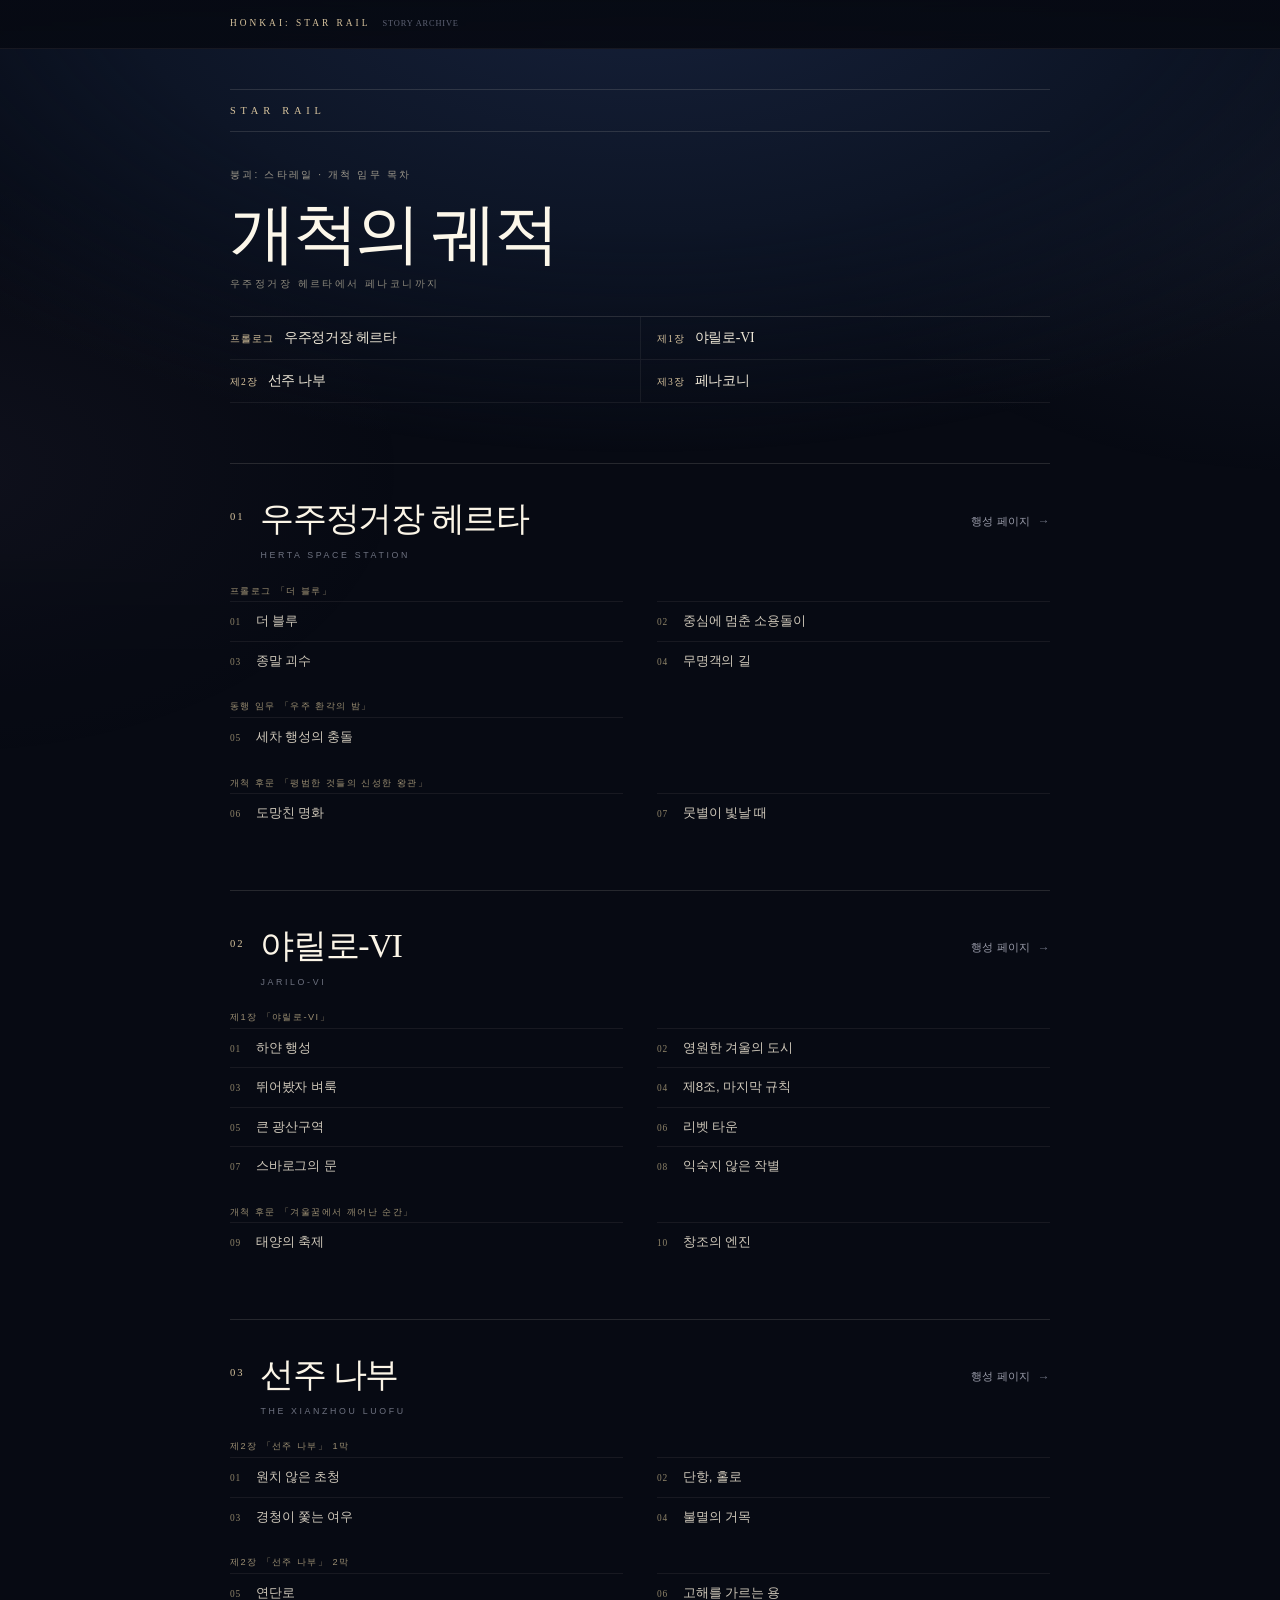
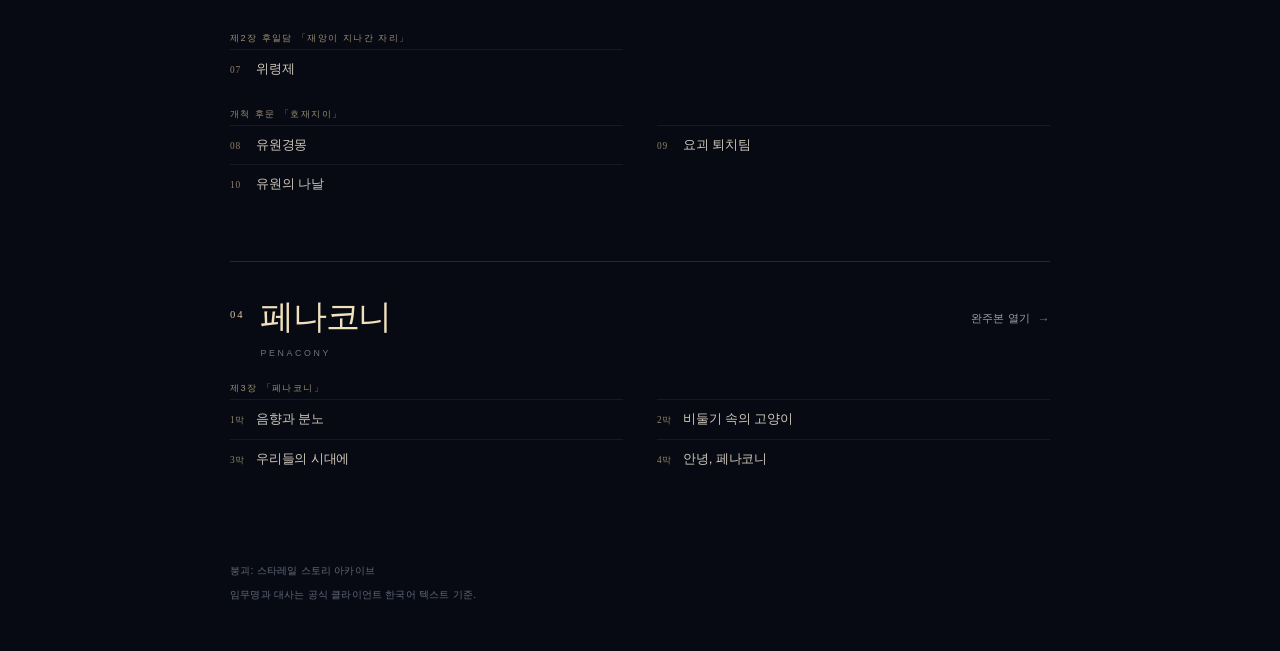
<file: index.html>
<!doctype html>
<html lang="ko">
<head>
<meta charset="utf-8">
<meta name="viewport" content="width=device-width,initial-scale=1,viewport-fit=cover">
<meta name="color-scheme" content="dark">
<title>붕괴: 스타레일 · 스토리 아카이브</title>
<meta name="description" content="붕괴: 스타레일 스토리 아카이브 — 행성별 막과 장, 원문 대사.">
<link rel="icon" href="data:image/svg+xml,%3Csvg%20xmlns='http://www.w3.org/2000/svg'%20viewBox='0%200%2032%2032'%3E%3Crect%20width='32'%20height='32'%20fill='%23070a13'/%3E%3Cpath%20d='M16%205.5l2.6%207.4%207.4%202.6-7.4%202.6-2.6%207.4-2.6-7.4L5.5%2015.5l7.4-2.6z'%20fill='none'%20stroke='%23d8c49e'%20stroke-width='1.3'/%3E%3C/svg%3E">
<link rel="stylesheet" href="hsr.css">
<link rel="stylesheet" href="chrome.css">
</head>
<body>
<div class="topbar"><div class="topbar-in">
  <a class="brand" href="./">HONKAI: STAR RAIL <i>STORY ARCHIVE</i></a>
</div></div>
<div class="wrap">
<header class="hero">
  <div class="mast"><span class="mast-l">STAR RAIL</span></div>
  <p class="kick">붕괴: 스타레일 · 개척 임무 목차</p>
  <h1>개척의 궤적<small>우주정거장 헤르타에서 페나코니까지</small></h1>
  <div class="acts">
    <a class="act" href="./herta/"><span class="act-n">프롤로그</span><span class="act-t">우주정거장 헤르타</span></a>
    <a class="act" href="./jarilo/"><span class="act-n">제1장</span><span class="act-t">야릴로-VI</span></a>
    <a class="act" href="./xianzhou/"><span class="act-n">제2장</span><span class="act-t">선주 나부</span></a>
    <a class="act" href="./penacony/"><span class="act-n">제3장</span><span class="act-t">페나코니</span></a>
  </div>
</header>
<main>
<div class="sec">
  <section class="pl" id="p-herta">
    <header class="pl-h"><span class="pl-n">01</span><div class="pl-id"><h2 class="pl-t"><a href="./herta/">우주정거장 헤르타</a></h2><p class="pl-l">HERTA SPACE STATION</p></div><a class="pl-go" href="./herta/"><span>행성 페이지</span><i>→</i></a></header>
    <div class="pl-ch">
      <p class="pl-gk">프롤로그 「더 블루」</p><ol class="chlist">
        <li><a href="./herta/#h01"><b>01</b><span>더 블루</span></a></li>
        <li><a href="./herta/#h02"><b>02</b><span>중심에 멈춘 소용돌이</span></a></li>
        <li><a href="./herta/#h03"><b>03</b><span>종말 괴수</span></a></li>
        <li><a href="./herta/#h04"><b>04</b><span>무명객의 길</span></a></li>
      </ol>
      <p class="pl-gk">동행 임무 「우주 환각의 밤」</p><ol class="chlist">
        <li><a href="./herta/#h05"><b>05</b><span>세차 행성의 충돌</span></a></li>
      </ol>
      <p class="pl-gk">개척 후문 「평범한 것들의 신성한 왕관」</p><ol class="chlist">
        <li><a href="./herta/#h06"><b>06</b><span>도망친 명화</span></a></li>
        <li><a href="./herta/#h07"><b>07</b><span>뭇별이 빛날 때</span></a></li>
      </ol>
    </div>
  </section>
  <section class="pl" id="p-jarilo">
    <header class="pl-h"><span class="pl-n">02</span><div class="pl-id"><h2 class="pl-t"><a href="./jarilo/">야릴로-VI</a></h2><p class="pl-l">JARILO-VI</p></div><a class="pl-go" href="./jarilo/"><span>행성 페이지</span><i>→</i></a></header>
    <div class="pl-ch">
      <p class="pl-gk">제1장 「야릴로-VI」</p><ol class="chlist">
        <li><a href="./jarilo/#j01"><b>01</b><span>하얀 행성</span></a></li>
        <li><a href="./jarilo/#j02"><b>02</b><span>영원한 겨울의 도시</span></a></li>
        <li><a href="./jarilo/#j03"><b>03</b><span>뛰어봤자 벼룩</span></a></li>
        <li><a href="./jarilo/#j04"><b>04</b><span>제8조, 마지막 규칙</span></a></li>
        <li><a href="./jarilo/#j05"><b>05</b><span>큰 광산구역</span></a></li>
        <li><a href="./jarilo/#j06"><b>06</b><span>리벳 타운</span></a></li>
        <li><a href="./jarilo/#j07"><b>07</b><span>스바로그의 문</span></a></li>
        <li><a href="./jarilo/#j08"><b>08</b><span>익숙지 않은 작별</span></a></li>
      </ol>
      <p class="pl-gk">개척 후문 「겨울꿈에서 깨어난 순간」</p><ol class="chlist">
        <li><a href="./jarilo/#j09"><b>09</b><span>태양의 축제</span></a></li>
        <li><a href="./jarilo/#j10"><b>10</b><span>창조의 엔진</span></a></li>
      </ol>
    </div>
  </section>
  <section class="pl" id="p-xianzhou">
    <header class="pl-h"><span class="pl-n">03</span><div class="pl-id"><h2 class="pl-t"><a href="./xianzhou/">선주 나부</a></h2><p class="pl-l">THE XIANZHOU LUOFU</p></div><a class="pl-go" href="./xianzhou/"><span>행성 페이지</span><i>→</i></a></header>
    <div class="pl-ch">
      <p class="pl-gk">제2장 「선주 나부」 1막</p><ol class="chlist">
        <li><a href="./xianzhou/#x01"><b>01</b><span>원치 않은 초청</span></a></li>
        <li><a href="./xianzhou/#x02"><b>02</b><span>단항, 홀로</span></a></li>
        <li><a href="./xianzhou/#x03"><b>03</b><span>경청이 쫓는 여우</span></a></li>
        <li><a href="./xianzhou/#x04"><b>04</b><span>불멸의 거목</span></a></li>
      </ol>
      <p class="pl-gk">제2장 「선주 나부」 2막</p><ol class="chlist">
        <li><a href="./xianzhou/#x05"><b>05</b><span>연단로</span></a></li>
        <li><a href="./xianzhou/#x06"><b>06</b><span>고해를 가르는 용</span></a></li>
      </ol>
      <p class="pl-gk">제2장 후일담 「재앙이 지나간 자리」</p><ol class="chlist">
        <li><a href="./xianzhou/#x07"><b>07</b><span>위령제</span></a></li>
      </ol>
      <p class="pl-gk">개척 후문 「호재지이」</p><ol class="chlist">
        <li><a href="./xianzhou/#x08"><b>08</b><span>유원경몽</span></a></li>
        <li><a href="./xianzhou/#x09"><b>09</b><span>요괴 퇴치팀</span></a></li>
        <li><a href="./xianzhou/#x10"><b>10</b><span>유원의 나날</span></a></li>
      </ol>
    </div>
  </section>
  <section class="pl pen" id="p-penacony">
    <header class="pl-h"><span class="pl-n">04</span><div class="pl-id"><h2 class="pl-t"><a href="./penacony/">페나코니</a></h2><p class="pl-l">PENACONY</p></div><a class="pl-go" href="./penacony/"><span>완주본 열기</span><i>→</i></a></header>
    <div class="pl-ch"><p class="pl-gk">제3장 「페나코니」</p><ol class="chlist">
      <li><a href="./penacony/"><b>1막</b><span>음향과 분노</span></a></li>
      <li><a href="./penacony/"><b>2막</b><span>비둘기 속의 고양이</span></a></li>
      <li><a href="./penacony/"><b>3막</b><span>우리들의 시대에</span></a></li>
      <li><a href="./penacony/"><b>4막</b><span>안녕, 페나코니</span></a></li>
    </ol></div>
  </section>
</div>
</main>
<footer class="foot"><p>붕괴: 스타레일 스토리 아카이브</p><p>임무명과 대사는 공식 클라이언트 한국어 텍스트 기준.</p></footer>
</div>
</body>
</html>
</file>
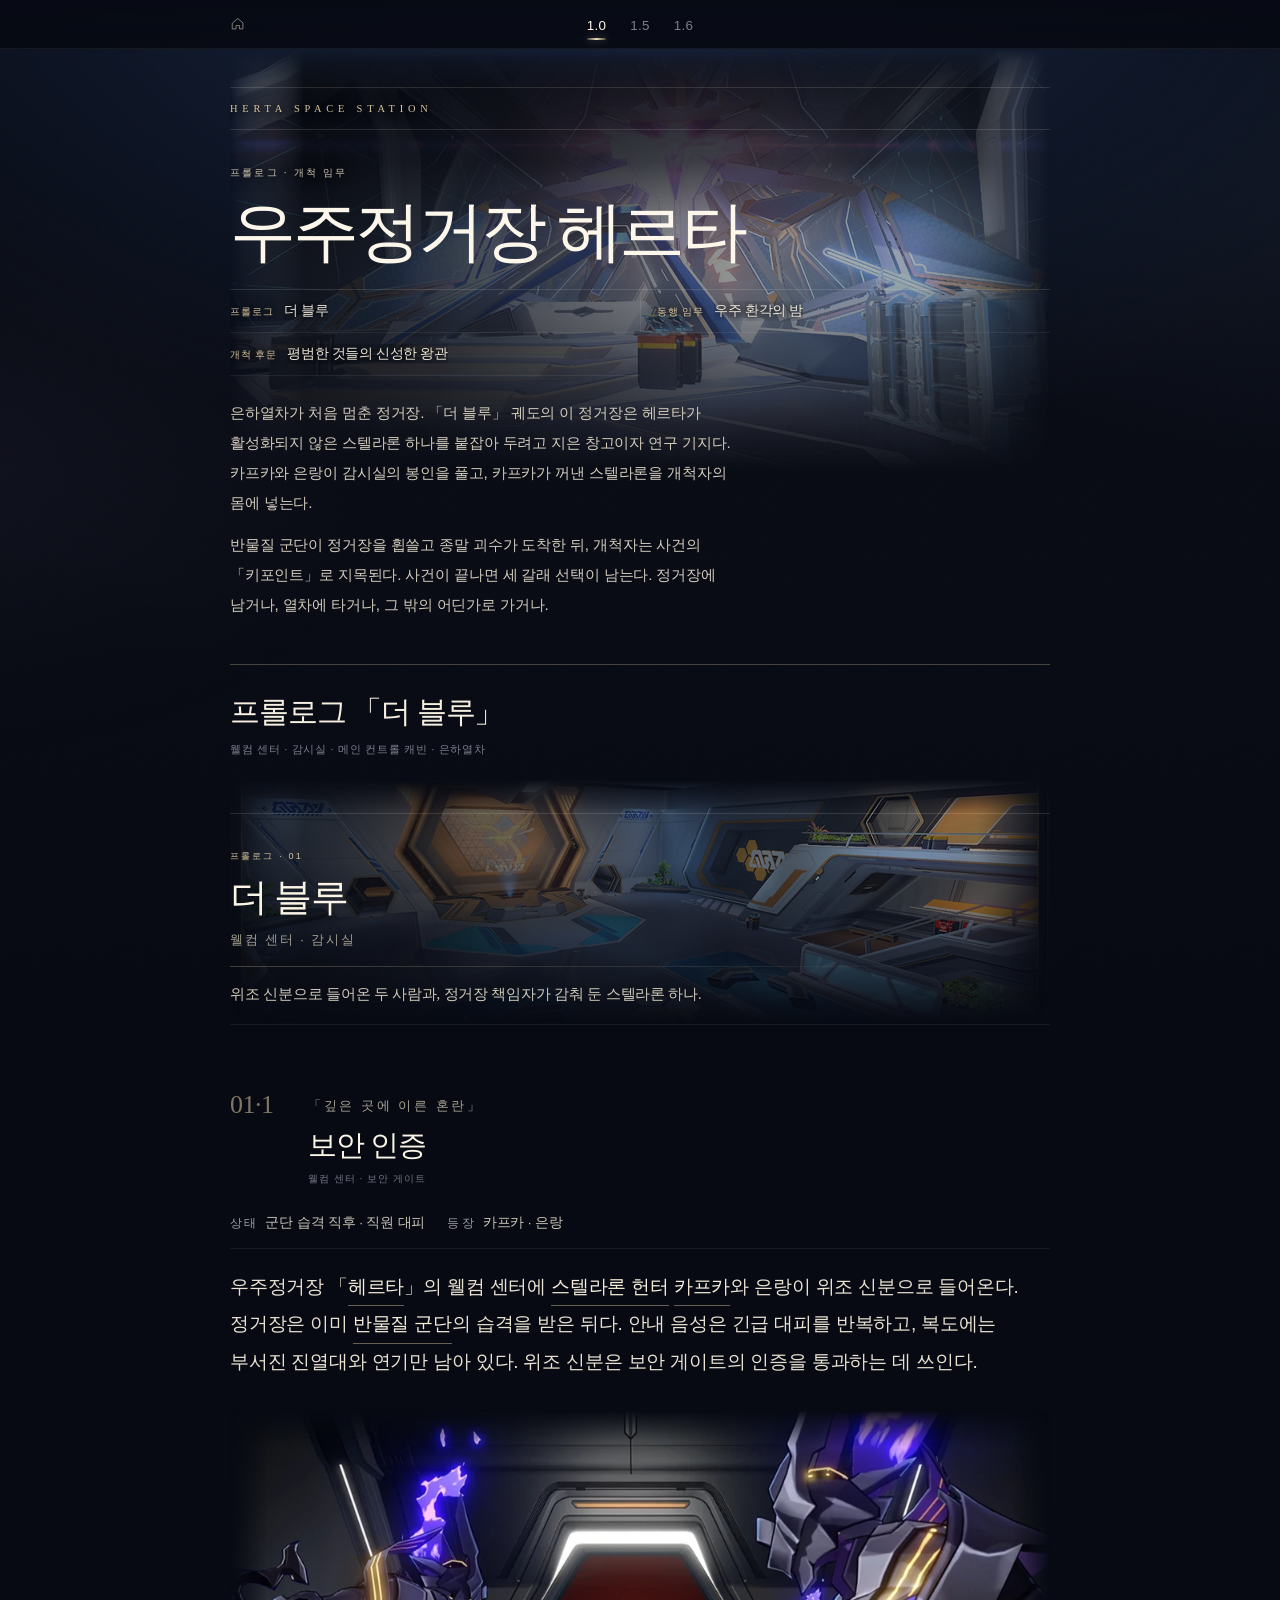
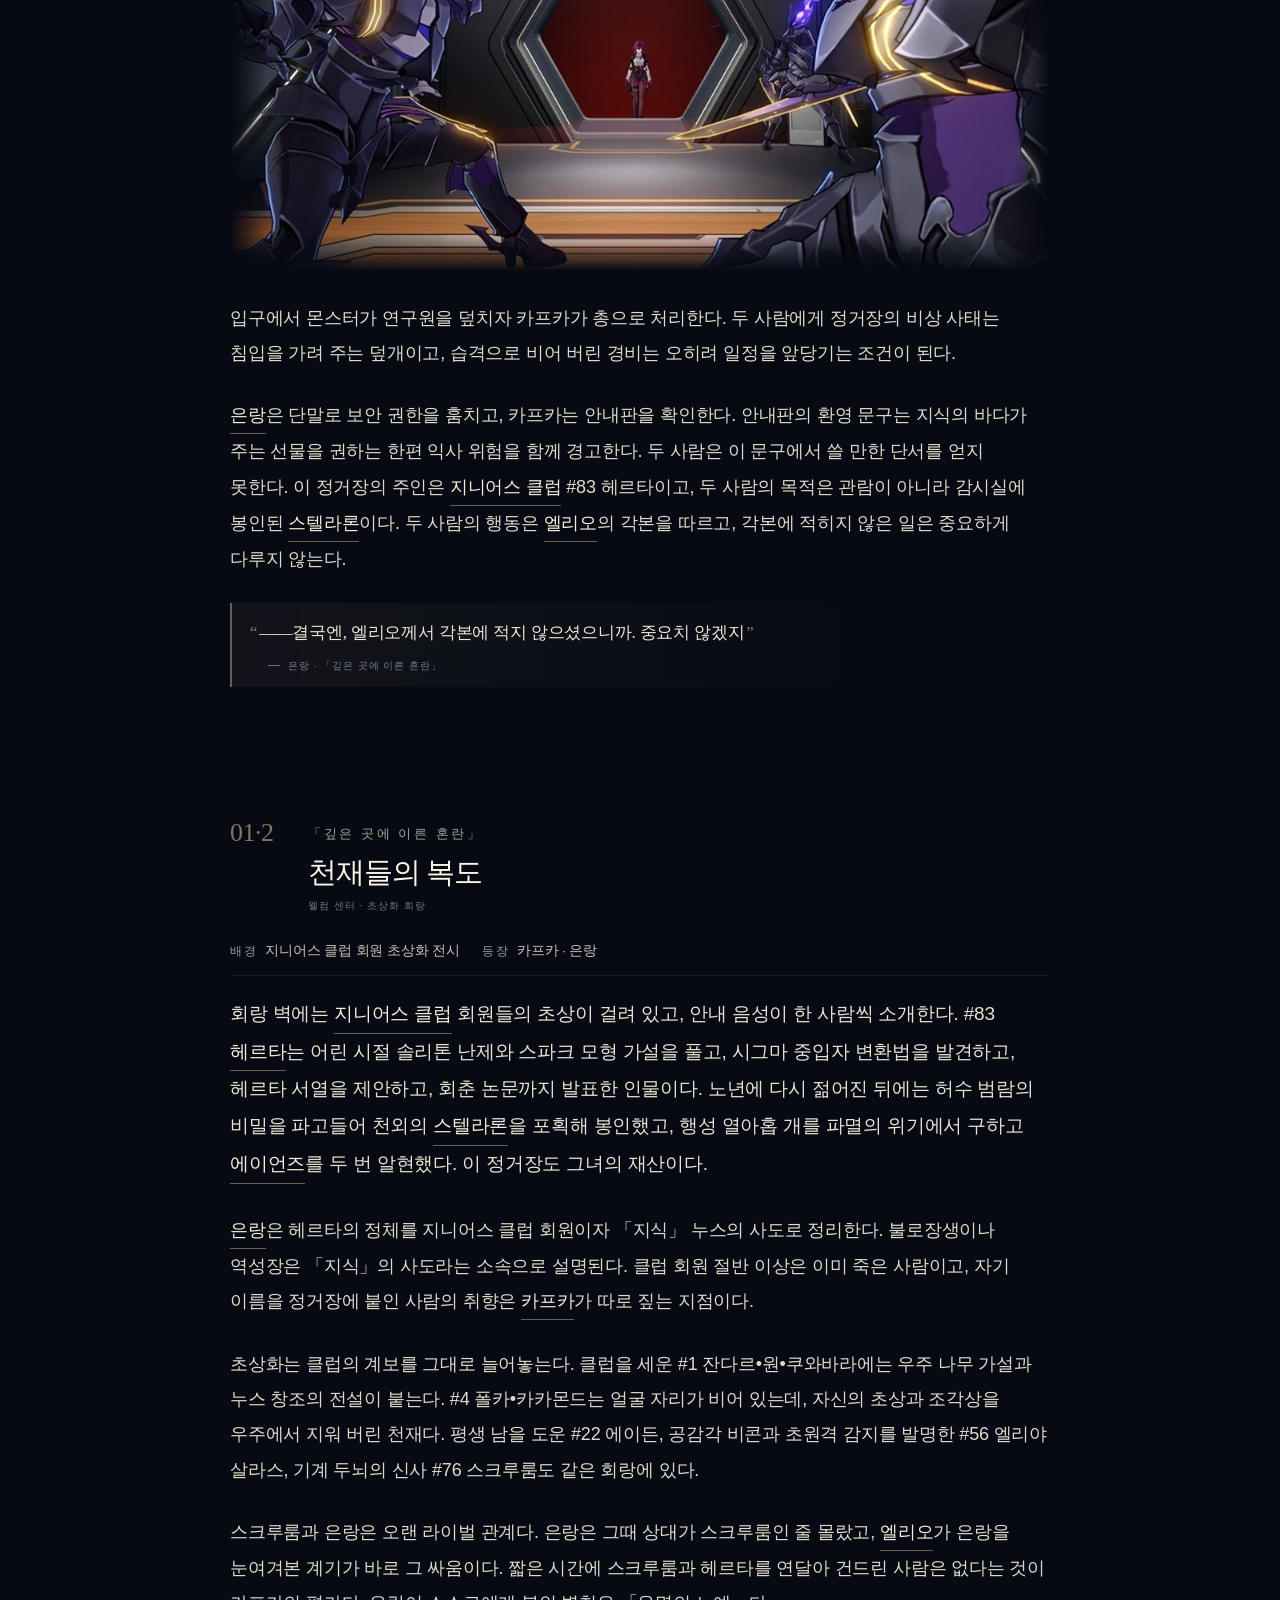
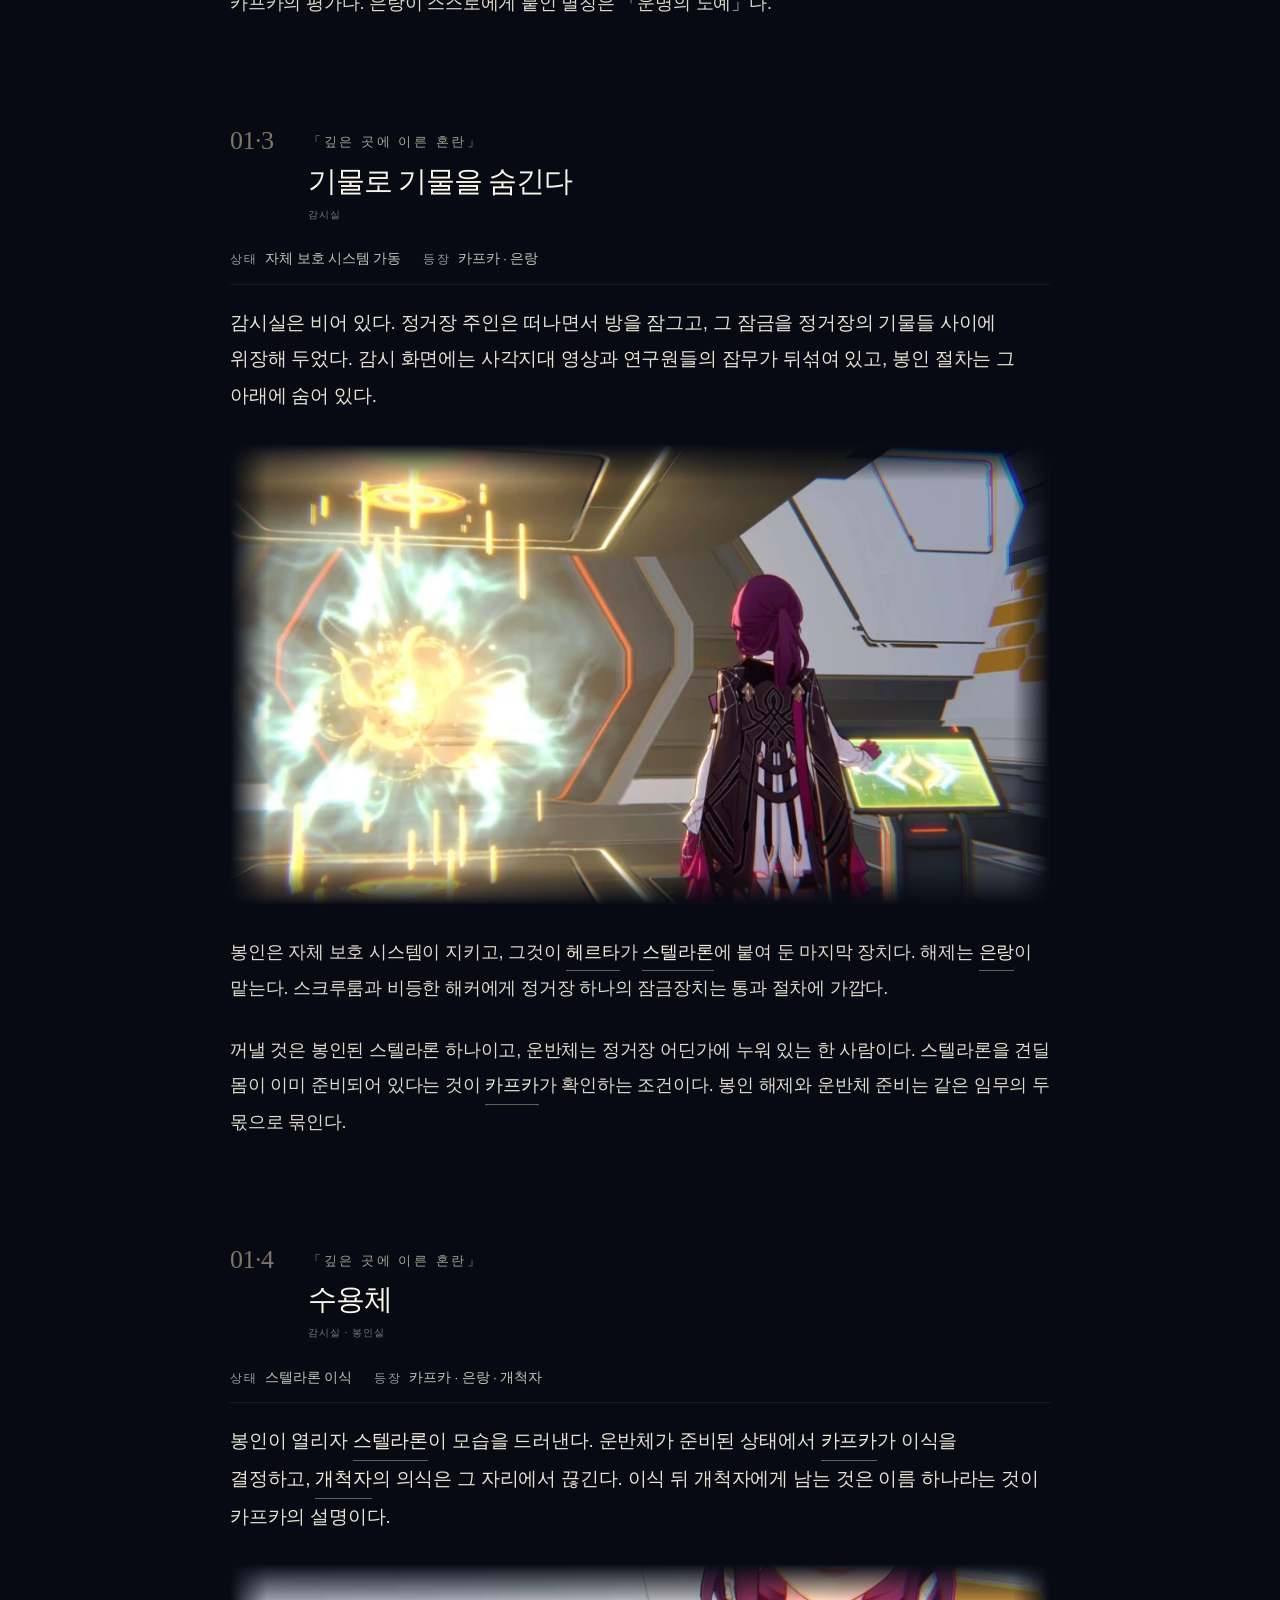
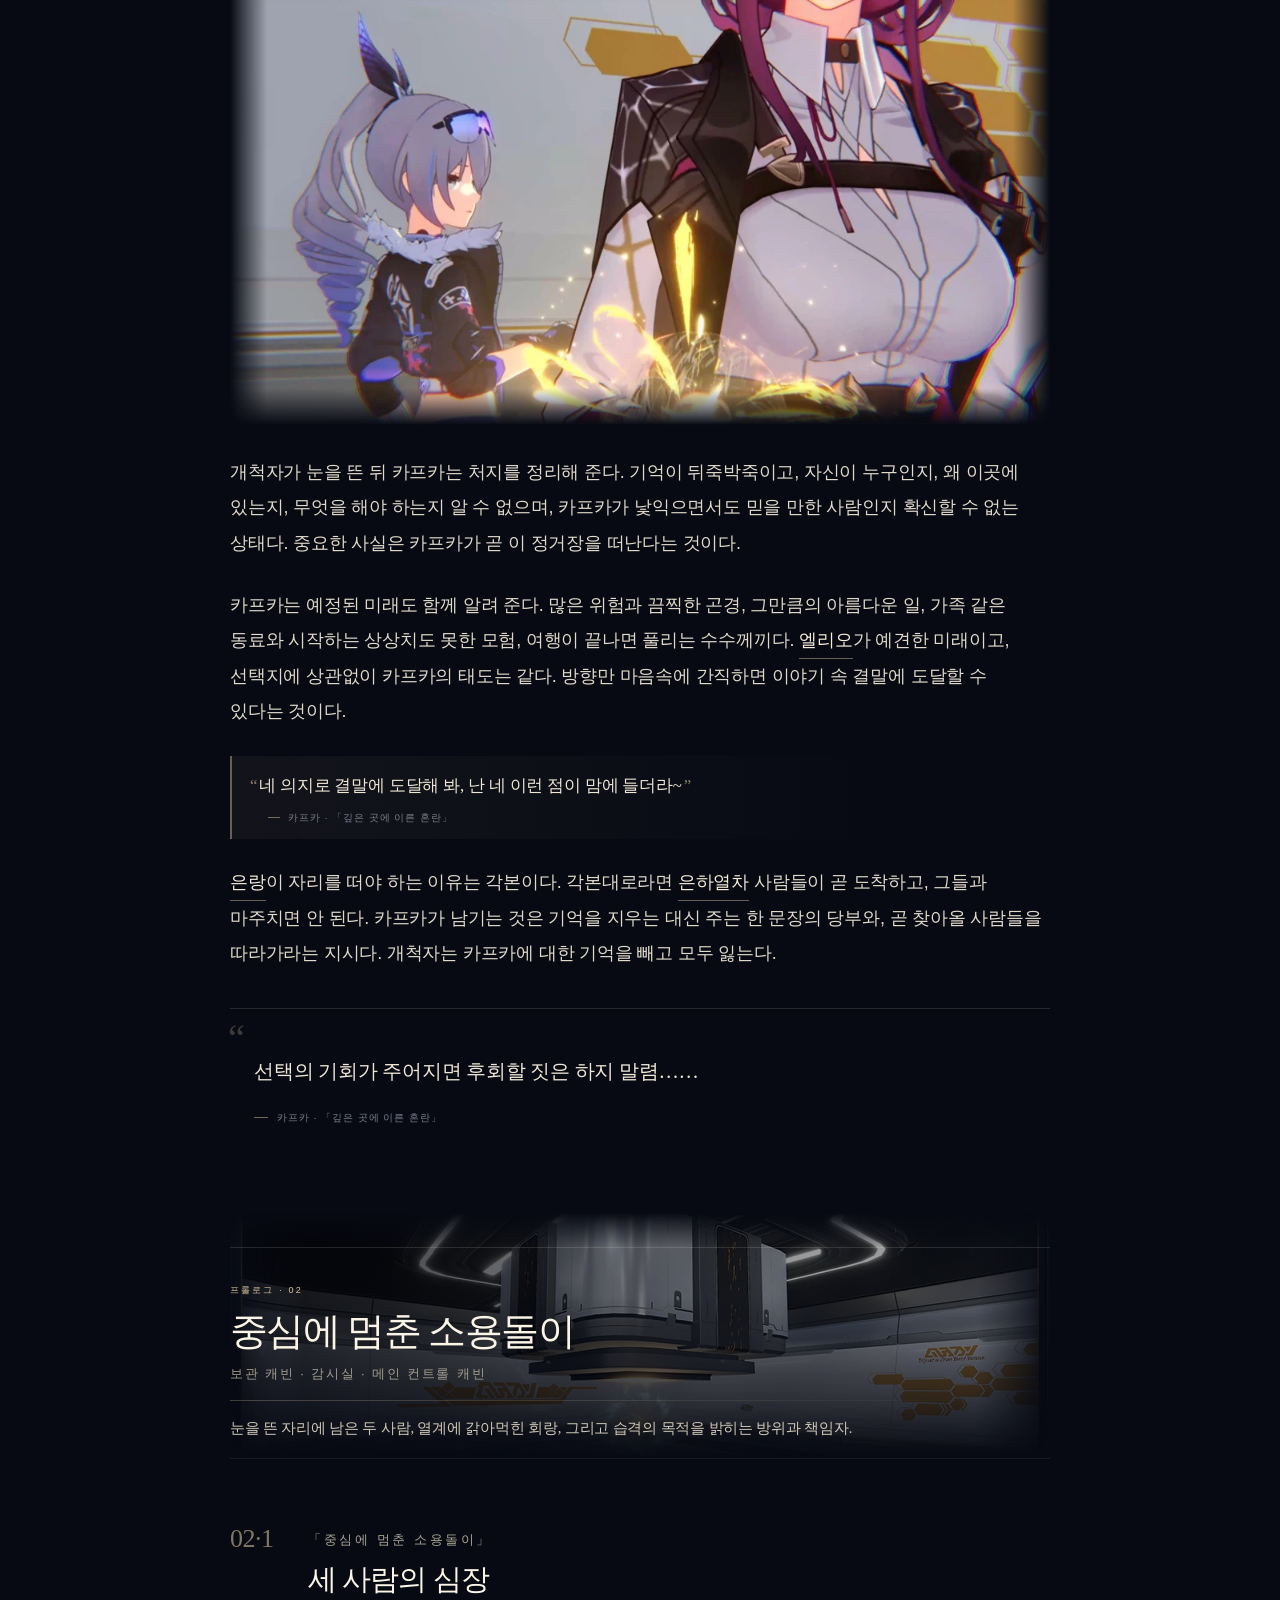
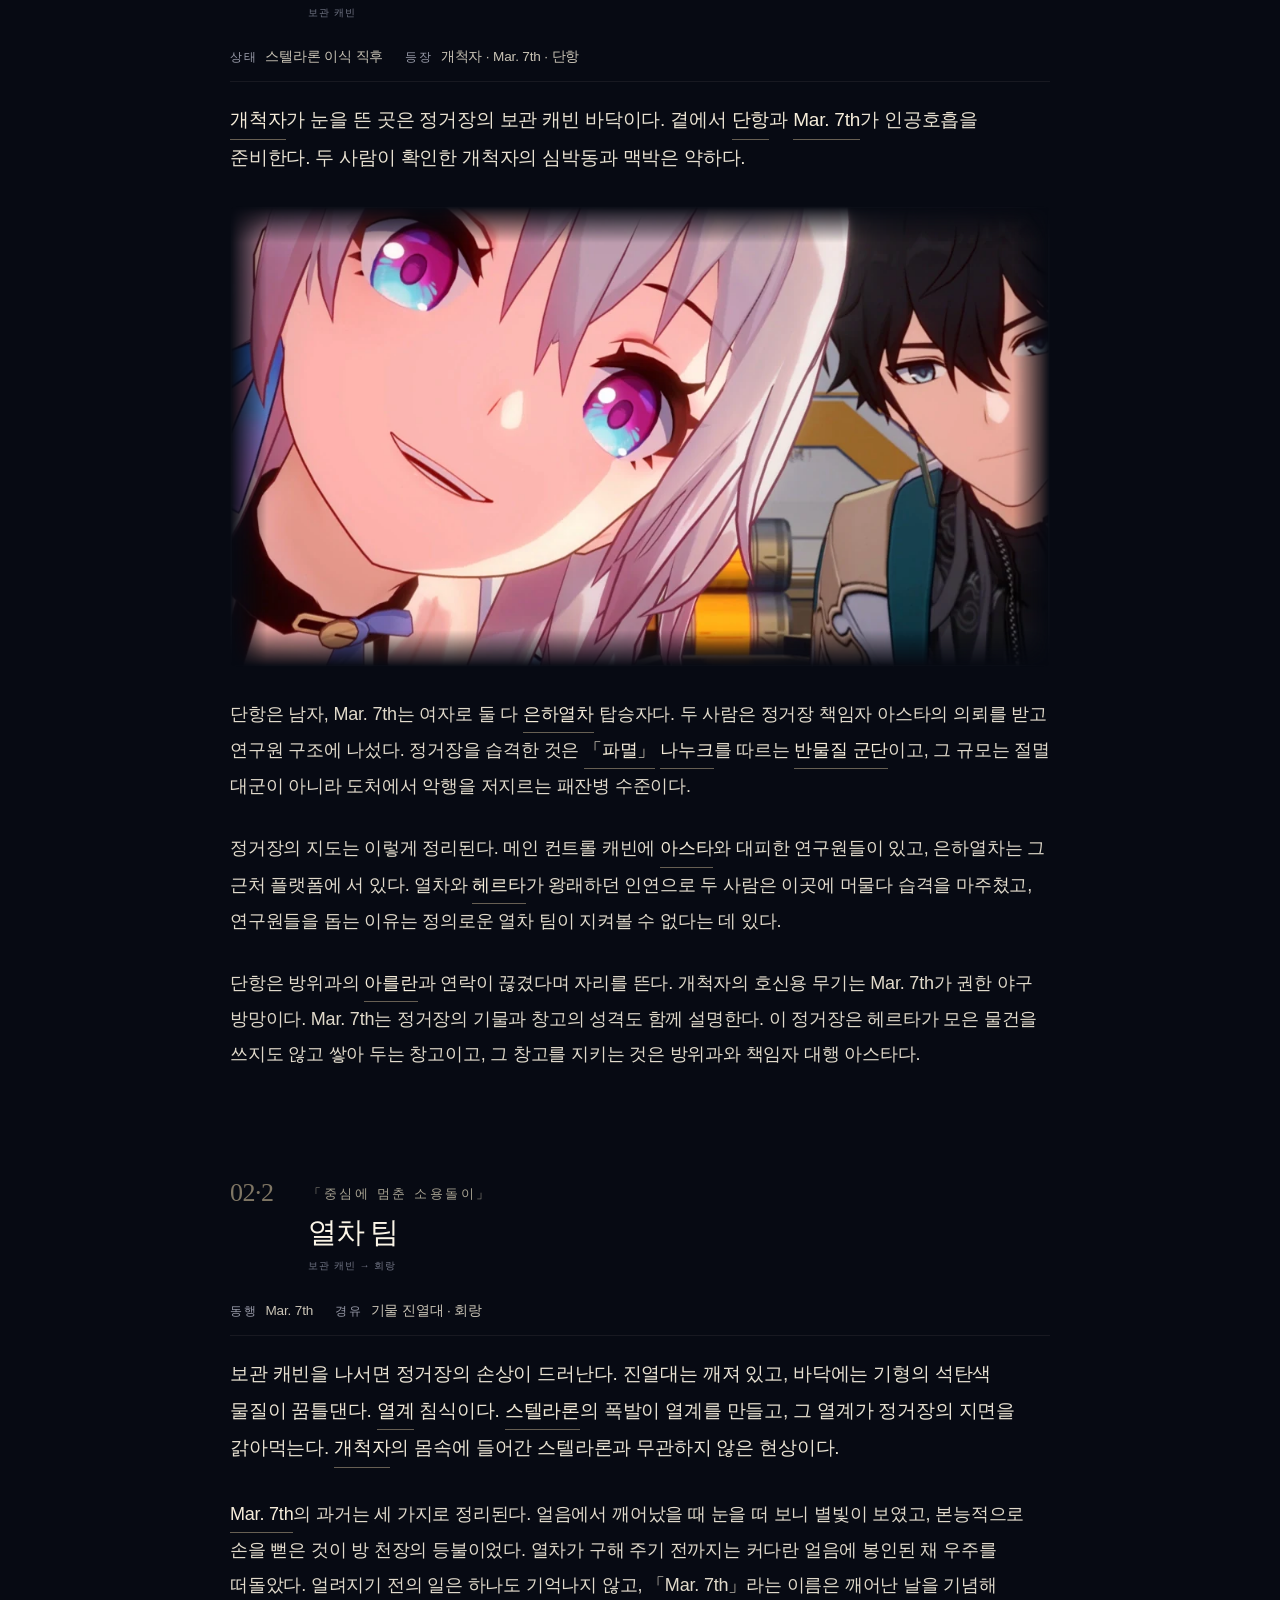
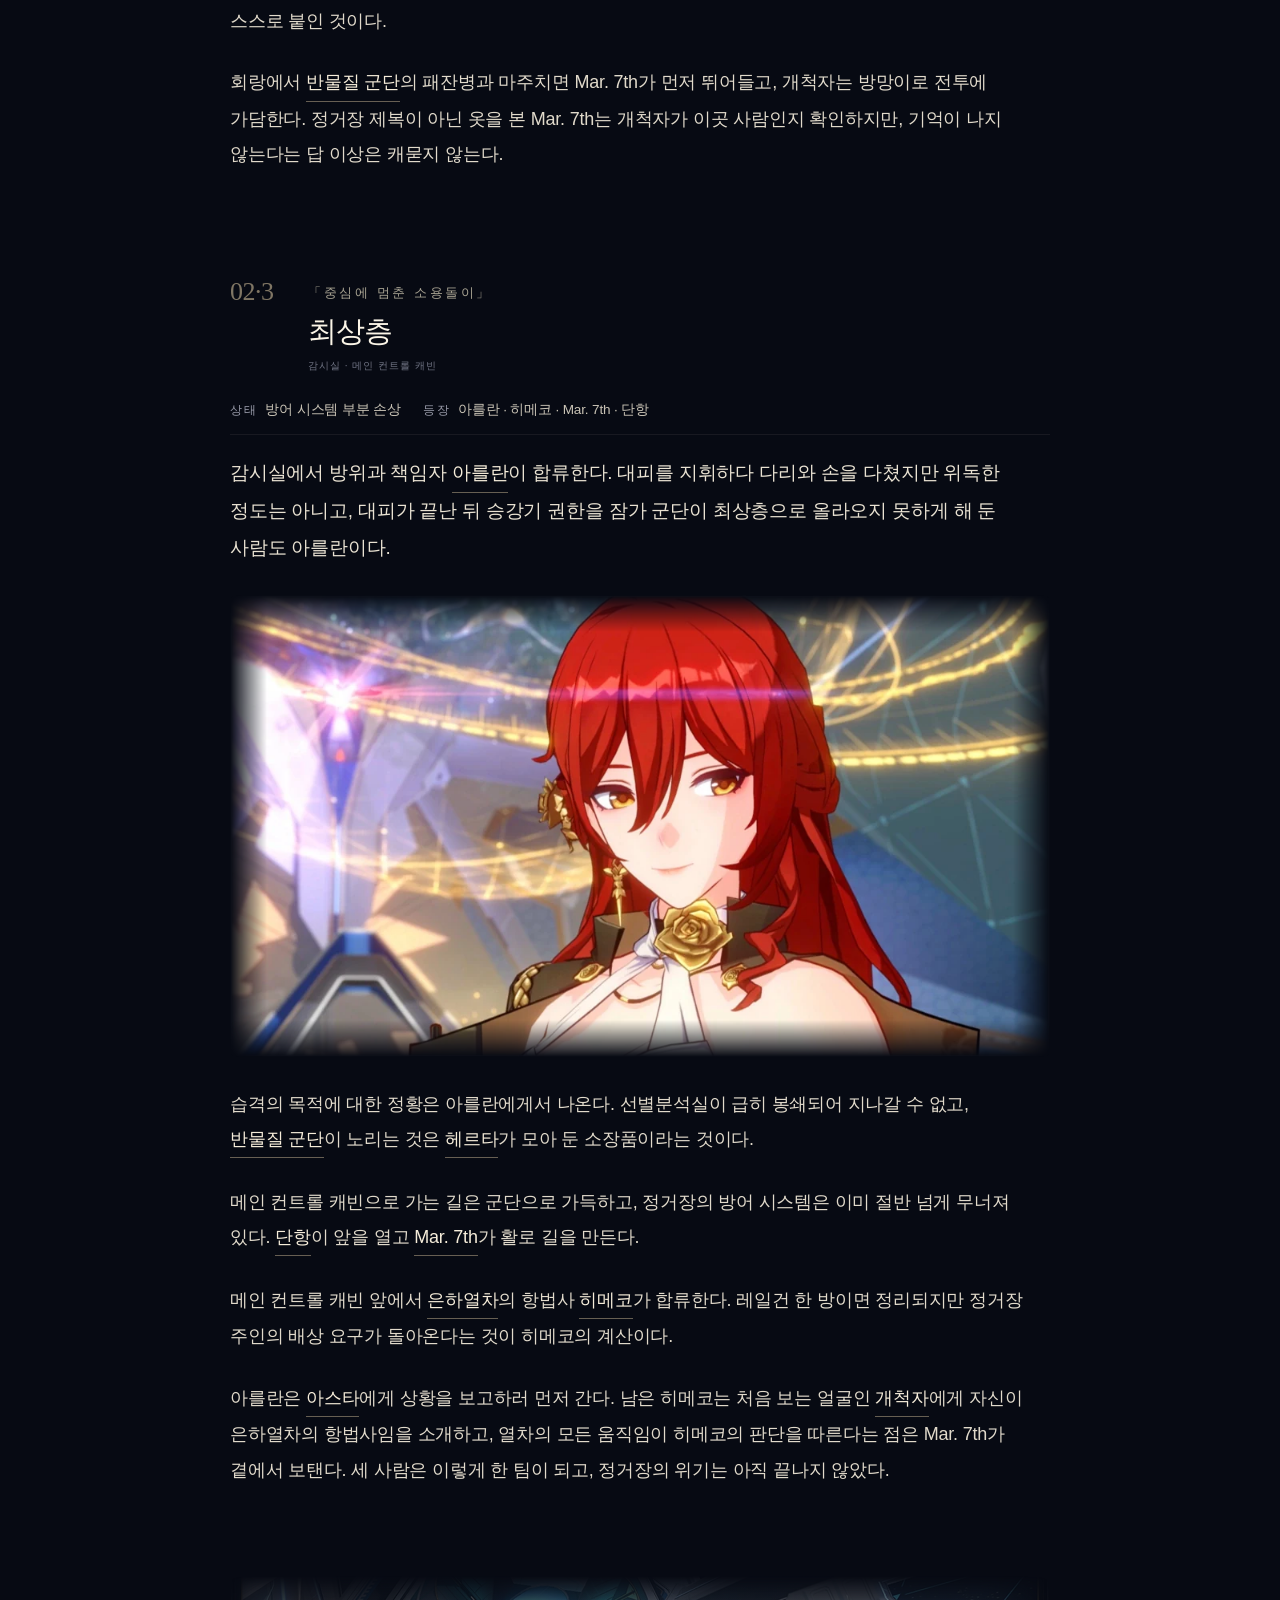
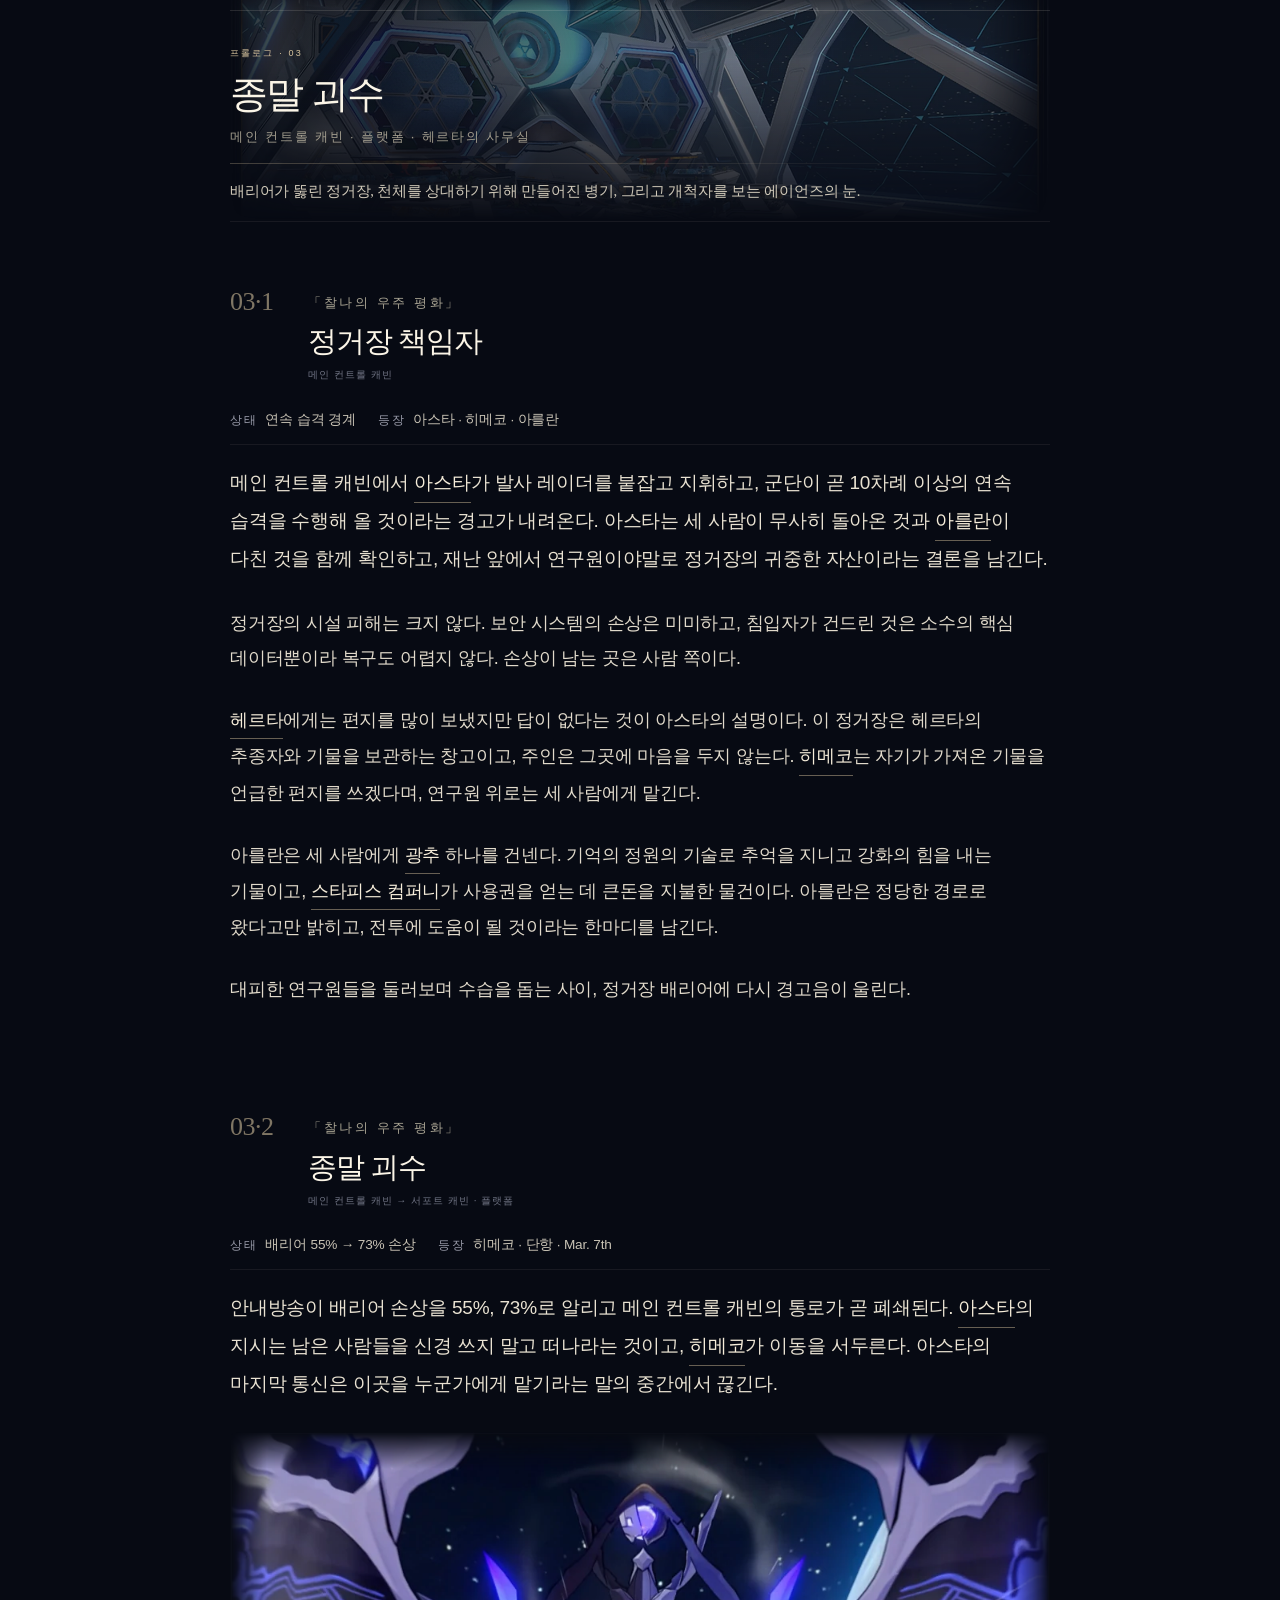
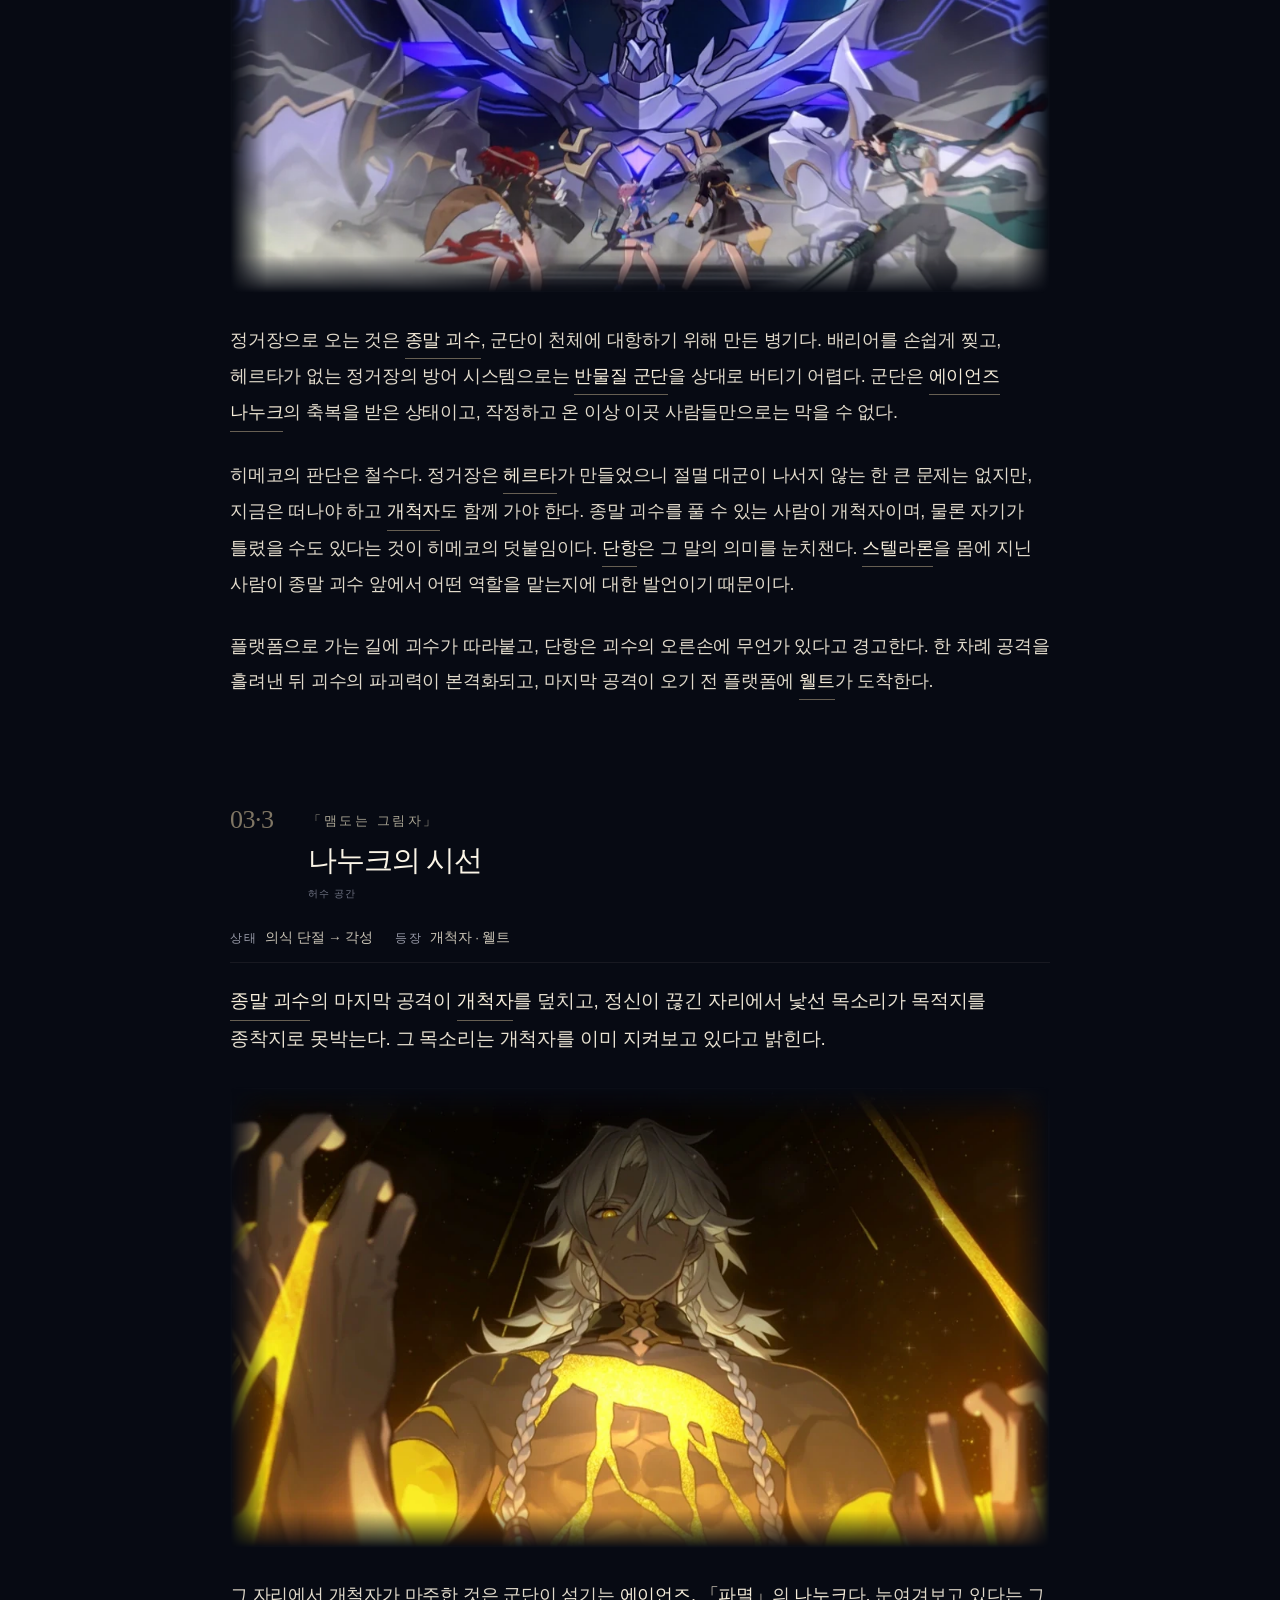
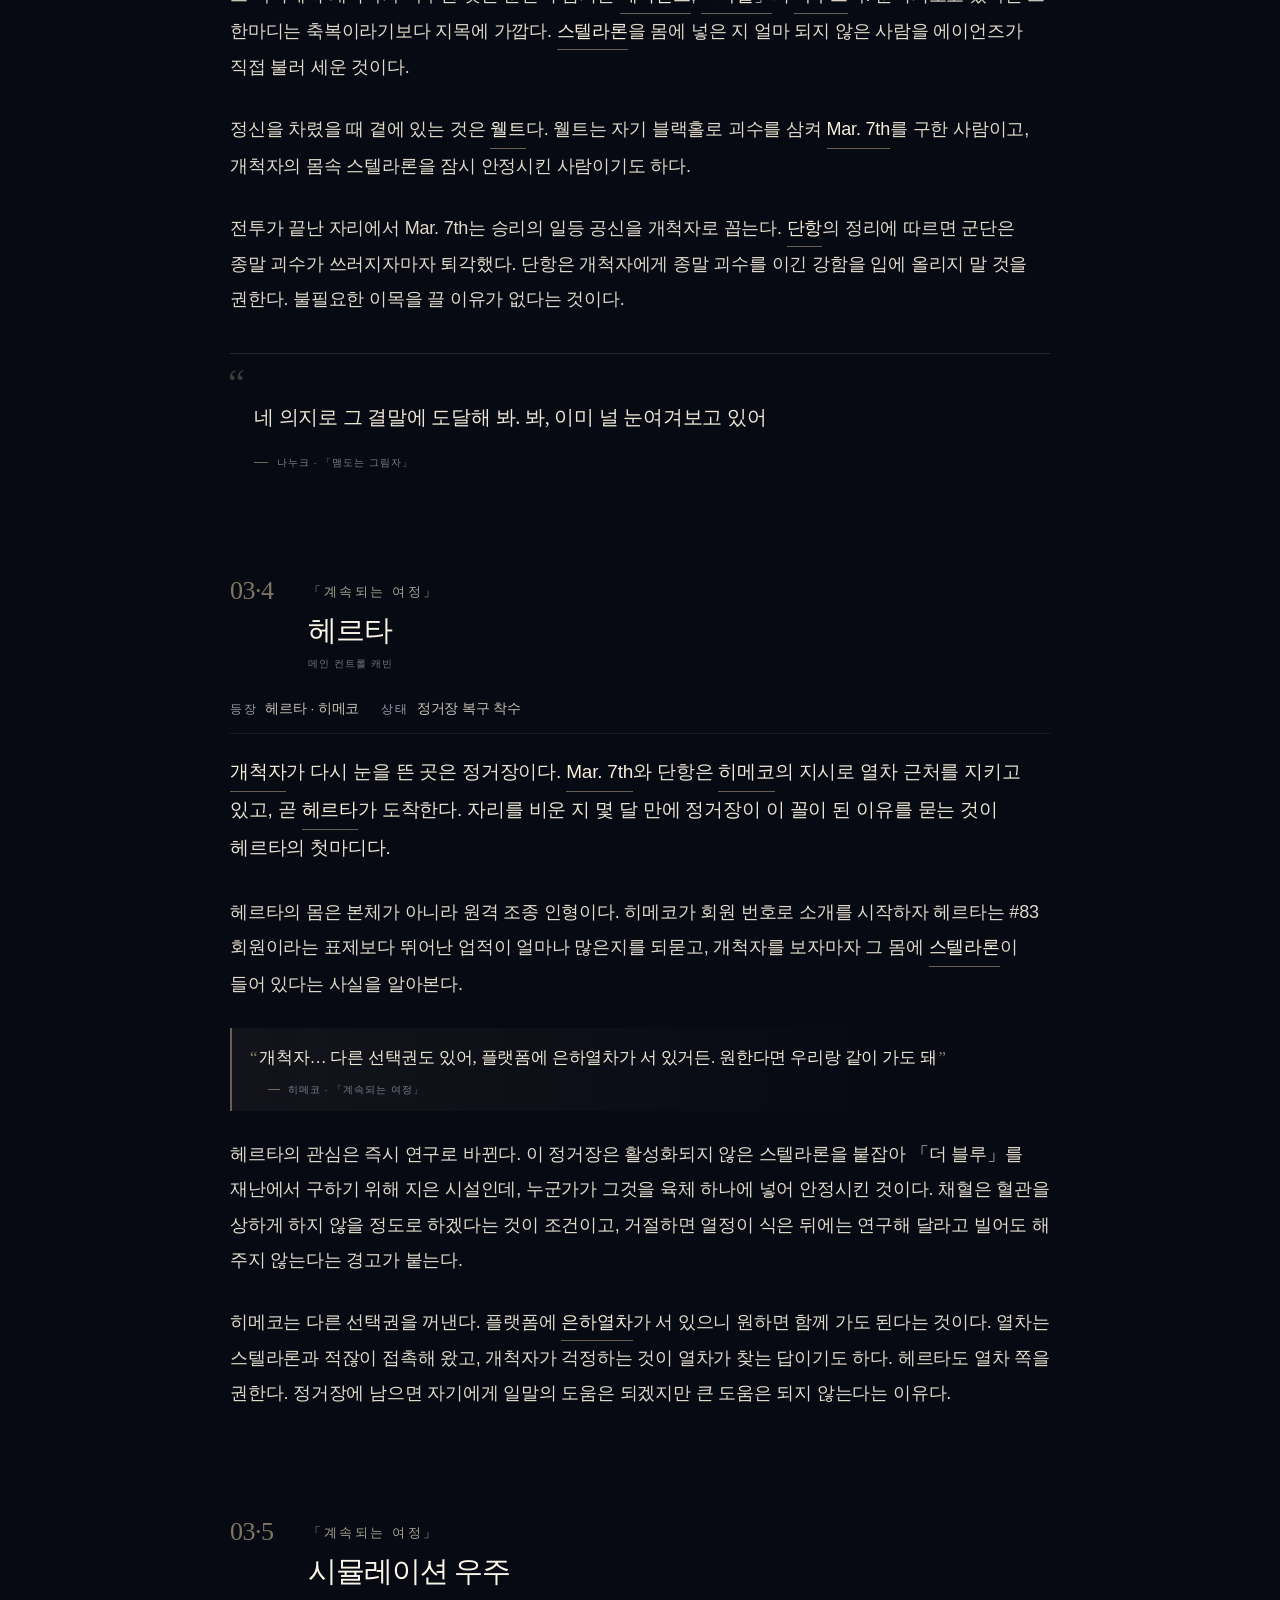
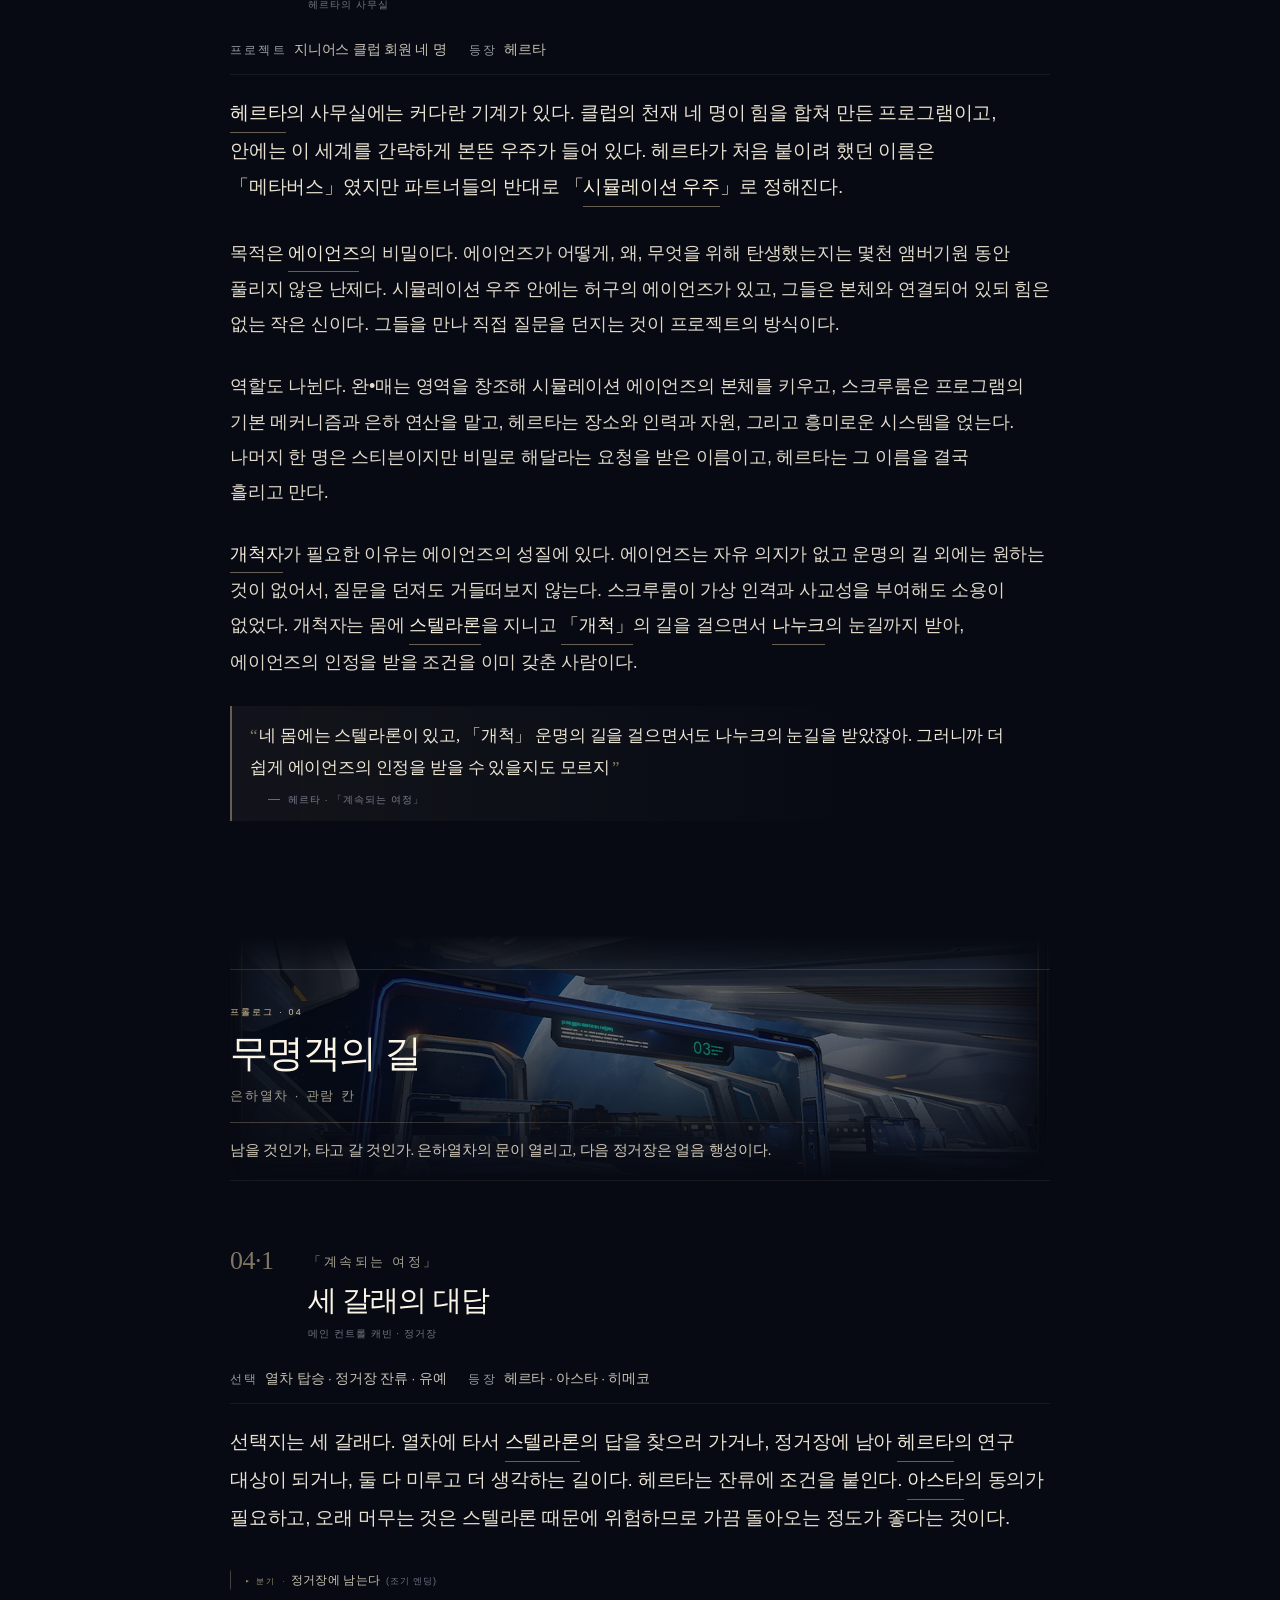
<file: herta/index.html>
<!doctype html>
<html lang="ko">
<head>
<meta charset="utf-8">
<meta name="viewport" content="width=device-width,initial-scale=1,viewport-fit=cover">
<meta name="color-scheme" content="dark">
<title>우주정거장 헤르타 · 프롤로그 · 동행 임무 · 개척 후문</title>
<meta name="description" content="우주정거장 헤르타의 프롤로그 네 장과 개척 후문 — 장면별 본문, 원문 대사, 인물·개념 카드.">
<link rel="icon" href="data:image/svg+xml,%3Csvg%20xmlns='http://www.w3.org/2000/svg'%20viewBox='0%200%2032%2032'%3E%3Crect%20width='32'%20height='32'%20fill='%23070a13'/%3E%3Cpath%20d='M16%205.5l2.6%207.4%207.4%202.6-7.4%202.6-2.6%207.4-2.6-7.4L5.5%2015.5l7.4-2.6z'%20fill='none'%20stroke='%23d8c49e'%20stroke-width='1.3'/%3E%3C/svg%3E">
<style>
:root{
  --bg:#070A13; --bg2:#0A101C; --navy:#0E1728; --card:#0B1322;
  --ink:#F2EDE1; --ink2:#D2CBBC; --ink3:#A29D91; --ink4:#737684;
  --champ:#D8C49E; --champ2:#F0E2C2; --moon:#AFC2DF;
  --rule:rgba(242,237,225,.13); --rule2:rgba(242,237,225,.065);
  --serif:"Noto Serif CJK KR","Noto Serif KR","AppleMyungjo","Nanum Myeongjo","NanumMyeongjo",Palatino,Georgia,serif;
  --sans:-apple-system,BlinkMacSystemFont,"Noto Sans CJK KR","Apple SD Gothic Neo","Noto Sans KR","Pretendard","Malgun Gothic",sans-serif;
  --pad:20px; --rail:280px; --gap:76px; --body:664px; --stageH:118px;
  --ease:cubic-bezier(.2,.75,.2,1);
}
*{box-sizing:border-box;-webkit-tap-highlight-color:transparent}
html{margin:0;padding:0;-webkit-text-size-adjust:100%;scroll-behavior:smooth}
body{position:relative;margin:0;background:var(--bg);color:var(--ink);font-family:var(--sans);font-size:16px;line-height:1.86;
  letter-spacing:-.011em;word-break:keep-all;overflow-wrap:break-word;overflow-x:hidden;
  -webkit-font-smoothing:antialiased;text-rendering:optimizeLegibility;padding-bottom:env(safe-area-inset-bottom)}
body::before{content:"";position:absolute;left:0;right:0;top:0;height:1280px;z-index:0;pointer-events:none;
  -webkit-mask-image:linear-gradient(180deg,#000 0%,#000 48%,rgba(0,0,0,0) 94%);
  mask-image:linear-gradient(180deg,#000 0%,#000 48%,rgba(0,0,0,0) 94%);
  background:
    radial-gradient(92% 58% at 50% -6%, #17223C 0%, #0D1526 46%, rgba(7,10,19,0) 80%),
    radial-gradient(56% 38% at 102% 16%, rgba(112,132,178,.09), rgba(112,132,178,0) 70%),
    radial-gradient(50% 36% at -4% 42%, rgba(150,124,164,.07), rgba(150,124,164,0) 72%)}
body::after{content:"";position:absolute;left:0;right:0;top:0;height:1280px;z-index:0;pointer-events:none;opacity:.028;
  -webkit-mask-image:linear-gradient(180deg,#000 0%,#000 46%,rgba(0,0,0,0) 90%);
  mask-image:linear-gradient(180deg,#000 0%,#000 46%,rgba(0,0,0,0) 90%);
  background-image:url("data:image/svg+xml,%3Csvg xmlns='http://www.w3.org/2000/svg' width='160' height='160'%3E%3Cfilter id='n'%3E%3CfeTurbulence type='fractalNoise' baseFrequency='.9' numOctaves='3'/%3E%3C/filter%3E%3Crect width='160' height='160' filter='url(%23n)'/%3E%3C/svg%3E")}
.page{position:relative;z-index:1;max-width:calc(var(--rail) + var(--gap) + var(--body) + var(--pad)*2);
  margin:0 auto;padding:0 var(--pad)}
::selection{background:rgba(216,196,158,.26);color:#FFF8E9}

/* ===== hero ===== */
.hero{position:relative;overflow:hidden;display:flex;flex-direction:column;justify-content:center;
  padding:44px 0 40px}
.mast{position:relative;display:flex;align-items:baseline;justify-content:space-between;gap:14px;
  padding:11px 0;border-top:1px solid var(--rule);border-bottom:1px solid var(--rule)}
.mast-l{font-family:var(--serif);font-size:10.4px;letter-spacing:.46em;color:var(--champ)}
.mast-r{font-size:8.8px;letter-spacing:.22em;color:var(--ink4);white-space:nowrap}
.kick{position:relative;margin:clamp(26px,5vh,42px) 0 0;font-size:10px;letter-spacing:.22em;color:#9E998C}
h1{position:relative;margin:16px 0 0;font-family:var(--serif);font-weight:500;font-size:clamp(46px,12vw,76px);
  line-height:1.04;letter-spacing:-.05em;color:#FCF7EA}
h1 small{display:block;margin-top:8px;font-family:var(--sans);font-size:11px;font-weight:400;letter-spacing:.2em;color:#8F8B7E}
.acts{position:relative;display:grid;grid-template-columns:1fr 1fr;gap:0;margin:26px 0 0;border-top:1px solid var(--rule)}
.act{display:flex;align-items:baseline;gap:10px;padding:12px 0;border-bottom:1px solid var(--rule2);min-width:0}
.act:nth-child(odd){padding-right:16px}
.act:nth-child(even){padding-left:16px;border-left:1px solid var(--rule2)}
.act-n{font-family:var(--serif);font-size:10px;letter-spacing:.14em;color:var(--champ);flex:0 0 auto}
.act-t{font-family:var(--serif);font-size:14.4px;line-height:1.45;letter-spacing:-.02em;color:#EDE6D6;
  white-space:nowrap;overflow:hidden;text-overflow:ellipsis}
.lede{position:relative;margin:24px 0 0;font-size:16px;line-height:1.92;color:var(--ink2);max-width:32em}
.vrow{position:relative;display:flex;align-items:center;flex-wrap:wrap;gap:10px;margin:24px 0 0}
.vnote{font-size:10.8px;line-height:1.6;color:#858796;letter-spacing:.02em}
.hint{position:relative;margin:16px 0 0;font-size:11.2px;line-height:1.85;color:#7E8090;max-width:34em}
.cue{position:relative;margin:clamp(26px,4.2vh,36px) 0 0;display:flex;align-items:center;gap:10px}
@media (max-width:699px){.cue{display:none}}
.cue i{display:block;width:1px;height:24px;background:linear-gradient(180deg,rgba(216,196,158,.65),rgba(216,196,158,0))}
.cue span{font-size:8.2px;letter-spacing:.34em;color:#686C7B}

/* ===== 공통 알약 ===== */
.pill{display:inline-flex;align-items:center;gap:7px;appearance:none;border:1px solid rgba(216,196,158,.4);
  background:#060A14;color:#EADFC7;font:inherit;font-size:11.2px;letter-spacing:.01em;cursor:pointer;
  padding:7px 13px 6px;border-radius:999px;transition:border-color .18s var(--ease),color .18s var(--ease),background .18s var(--ease)}
.pill:hover{border-color:rgba(216,196,158,.76);color:#FFF7E6;background:#080D1A}
.pill:focus-visible{outline:1px solid rgba(216,196,158,.85);outline-offset:3px}
.pill .dot{width:4px;height:4px;border-radius:50%;background:var(--champ)}
.pill.sm{font-size:10px;padding:5px 10px 4px}

/* ===== shell / 좌측 목차 ===== */
.shell{display:block}
.rail{margin:0 0 8px}
.rail-h{display:flex;align-items:center;justify-content:space-between;gap:12px;
  padding-bottom:0;border-bottom:1px solid var(--rule)}
.rail-t{display:flex;align-items:baseline;gap:10px;background:none;border:0;padding:14px 0 13px;
  font:inherit;color:inherit;cursor:pointer;text-align:left;flex:1 1 auto;min-width:0}
.rail-t b{margin:0;font-family:var(--serif);font-size:11px;font-weight:400;letter-spacing:.32em;color:var(--champ)}
.rail-t em{font-style:normal;font-size:9.6px;letter-spacing:.03em;color:#7B7E8D}
.rail-t .ic{position:relative;width:7px;height:7px;flex:0 0 auto;margin:-3px 0 0 3px;
  border-right:1px solid #8A8C96;border-bottom:1px solid #8A8C96;transform:rotate(45deg);
  transition:transform .22s var(--ease),border-color .22s var(--ease)}
.rail[data-open="1"] .rail-t .ic{transform:rotate(225deg);border-color:var(--champ)}
.rail .toc{display:none}
.rail[data-open="1"] .toc{display:block}
.rail .pill.sm{margin:12px 0}

.toc{margin:0;padding:0;list-style:none}
.vol{border-bottom:1px solid var(--rule2)}
.vol-h{display:flex;align-items:flex-start;gap:11px;width:100%;padding:15px 2px 12px;background:none;border:0;
  font:inherit;color:inherit;text-align:left;cursor:pointer}
.v-no{font-family:var(--serif);font-size:10px;letter-spacing:.2em;color:var(--champ);flex:0 0 auto;min-width:22px;padding-top:2px}
.v-tx{flex:1 1 auto;min-width:0}
.v-t{display:block;font-family:var(--serif);font-weight:500;font-size:15.4px;line-height:1.4;letter-spacing:-.02em;
  color:#F4EEDF;white-space:nowrap;overflow:hidden;text-overflow:ellipsis}
.v-s{display:block;font-style:normal;font-size:9.2px;letter-spacing:.12em;color:#7A7D8D;margin-top:4px}
.v-ic{flex:0 0 auto;position:relative;width:9px;height:9px;margin-top:7px}
.v-ic::before,.v-ic::after{content:"";position:absolute;background:#84868F;transition:transform .22s var(--ease),background .22s var(--ease)}
.v-ic::before{left:0;top:4px;width:9px;height:1px}
.v-ic::after{left:4px;top:0;width:1px;height:9px}
.vol[data-open="1"]>.vol-h .v-ic::after{transform:scaleY(0)}
.vol.cur>.vol-h .v-ic::before{background:var(--champ)}
.vol.cur[data-open="0"] .v-no::before{content:"";display:inline-block;width:3px;height:3px;border-radius:50%;
  background:var(--champ);margin-right:6px;vertical-align:2px}
.vol.cur>.vol-h .v-t{color:#FFF8E9}
.chs,.leaves{display:none;margin:0;padding:0;list-style:none}
.vol[data-open="1"]>.chs{display:block}
.ch[data-open="1"]>.leaves{display:block}
.ch-h{display:flex;align-items:baseline;gap:8px;width:100%;padding:7px 2px 7px 0;background:none;border:0;
  border-top:1px solid var(--rule2);font:inherit;color:inherit;text-align:left;cursor:pointer}
.c-no{font-family:var(--serif);font-size:9.2px;letter-spacing:.14em;color:#9C916F;flex:0 0 auto;min-width:18px}
.c-t{flex:1 1 auto;min-width:0;font-size:12.4px;line-height:1.5;letter-spacing:-.012em;color:#BAB5A7;
  white-space:nowrap;overflow:hidden;text-overflow:ellipsis}
.c-t i{font-style:normal;color:#7F8290;font-size:10.6px}
.c-ct{flex:0 0 auto;font-size:8.8px;letter-spacing:.08em;color:#606376;min-width:10px;text-align:right;margin-left:4px}
.c-ic{flex:0 0 auto;position:relative;width:8px;height:8px;margin-left:9px}
.c-ic.solo{visibility:hidden}
.c-ic::before,.c-ic::after{content:"";position:absolute;background:#6E7183;transition:transform .2s var(--ease)}
.c-ic::before{left:0;top:3.5px;width:8px;height:1px}
.c-ic::after{left:3.5px;top:0;width:1px;height:8px}
.ch[data-open="1"]>.ch-h .c-ic::after{transform:scaleY(0)}
.ch.cur>.ch-h .c-t{color:#F6EEDC}
.ch.cur>.ch-h .c-no{color:var(--champ)}
.leaves{padding:0 0 9px 0}
.leaf{display:flex;align-items:baseline;gap:7px;padding:6px 4px 6px 18px;position:relative;
  font-size:11px;line-height:1.55;color:#A8A49B;text-decoration:none;border-radius:2px;
  transition:color .16s var(--ease),background .16s var(--ease)}
.leaf+.leaf{border-top:1px solid rgba(242,237,225,.04)}
.leaf::before{content:"";position:absolute;left:5px;top:13px;width:4px;height:1px;background:rgba(216,196,158,.36);
  transition:width .18s var(--ease),background .18s var(--ease)}
.l-pov{flex:0 0 auto;font-family:var(--serif);font-size:8.4px;letter-spacing:.06em;color:#707383;min-width:7px}
.l-t{flex:1 1 auto;min-width:0;white-space:nowrap;overflow:hidden;text-overflow:ellipsis}
.l-v{flex:0 0 auto;font-size:8.2px;letter-spacing:.1em;color:#5F6374}
.leaf:hover{color:#F1E9D8;background:rgba(242,237,225,.028)}
.leaf:hover::before{width:10px;background:rgba(216,196,158,.8)}
.leaf.cur{color:#FFF8E9;background:rgba(216,196,158,.075)}
.leaf.cur::before{width:10px;background:var(--champ)}
.leaf.cur .l-pov{color:var(--champ)}
.leaf.lock{color:#6E7180;cursor:default}
.leaf.lock::before{background:rgba(242,237,225,.13);width:4px}
.veil{letter-spacing:.16em;color:#5B5F70}
.rail-f{margin:14px 0 0;font-size:9.4px;line-height:1.7;color:#636678}
.rail-f b{font-weight:400;color:#8F897B}

/* ===== 무대 ===== */
.story{position:relative;min-width:0}
.stage{position:sticky;top:0;z-index:30;padding-top:env(safe-area-inset-top);
  background:#080D18;border-bottom:1px solid rgba(242,237,225,.06)}

.stage::after{content:"";position:absolute;left:0;right:0;top:100%;height:18px;pointer-events:none;
  background:linear-gradient(180deg,rgba(7,10,19,.94) 0%,rgba(7,10,19,.55) 44%,rgba(7,10,19,0) 100%)}
.stage-in{position:relative;z-index:1;min-height:64px;display:flex;flex-direction:column;justify-content:flex-end}
.scene{display:none;padding:8px 0 7px}
.scene.on{display:block;animation:stageIn .32s var(--ease) both}
@keyframes stageIn{from{opacity:0;transform:translateY(3px)}to{opacity:1;transform:none}}
.s-top{display:flex;align-items:baseline;gap:10px;min-width:0}
.s-no{font-family:var(--serif);font-size:10px;letter-spacing:.18em;color:var(--champ);flex:0 0 auto}
.s-place{flex:1 1 auto;min-width:0;font-size:9.2px;letter-spacing:.15em;color:#A6A197;
  white-space:nowrap;overflow:hidden;text-overflow:ellipsis}
.s-ver{flex:0 0 auto;appearance:none;border:1px solid rgba(216,196,158,.3);background:#060A14;color:#C9BC99;
  font:inherit;font-size:9px;letter-spacing:.08em;padding:3px 9px 2px;border-radius:999px;cursor:pointer;
  transition:border-color .18s var(--ease),color .18s var(--ease)}
.s-ver:hover{border-color:rgba(216,196,158,.72);color:#FFF7E6}
.s-ver i{font-style:normal;font-size:8px;color:#91876F;margin-left:2px}
.s-mission{margin:4px 0 0;font-family:var(--serif);font-size:13.2px;line-height:1.35;font-weight:500;letter-spacing:-.02em;
  color:#EDE6D7;white-space:nowrap;overflow:hidden;text-overflow:ellipsis}
.s-mood{margin:2px 0 0;font-size:10px;line-height:1.5;color:#93908A;white-space:nowrap;overflow:hidden;text-overflow:ellipsis}
@media (max-width:699px){.s-mood{display:none}}
.prog{position:relative;z-index:1;height:1px;background:rgba(242,237,225,.075)}
.prog i{position:absolute;left:0;top:0;height:1px;width:0;background:linear-gradient(90deg,rgba(216,196,158,.5),rgba(216,196,158,.96));
  transition:width .45s var(--ease)}

/* ===== 장면 본문 ===== */
.flow{position:relative}
.beat{position:relative;padding:30px 0 42px;border-bottom:0;scroll-margin-top:calc(var(--stageH) + 10px)}
.beat.open::after{content:"";display:block;width:4px;height:4px;margin:38px auto -20px;
  background:rgba(216,196,158,.34);transform:rotate(45deg)}
.vopen{margin:18px 0 0;padding:34px 0 0;border-top:1px solid var(--rule)}
.vopen-k{display:block;font-size:9px;letter-spacing:.24em;color:var(--champ)}
.vopen-t{display:block;margin:9px 0 0;font-family:var(--serif);font-weight:500;font-size:clamp(25px,6.4vw,34px);
  line-height:1.24;letter-spacing:-.04em;color:#FBF5E7}
.vopen-s{display:block;margin:7px 0 0;font-size:9.6px;letter-spacing:.14em;color:#83868F}
.vopen-r{display:block;width:46px;height:1px;margin:16px 0 0;background:linear-gradient(90deg,rgba(216,196,158,.8),rgba(216,196,158,0))}
.bt-head{display:grid;grid-template-columns:44px minmax(0,1fr) auto;column-gap:14px;align-items:start;margin:0 0 24px;padding-top:24px;min-width:0}
.bt-n{font-family:var(--serif);font-size:34px;line-height:.92;letter-spacing:-.04em;color:rgba(216,196,158,.58);font-weight:400}
.bt-tx{min-width:0;padding-top:1px}
.bt-k{margin:0;font-size:8.8px;letter-spacing:.2em;color:#8B877A;white-space:nowrap;overflow:hidden;text-overflow:ellipsis}
.bt-t{margin:7px 0 0;font-family:var(--serif);font-size:clamp(21px,5.2vw,27px);line-height:1.3;font-weight:500;
  letter-spacing:-.035em;color:#FBF5E7;text-wrap:pretty}
.bt-t .bt-alt{font-size:.72em;color:#B9B3A4;letter-spacing:-.02em}
.bt-p{margin:8px 0 0;font-size:9.6px;letter-spacing:.14em;color:#918D82;white-space:nowrap;overflow:hidden;text-overflow:ellipsis}
.bt-v{font-size:8.6px;letter-spacing:.12em;color:#666A7A;padding-top:5px}
.bt-m{display:none}

/* 필름 스틸 자리 */
.plate{margin:0 0 28px}
.plate-f{position:relative;aspect-ratio:16/9;overflow:hidden;border:1px solid rgba(242,237,225,.085);
  background:
    radial-gradient(118% 88% at 50% -4%, rgba(46,64,104,.26) 0%, rgba(20,30,54,.13) 48%, rgba(9,13,26,0) 80%),
    linear-gradient(160deg,#0F182E 0%,#0A1120 62%,#080C17 100%)}
.plate-f::before{content:"";position:absolute;inset:0;
  background:radial-gradient(70% 58% at 50% 50%, rgba(216,196,158,.05), rgba(216,196,158,0) 72%)}
.plate-f::after{content:"";position:absolute;inset:0;
  box-shadow:inset 0 0 52px rgba(4,7,14,.55),inset 0 0 0 1px rgba(242,237,225,.045)}
.cm{position:absolute;width:11px;height:11px;border:1px solid rgba(216,196,158,.42);z-index:2}
.cm.a{left:9px;top:9px;border-right:0;border-bottom:0}
.cm.b{right:9px;top:9px;border-left:0;border-bottom:0}
.cm.c{left:9px;bottom:9px;border-right:0;border-top:0}
.cm.d{right:9px;bottom:9px;border-left:0;border-top:0}
.plate-in{position:absolute;inset:0;display:flex;flex-direction:column;align-items:center;justify-content:center;gap:7px;z-index:1}
.p-no{font-family:var(--serif);font-size:10.6px;letter-spacing:.42em;color:#B8A47E;padding-left:.42em}
.p-r{width:22px;height:1px;background:rgba(216,196,158,.36)}
.p-p{font-size:8.8px;letter-spacing:.22em;color:#7B7E90;text-align:center;padding:0 18px}
.plate-cap{display:flex;align-items:baseline;justify-content:space-between;gap:14px;margin-top:8px;
  font-size:9px;line-height:1.5;letter-spacing:.08em;color:#818492}
.cap-l{min-width:0;white-space:nowrap;overflow:hidden;text-overflow:ellipsis}
.cap-r{flex:0 0 auto;color:#616578}

/* 시점 */
.povs{display:flex;align-items:center;flex-wrap:wrap;gap:10px;margin:0 0 20px}
.pov-sw{display:inline-flex;align-items:center;gap:2px;padding:3px;border:1px solid rgba(242,237,225,.14);
  border-radius:999px;background:rgba(6,10,21,.65)}
.pov{appearance:none;border:0;background:none;border-radius:999px;font:inherit;font-size:10.4px;line-height:1.4;
  letter-spacing:.01em;color:#918E86;padding:5px 11px 4px;cursor:pointer;
  transition:color .18s var(--ease),background .18s var(--ease)}
.pov .pv-n{font-family:var(--serif);font-size:8.2px;letter-spacing:.06em;color:#686C7E;margin-right:5px}
.pov:hover{color:#E8E2D4}
.pov[aria-pressed="true"]{background:rgba(216,196,158,.13);color:#FCF6E8}
.pov[aria-pressed="true"] .pv-n{color:var(--champ)}
.pov:focus-visible{outline:1px solid rgba(216,196,158,.8);outline-offset:2px}
.pv-hint{font-size:9.2px;letter-spacing:.09em;color:#626677;transition:opacity .3s var(--ease)}
.povs[data-swiped="1"] .pv-hint{opacity:0}
.views{position:relative;overflow:hidden;transition:height .44s var(--ease)}
.pane{display:none}
.pane.on{display:block}
.pane.leaving{display:block;position:absolute;left:0;right:0;top:0}
.views.rev .pane.on{animation:slideL .44s var(--ease) both}
.views:not(.rev) .pane.on{animation:slideR .44s var(--ease) both}
@keyframes slideR{from{opacity:0;transform:translateX(16px)}to{opacity:1;transform:none}}
@keyframes slideL{from{opacity:0;transform:translateX(-16px)}to{opacity:1;transform:none}}

/* 본문 */
.prose{margin:0}
.prose p{margin:0 0 1.5em;font-size:16px;line-height:1.94;color:#DDD6C7;letter-spacing:-.011em;text-wrap:pretty}
.prose p:last-child{margin-bottom:0}
.prose.lead p{font-size:16.6px;line-height:1.92;color:#E9E2D2}
.prose+.plate{margin-top:34px}
.plate+.prose{margin-top:0}
.prose.rest p:first-child{margin-top:0}

/* 인용 */
.pull{position:relative;margin:34px 0 0;padding:24px 0 0;border-top:1px solid var(--rule)}
.pull::before{content:"\201C";position:absolute;left:-2px;top:10px;font-family:var(--serif);font-size:38px;line-height:1;
  color:rgba(216,196,158,.26)}
.pull blockquote{margin:0;padding-left:24px;font-family:var(--serif);font-size:17.6px;line-height:1.82;color:#EFE7D6;
  letter-spacing:-.012em;text-wrap:pretty}
.pull figcaption{margin:12px 0 0;padding-left:24px;font-size:9.2px;letter-spacing:.12em;color:#828594;line-height:1.5}
.pull figcaption::before{content:"";display:inline-block;width:14px;height:1px;background:rgba(216,196,158,.5);
  vertical-align:3px;margin-right:9px}

/* 키워드 링크 */
.kw{display:inline;padding:0 0 1px;margin:0;border:0;background:none;font:inherit;line-height:inherit;
  letter-spacing:inherit;color:#F6EDDA;cursor:pointer;
  background-image:linear-gradient(rgba(216,196,158,.46),rgba(216,196,158,.46));
  background-repeat:no-repeat;background-position:0 100%;background-size:100% 1px;
  transition:color .18s var(--ease),background-size .18s var(--ease),background-image .18s var(--ease)}
.kw:hover{color:#FFF9ED;background-image:linear-gradient(rgba(216,196,158,.95),rgba(216,196,158,.95));
  background-size:100% 2px}
.kw:focus-visible{outline:1px solid rgba(216,196,158,.8);outline-offset:2px;border-radius:1px}

/* 탭 */
.tabs{display:flex;flex-wrap:wrap;align-items:flex-end;gap:24px;margin:40px 0 0;padding:14px 0 0;border-top:1px solid var(--rule)}
.tab{appearance:none;-webkit-appearance:none;background:none;border:0;border-bottom:1px solid transparent;border-radius:0;
  font:inherit;font-size:11.4px;line-height:1.4;letter-spacing:.01em;color:#939087;cursor:pointer;
  padding:0 0 7px;margin:0;display:inline-flex;align-items:baseline;gap:6px;
  transition:color .2s var(--ease),border-color .2s var(--ease)}
.tab em{font-style:normal;font-size:9px;letter-spacing:.02em;color:#64687C;transition:color .2s var(--ease)}
.tab:hover{color:#E8E2D4}
.tab:focus-visible{outline:1px solid rgba(216,196,158,.7);outline-offset:3px}
.tab[aria-expanded="true"]{color:#FBF5E7;border-bottom-color:var(--champ)}
.tab[aria-expanded="true"] em{color:var(--champ)}
.slot{overflow:hidden}
.panel{display:none;padding:18px 0 0;animation:fade .24s var(--ease) both}
@keyframes fade{from{opacity:0}to{opacity:1}}
.panel.on{display:block}

/* 배경 설정 */
.it{padding:13px 0;border-bottom:1px solid var(--rule2)}
.it:first-child{border-top:1px solid var(--rule2)}
.ih{display:flex;align-items:baseline;gap:9px}
.it .id{flex:0 0 auto;width:3px;height:3px;border-radius:50%;background:var(--champ);margin-right:2px;align-self:center}
.it .iq{margin:0;flex:1 1 auto;min-width:0;font-size:12.4px;line-height:1.55;color:#E6E0CF;letter-spacing:-.01em}
.it .iv{flex:0 0 auto;font-size:8.6px;letter-spacing:.08em;color:#66697E}
.it .ib{margin:7px 0 0;font-size:13px;line-height:1.84;color:#BAB5A9;letter-spacing:-.01em}
.it .is{margin:7px 0 0;font-size:9.2px;line-height:1.6;color:#707383}
.it.sealed .iq{color:#7E808E}
.it.sealed .ib{color:#6E7080}
.it.sealed .id{background:#484D5F}

/* 이후 전개 */
.recall .ih{width:100%;background:none;border:0;font:inherit;color:inherit;text-align:left;padding:0;cursor:pointer;align-items:flex-start}
.recall .iq{display:-webkit-box;-webkit-line-clamp:2;-webkit-box-orient:vertical;overflow:hidden;font-size:12.8px;
  line-height:1.7;color:#DAD4C7}
.recall .ih[aria-expanded="true"] .iq{-webkit-line-clamp:unset;color:#F5EFE1}
.recall .ip{flex:0 0 auto;position:relative;width:8px;height:8px;margin:8px 2px 0 0}
.recall .ip::before,.recall .ip::after{content:"";position:absolute;background:#838593;transition:transform .22s var(--ease),background .22s var(--ease)}
.recall .ip::before{left:0;top:3.5px;width:8px;height:1px}
.recall .ip::after{left:3.5px;top:0;width:1px;height:8px}
.recall .ih[aria-expanded="true"] .ip::after{transform:scaleY(0)}
.recall .ih[aria-expanded="true"] .ip::before{background:var(--champ)}
.recall .ib{height:0;overflow:hidden;transition:height .3s var(--ease)}
.recall .ibi{padding:10px 0 4px 13px;margin-left:2px;border-left:1px solid rgba(216,196,158,.26)}
.imeta{margin:0 0 6px;font-size:9.2px;line-height:1.6;color:#75788E}
.inote{margin:0;font-size:11.4px;line-height:1.74;color:#B3AFA4}
.sealedrow{padding:13px 0;border-bottom:1px solid var(--rule2);display:flex;align-items:baseline;gap:9px}
.sealedrow p{margin:0;flex:1 1 auto;font-size:11.4px;line-height:1.6;color:#777A8B}
.sealedrow span{flex:0 0 auto;font-size:8.6px;letter-spacing:.08em;color:#616475}

/* 관련 흐름 */
.th{margin:0 0 20px;padding:0}
.th:last-child{margin-bottom:4px}
.th-h{margin:0 0 8px;display:flex;align-items:baseline;gap:8px;font-size:11.6px;letter-spacing:.01em;color:#E0D9C8}
.th-h .id{width:3px;height:3px;border-radius:50%;background:var(--champ);flex:0 0 auto;align-self:center}
.th-h em{font-style:normal;font-size:8.8px;letter-spacing:.1em;color:#66697D}
.st{margin:6px 0 0;padding:0;list-style:none}
.st li{position:relative;padding:0 0 13px 16px;border-left:1px solid rgba(242,237,225,.12);margin-left:3px}
.st li:last-child{border-left-color:transparent;padding-bottom:2px}
.st li::before{content:"";position:absolute;left:-2px;top:7px;width:3px;height:3px;border-radius:50%;background:rgba(216,196,158,.46)}
.st li.cur::before{background:var(--champ2);box-shadow:0 0 0 3px rgba(216,196,158,.15)}
.st .sn{font-family:var(--serif);font-size:9px;letter-spacing:.14em;color:rgba(216,196,158,.8);margin-right:7px}
.st .sl{font-size:11.8px;line-height:1.6;color:#D8D2C3}
.st .sq{margin:6px 0 0;font-size:10.8px;line-height:1.74;color:#9F9B91;padding-left:10px;border-left:1px solid rgba(216,196,158,.2)}
.st .sv{font-size:8.4px;letter-spacing:.08em;color:#636678;margin-left:6px}
.st li.sealed .sl{color:#6F7282}
.st li.sealed .sq{display:none}

/* 잠긴 장면 */
.beat.lock{padding:0}
.lk-row{display:flex;align-items:center;gap:10px;padding:13px 0;border-bottom:1px solid var(--rule2)}
.lk-row b{font-family:var(--serif);font-size:10px;letter-spacing:.18em;color:#8F897B;font-weight:400}
.lk-row .veil{flex:1 1 auto;font-size:10.6px;letter-spacing:.18em}
.lk-row .lk-v{font-size:8.8px;letter-spacing:.08em;color:#5F6374}
.lk{margin:6px 0 0;padding:22px 20px;border:1px solid rgba(242,237,225,.11);border-radius:2px;
  background:linear-gradient(180deg,rgba(15,25,48,.55),rgba(9,14,28,.38))}
.lk-t{margin:0;font-family:var(--serif);font-size:15px;line-height:1.55;color:#D3CCBC}
.lk-s{margin:8px 0 0;font-size:11.2px;line-height:1.8;color:#818493}
.lk .pill{margin-top:16px}

/* ===== 시트 ===== */
.sheet{position:fixed;inset:0;z-index:80;display:flex;align-items:flex-end;justify-content:center;
  visibility:hidden;opacity:0;transition:opacity .22s var(--ease),visibility .22s}
.sheet.on{visibility:visible;opacity:1}
.sheet-bg{position:absolute;inset:0;background:rgba(4,7,15,.7);backdrop-filter:blur(6px);-webkit-backdrop-filter:blur(6px)}
.sheet-card{position:relative;width:100%;max-height:88svh;overflow-y:auto;-webkit-overflow-scrolling:touch;
  padding:22px var(--pad) calc(24px + env(safe-area-inset-bottom));
  background:linear-gradient(180deg,#101934 0%,#080E1D 94%);
  border-top:1px solid rgba(216,196,158,.32);border-radius:12px 12px 0 0;
  box-shadow:0 -24px 60px -22px rgba(0,0,0,.92);
  transform:translateY(18px);transition:transform .32s var(--ease)}
.sheet.on .sheet-card{transform:none}
.sheet-card::before{content:"";position:absolute;left:50%;top:8px;width:32px;height:2px;margin-left:-16px;
  border-radius:2px;background:rgba(242,237,225,.2)}
.shx{position:absolute;top:9px;right:8px;width:34px;height:34px;border:0;background:transparent;color:#8E9099;
  font-size:16px;cursor:pointer;display:flex;align-items:center;justify-content:center;border-radius:50%;
  transition:color .18s var(--ease),background .18s var(--ease)}
.shx:hover{color:#F4ECDA;background:rgba(242,237,225,.06)}
.shk{margin:10px 0 0;padding-right:40px;font-size:8.6px;letter-spacing:.26em;color:var(--champ)}
.sht{margin:8px 0 0;font-family:var(--serif);font-size:19.5px;line-height:1.4;font-weight:500;letter-spacing:-.03em;
  color:#FBF5E7;padding-right:32px}
.shd{margin:9px 0 0;font-size:11.4px;line-height:1.8;color:#9A968C}

/* 진도 타임라인 — 상자·테두리 없이 블러 위에 얹는 타이포그래피 */
.sheet--bare .sheet-bg{background:radial-gradient(120% 90% at 50% 100%,rgba(9,14,28,.86) 0%,rgba(4,7,15,.84) 60%,rgba(4,7,15,.9) 100%);
  backdrop-filter:blur(18px) saturate(.9);-webkit-backdrop-filter:blur(18px) saturate(.9)}
.sheet--bare .sheet-card{background:none;border:0;box-shadow:none;border-radius:0;max-height:94svh;
  padding:max(40px, calc(env(safe-area-inset-top) + 34px)) var(--pad) calc(34px + env(safe-area-inset-bottom));
  display:flex;flex-direction:column;align-items:center}
.sheet--bare .sheet-card::before{display:none}
.vtl{width:100%;max-width:520px;margin:0 auto}
.vtl-x{align-self:flex-end;display:block;margin:-14px -6px 22px auto;padding:6px;border:0;background:none;
  font:inherit;font-size:10px;letter-spacing:.18em;color:#8C887C;cursor:pointer}
.vtl-x:hover{color:#EDE4D2}
.vtl-k{margin:0;font-size:8.6px;letter-spacing:.3em;color:var(--champ)}
.vtl-t{margin:10px 0 0;font-family:var(--serif);font-weight:500;font-size:clamp(23px,6vw,30px);line-height:1.34;
  letter-spacing:-.035em;color:#FBF5E7}
.vtl-s{margin:12px 0 0;font-size:11.2px;line-height:1.75;color:#979284}
.vtl-s b{font-weight:500;color:#D8C7A0}
.vtl-list{position:relative;margin:30px 0 0;padding:0 0 0 26px;list-style:none}
.vtl-list::before{content:"";position:absolute;left:4px;top:9px;bottom:9px;width:1px;
  background:linear-gradient(180deg,rgba(216,196,158,.55) 0%,rgba(216,196,158,.3) 55%,rgba(242,237,225,.12) 100%)}
.vtl-i{position:relative}
.vtl-i + .vtl-i{margin-top:2px}
.vtl-b{display:block;width:100%;padding:17px 0 17px;border:0;background:none;font:inherit;color:inherit;
  text-align:left;cursor:pointer}
.vtl-b::before{content:"";position:absolute;left:-26px;top:24px;width:9px;height:9px;margin-left:0;
  border-radius:50%;background:#0A1020;box-shadow:inset 0 0 0 1px rgba(216,196,158,.5);transition:.18s var(--ease)}
.vtl-i.is-past .vtl-b::before{background:rgba(216,196,158,.62);box-shadow:none}
.vtl-i.is-cur .vtl-b::before{left:-27px;top:23px;width:11px;height:11px;background:var(--champ);
  box-shadow:0 0 0 4px rgba(216,196,158,.13)}
.vtl-i.is-future .vtl-b::before{background:transparent;box-shadow:inset 0 0 0 1px rgba(242,237,225,.2)}
.vtl-v{display:block;font-family:var(--serif);font-size:10.4px;letter-spacing:.2em;color:#8E8467}
.vtl-i.is-cur .vtl-v{color:var(--champ)}
.vtl-a{display:block;margin:5px 0 0;font-family:var(--serif);font-size:17.4px;line-height:1.5;letter-spacing:-.03em;color:#A8A294}
.vtl-i.is-cur .vtl-a{font-size:20.5px;color:#FFF8E9}
.vtl-i.is-past .vtl-a{color:#DED5C1}
.vtl-e{display:block;margin:5px 0 0;font-size:10.6px;line-height:1.7;color:#6F7282}
.vtl-i.is-cur .vtl-e{color:#9C937E}
.vtl-tag{display:inline-block;margin:0 0 0 8px;font-size:8.6px;letter-spacing:.16em;color:var(--champ);
  vertical-align:2px}
.vtl-i.is-future .vtl-a{color:#7C7A72}
.vtl-note{margin:26px 0 0;font-size:10.2px;line-height:1.85;color:#6F7282;max-width:440px}

/* ── 팝업·문서 시트 — 상자 없이 블러 위에 얹는 편집주 ── */
.sheet--bare .sheet-card{background:none;border:0;box-shadow:none;border-radius:0}
.sheet--bare .sheet-bg{background:rgba(4,7,15,.52);backdrop-filter:blur(10px) saturate(.92);-webkit-backdrop-filter:blur(10px) saturate(.92)}
.sheet--bare .sheet-card::before{display:none}
#pop.sheet--bare .sheet-card{width:100%;max-width:560px;padding:22px var(--pad) calc(30px + env(safe-area-inset-bottom))}
#pop.sheet--bare .shk{margin-top:4px}
#pop.sheet--bare .shd{max-width:34em}
#pop.sheet--bare .sheet-card > .pqs:first-of-type,
#wsh.sheet--bare .sheet-card > .wm:first-of-type{margin-top:18px}
#pop.isfloat{align-items:flex-start;justify-content:flex-start}
#pop.isfloat .sheet-bg{background:rgba(4,7,15,.42);backdrop-filter:blur(2.5px);-webkit-backdrop-filter:blur(2.5px)}
#pop.sheet--bare .sheet-card{align-items:stretch;text-align:left}
#pop.isfloat .sheet-card{position:absolute;width:min(332px,30vw);max-height:min(76vh,600px);overflow-y:auto;
  padding:24px 28px 28px 26px;border-left:1px solid rgba(216,196,158,.3);
  background:linear-gradient(100deg,rgba(6,10,18,.975) 0%,rgba(6,10,18,.955) 62%,rgba(6,10,18,.9) 100%);
  backdrop-filter:blur(24px) brightness(.6) saturate(.88);
  -webkit-backdrop-filter:blur(24px) brightness(.6) saturate(.88);
  -webkit-mask-image:radial-gradient(122% 112% at 100% 45%,#000 62%,rgba(0,0,0,.95) 80%,rgba(0,0,0,0) 100%);
  mask-image:radial-gradient(122% 112% at 100% 45%,#000 62%,rgba(0,0,0,.95) 80%,rgba(0,0,0,0) 100%);
  transform:none;transition:opacity .2s var(--ease)}
#pop.isfloat .shx{top:0;right:-2px}
#pop.isfloat .pqs{margin-top:16px}
#wsh.sheet--bare .sheet-card{width:100%;max-width:600px;align-items:stretch;text-align:left;padding:max(38px,calc(env(safe-area-inset-top) + 30px)) var(--pad) calc(32px + env(safe-area-inset-bottom))}
#wsh.sheet--bare .shx{align-self:flex-end;position:static;margin:0 0 6px}
#wsh.sheet--bare .wm{border-top:1px solid rgba(242,237,225,.1)}
#wsh.sheet--bare .wm:first-of-type{border-top:0}

/* 우주사 기둥 목차 */
.klabel{display:flex;align-items:baseline;justify-content:space-between;gap:10px;margin:18px 0 4px;font-size:8.4px;letter-spacing:.22em;color:#73768A}
.klabel>span{letter-spacing:.22em}
.klabel em{font-style:normal;font-size:8.2px;letter-spacing:.06em;color:#5E6273}
.klabel:first-child{margin-top:4px}
.wrows{padding:0 0 10px}
.wrow{display:flex;align-items:baseline;gap:8px;width:100%;padding:7px 4px 7px 18px;position:relative;
  background:none;border:0;font:inherit;font-size:11px;line-height:1.55;color:#A8A49B;text-align:left;cursor:pointer;
  border-radius:2px;transition:color .16s var(--ease),background .16s var(--ease)}
.wrow+.wrow{border-top:1px solid rgba(242,237,225,.04)}
.wrow::before{content:"\25C7";position:absolute;left:4px;top:4px;font-size:7px;color:rgba(175,194,223,.5);
  transition:color .18s var(--ease)}
.wrow:hover{color:#F1E9D8;background:rgba(242,237,225,.028)}
.wrow:hover::before{color:var(--champ)}
.wrow-n{flex:1 1 auto;min-width:0;white-space:nowrap;overflow:hidden;text-overflow:ellipsis}
.pqs{margin:13px 0 0}
.pq{margin:0;padding:11px 0 0;border-top:1px solid var(--rule2)}
.pq:first-child{padding-top:0;border-top:0}
.pq blockquote{margin:0;font-family:var(--serif);font-size:13.4px;line-height:1.86;letter-spacing:-.01em;color:#E9E1CF}
.pq figcaption{margin:7px 0 0;font-size:9.2px;letter-spacing:.06em;color:#7B7E8E}
.sul{margin:15px 0 0;padding-top:12px;border-top:1px solid var(--rule2)}
.surow{display:flex;align-items:baseline;gap:7px;width:100%;padding:5px 0;background:none;border:0;font:inherit;
  font-size:11px;line-height:1.6;color:#ABBACE;text-align:left;cursor:pointer}
.surow:hover{color:#D6E0EC}
.surow .sua{color:#788CA2;font-size:10.2px}
.surow .sum{flex:0 0 auto;font-size:9.4px;letter-spacing:.04em;color:#8293A9}
.surow .sut{flex:1 1 auto;min-width:0}
.suq{margin:1px 0 9px 17px;padding-left:10px;border-left:1px solid rgba(175,194,223,.24);
  font-size:10.6px;line-height:1.8;color:#929DAC}
.suq[hidden]{display:none}

/* 우주사 시트 */
.wm{border-top:1px solid var(--rule2)}
.wm:first-child{border-top:0}
.wm-h{display:flex;align-items:baseline;gap:9px;width:100%;padding:12px 0 11px;background:none;border:0;font:inherit;
  text-align:left;cursor:pointer;color:inherit}
.wm-n{font-family:var(--serif);font-size:14.4px;font-weight:500;letter-spacing:-.02em;color:#E0D9C8}
.wm-ic{position:relative;width:8px;height:8px;flex:0 0 auto;margin-left:auto;align-self:center}
.wm-ic::before,.wm-ic::after{content:"";position:absolute;background:#6E7183;transition:transform .2s var(--ease)}
.wm-ic::before{left:0;top:3.5px;width:8px;height:1px}
.wm-ic::after{left:3.5px;top:0;width:1px;height:8px}
.wm[data-open="1"] .wm-ic::after{transform:scaleY(0)}
.wm[data-open="1"] .wm-n{color:#FFF8E9}
.wm-b{display:none;padding:0 0 14px}
.wm[data-open="1"] .wm-b{display:block}
.wm-l{margin:0;font-size:11.4px;line-height:1.84;color:#9F9BA2}
.wm-g{margin:8px 0 0;font-size:9.6px;letter-spacing:.04em;color:#707386}
.wm-h2{margin:12px 0 6px;font-size:8.6px;letter-spacing:.18em;color:#797C8E}
.wm-chs{margin:0;font-size:10.4px;line-height:1.9;color:#A09C93}
.wm-keys{margin:0;display:flex;flex-wrap:wrap;gap:7px}
.kw2{background:none;border:0;border-bottom:1px solid rgba(216,196,158,.55);font:inherit;font-size:11.2px;
  line-height:1.5;color:#E4DBC5;padding:0 0 1px;cursor:pointer}
.kw2:hover{color:#FFF8E9;border-bottom-color:var(--champ)}

/* footer */
footer{position:relative;padding:64px 0 60px}
.f-t{font-family:var(--serif);font-size:15.4px;font-weight:500;letter-spacing:.01em;line-height:1.6;color:#ECE4D3}
.f-s{margin:12px 0 0;font-size:11.2px;line-height:1.88;color:#868893;max-width:33em}
.f-m{margin:24px 0 0;padding-top:13px;border-top:1px solid var(--rule2);font-size:8.8px;letter-spacing:.24em;color:#5C6070}
.vh{position:absolute;width:1px;height:1px;margin:-1px;padding:0;overflow:hidden;clip:rect(0 0 0 0);white-space:nowrap;border:0}

@media (prefers-reduced-motion: reduce){
  html{scroll-behavior:auto}
  .views,.pane.on,.scene.on{animation:none!important}
  .prog i,.slot,.sheet,.sheet-card,.views{transition:none!important}
}

/* ===== 태블릿 ===== */
@media (min-width:700px){
  :root{--pad:32px}
  .prose p{font-size:16.6px;line-height:1.94;margin-bottom:1.48em}
  .prose.lead p{font-size:17.2px}
  .s-mission{font-size:19px}
  .sheet-card{max-width:600px;margin:0 auto}
  .beat{padding:40px 0 50px}
  .lede{font-size:16.6px}
}
@media (max-width:1023px){
  .rail .pill.sm{display:none}
  .rail-h{padding-top:2px}
}
@media (min-width:700px) and (max-width:1023px){
  .page{max-width:calc(var(--body) + var(--pad)*2)}
  .rail{margin-bottom:26px}
}

/* ===== 데스크톱 ===== */
@media (min-width:1024px){
  :root{--pad:40px;--stageH:108px}
  .page{display:grid;grid-template-columns:var(--rail) minmax(0,1fr);column-gap:var(--gap);align-items:start;
    max-width:calc(var(--rail) + var(--gap) + var(--body) + var(--pad)*2)}
  .hero{grid-column:2;grid-row:1;min-height:76svh;padding:clamp(44px,7vh,76px) 0 44px}
  .shell{display:contents}
  .rail{grid-column:1;grid-row:1 / span 2;position:sticky;top:0;align-self:start;margin:0;height:100svh;
    max-height:100svh;display:flex;flex-direction:column;padding:26px 0 24px;border-right:1px solid var(--rule2)}
  .rail-h{border-bottom:1px solid var(--rule);padding-right:20px}
  .rail-t{cursor:default;padding:0 0 12px}
  .rail-t .ic{display:none}
  .rail .toc{display:block;overflow-y:auto;overscroll-behavior:contain;padding-right:18px;margin-top:2px;
    scrollbar-width:thin;scrollbar-color:rgba(242,237,225,.16) transparent}
  .rail .toc::-webkit-scrollbar{width:3px}
  .rail .toc::-webkit-scrollbar-thumb{background:rgba(242,237,225,.14);border-radius:3px}
  .rail-f{padding-right:20px}
  .story{grid-column:2;grid-row:2;min-width:0;max-width:var(--body)}
  .stage{padding-top:4px}
  .stage-in{min-height:76px}
  .scene{padding:12px 0 11px}
  .s-mission{font-size:14.2px}
  .s-mood{font-size:10.2px}
  .beat{padding:46px 0 56px}
  .bt-head{padding-top:28px}
  .bt-n{font-size:40px}
  .prose p{font-size:17px;line-height:1.96}
  .prose.lead p{font-size:17.6px}
  .lede{font-size:17px;line-height:1.94}
  .plate{margin-bottom:32px}
  .pull{margin-top:36px}
  .tabs{margin-top:44px}
  .sheet{align-items:center;padding:32px}
  .sheet-card{max-width:560px;border:1px solid rgba(216,196,158,.22);border-radius:3px;max-height:82vh;
    padding:26px 28px 26px;transform:translateY(10px) scale(.99);
    box-shadow:0 30px 80px -26px rgba(0,0,0,.95),0 0 0 1px rgba(0,0,0,.4)}
  .sheet.on .sheet-card{transform:none}
  .sheet-card::before{display:none}
  .shx{top:10px;right:10px}
  footer{padding:80px 0 68px}
}
@media (min-width:1024px) and (max-width:1279px){
  :root{--gap:52px;--pad:32px}
}
@media (min-width:1280px){
  :root{--gap:88px;--body:680px}
}

/* ===== 오버레이 최종 — 상자·테두리 없이 (모든 미디어 쿼리 뒤에서 확정) ===== */
.sheet--bare{align-items:flex-start;justify-content:center;padding:0}
.sheet--bare .sheet-bg{background:rgba(4,7,15,.66);backdrop-filter:blur(20px) saturate(.88);-webkit-backdrop-filter:blur(20px) saturate(.88)}
.sheet--bare .sheet-card,
#pop.sheet--bare .sheet-card,
#wsh.sheet--bare .sheet-card,
#vsh.sheet--bare .sheet-card{border:0;border-radius:0;background:none;box-shadow:none;transform:none;
  max-height:94svh;overflow-y:auto;display:flex;flex-direction:column;align-items:stretch;text-align:left;
  padding:max(38px,calc(env(safe-area-inset-top) + 28px)) var(--pad) calc(30px + env(safe-area-inset-bottom))}
#pop.sheet--bare{align-items:flex-end}
#pop.sheet--bare .sheet-card{justify-content:flex-end;max-width:560px;width:100%;margin:0 auto;padding-bottom:calc(64px + env(safe-area-inset-bottom))}
#wsh.sheet--bare .sheet-card{max-width:600px;width:100%;margin:0 auto}
#vsh.sheet--bare .sheet-card{align-items:center;width:100%}
#pop.sheet--bare .sheet-card > .shx{position:static;align-self:flex-end;margin:0 0 4px}
@media (min-width:1024px){
  #pop.sheet--bare .sheet-card{align-items:stretch;text-align:left;max-width:560px;justify-content:flex-start}
  #pop.isfloat{align-items:flex-start;justify-content:flex-start;padding:0}
  #pop.isfloat .sheet-bg{background:rgba(4,7,15,.42);backdrop-filter:blur(2.5px);-webkit-backdrop-filter:blur(2.5px)}
  #pop.isfloat .sheet-card{position:absolute;width:min(332px,30vw);max-height:min(76vh,600px);overflow-y:auto;
    margin:0;padding:24px 28px 28px 26px;justify-content:flex-start;
    background:linear-gradient(100deg,rgba(6,10,18,.975) 0%,rgba(6,10,18,.955) 62%,rgba(6,10,18,.9) 100%);
    backdrop-filter:blur(24px) brightness(.6) saturate(.88);-webkit-backdrop-filter:blur(24px) brightness(.6) saturate(.88);
    -webkit-mask-image:radial-gradient(122% 112% at 100% 45%,#000 62%,rgba(0,0,0,.95) 80%,rgba(0,0,0,0) 100%);
    mask-image:radial-gradient(122% 112% at 100% 45%,#000 62%,rgba(0,0,0,.95) 80%,rgba(0,0,0,0) 100%)}
  #pop.isfloat .sheet-card > .shx{position:absolute;top:2px;right:2px;align-self:auto;margin:0}
}


/* ── 2.3 전용 ── */
.page{max-width:calc(664px + var(--pad)*2)}
@media (min-width:1024px){
  .page{display:block;max-width:calc(664px + var(--pad)*2)}
  .flow{max-width:664px}
}
.hero{padding-bottom:34px}
.mast-l{letter-spacing:.4em;white-space:nowrap}
.mast-r{font-size:8.6px;letter-spacing:.14em}
@media (max-width:520px){.mast{flex-wrap:wrap;row-gap:4px}
  .mast-l{font-size:9.6px;letter-spacing:.34em}
  .mast-r{letter-spacing:.1em}}
.hero .acts{margin-top:22px}
.act{align-items:flex-start}
.act-t{white-space:normal;display:-webkit-box;-webkit-line-clamp:2;-webkit-box-orient:vertical;overflow:hidden;
  font-size:13.8px;line-height:1.42}
.hero .lede b{font-weight:400;color:#F0E6D2}
.toc{display:grid;grid-template-columns:1fr 1fr;gap:0;margin:26px 0 0;border-top:1px solid var(--rule)}
.tocrow{display:flex;align-items:baseline;gap:9px;padding:10px 0;border-bottom:1px solid var(--rule2);
  text-decoration:none;color:#C7C1B3;font-size:12.2px;line-height:1.5;min-width:0}
.tocrow:nth-child(odd){padding-right:14px}
.tocrow:nth-child(even){padding-left:14px;border-left:1px solid var(--rule2)}
.tocrow .tn{font-family:var(--serif);font-size:9.6px;letter-spacing:.12em;color:var(--champ);flex:0 0 auto}
.tocrow .tt{white-space:nowrap;overflow:hidden;text-overflow:ellipsis}
.tocrow:hover{color:#FFF8E9}
@media (max-width:520px){.toc{grid-template-columns:1fr}
  .tocrow:nth-child(even){padding-left:0;border-left:0}}
.meta{display:flex;flex-wrap:wrap;gap:6px 22px;margin:0 0 20px;padding:0 0 12px;border-bottom:1px solid var(--rule2)}
.meta div{display:flex;align-items:baseline;gap:7px;min-width:0}
.meta dt{font-size:8.6px;letter-spacing:.18em;color:#7E808E;flex:0 0 auto}
.meta dd{margin:0;font-size:11.2px;line-height:1.55;color:#C9C3B5}
.beat{padding:26px 0 34px}
.bt-head{grid-template-columns:64px minmax(0,1fr) auto;column-gap:12px}
.bt-n{white-space:nowrap;font-size:22px;letter-spacing:-.03em}
@media (max-width:520px){
  .bt-head{grid-template-columns:58px minmax(0,1fr);column-gap:10px}
  .bt-n{font-size:20px}
}
.beat.sep{margin:6px 0 0;padding:24px 0 30px 18px;border-left:1px solid rgba(216,196,158,.26)}
.beat.sep .bt-head{padding-top:14px}
.sep-k{margin:0 0 14px;font-size:9.6px;letter-spacing:.04em;color:#8B877A}
.sep-k span{display:inline-block;margin-right:8px;padding:2px 7px 1px;border:1px solid rgba(216,196,158,.42);
  border-radius:2px;font-size:8.6px;letter-spacing:.16em;color:#D8C49E}
.prose p{font-size:15.6px;line-height:1.94}
.prose.lead p{font-size:16px}
.prose.lead p:last-child{margin-bottom:1.5em}
.prose.rest{margin-top:0}
.plate{margin:6px 0 24px}
.plate-f{aspect-ratio:16/7}
.ch-lede{margin:0 0 10px;padding:0 0 16px;border-bottom:1px solid var(--rule2);
  font-family:var(--serif);font-size:14.6px;line-height:1.85;color:#CFC8B8}
.popx{position:fixed;inset:0;z-index:90;display:flex;align-items:flex-end;justify-content:center;
  visibility:hidden;opacity:0;transition:opacity .22s var(--ease),visibility .22s var(--ease)}
.popx.on{visibility:visible;opacity:1}
.popx-bg{position:absolute;inset:0;background:rgba(4,7,15,.76);
  -webkit-backdrop-filter:blur(6px);backdrop-filter:blur(6px)}
.popx-card{position:relative;width:100%;max-width:560px;max-height:min(82svh,680px);overflow-y:auto;
  background:#0A1220;border-top:1px solid rgba(216,196,158,.32);padding:22px 22px calc(26px + env(safe-area-inset-bottom));
  box-shadow:0 -24px 60px rgba(0,0,0,.5);transform:translateY(10px);transition:transform .24s var(--ease)}
.popx.on .popx-card{transform:none}
.popx-card .shx{position:absolute;top:10px;right:8px}
@media (min-width:700px){.popx{align-items:center;padding:24px}
  .popx-card{border:1px solid rgba(242,237,225,.13);border-radius:3px;max-height:min(78svh,640px)}}
body.locked{overflow:hidden}
.foot{margin:52px 0 60px;padding-top:14px;border-top:1px solid var(--rule);
  font-size:10px;line-height:1.8;letter-spacing:.02em;color:#6E7183}
.foot b{font-weight:400;color:#9A9487}
@media (max-width:699px){.prose p{font-size:15px;line-height:1.88}.prose.lead p{font-size:15.4px}}
.prose.rest p:last-child{margin-bottom:0}
/* 본문 중간 원문 인용 블록 */
.dq{position:relative;margin:2px 0 26px;padding:14px 16px 13px 18px;
  border-left:2px solid rgba(216,196,158,.46);
  background:linear-gradient(90deg,rgba(216,196,158,.055),rgba(216,196,158,0) 78%)}
.dq blockquote{margin:0;font-family:var(--serif);font-size:15px;line-height:1.86;
  letter-spacing:-.012em;color:#EFE7D6;text-wrap:pretty}
.dq blockquote p{margin:0 0 9px}
.dq blockquote p:last-child{margin-bottom:0}
.dq blockquote p::before{content:"“";color:rgba(216,196,158,.6);margin-right:2px}
.dq blockquote p::after{content:"”";color:rgba(216,196,158,.6);margin-left:2px}
.dq blockquote p:not(:last-child)::after{content:"";margin:0}
.dq blockquote p:not(:first-child)::before{content:"";margin:0}
.dq figcaption{margin-top:9px;font-size:9.6px;letter-spacing:.1em;color:#828594;line-height:1.5}
.dq figcaption::before{content:"";display:inline-block;width:12px;height:1px;
  background:rgba(216,196,158,.5);vertical-align:3px;margin-right:8px}
@media (max-width:699px){.dq{width:auto;margin-bottom:24px;padding:13px 13px 12px 15px}
  .dq blockquote{font-size:14.4px;line-height:1.84}}

/* ── 회수 블록 ── */
.payoff{margin:26px 0 0;padding:30px 0 0;border-top:1px solid rgba(216,196,158,.3)}
.py-h{margin:0;font-size:9.6px;letter-spacing:.2em;color:#C9A87A}
.py-h span{display:inline-block;margin-right:9px;padding:2px 8px 1px;border:1px solid rgba(216,196,158,.5);
  border-radius:2px;font-size:8.6px;letter-spacing:.2em}
.py-s{margin:12px 0 26px;font-size:12.4px;line-height:1.8;color:#A9A496}
.py{padding:20px 0 22px;border-top:1px solid var(--rule2)}
.py-k{margin:0;font-size:9px;letter-spacing:.2em;color:#8B877A}
.py-q{margin:8px 0 10px;font-family:var(--serif);font-size:17.4px;line-height:1.5;color:#F0E7D4}
.py-a{margin:0 0 14px;display:flex;gap:9px;align-items:baseline;font-size:14.6px;line-height:1.6;color:#E4DBC8}
.py-a span{flex:0 0 auto;padding:1px 7px 0;border:1px solid rgba(216,196,158,.46);border-radius:2px;
  font-size:8.6px;letter-spacing:.16em;color:#D8C49E}
.py-b{margin:0 0 14px;font-size:14.2px;line-height:1.85;color:#CBC4B4}
.py-q2{margin:0 0 12px;padding:8px 12px 8px 14px;border-left:2px solid rgba(216,196,158,.4);
  background:linear-gradient(90deg,rgba(216,196,158,.05),rgba(216,196,158,0) 80%)}
.py-q2 blockquote{margin:0;font-family:var(--serif);font-size:13.4px;line-height:1.8;color:#EAE1CF}
.py-q2 figcaption{margin-top:6px;font-size:9px;letter-spacing:.1em;color:#7E8290}
/* 반전의 핵심 인용 — 한 단계 키운 블록 */
.dq.big{margin:18px 0 30px;padding:20px 18px 18px 22px;border-left-width:3px;
  border-left-color:rgba(216,196,158,.7);
  background:linear-gradient(90deg,rgba(216,196,158,.1),rgba(216,196,158,0) 82%)}
.dq.big blockquote{font-size:17.2px;line-height:1.82;color:#FBF3E2}
.dq.big blockquote p{margin:0 0 12px}
.dq.big figcaption{margin-top:12px;font-size:10px;color:#9A9CAA}
@media (max-width:699px){.dq.big{margin:14px 0 26px;padding:17px 14px 15px 16px}
  .dq.big blockquote{font-size:16px;line-height:1.78}}

/* ── 10장: 가짜 엔딩 ── */
.vopen.fake .vopen-t{color:#F4EAD2}
.vopen.fake .vopen-k{color:#E3C08A}
.fake-note{margin:0 0 6px;padding:13px 15px;border:0;border-left:2px solid rgba(216,196,158,.34);
  background:linear-gradient(90deg,rgba(216,196,158,.06),rgba(216,196,158,.014) 62%,rgba(216,196,158,0));
  font-size:11.4px;line-height:1.7;color:#B9B2A2}
.fake-note span{display:inline-block;margin-right:8px;font-family:var(--serif);font-size:9px;
  letter-spacing:.34em;color:#E3C08A;vertical-align:1px}
body.ending .beat{padding-top:22px}
/* 완결 카드 — v25: 상자로 뜨지 않고 본문 배경에 녹아든다. 테두리 대신 좌우로
   사라지는 금빛 가는 선 두 개(위·아래)와, 어떤 무대 색 위에도 앉는 옅은 금빛
   그라데이션 한 겹만 둔다. */
.endcard{position:relative;margin:40px 0 0;padding:64px 18px 56px;text-align:center;
  border:0;background:none;
  background-image:radial-gradient(68% 54% at 50% 46%,rgba(216,196,158,.085),
    rgba(216,196,158,.026) 50%,rgba(216,196,158,0) 88%)}
.endcard::before,.endcard::after{content:"";position:absolute;left:50%;transform:translateX(-50%);
  width:min(100%,560px);height:1px;
  background:linear-gradient(90deg,rgba(216,196,158,0),rgba(216,196,158,.26) 20%,
    rgba(216,196,158,.26) 80%,rgba(216,196,158,0))}
.endcard::before{top:0}
.endcard::after{bottom:0}
.ec-k{margin:0;font-size:9px;letter-spacing:.34em;color:#8A8578}
.ec-t{margin:14px 0 0;font-family:var(--serif);font-size:19px;letter-spacing:.02em;color:#E9DFC8}
.ec-c{margin:10px 0 0;font-family:var(--serif);font-size:52px;line-height:1;color:#D8C49E}
.ec-s{margin:20px 0 0;font-size:12.4px;line-height:1.9;color:#B8B2A4}
.ec-n{margin:18px 0 0;font-family:var(--serif);font-size:13px;letter-spacing:.06em;color:#8E8A7E}
.nx{margin:26px auto 0;display:block;min-width:132px;padding:12px 26px;border:1px solid rgba(216,196,158,.5);
  border-radius:2px;background:rgba(216,196,158,.06);color:#EFE4CB;font-size:13px;letter-spacing:.18em;cursor:pointer}
.nx:hover{background:rgba(216,196,158,.14)}
.nx:focus-visible{outline:2px solid var(--champ);outline-offset:3px}
.ec-f{margin:22px 0 0;font-size:8.6px;letter-spacing:.22em;color:#61646F}

/* ── 개입 · 추리 ── */
.intervene{position:relative;margin:0;padding:44px 0 10px;border:0;
  background:radial-gradient(120% 46% at 50% 0%,rgba(132,38,30,.22),rgba(132,38,30,0) 62%)}
/* v25 — 붉은 상단 경계도 좌우로 사라지는 가는 선으로 바꿔 본문과 잉기게 한다. */
.intervene::before{content:"";position:absolute;left:0;right:0;top:0;height:1px;
  background:linear-gradient(90deg,rgba(196,96,86,0),rgba(196,96,86,.34) 20%,
    rgba(196,96,86,.34) 80%,rgba(196,96,86,0))}
.intervene[hidden],.reveal[hidden],#realhalf[hidden]{display:none}
body.void{--champ:#E0A08E;--champ2:#C77B6C}
body.void{background:linear-gradient(180deg,#120A0C 0%,#0A070B 46%,#080610 100%)}
body.void.real{background:var(--bg)}
body.void .ec-t,body.void .ec-c{color:#D8A090}
.iv-head{margin:0 0 22px}
.iv-k{margin:0;font-size:9px;letter-spacing:.32em;color:#C88D80}
.iv-t{margin:10px 0 0;font-family:var(--serif);font-size:22px;line-height:1.4;color:#F1E3D6}
.iv-s{margin:8px 0 0;font-size:11.6px;line-height:1.7;color:#A99A93}
.quiz{margin:30px 0 0;padding:20px 18px 16px;border:0;
  background:radial-gradient(64% 70% at 50% 42%,rgba(196,96,86,.075),rgba(196,96,86,.022) 50%,
    rgba(196,96,86,0) 88%)}
.quiz-q{margin:0 0 14px;font-size:13.4px;line-height:1.7;color:#EFE2D6}
.opts{list-style:none;margin:0;padding:0}
.opts li+li{margin-top:8px}
.opt{display:block;width:100%;text-align:left;padding:12px 14px;border:1px solid rgba(242,237,225,.14);
  border-radius:2px;background:rgba(255,255,255,.02);color:#DCD4C6;font-size:13.4px;line-height:1.6;cursor:pointer}
.opt:hover{border-color:rgba(216,196,158,.44)}
.opt:focus-visible{outline:2px solid var(--champ);outline-offset:2px}
.opt.off{border-color:rgba(150,60,52,.4);color:#8C7A74;text-decoration:line-through;cursor:default}
.opt.off:hover{border-color:rgba(150,60,52,.4)}
.opt.right{border-color:rgba(216,196,158,.7);background:rgba(216,196,158,.1);color:#FBF2DC}
.fb{margin:8px 0 2px;padding:10px 12px;border-left:2px solid rgba(196,96,86,.6);
  font-size:12.6px;line-height:1.75;color:#D3BDB4}
.fb q{font-family:var(--serif);font-style:normal;color:#EFE1D4}
.fb .fbc{display:block;margin-top:6px;font-size:9.4px;letter-spacing:.1em;color:#8A7C77}
.quiz-hint{margin:14px 0 0;font-size:11px;letter-spacing:.04em;color:#8C8079}
.quiz-hint.done{color:#D8C49E}

/* 정답 해설 */
.reveal{margin:34px 0 0;padding:26px 0 6px;border-top:1px solid rgba(216,196,158,.28);animation:rvIn .5s var(--ease) both}
@keyframes rvIn{from{opacity:0;transform:translateY(14px)}to{opacity:1;transform:none}}
.rv-k{margin:0;font-size:9px;letter-spacing:.3em;color:#D8C49E}
.rv-k span{display:inline-block;margin-right:8px;padding:2px 7px 1px;border:1px solid rgba(216,196,158,.5);
  border-radius:2px;font-size:8.6px;letter-spacing:.16em}
.rv-t{margin:12px 0 18px;font-family:var(--serif);font-size:21px;line-height:1.45;color:#F4EAD6}
.reveal .prose p{color:#E4DCD0}
.rv-go{margin:22px 0 0}
.go{display:inline-block;padding:12px 20px;border:1px solid rgba(216,196,158,.5);border-radius:2px;
  background:rgba(216,196,158,.07);color:#F3E8D0;font-size:13px;letter-spacing:.04em;cursor:pointer}
.go:hover{background:rgba(216,196,158,.15)}

/* ── 해설 뒤에 열리는 장 ── */
#realhalf{animation:rhIn .7s var(--ease) both}
@keyframes rhIn{from{opacity:0}to{opacity:1}}
body.void #realhalf .vopen-k{color:#E3C08A}
/* ══════════════════════════════════════════════════════════════════
   v13 통합본 전용 — 상단 목차/진도, 막 블록, 잠금, 시점 스와이프,
   회수 인라인 링크와 복귀 버튼
   ══════════════════════════════════════════════════════════════════ */
:root{--tbh:48px}
html{scroll-padding-top:calc(var(--tbh) + 14px)}
.page{max-width:calc(680px + var(--pad)*2)}
@media (min-width:1024px){.page{display:block;max-width:calc(680px + var(--pad)*2)}.flow{max-width:680px}}

/* ── 상단 바 ── */
.topbar{position:sticky;top:0;z-index:70;
  background:linear-gradient(180deg,rgba(7,10,19,.97),rgba(7,10,19,.93));
  -webkit-backdrop-filter:blur(10px);backdrop-filter:blur(10px);
  border-bottom:1px solid var(--rule2)}
.topbar-in{display:flex;align-items:center;gap:10px;height:var(--tbh);max-width:calc(680px + var(--pad)*2);
  margin:0 auto;padding:0 var(--pad)}
.brand{font-family:var(--serif);font-size:9.2px;letter-spacing:.32em;color:var(--champ);white-space:nowrap;flex:0 0 auto}
.brand i{font-style:normal;color:#5E6274;letter-spacing:.1em;margin-left:6px;font-size:8.4px}
/* v24 — 알약 트랙도 안쪽 캡슐도 없다. `2.0 2.1 2.2 2.3` 글자만 여백을 두고
   늘어서고, 선택된 막 아래로 얇은 금빛 밑줄 하나만 미끄러진다. */
.pgr{position:relative;display:inline-flex;align-items:stretch;flex:0 0 auto;gap:2px;--pgp:0px}
/* 밑줄 — 위치·폭은 app.js가 transform·width로 옮긴다(선택된 글자 폭에 정확히 맞춘다). */
.pgr-ind{position:absolute;left:0;bottom:-1px;height:2px;width:0;z-index:0;border-radius:1px;
  background:linear-gradient(90deg,rgba(216,196,158,.28),rgba(242,226,192,.96) 50%,rgba(216,196,158,.28));
  box-shadow:0 0 9px rgba(216,196,158,.42);pointer-events:none}
.pgr.pgr-ready .pgr-ind{transition:transform .34s cubic-bezier(.22,.61,.36,1),width .34s cubic-bezier(.22,.61,.36,1)}
.pgr button{position:relative;z-index:1;appearance:none;border:0;background:none;font:inherit;font-size:10px;
  letter-spacing:.02em;color:#7C7F8E;padding:6px 9px 6px;cursor:pointer;line-height:1;border-radius:2px;
  transition:color .22s var(--ease)}
.pgr button:hover{color:#EDE6D6}
.pgr button[aria-pressed="true"]{background:none;color:#FFF8E9}
.pgr button:focus-visible{outline:1px solid rgba(216,196,158,.8);outline-offset:2px}
@media (prefers-reduced-motion:reduce){.pgr.pgr-ready .pgr-ind{transition:none}}
@media (max-width:360px){.pgr button{padding:6px 7px 6px}}
.tocbtn{margin-left:auto;flex:0 0 auto;display:inline-flex;align-items:center;justify-content:center;
  appearance:none;border:0;background:none;border-radius:0;cursor:pointer;
  font:inherit;font-size:10px;letter-spacing:.06em;color:#A8A294;width:34px;height:34px;padding:0;
  line-height:1;transition:color .22s var(--ease)}
.tocbtn:hover,.tocbtn[aria-expanded="true"]{color:#FFF8E9;background:none;border-color:transparent}
.tocbtn:focus-visible{outline:1px solid rgba(216,196,158,.8);outline-offset:3px}
.tocbtn .bars{display:inline-block;width:12px;height:9px;flex:0 0 auto;
  background:
    linear-gradient(currentColor,currentColor) 0 0/12px 1.4px no-repeat,
    linear-gradient(currentColor,currentColor) 0 3.8px/12px 1.4px no-repeat,
    linear-gradient(currentColor,currentColor) 0 7.6px/12px 1.4px no-repeat}

/* ── 3단 접이식 목차 ── */
.tpanel{position:fixed;left:0;right:0;top:var(--tbh);z-index:65;max-height:min(84vh,760px);overflow-y:auto;
  -webkit-overflow-scrolling:touch;background:#080C16;border-bottom:1px solid var(--rule);
  box-shadow:0 26px 60px rgba(0,0,0,.55);display:none}
.tpanel.on{display:block;animation:tpIn .2s var(--ease) both}
.tpanel-bg{position:fixed;left:0;right:0;top:var(--tbh);bottom:0;z-index:64;display:none;
  background:rgba(4,7,15,.62);-webkit-backdrop-filter:blur(2px);backdrop-filter:blur(2px)}
.tpanel-bg.on{display:block;animation:fade .2s var(--ease) both}
@keyframes tpIn{from{opacity:0;transform:translateY(-6px)}to{opacity:1;transform:none}}
.tpanel-in{max-width:calc(680px + var(--pad)*2);margin:0 auto;padding:20px var(--pad) 0}
.ttree,.tchs,.tleaves{list-style:none;margin:0;padding:0}
.tact{border-bottom:1px solid var(--rule2)}
.tact-h{display:flex;align-items:baseline;gap:9px;width:100%;padding:11px 0;background:none;border:0;
  font:inherit;text-align:left;cursor:pointer;color:#D3CCBD}
.tact-h:hover{color:#FFF8E9}
.t-no{font-family:var(--serif);font-size:9.6px;letter-spacing:.16em;color:var(--champ);flex:0 0 auto;min-width:26px}
.t-tx{flex:1 1 auto;min-width:0;display:flex;align-items:baseline;gap:8px;flex-wrap:wrap}
.t-t{font-family:var(--serif);font-size:13.6px;letter-spacing:-.01em}
.t-s{font-size:9px;letter-spacing:.06em;color:#75798B}
.t-ct{flex:0 0 auto;font-size:8.8px;letter-spacing:.06em;color:#61657A}
.t-ic{flex:0 0 auto;position:relative;width:9px;height:9px;margin-top:6px}
.t-ic::before,.t-ic::after{content:"";position:absolute;background:#84868F}
.t-ic::before{left:0;top:4px;width:9px;height:1px}
.t-ic::after{left:4px;top:0;width:1px;height:9px;transition:transform .2s var(--ease)}
.tact[data-open="1"]>.tact-h .t-ic::after{transform:scaleY(0)}
.tchs,.tleaves{display:none}
.tact[data-open="1"]>.tchs{display:block}
.tch[data-open="1"]>.tleaves{display:block}
.tch{border-top:1px solid rgba(242,237,225,.04)}
.tch-h{display:flex;align-items:baseline;gap:8px;width:100%;padding:7px 0 7px 26px;background:none;border:0;
  font:inherit;text-align:left;cursor:pointer;color:#B7B2A4}
.tch-h:hover{color:#F4EDDD}
.c-no{font-family:var(--serif);font-size:9px;letter-spacing:.12em;color:#948A6C;flex:0 0 auto;min-width:16px}
.c-t{flex:1 1 auto;min-width:0;font-size:12px;line-height:1.45}
.c-ct{flex:0 0 auto;font-size:8.4px;color:#5E6277}
.c-ic{flex:0 0 auto;position:relative;width:7px;height:7px;margin-top:5px}
.c-ic::before,.c-ic::after{content:"";position:absolute;background:#6F7280}
.c-ic::before{left:0;top:3px;width:7px;height:1px}
.c-ic::after{left:3px;top:0;width:1px;height:7px;transition:transform .18s var(--ease)}
.tch[data-open="1"]>.tch-h .c-ic::after{transform:scaleY(0)}
.tch.keep>.tch-h .c-ic::after{transform:scaleY(0)}
.tleaf{display:flex;align-items:baseline;gap:8px;padding:5px 0 5px 46px;text-decoration:none;
  color:#8E8B80;font-size:11.4px;line-height:1.5}
.tleaf:hover{color:#F0E9DA}
.tleaf .l-n{font-family:var(--serif);font-size:8.8px;letter-spacing:.08em;color:#7C7358;flex:0 0 auto;min-width:26px}
.tleaf.cur{color:#FFF8E9}
.tleaf.cur .l-n{color:var(--champ)}
.tleaf .l-pv{font-size:8px;letter-spacing:.06em;color:#6E7286;flex:0 0 auto}
.tlock{color:#5C5F70}
.tlock .t-t,.tlock .c-t,.tlock .l-n{color:#5C5F70}
.tlock .t-s{color:#4E5162}

/* ── 막 블록 · 잠금 ────────────────────────────────────────────
   한 번에 한 막만 화면에 놓는다(#actview). 보이지 않는 막은 display:none이라
   문서 높이·그리기·찾기에 끼어들지 않는다. 막을 바꿀 때만 두 막이
   잠깐 겹쳐 놓이고(is-anim) 가로로 밀린다.                              */
.actview{position:relative}
.act-block{position:relative;display:none}
.act-block.is-on{display:block}
.actview.is-anim{overflow:visible}
/* v25 — 전환 중에 #actview가 가로로 자르면(border-box) 표지·막 헤더 아트(.aart)가
   본문 칼럼(860px) 끝에서 네모나게 잘리고, 전환이 끝날 때 페더가 돌아온다.
   두 막은 host 높이 안에 absolute로 놓이므로 세로로도 넘치지 않는다.
   가로로 삐져나오는 26px 이동은 html/body의 overflow-x:hidden이 맡는다. */
.actview.is-anim>.act-block{position:absolute;left:0;top:0;width:100%}
/* 전환은 app.js가 Web Animations로 건다(들어오는 막 420ms · 나가는 막 300ms). */
.act-body{display:block}
html[data-gate="0"] .act-body[data-after-gate]{display:none}
.actlock{display:none;margin:44px 0 10px;padding:32px 26px 30px;border:0;
  background:radial-gradient(70% 84% at 50% 34%,rgba(216,196,158,.075),rgba(216,196,158,.022) 50%,
    rgba(216,196,158,0) 88%)}
.actlock .lk-k{margin:0;font-size:8.8px;letter-spacing:.3em;color:#8A8578}
.actlock .lk-t{margin:12px 0 0;font-family:var(--serif);font-size:20px;letter-spacing:.18em;color:#6B6E80}
.actlock .lk-s{margin:12px 0 18px;font-size:11.8px;line-height:1.8;color:#8F8B80}
.actlock .lk-s .lk-n{color:#A8A496}
.actlock .lk-s .lk-now{color:#8F8B80}
.actlock .lk-sep{margin:0 7px;font-style:normal;color:#5E6274}
.actlock .lk-s .lk-n:only-child{margin-right:0}
.actlock .lk-b{display:inline-flex;align-items:center;gap:8px;padding:9px 15px 8px;border:1px solid rgba(216,196,158,.45);
  border-radius:2px;background:rgba(216,196,158,.06);color:#EFE4CB;font:inherit;font-size:11.6px;cursor:pointer}
.actlock .lk-b:hover{background:rgba(216,196,158,.14)}
html[data-prog="2.0"] .act-body[data-rank="1"],html[data-prog="2.0"] .act-body[data-rank="2"],
html[data-prog="2.0"] .act-body[data-rank="3"],html[data-prog="2.1"] .act-body[data-rank="2"],
html[data-prog="2.1"] .act-body[data-rank="3"],html[data-prog="2.2"] .act-body[data-rank="3"]{display:none}
html[data-prog="2.0"] .actlock[data-lock="1"],html[data-prog="2.0"] .actlock[data-lock="2"],
html[data-prog="2.0"] .actlock[data-lock="3"],html[data-prog="2.1"] .actlock[data-lock="2"],
html[data-prog="2.1"] .actlock[data-lock="3"],html[data-prog="2.2"] .actlock[data-lock="3"]{display:block}
/* 잠긴 막의 화면 — 카드 한 장이 그 막의 자리에 서고, 화면 한 장을 채운다. */
.act-block.is-on.is-lock{display:flex;flex-direction:column;justify-content:center;
  min-height:calc(100svh - var(--tbh));padding:clamp(22px,6vh,64px) 0}
.act-block.is-lock .actlock{margin:0 auto;width:100%;max-width:460px}

/* ── 막 오프너 ── */
.actopen{position:relative;margin:0 0 8px;padding:40px 0 22px;border-top:1px solid var(--rule)}
.actopen:first-child{border-top:0;padding-top:34px}
.ao-k{margin:0;font-size:9px;letter-spacing:.34em;color:#C9A87A}
.ao-t{margin:14px 0 0;font-family:var(--serif);font-weight:500;font-size:clamp(28px,7.6vw,40px);
  line-height:1.18;letter-spacing:-.035em;color:#FBF4E4}
.ao-s{margin:12px 0 0;font-size:11px;letter-spacing:.08em;color:#8C8778;line-height:1.7}
.ao-l{margin:16px 0 0;font-size:13.6px;line-height:1.85;color:#BEB7A7}
.ao-stats{display:flex;flex-wrap:wrap;gap:6px 16px;margin:18px 0 0;padding:14px 0 0;border-top:1px solid var(--rule2);
  list-style:none}
.ao-stats li{font-size:9.2px;letter-spacing:.1em;color:#7E8294}
.ao-stats b{font-family:var(--serif);font-weight:400;font-size:11.8px;color:#D8C49E;margin-right:2px;letter-spacing:0}

/* ── 막 끝 — 「← 이전 막 / 다음 막 →」 ─────────────────────────────
   한 번에 한 막만 보이므로, 막을 오가는 자리는 상단 캡슐 탭과 여기 둘뿐이다.
   좀은 화면에서는 제목이 위로 올라가고 두 단추가 좌우로 갈라진다.        */
.actnav{position:relative;display:flex;align-items:center;justify-content:space-between;
  gap:16px;margin:32px 0 64px;padding:22px 0 0;border:0}
/* 위 경계는 상자 테두리가 아니라 좌우로 사라지는 가는 금빛 선 하나만 남긴다. */
.actnav::before{content:"";position:absolute;left:0;right:0;top:0;height:1px;
  background:linear-gradient(90deg,rgba(216,196,158,0),rgba(216,196,158,.30) 18%,
    rgba(216,196,158,.30) 82%,rgba(216,196,158,0))}
.anv{appearance:none;border:0;border-radius:0;background:none;display:inline-flex;align-items:center;
  gap:8px;padding:3px 1px;font:inherit;font-size:11.8px;line-height:1.3;letter-spacing:.08em;
  color:#938E80;cursor:pointer;
  transition:color .22s var(--ease),border-color .22s var(--ease),background .22s var(--ease)}
.anv i{font-style:normal;font-size:12px;line-height:1;color:#9C9480;transition:color .22s var(--ease),transform .26s var(--ease)}
.anv span{font-variant-numeric:tabular-nums}
.anv:hover{color:#FFF8E9}
.anv:hover i{color:var(--champ2)}
.anv-p:hover i{transform:translateX(-3px)}
.anv-n:hover i{transform:translateX(3px)}
.anv:focus-visible{outline:1px solid rgba(216,196,158,.8);outline-offset:3px}
.anv.is-off{visibility:hidden}
@media (min-width:700px){
  .actnav{margin:38px 0 72px;padding:26px 0 0}
  .anv{font-size:13px;letter-spacing:.1em;gap:9px}
  .anv i{font-size:13.4px}
}
@media (min-width:1200px){
  .anv{font-size:13.6px}
  .anv i{font-size:14px}
}
@media (min-width:1920px){
  .anv{font-size:14.6px;gap:10px}
  .anv i{font-size:15px}
}

/* ── 시점 스와이프(2.1) ── */
.pair-in{margin:0}
.povs{display:flex;align-items:center;flex-wrap:wrap;gap:10px;margin:0 0 18px}
.pov-sw{display:inline-flex;align-items:center;gap:2px;padding:3px;border:1px solid rgba(242,237,225,.14);
  border-radius:999px;background:rgba(6,10,21,.65)}
.pov{appearance:none;border:0;background:none;border-radius:999px;font:inherit;font-size:10.4px;line-height:1.4;
  letter-spacing:.01em;color:#918E86;padding:5px 11px 4px;cursor:pointer;
  transition:color .18s var(--ease),background .18s var(--ease)}
.pov .pv-n{font-family:var(--serif);font-size:8.2px;letter-spacing:.06em;color:#686C7E;margin-right:5px}
.pov:hover{color:#E8E2D4}
.pov[aria-pressed="true"]{background:rgba(216,196,158,.13);color:#FCF6E8}
.pov[aria-pressed="true"] .pv-n{color:var(--champ)}
.pov:focus-visible{outline:1px solid rgba(216,196,158,.8);outline-offset:2px}
.pv-hint{font-size:9.2px;letter-spacing:.09em;color:#626677;transition:opacity .3s var(--ease)}
.povs[data-swiped="1"] .pv-hint{opacity:0}
.views{position:relative;overflow:hidden;transition:height .42s var(--ease);touch-action:pan-y}
.pane{display:none}
.pane.on{display:block}
.pane.leaving{display:block;position:absolute;left:0;right:0;top:0}
.views.rev .pane.on{animation:slideL .42s var(--ease) both}
.views:not(.rev) .pane.on{animation:slideR .42s var(--ease) both}
@keyframes slideR{from{opacity:0;transform:translateX(16px)}to{opacity:1;transform:none}}
@keyframes slideL{from{opacity:0;transform:translateX(-16px)}to{opacity:1;transform:none}}
.pane .bt-head{padding-top:4px}

/* ── 회수 인라인 링크 ── */
a.rc{color:inherit;text-decoration:none;border:0}
a.rc .t{border-bottom:1px solid rgba(216,196,158,.42);padding-bottom:1px;
  transition:border-color .18s var(--ease),color .18s var(--ease)}
a.rc:hover .t{border-bottom-color:rgba(240,226,194,.95);color:#FFF8E9}
a.rc:focus-visible{outline:1px solid rgba(216,196,158,.8);outline-offset:2px}
a.rc .g{font-family:var(--sans);font-size:.62em;letter-spacing:.02em;color:#9A8E6E;margin-left:.34em;
  white-space:nowrap;border:0;vertical-align:.06em;font-weight:400}
a.rc:hover .g{color:var(--champ)}
.dq a.rc .t,.pull a.rc .t{border-bottom-color:rgba(216,196,158,.5)}

/* 점프 대상 강조 */
.hit{animation:hit 1.9s var(--ease) 1}
@keyframes hit{0%{background:rgba(216,196,158,.3);box-shadow:0 0 0 4px rgba(216,196,158,.16)}
  60%{background:rgba(216,196,158,.16);box-shadow:0 0 0 4px rgba(216,196,158,.06)}
  100%{background:transparent;box-shadow:none}}
.beat.hit{animation:hitSec 1.9s var(--ease) 1}
@keyframes hitSec{0%{background:linear-gradient(180deg,rgba(216,196,158,.09),transparent 70%)}
  100%{background:transparent}}

/* 복귀 버튼 */
#backbtn{position:fixed;left:50%;bottom:calc(18px + env(safe-area-inset-bottom));transform:translate(-50%,14px);
  z-index:75;display:inline-flex;align-items:center;gap:8px;padding:10px 16px 9px;border-radius:999px;
  border:1px solid rgba(216,196,158,.5);background:rgba(9,14,26,.96);color:#F2E8D3;font:inherit;font-size:11.6px;
  letter-spacing:.02em;cursor:pointer;opacity:0;pointer-events:none;
  -webkit-backdrop-filter:blur(8px);backdrop-filter:blur(8px);
  box-shadow:0 12px 34px rgba(0,0,0,.5);transition:opacity .2s var(--ease),transform .2s var(--ease)}
#backbtn.on{opacity:1;transform:translate(-50%,0);pointer-events:auto}
#backbtn:hover{border-color:rgba(240,226,194,.9);color:#FFF8E9}
#backbtn i{font-style:normal;font-size:13px;line-height:1;color:var(--champ)}

/* ── 진도 안내 ── */
.prognote{position:fixed;left:50%;bottom:calc(18px + env(safe-area-inset-bottom));transform:translate(-50%,10px);
  z-index:76;padding:9px 15px 8px;border-radius:999px;border:1px solid rgba(216,196,158,.32);
  background:rgba(9,14,26,.96);color:#DCD3BF;font-size:11px;letter-spacing:.01em;opacity:0;pointer-events:none;
  transition:opacity .22s var(--ease),transform .22s var(--ease);max-width:calc(100vw - 32px);text-align:center}
.prognote.on{opacity:1;transform:translate(-50%,0)}
#backbtn.on ~ .prognote{bottom:calc(74px + env(safe-area-inset-bottom))}

/* ── 2.2 개입 블록에서 쓰는 보조 ── */
html.js #realhalf[hidden]{display:none}
.foot b{font-weight:400;color:#9A9487}
.colophon{margin:56px 0 64px;padding-top:16px;border-top:1px solid var(--rule)}
.colophon p{margin:0 0 8px;font-size:10px;line-height:1.8;letter-spacing:.02em;color:#6E7183}
.colophon b{font-weight:400;color:#9A9487}
.mono{font-family:ui-monospace,SFMono-Regular,Menlo,monospace;font-size:.94em;color:#8F93A4}
@media (max-width:699px){
  .prose p{font-size:15px;line-height:1.9}
  .prose.lead p{font-size:15.4px}
  .ao-t{font-size:clamp(26px,7.2vw,34px)}
  .popx-card{max-height:min(84svh,660px)}
}
@media (prefers-reduced-motion:reduce){
  *{animation-duration:.01ms !important;transition-duration:.01ms !important}
  html{scroll-behavior:auto}
}

/* ══════════════════════════════════════════════════════════════════
   v14 — 인물·개념 시트(무테두리 드로어), 시점 전환 탭, 목차 접기,
   큰 화면(QHD) 가독성
   ══════════════════════════════════════════════════════════════════ */

/* ── 인물·개념 시트 — 상자 대신 블러 위에 놓인 편집 시트 ─────────── */
.popx{position:fixed;inset:0;z-index:90;display:block;visibility:hidden;opacity:0;
  transition:opacity .24s var(--ease),visibility .24s var(--ease)}
.popx.on{visibility:visible;opacity:1}
.popx-bg{position:absolute;inset:0;background:rgba(4,7,15,.58);
  -webkit-backdrop-filter:blur(18px) saturate(.9);backdrop-filter:blur(18px) saturate(.9)}
.popx-card{position:absolute;top:0;right:0;bottom:0;width:min(540px,100%);max-width:none;max-height:none;
  padding:clamp(30px,4.4vh,48px) clamp(26px,2.6vw,48px) 56px;overflow-y:auto;-webkit-overflow-scrolling:touch;
  background:linear-gradient(180deg,rgba(14,21,38,.985) 0%,rgba(8,13,24,.995) 72%);
  border:0;border-radius:0;box-shadow:-44px 0 100px rgba(0,0,0,.6);
  transform:translateX(26px);transition:transform .3s var(--ease)}
.popx.on .popx-card{transform:none}
.popx-card::before{content:"";position:absolute;left:0;right:0;top:0;height:1px;
  background:linear-gradient(90deg,rgba(216,196,158,.45),rgba(216,196,158,0) 78%)}
.popx-card::after{content:"";position:absolute;left:0;top:0;bottom:0;width:1px;
  background:linear-gradient(180deg,rgba(216,196,158,.16),rgba(242,237,225,0) 46%)}
.popx-card .shx{position:absolute;top:14px;right:14px;width:38px;height:38px;font-size:18px;color:#9EA0AA}
.popx-card .shx:hover{color:#FFF8E9}
.popx-card .shk{margin:2px 0 0;padding-right:46px;font-size:11px;letter-spacing:.3em;color:#CDB182}
.popx-card .sht{margin:16px 0 0;padding-right:36px;font-size:clamp(28px,3.1vw,37px);line-height:1.24;
  font-weight:500;letter-spacing:-.045em;color:#FCF6E8}
.popx-card .shd{margin:14px 0 0;max-width:30em;font-size:14.2px;line-height:1.78;color:#A9A69B;letter-spacing:-.01em}
.shb{margin:26px 0 0;padding-top:22px;border-top:1px solid var(--rule2)}
.shb p{margin:0 0 1.05em;font-size:15.6px;line-height:1.92;letter-spacing:-.012em;color:#DCD5C6;text-wrap:pretty}
.shb p:last-child{margin-bottom:0}
.shq-k{margin:28px 0 2px;font-size:10px;letter-spacing:.26em;color:#8C887B}
.popx-card .pqs{margin:10px 0 0}
.popx-card .pq{padding:14px 0 0;border-top:1px solid var(--rule2)}
.popx-card .pq blockquote{font-size:15px;line-height:1.9;color:#EFE7D6}
.popx-card .pq figcaption{font-size:11.4px;letter-spacing:.04em;color:#9296A6}
@media (max-width:899px){
  .popx{display:flex;align-items:flex-end;justify-content:center}
  .popx-card{position:relative;top:auto;left:0;right:0;bottom:auto;width:100%;
    max-height:min(88svh,780px);border-radius:18px 18px 0 0;
    padding:30px var(--pad) calc(36px + env(safe-area-inset-bottom));
    box-shadow:0 -30px 70px rgba(0,0,0,.62);transform:translateY(22px)}
  .popx-card::after{display:none}
  .popx-card::before{top:11px;left:50%;right:auto;width:38px;height:2px;margin-left:-19px;border-radius:2px;
    background:rgba(242,237,225,.24)}
  .popx-card .shx{top:10px;right:10px}
  .popx-card .sht{font-size:clamp(26px,7.4vw,32px)}
  .shb p{font-size:15px;line-height:1.9}
}

/* ── 시점 전환 — 두 자리를 나란히 놓은 탭과 전환 단추 ───────────── */
.povs{display:block;margin:0 0 24px;padding:0}
.povs.pv-insert{padding:16px 0 0;border-top:1px solid var(--rule2)}
.pv-k{margin:0 0 11px;display:flex;align-items:baseline;gap:10px;flex-wrap:wrap;
  font-size:10px;letter-spacing:.24em;color:#C9A87A}
.pv-k span{font-family:var(--sans);font-size:11.4px;letter-spacing:.01em;color:#8E919D}
.pv-tabs{display:grid;grid-template-columns:1fr 1fr;gap:9px}
.pv-tabs .pov{display:flex;flex-direction:column;align-items:flex-start;gap:4px;width:100%;
  margin:0;padding:13px 15px 14px;border:1px solid rgba(242,237,225,.13);border-radius:3px;
  background:rgba(8,13,24,.55);text-align:left;cursor:pointer;
  transition:border-color .18s var(--ease),background .18s var(--ease)}
.pv-tabs .pov .pv-n{display:block;margin:0;font-family:var(--serif);font-size:10px;letter-spacing:.2em;color:#8E8467}
.pv-tabs .pov .pv-t{display:block;font-size:14px;line-height:1.45;letter-spacing:-.02em;color:#CFC9BA;font-weight:400}
.pv-tabs .pov .pv-s{display:block;font-size:11.6px;line-height:1.55;color:#80838F}
.pv-tabs .pov:hover{border-color:rgba(216,196,158,.42);background:rgba(216,196,158,.05)}
.pv-tabs .pov[aria-pressed="true"]{border-color:rgba(216,196,158,.62);background:rgba(216,196,158,.11)}
.pv-tabs .pov[aria-pressed="true"] .pv-n{color:var(--champ)}
.pv-tabs .pov[aria-pressed="true"] .pv-t{color:#FFF8E9}
.pv-tabs .pov[aria-pressed="true"] .pv-s{color:#B3AC9B}
.pv-tabs .pov:focus-visible{outline:1px solid rgba(216,196,158,.85);outline-offset:2px}
.pv-tabs .pov[disabled]{opacity:.55;cursor:default}
.pv-act{display:flex;align-items:center;gap:14px;flex-wrap:wrap;margin:13px 0 0}
.pv-swap{appearance:none;border:1px solid rgba(216,196,158,.44);border-radius:2px;
  background:rgba(216,196,158,.07);color:#F0E6CF;font:inherit;font-size:13px;letter-spacing:.01em;
  padding:10px 16px 9px;cursor:pointer;transition:background .18s var(--ease),border-color .18s var(--ease)}
.pv-swap:hover{background:rgba(216,196,158,.17);border-color:rgba(216,196,158,.75);color:#FFF8E9}
.pv-swap:focus-visible{outline:1px solid rgba(216,196,158,.85);outline-offset:2px}
.pv-act .pv-hint{font-size:11.6px;letter-spacing:.02em;color:#8B8E9A}
.povs[data-swiped="1"] .pv-act .pv-hint{display:none}
.pv-note{margin:12px 0 0;font-size:12.8px;line-height:1.75;color:#989488}
@media (max-width:440px){
  .pv-tabs{grid-template-columns:1fr}
  .pv-tabs .pov .pv-t{font-size:14.4px}
}

/* ── 목차 — 접힌 장, 눌러서 펴는 절 ─────────────────────────────── */
.tch-h{padding:11px 0 11px 24px}
.tch .c-t{color:#C4BEAF}
.tch.cur > .tch-h .c-t{color:#FFF6E4}
.tch.cur > .tch-h .c-no{color:var(--champ)}
.tact.cur > .tact-h .t-t{color:#FFF6E4}
.tch[data-open="1"] > .tch-h{background:rgba(242,237,225,.018)}
.tact-h{padding:12px 0}
.tleaf{padding:7px 0 7px 46px}
.ao-x{margin:14px 0 0;font-size:12.4px;line-height:1.75;color:#7F8290;letter-spacing:.01em}

/* ── 큰 화면 — 본문·보조 글자를 함께 키운다 ─────────────────────── */
@media (min-width:1200px){
  .page,.topbar-in,.tpanel-in{max-width:calc(820px + var(--pad)*2)}
  .flow{max-width:820px}
  body{font-size:18px}
  .hero{padding:64px 0 52px}
  h1{font-size:clamp(72px,7.4vw,92px)}
  h1 small{font-size:14px;color:#ACA795;letter-spacing:.16em}
  .mast-l{font-size:12.6px;letter-spacing:.42em}
  .mast-r{font-size:12.6px;color:#9EA1AD;letter-spacing:.18em}
  .kick{font-size:13px;color:#B3AE9E}
  .lede{font-size:18.4px;line-height:1.9;max-width:33em}
  .act-n{font-size:12.4px}
  .act-t{font-size:16.4px}
  .ao-k{font-size:13px}
  .ao-s{font-size:13.4px;color:#A5A08F}
  .ao-l{font-size:16.6px;line-height:1.9;max-width:33em}
  .ao-x{font-size:13.4px;color:#9A9CAA}
  .ao-t{font-size:clamp(40px,4.4vw,52px)}
  .vopen-k{font-size:13px}
  .vopen-s{font-size:13px;color:#A19C8D}
  .vopen-t{font-size:clamp(32px,3.2vw,38px)}
  .bt-n{font-size:40px}
  .bt-k{font-size:13px;color:#A9A493}
  .bt-p{font-size:13px;color:#A19D91}
  .bt-t{font-size:clamp(26px,2.3vw,32px)}
  .prose p{font-size:18px;line-height:1.96;color:#E1DACB}
  .prose.lead p{font-size:19px;line-height:1.94}
  .dq blockquote{font-size:16.8px;line-height:1.88}
  .dq figcaption{font-size:12.4px;color:#9EA1AD}
  .dq.big blockquote{font-size:19px}
  .pull blockquote{font-size:20.4px;line-height:1.82}
  .pull figcaption{font-size:12.4px;color:#9EA1AD}
  .meta dt{font-size:12.4px;color:#9A9CAA}
  .meta dd{font-size:13.6px}
  .sep .sep-k{font-size:12.6px}
  .plate-cap{font-size:11.6px;color:#9EA1AD}
  .p-p{font-size:11.6px}
  a.rc .g{font-size:12.4px;color:#BFAF85}
  .pv-k{font-size:12px;letter-spacing:.22em}
  .pv-k span{font-size:12.6px;color:#A0A3AD}
  .pv-tabs .pov .pv-n{font-size:11.6px}
  .pv-tabs .pov .pv-t{font-size:15.4px}
  .pv-tabs .pov .pv-s{font-size:12.8px;color:#8F929E}
  .pv-note{font-size:13.6px;color:#A29E92}
  .pv-swap,.tabs .tab{font-size:13.6px}
  .tab em{font-size:12px}
  .it .iq{font-size:14.6px}
  .it .ib{font-size:15px;line-height:1.9}
  .it .iv{font-size:12px;color:#8F93A0}
  .it .is{font-size:12.4px;color:#8F93A0}
  .th-h{font-size:14px}
  .th-h em{font-size:12px;color:#8F93A0}
  .st .sl{font-size:14px}
  .st .sq{font-size:13.2px;color:#AFAC9F}
  .st .sv{font-size:12px;color:#8F93A0}
  .st .sn{font-size:12px}
  .py-h{font-size:12.6px}
  .py-s{font-size:14px;color:#B3AFA1}
  .py-k{font-size:12.4px;color:#A19C8D}
  .py-q{font-size:20px}
  .py-a{font-size:16.4px}
  .py-b{font-size:16px;line-height:1.9}
  .py-q2 blockquote{font-size:15.6px}
  .py-q2 figcaption{font-size:12px;color:#9599A6}
  .ec-k{font-size:12.4px;color:#A19C8D}
  .ec-t{font-size:22px}
  .ec-s{font-size:14.4px}
  .ec-n{font-size:15px}
  .ec-f{font-size:12px;color:#8F93A0}
  .actlock .lk-k{font-size:12.4px;color:#A19C8D}
  .actlock .lk-s{font-size:14.4px;line-height:1.85;color:#A8A496}
  .actlock .lk-b{font-size:14px}
  .nx{font-size:15px}
  .colophon p{font-size:13px;line-height:1.85;color:#9296A4}
  .brand{font-size:12.6px}
  .brand i{font-size:12px}
  .pgr button{font-size:13.4px;padding:10px 11px 7px}
  .tocbtn{width:36px;height:36px;padding:0}
  .tocbtn .bars{width:14px;height:10px;
    background:
      linear-gradient(currentColor,currentColor) 0 0/14px 1.4px no-repeat,
      linear-gradient(currentColor,currentColor) 0 4.3px/14px 1.4px no-repeat,
      linear-gradient(currentColor,currentColor) 0 8.6px/14px 1.4px no-repeat}
  .t-t{font-size:16.4px}
  .t-s{font-size:12.4px;color:#A0A3AD}
  .t-ct{font-size:12.4px;color:#9296A2}
  .t-no{font-size:12.6px}
  .c-t{font-size:14.6px}
  .c-no{font-size:12.4px}
  .c-ct{font-size:12.4px;color:#9296A2}
  .tleaf{font-size:14px}
  .tleaf .l-n{font-size:12px}
  .tleaf .l-pv{font-size:11.6px;color:#9296A2}
  .popx-card .shk{font-size:12px}
  .popx-card .shd{font-size:15px}
  .shb p{font-size:16.6px;line-height:1.94}
  .popx-card .pq blockquote{font-size:16px}
  .popx-card .pq figcaption{font-size:12.4px;color:#9EA1AD}
  .prognote{font-size:13px}
  #backbtn{font-size:13px}
  .beat{padding:34px 0 46px}
}
@media (min-width:1920px){
  .page,.topbar-in,.tpanel-in{max-width:calc(860px + var(--pad)*2)}
  .flow{max-width:860px}
  body{font-size:19px}
  h1{font-size:clamp(88px,6.4vw,104px)}
  h1 small{font-size:15px}
  .mast-l,.mast-r{font-size:13.4px}
  .kick,.ao-k,.ao-x,.vopen-k,.vopen-s,.bt-k,.bt-p{font-size:14px}
  .ao-s{font-size:14.4px}
  .lede{font-size:19.6px}
  .ao-l{font-size:17.6px}
  .prose p{font-size:19.4px;line-height:1.98}
  .prose.lead p{font-size:20.4px;line-height:1.96}
  .dq blockquote{font-size:18px}
  .dq figcaption,.pull figcaption{font-size:13px}
  .dq.big blockquote{font-size:20.4px}
  .pull blockquote{font-size:22px}
  .bt-t{font-size:34px}
  .vopen-t{font-size:42px}
  .ao-t{font-size:56px}
  .meta dt{font-size:13px}
  .meta dd{font-size:14.4px}
  a.rc .g{font-size:13px;color:#C6B58A}
  .pv-k{font-size:13px}
  .pv-k span{font-size:13.2px}
  .pv-tabs .pov .pv-n{font-size:12.4px}
  .pv-tabs .pov .pv-t{font-size:16.4px}
  .pv-tabs .pov .pv-s{font-size:13.4px}
  .pv-note{font-size:14.4px}
  .pv-swap,.it .iq{font-size:15.4px}
  .it .ib{font-size:16px}
  .it .iv,.it .is{font-size:13px}
  .th-h{font-size:15px}
  .th-h em,.st .sv,.st .sn{font-size:13px}
  .st .sl{font-size:15px}
  .st .sq{font-size:14px}
  .tabs .tab{font-size:14.4px}
  .tab em{font-size:13px}
  .py-h,.py-k,.ec-k,.actlock .lk-k{font-size:13.4px}
  .py-s{font-size:15px}
  .py-q{font-size:21.4px}
  .py-a{font-size:17.4px}
  .py-b{font-size:17px}
  .py-q2 blockquote{font-size:16.6px}
  .py-q2 figcaption{font-size:13px}
  .ec-t{font-size:23px}
  .ec-s,.ec-n{font-size:15.6px}
  .ec-f{font-size:13px}
  .actlock .lk-s{font-size:15.4px}
  .actlock .lk-b,.nx{font-size:15.4px}
  .colophon p{font-size:14px}
  .brand,.brand i{font-size:13.4px}
  .pgr button{font-size:14px}
  .tocbtn{width:38px;height:38px}
  .tocbtn .bars{width:15px;height:11px;
    background:
      linear-gradient(currentColor,currentColor) 0 0/15px 1.5px no-repeat,
      linear-gradient(currentColor,currentColor) 0 4.75px/15px 1.5px no-repeat,
      linear-gradient(currentColor,currentColor) 0 9.5px/15px 1.5px no-repeat}
  .t-ct,.c-ct,.tleaf .l-pv{font-size:13px}
  .t-t{font-size:17.4px}
  .t-s{font-size:13.2px}
  .t-no{font-size:13.4px}
  .c-t{font-size:15.6px}
  .c-no{font-size:13px}
  .tleaf{font-size:14.8px}
  .tleaf .l-n{font-size:13px}
  .popx-card .shk{font-size:13px}
  .popx-card .shd{font-size:16px}
  .shb p{font-size:17.4px;line-height:1.96}
  .popx-card .pq blockquote{font-size:17px}
  .popx-card .pq figcaption{font-size:13px}
  .prognote,#backbtn{font-size:13.6px}
}

/* ── 작은 화면에서도 읽히는 최소 크기 — 보조 라벨·메타·링크 표지 ──── */
@media (max-width:1199px){
  .meta dt{font-size:10.4px;color:#9092A0}
  .meta dd{font-size:12.4px}
  .bt-k{font-size:10.4px;color:#989487}
  .bt-p{font-size:10.8px;color:#918D82}
  .vopen-k{font-size:10.4px}
  .vopen-s{font-size:10.8px;color:#918D82}
  .ao-k{font-size:10.4px}
  .ao-s{font-size:11.4px;color:#98937F}
  .ao-x{font-size:11.6px;color:#8C8F9C}
  .dq figcaption,.pull figcaption{font-size:10.6px;color:#9094A2}
  a.rc .g{font-size:.68em;color:#B6A57E}
  .plate-cap{font-size:10.4px;color:#9094A2}
  .p-p{font-size:10px}
  .mast-r{font-size:10.4px;color:#9EA0AC}
  .mast-l{font-size:11px}
  .kick{font-size:10.6px;color:#A8A392}
  h1 small{font-size:12px;color:#A19D90}
  .pv-k{font-size:11px}
  .pv-k span{font-size:11.6px;color:#9295A0}
  .pv-note{font-size:12.6px;color:#96928A}
  .py-k{font-size:10.6px;color:#98937F}
  .ec-k,.actlock .lk-k{font-size:10.6px;color:#98937F}
  .ec-f{font-size:10px;color:#8B8E9A}
  .t-s,.t-ct{font-size:10.6px;color:#8E919C}
  .tleaf{font-size:12.6px}
  .tleaf .l-n{font-size:10.6px}
  .tleaf .l-pv{font-size:10px;color:#8E919C}
  .c-no{font-size:10.6px}
  .c-ct{font-size:10.4px;color:#8E919C}
  .popx-card .shk{font-size:11px}
  .popx-card .shd{font-size:14px}
  .popx-card .pq figcaption{font-size:11px;color:#9296A4}
  .shq-k{font-size:10.4px}
  .it .is,.it .iv{font-size:10.4px;color:#8E919C}
  .th-h em,.st .sv{font-size:10.4px;color:#8E919C}
  .st .sq{font-size:11.6px}
  .py-q2 figcaption{font-size:10.4px;color:#8E919C}
  .brand{font-size:10.4px}
  .pgr button{font-size:11px}
  .tocbtn{font-size:11px}
}
@media (min-width:1600px){
  .popx-card{width:min(620px,100%)}
}
.pv-tabs .pov[aria-pressed="true"]{box-shadow:inset 2px 0 0 rgba(216,196,158,.7)}

/* ══════════════════════════════════════════════════════════════════
   v15 — 모바일 실사용 수정 5건
   ① 일반 시점 분리 절의 A/B 박스 제거(한 줄 표지)
   ② 시점 전환 — 두 패널을 가로 트랙에 나란히 두고 translateX 로만 이동
   ③ 「읽던 곳으로」 — iOS 하단 주소창 위로
   ④ 카드 시트 — 상단 핵심 요약, 손잡이 드래그로 닫기, 모바일 × 제거
   ⑤ 목차 — 그 막의 장 목록(막 탭은 v24에서 상단 바가 맡는다)
   + 첫 방문 진도 선택 · 순차 해금
   ══════════════════════════════════════════════════════════════════ */

/* ── ② 시점 패널: 겹치지 않는 가로 트랙 ─────────────────────────── */
.views{position:relative;overflow:hidden;transition:height .42s var(--ease);touch-action:pan-y}
.vtrack{display:flex;align-items:flex-start;width:100%;will-change:transform;
  transition:transform .42s var(--ease)}
.pane{display:block;position:relative;left:auto;right:auto;top:auto;
  flex:0 0 100%;width:100%;min-width:0}
.pane.leaving{display:block;position:static}
.views .vtrack .pane.on,.views.rev .vtrack .pane.on{animation:none}
@media (prefers-reduced-motion:reduce){.vtrack{transition:none}}

/* ── ① 일반 시점 분리: 두 칸 대신 한 줄 표지 ─────────────────────── */
.pv-mark{margin:16px 0 0;padding:1px 0 1px 12px;border-left:2px solid rgba(216,196,158,.32);
  display:flex;align-items:baseline;gap:10px;flex-wrap:wrap;
  font-size:12.6px;line-height:1.7;color:#8E8B80;letter-spacing:-.005em}
.pv-mark-k{flex:0 0 auto;font-size:9.6px;letter-spacing:.24em;color:#C9A87A}
.pv-mark-t{flex:1 1 auto;min-width:0}
@media (min-width:1200px){
  .pv-mark{font-size:13.4px;padding-left:13px}
  .pv-mark-k{font-size:11px}
}

/* ── ③ 「읽던 곳으로」·진도 안내 위치 ─────────────────────────────── */
@media (max-width:899px){
  #backbtn{bottom:calc(84px + env(safe-area-inset-bottom))}
  .prognote{bottom:calc(84px + env(safe-area-inset-bottom))}
  #backbtn.on ~ .prognote{bottom:calc(146px + env(safe-area-inset-bottom))}
}

/* ── ④ 카드 시트: 상단 핵심 요약 ─────────────────────────────────── */
.popx-card .shf{margin:20px 0 0;padding:0;border-top:1px solid rgba(242,237,225,.16)}
.popx-card .shf > div{display:grid;grid-template-columns:4.6em 1fr;gap:4px 12px;align-items:baseline;
  padding:9px 0 8px;border-bottom:1px solid rgba(242,237,225,.07)}
.popx-card .shf dt{margin:0;font-size:10.6px;letter-spacing:.14em;color:#8D8878;font-variant-numeric:tabular-nums}
.popx-card .shf dd{margin:0;font-size:13.6px;line-height:1.62;color:#DDD6C7;letter-spacing:-.012em;text-wrap:pretty}
.popx-card .shd{margin:16px 0 0;font-size:14.4px;line-height:1.8;color:#C9C2B1;letter-spacing:-.012em}
.popx-card .shf + .shd{margin-top:15px}
.popx-card .shf + .shb{margin-top:22px}
@media (max-width:899px){
  .popx-card .shx{display:none}
  .popx-card::before{background:rgba(242,237,225,.34)}
  .popx-card .shf{margin-top:18px}
  .popx-card .shf > div{grid-template-columns:4.2em 1fr;padding:9px 0 9px}
  .popx-card .shf dt{font-size:10.4px}
  .popx-card .shf dd{font-size:13.8px}
  .popx-card .shd{font-size:14.6px}
}
@media (min-width:1200px){
  .popx-card .shf dt{font-size:12px}
  .popx-card .shf dd{font-size:15px}
  .popx-card .shd{font-size:15.6px}
}
@media (min-width:1920px){
  .popx-card .shf dt{font-size:12.6px}
  .popx-card .shf dd{font-size:15.8px}
  .popx-card .shd{font-size:16.2px}
}

/* ── ⑤ 목차: 맨 위 막 네 칸 + 고른 막의 장 목록 ─────────────────────
   네 칸(.tt)을 누르면 그 아래 장 목록이 그 막으로 바뀌고(미리 보기), 장을
   누르면 그 막으로 넘어가 그 장에 선다. 목록이 길어도 칸이 쓸려 올라가지
   않도록 칸은 목차 위에 붙어 있고, 배경은 판과 같은 색이라 뒤가 비치지 않는다. */
.toc-tabs{position:sticky;top:0;z-index:3;display:grid;grid-template-columns:repeat(4,1fr);
  gap:6px;margin:0 0 14px;padding:4px 0 10px;background:#080C16;
  box-shadow:0 9px 12px -10px rgba(0,0,0,.85)}
.tt{appearance:none;display:flex;flex-direction:column;align-items:center;justify-content:flex-start;
  gap:4px;padding:11px 6px 10px;border:1px solid rgba(242,237,225,.12);border-radius:3px;
  background:rgba(8,13,24,.45);font:inherit;cursor:pointer;overflow:hidden;
  transition:border-color .16s var(--ease),background .16s var(--ease)}
.tt b{font-family:var(--serif);font-weight:400;font-size:15px;line-height:1.2;letter-spacing:.1em;color:#CFC9BA}
.tt span{max-width:100%;min-height:2.62em;font-size:10px;line-height:1.3;letter-spacing:.01em;color:#7D8193;
  text-align:center;white-space:normal;word-break:keep-all;overflow-wrap:break-word;
  display:-webkit-box;-webkit-line-clamp:2;-webkit-box-orient:vertical;-webkit-box-pack:center;
  overflow:hidden}
.tt:hover{border-color:rgba(216,196,158,.42)}
.tt.cur{border-color:rgba(216,196,158,.6);background:rgba(216,196,158,.12)}
.tt.cur b{color:#FFF8E9}
.tt.cur span{color:#B3AC9B}
.tt.tlock b{color:#7A7E8F}
.tt.tlock span{color:#5F6374}
.tt:focus-visible{outline:1px solid rgba(216,196,158,.8);outline-offset:2px}
.tcl{list-style:none;margin:0;padding:0}
.tc{display:flex;align-items:baseline;gap:12px;width:100%;padding:14px 0 13px;
  background:none;border:0;border-bottom:1px solid rgba(242,237,225,.055);
  font:inherit;text-align:left;cursor:pointer;color:#C4BEAF}
.tc:hover{color:#FFF8E9}
.tc:hover .tc-n{color:var(--champ)}
.tc-n{flex:0 0 auto;min-width:24px;font-family:var(--serif);font-size:11.6px;letter-spacing:.12em;color:#948A6C}
.tc-t{flex:1 1 auto;min-width:0;font-size:15px;line-height:1.5;letter-spacing:-.01em}
.tc-c{flex:0 0 auto;font-size:10.8px;letter-spacing:.04em;color:#737789}
.tc.cur .tc-t{color:#FFF6E4}
.tc.cur .tc-n{color:var(--champ)}
.tc.cur .tc-c{color:#A99C7C}
.tc:focus-visible{outline:1px solid rgba(216,196,158,.8);outline-offset:2px}
.tlockbox{padding:32px 0 22px;text-align:center}
.tl-t{margin:0;font-family:var(--serif);font-size:18px;letter-spacing:.24em;color:#5E6274}
.tl-s{margin:12px 0 0;font-size:12.2px;letter-spacing:.04em;color:#7E8294}
.tl-h{margin:11px 0 0;font-size:12.2px;line-height:1.7;color:#737789}
@media (min-width:768px){
  .toc-tabs{gap:8px;margin:0 0 16px;padding:5px 0 11px}
  .tt{padding:12px 7px 11px}
  .tt b{font-size:16px}
  .tt span{font-size:11px}
}
@media (min-width:1200px){
  .tpanel{max-height:min(86vh,860px)}
  .tpanel-in{padding:28px var(--pad) 0}
  .toc-tabs{gap:8px;margin:0 0 18px;padding:6px 0 12px}
  .tt{padding:13px 8px 12px;gap:5px}
  .tt b{font-size:17px}
  .tt span{font-size:11.5px;line-height:1.32}
  .tc{padding:18px 0 17px}
  .tc-n{font-size:12.8px;min-width:28px}
  .tc-t{font-size:17.2px}
  .tc-c{font-size:12.2px}
  .tl-t{font-size:21px}
  .tl-s{font-size:13.4px}
  .tl-h{font-size:13.4px}
}
@media (min-width:1920px){
  .tpanel{max-height:min(90vh,1040px)}
  .tpanel-in{padding:34px var(--pad) 0}
  .toc-tabs{gap:10px;margin:0 0 16px;padding:6px 0 10px}
  .tt{padding:15px 10px 14px;gap:6px}
  .tt b{font-size:19px}
  .tt span{font-size:13px;line-height:1.34}
  .tc{padding:22px 0 21px;gap:16px}
  .tc-n{font-size:14px;min-width:32px}
  .tc-t{font-size:19px}
  .tc-c{font-size:13.4px}
  .tl-t{font-size:23px}
  .tl-s,.tl-h{font-size:14.4px}
}

/* ── 시점 전환 표시 — 큰 단추 대신 가는 페이저(‹ ● ○ ›) ──────────── */
.pv-pager{display:flex;align-items:center;justify-content:center;gap:9px;
  margin:13px 0 0;padding:0;line-height:1;color:#5F6374;user-select:none}
.pv-lt,.pv-gt{font-size:13px;line-height:1;color:#787C8C;transition:color .25s var(--ease)}
.pv-lt.off,.pv-gt.off{color:#333747}
.pv-d{display:block;width:5px;height:5px;border-radius:50%;background:rgba(242,237,225,.22);
  transition:background .25s var(--ease),transform .25s var(--ease)}
.pv-d.on{background:rgba(216,196,158,.88);transform:scale(1.12)}
.sr-only{position:absolute;width:1px;height:1px;margin:-1px;padding:0;overflow:hidden;
  clip:rect(0 0 0 0);clip-path:inset(50%);white-space:nowrap;border:0}
@media (min-width:1200px){
  .pv-lt,.pv-gt{font-size:14px}
  .pv-d{width:6px;height:6px}
  .pv-pager{margin-top:15px;gap:10px}
}

/* ══════════════════════════════════════════════════════════════════
   v18 — 상단 바 전체 비례 확대 (모바일·태블릿)
   v17은 목차 버튼만 키워 PENACONY·진도 탭과의 균형이 깨졌다.
   바 높이(--tbh)·로고·진도 탭·목차 버튼을 같은 배율로 키우고,
   좁은 폭에서는 목차를 아이콘 버튼(v16의 조화)으로 되돌린다.
   목차 버튼 높이는 진도 탭 묶음 높이와 정확히 같게 맞춘다.
   ══════════════════════════════════════════════════════════════════ */
@media (max-width:430px){
  :root{--tbh:56px;--tabh:38px}
  .brand i{display:none}
  .brand{font-size:12.2px;letter-spacing:.16em}
  .topbar-in{gap:10px}
  .pgr button{display:inline-flex;align-items:center;justify-content:center;
    padding:10px 9px 6px;font-size:12.6px;letter-spacing:.03em}
  .tocbtn{margin-left:auto;width:calc(var(--tabh) + 2px);height:calc(var(--tabh) + 2px);
    padding:0;gap:0;font-size:12px;letter-spacing:0}
  .tocbtn .bars{width:16px;height:12px;
    background:
      linear-gradient(currentColor,currentColor) 0 0/16px 1.5px no-repeat,
      linear-gradient(currentColor,currentColor) 0 5.25px/16px 1.5px no-repeat,
      linear-gradient(currentColor,currentColor) 0 10.5px/16px 1.5px no-repeat}
}
@media (min-width:431px) and (max-width:1023px){
  :root{--tbh:56px;--tabh:40px}
  .brand{font-size:13px;letter-spacing:.2em}
  .brand i{font-size:10.4px}
  .topbar-in{gap:12px}
  .pgr button{display:inline-flex;align-items:center;justify-content:center;
    padding:10px 12px 7px;font-size:13.4px;letter-spacing:.03em}
  .tocbtn{width:calc(var(--tabh) + 2px);height:calc(var(--tabh) + 2px);padding:0;gap:0}
  .tocbtn .bars{width:14px;height:10px;
    background:
      linear-gradient(currentColor,currentColor) 0 0/14px 1.4px no-repeat,
      linear-gradient(currentColor,currentColor) 0 4.3px/14px 1.4px no-repeat,
      linear-gradient(currentColor,currentColor) 0 8.6px/14px 1.4px no-repeat}
}

/* ══════════════════════════════════════════════════════════════════
   v19 — 1단계 연출
   ① 무대 전환(Ambient Stage Shift) — 읽는 대목의 배경 공기만 바뀐다.
      화면에 고정된 층 한 장의 색 세 개만 무대별로 바뀌고, 그 색이 900ms
      동안 이어진다. 본문 위에는 아무것도 얹지 않는다(장식·배너 0).
      알파는 본문 대비를 건드리지 않을 만큼만 쓴다(최대 .34, 상단 글로우).
   ② 여덟째 날 진입 — 에나의 꿈(금빛)이 둘로 갈라지며 틈의 톤이 드러난다.
   ══════════════════════════════════════════════════════════════════ */

/* ── ① 무대 배경층 ───────────────────────────────────────────────── */
/* 화면 바탕색(body 배경색)과 상단 글로우 색 두 개만 무대별로 갈아 끼우고,
   그 색이 900ms 동안 이어진다. 바탕색은 캔버스 색이라 층을 만들지 않고,
   글로우는 화면 위쪽 74%만 덮는다. 본문 위에는 아무것도 얹지 않는다. */
@property --st-glow { syntax: '<color>'; inherits: true; initial-value: rgba(0,0,0,0) }
@property --st-wash { syntax: '<color>'; inherits: true; initial-value: rgba(0,0,0,0) }
@property --st-low  { syntax: '<color>'; inherits: true; initial-value: rgba(0,0,0,0) }
html{transition:--st-glow 900ms var(--ease),--st-wash 900ms var(--ease),--st-low 900ms var(--ease)}
body{background-color:var(--st-bg,#070A13);transition:background-color 900ms var(--ease)}
.stage{position:fixed;left:0;right:0;top:0;height:74vh;z-index:0;pointer-events:none;
  /* 아래 끝(74vh)에서 층이 직선으로 끊기지 않게 한다 — 무대의 색은 그 위에서 이미 다 사라지므로
     이 페더는 층 경계에서 생기던 한 줄짜리 어두운 띠만 걷어낸다(QHD·모바일 실측). */
  -webkit-mask-image:linear-gradient(180deg,#000 0%,#000 52%,rgba(0,0,0,.55) 76%,rgba(0,0,0,0) 100%);
  mask-image:linear-gradient(180deg,#000 0%,#000 52%,rgba(0,0,0,.55) 76%,rgba(0,0,0,0) 100%);
  background:
    radial-gradient(132% 96% at 50% -18%,var(--st-glow),rgba(0,0,0,0) 78%),
    linear-gradient(180deg,var(--st-wash),rgba(0,0,0,0) 56%),
    radial-gradient(76% 50% at 2% -8%,var(--st-low),rgba(0,0,0,0) 80%)}
/* 은하열차 — 차가운 강철빛 */
html[data-stage="train"]{--st-bg:#080B12;--st-glow:rgba(114,146,190,.30);--st-wash:rgba(24,38,60,.10);--st-low:rgba(34,50,78,.12)}
/* 현실 「레버리」 호텔 — 중성의 남청 */
html[data-stage="hotel"]{--st-bg:#070A12;--st-glow:rgba(96,124,176,.30);--st-wash:rgba(20,32,56,.11);--st-low:rgba(40,60,102,.12)}
/* 「황금의 순간」·축제의 거리 — 따뜻한 호박빛 */
html[data-stage="gold"]{--st-bg:#100B06;--st-glow:rgba(216,160,86,.34);--st-wash:rgba(58,38,16,.12);--st-low:rgba(140,92,40,.13)}
/* 꿈의 변경·원시 꿈세계·기억 — 남보라 */
html[data-stage="dream"]{--st-bg:#0A0913;--st-glow:rgba(126,104,190,.31);--st-wash:rgba(26,22,52,.12);--st-low:rgba(70,58,124,.13)}
/* 아침 이슬 공관 — 새벽의 옅은 청록 */
html[data-stage="pavilion"]{--st-bg:#070C0C;--st-glow:rgba(154,182,156,.24);--st-wash:rgba(20,34,34,.11);--st-low:rgba(50,74,74,.12)}
/* 「페나코니 대극장」 — 무대의 붉은 조명 */
html[data-stage="theater"]{--st-bg:#0F0809;--st-glow:rgba(186,84,78,.30);--st-wash:rgba(44,16,20,.12);--st-low:rgba(90,32,36,.13)}
/* 꿈과 현실의 틈 — 빛을 거두고 더 깊이 가라앉는다 */
html[data-stage="rift"]{--st-bg:#04060A;--st-glow:rgba(78,100,132,.14);--st-wash:rgba(0,0,0,.16);--st-low:rgba(0,0,0,.26)}
/* 빛나는 펠드스파호 — 창밖의 물빛 */
html[data-stage="ship"]{--st-bg:#060C0D;--st-glow:rgba(96,158,168,.28);--st-wash:rgba(14,34,40,.12);--st-low:rgba(26,56,62,.12)}
@media (prefers-reduced-motion:reduce){html,body{transition:none}}

/* ══════════════════════════════════════════════════════════════════
   v20 — 표지·막 헤더의 공식 아트, 금빛 오너먼트, 그리고 커튼을 걷은 자리
   ① 표지(.hart)와 네 막의 시작 헤더(.aart)에만 호요버스 공식 장소 아트를
      깐다. 위쪽만 남기고 아래로 갈수록 마스크로 지우므로, 본문이 시작되는
      자리에는 아트가 한 픽셀도 남지 않고 뒤는 --st-bg 단색이 된다.
   ② 제목 위·아래에 hsr.hoyoverse.com식 얇은 금빛 다이아몬드 구분선(.orn).
   ③ 황금 커튼(.veil)은 걷어냈다. 여덟째 날은 여백과 큰 타이포로만 열린다.
   ══════════════════════════════════════════════════════════════════ */

/* ── ① 표지·막 헤더 아트 ─────────────────────────────────────────── */
/* 아트 상자는 z-index:0에 isolation — 음수 z-index를 쓰면 .page(문서 전체)의
   음수층이 통째로 합성 레이어가 되어 QHD에서 브라우저가 죽는다(v20 실측).
   안쪽에는 새 스태킹 컨텍스트를 만들지 않는다(그림에 opacity·z-index를 주면
   장마다 레이어가 늘어 같은 문제가 된다). 그림은 그대로 두고, 어둡게 누르는
   일은 상자 전체의 opacity와 ::after 한 겹의 그라데이션으로만 한다. */
.hero,.actopen{isolation:isolate}
/* v23 — 아트는 좌우로도 사라진다.
   마스크를 층별로 나눠 건다. 상자에는 세로 페더(위·아래), 그림과 그 위의
   어둡게 누르는 겹(::after)에는 같은 가로 페더. 한 요소에 두 마스크를
   mask-composite로 겹치지 않으므로 어느 브라우저에서도 같은 결과가 나오고,
   ::after의 좌우 그라데이션이 상자 끝에서 직선으로 끊기는 일도 없다. */
.hart,.aart{position:absolute;top:0;left:0;right:0;z-index:0;overflow:hidden;pointer-events:none;
  opacity:.80;--artfx:9%;
  -webkit-mask-image:linear-gradient(180deg,rgba(0,0,0,0) 0%,rgba(0,0,0,.55) 3%,#000 9%,#000 46%,
    rgba(0,0,0,.52) 72%,rgba(0,0,0,0) 100%);
  mask-image:linear-gradient(180deg,rgba(0,0,0,0) 0%,rgba(0,0,0,.55) 3%,#000 9%,#000 46%,
    rgba(0,0,0,.52) 72%,rgba(0,0,0,0) 100%)}
.hart img,.aart img,.hart::after,.aart::after{
  -webkit-mask-image:linear-gradient(90deg,rgba(0,0,0,0) 0%,#000 var(--artfx),
    #000 calc(100% - var(--artfx)),rgba(0,0,0,0) 100%);
  mask-image:linear-gradient(90deg,rgba(0,0,0,0) 0%,#000 var(--artfx),
    #000 calc(100% - var(--artfx)),rgba(0,0,0,0) 100%)}
.hero>*:not(.hart),.actopen>*:not(.aart){position:relative}
.hart{height:clamp(300px,33vw,460px)}
/* 막 헤더는 페이지 중간에서 시작하므로 위도 살짝 열고, 아래는 본문 앞에서 완전히 지운다. */
.aart{height:100%;
  -webkit-mask-image:linear-gradient(180deg,rgba(0,0,0,0) 0%,#000 13%,#000 32%,rgba(0,0,0,.44) 62%,rgba(0,0,0,0) 94%);
  mask-image:linear-gradient(180deg,rgba(0,0,0,0) 0%,#000 13%,#000 32%,rgba(0,0,0,.44) 62%,rgba(0,0,0,0) 94%)}
.hart img,.aart img{display:block;width:100%;height:100%;object-fit:cover;object-position:50% 44%}
/* 넓은 화면 — 아트를 본문 칼럼보다 좌우로 240px씩 넓혀 페더가 본문 밖 여백에서 끝나게 한다.
   칼럼이 화면 가운데 서므로 그림도 가운데에서 좌우로 넓어지고, 화면 폭은 넘지 않는다
   (1400px에서 1300px — 넘치는 화면 없음). */
@media (min-width:1400px){
  .hero{overflow:visible}
  .hart,.aart{left:-240px;right:-240px;--artfx:13%}
}
/* 글자는 왼쪽에 서므로 왼쪽을 눌러 대비를 만들고, 오른쪽은 그림을 살려 둔다.
   아트 자체는 위의 mask가 아래로 갈수록 지우므로 바탕과 이어지는 이음매가 없다. */
.hart::after{content:"";position:absolute;inset:0;pointer-events:none;
  background:
    linear-gradient(90deg,rgba(4,5,9,.86) 0%,rgba(4,5,9,.64) 26%,rgba(4,5,9,.22) 54%,
      rgba(4,5,9,.02) 72%,rgba(4,5,9,0) 82%),
    linear-gradient(90deg,rgba(4,5,9,0) 84%,rgba(4,5,9,.42) 95%,rgba(4,5,9,.72) 100%),
    linear-gradient(180deg,rgba(4,5,9,.92) 0%,rgba(4,5,9,.82) 11%,rgba(4,5,9,.66) 27%,
      rgba(4,5,9,.28) 40%,rgba(4,5,9,.06) 55%,rgba(4,5,9,0) 70%)}
.aart::after{content:"";position:absolute;inset:0;pointer-events:none;
  background:
    linear-gradient(90deg,rgba(4,5,9,.86) 0%,rgba(4,5,9,.64) 26%,rgba(4,5,9,.22) 54%,
      rgba(4,5,9,.02) 72%,rgba(4,5,9,0) 82%),
    linear-gradient(90deg,rgba(4,5,9,0) 84%,rgba(4,5,9,.42) 95%,rgba(4,5,9,.72) 100%),
    linear-gradient(180deg,rgba(4,5,9,.46) 0%,rgba(4,5,9,.34) 36%,rgba(4,5,9,.10) 66%,
      rgba(4,5,9,0) 88%)}
@media (max-width:699px){
  .hart{height:min(400px,46vh)}
  .hart,.aart{opacity:.74;--artfx:7%}
  .hart::after,.aart::after{background:
    linear-gradient(180deg,rgba(4,5,9,.80) 0%,rgba(4,5,9,.58) 40%,rgba(4,5,9,.19) 76%,rgba(4,5,9,0) 100%),
    linear-gradient(90deg,rgba(4,5,9,.34) 0%,rgba(4,5,9,0) 16%,rgba(4,5,9,0) 84%,rgba(4,5,9,.34) 100%)}
}
/* 아트 위에 서는 작은 글자는 한 단계 밝힌다(대비 확보). */
.hero .mast-r{color:#BFC3CE}
.hero .kick{color:#CFC7B4}
.hero h1 small{color:#D6D0C0}
.actopen .ao-s{color:#BDB6A3}

/* ── ② 금빛 오너먼트 구분선 ─────────────────────────────────────── */
.orn{position:relative;display:flex;align-items:center;gap:9px;max-width:250px;height:7px;margin:20px 0 0}
.orn span{flex:1 1 auto;height:1px}
.orn span:first-child{background:linear-gradient(90deg,rgba(216,196,158,0),rgba(226,207,167,.78))}
.orn span:last-child{background:linear-gradient(90deg,rgba(226,207,167,.78),rgba(216,196,158,0))}
.orn i{flex:0 0 auto;width:6px;height:6px;transform:rotate(45deg);
  border:1px solid rgba(226,207,167,.95);background:rgba(216,196,158,.30);
  box-shadow:0 0 10px rgba(216,196,158,.30)}
.hero .orn{max-width:236px}
.hero h1 + .orn{margin-top:22px}
.actopen .orn{max-width:186px;margin-top:15px}
.actopen .ao-s + .orn{margin-top:17px}
@media (min-width:1200px){
  .orn{max-width:290px}
  .hero .orn{max-width:276px}
  .actopen .orn{max-width:214px}
}

/* ── ③ 여덟째 날(11장) — 커튼 대신 여백과 타이포 스케일 ──────────── */
#realhalf>.vopen{margin-top:0;padding-top:clamp(58px,12vh,126px);border-top:0}
#realhalf>.vopen .vopen-k{font-size:10px;letter-spacing:.34em}
#realhalf>.vopen .vopen-t{margin-top:16px;font-size:clamp(35px,5.6vw,60px);line-height:1.06;
  letter-spacing:-.045em}
#realhalf>.vopen .vopen-s{margin-top:16px}
#realhalf>.vopen .vopen-r{width:66px;margin-top:28px}
@media (min-width:1200px){
  #realhalf>.vopen{padding-top:clamp(96px,13vh,150px)}
  #realhalf>.vopen .vopen-k{font-size:12px}
  #realhalf>.vopen .vopen-t{font-size:clamp(52px,4.4vw,64px)}
}
@media (min-width:1920px){
  #realhalf>.vopen .vopen-t{font-size:72px}
}

/* ── ④ 여덟째 날 진입 — 연출 없이 11장이 그 자리에서 선다 ────────────────
   v21의 캔버스 연출(.rift-cv · .rift-dark)은 v22에서 본선에서 걷어내고
   archive/rift_particle_v21.js에 스타일 주석과 함께 보관했다.              */
/* ══════════════════════════════════════════════════════════════════
   v30 — 컷신 자리의 실제 스틸컷 (2.0 ~ 2.3).
   빈 「CUT XX · 영상 컷신」 점선 상자를 걷어내고, 그 자리에 인게임
   컷신 화면 한 장을 앉힌다. 액자·테두리·번호·설명 글자는 두지 않는다.
   그림은 위아래로, 그리고 좌우 끝에서 바탕(#070A13 계열)으로 스며들듯
   사라져 본문과 이음매가 생기지 않는다.
   여러 장이면 같은 자리에서 가로로 넘겨 본다(점 인디케이터만).
   ══════════════════════════════════════════════════════════════════ */
.still{margin:10px 0 30px}
.still-f{position:relative;overflow:hidden;
  -webkit-mask-image:linear-gradient(180deg,rgba(0,0,0,0) 0%,#000 8%,#000 92%,rgba(0,0,0,0) 100%);
  mask-image:linear-gradient(180deg,rgba(0,0,0,0) 0%,#000 8%,#000 92%,rgba(0,0,0,0) 100%)}
.still-f img{display:block;width:100%;height:auto;aspect-ratio:16/9;object-fit:cover;
  -webkit-mask-image:linear-gradient(90deg,rgba(0,0,0,0) 0%,#000 4.5%,#000 95.5%,rgba(0,0,0,0) 100%);
  mask-image:linear-gradient(90deg,rgba(0,0,0,0) 0%,#000 4.5%,#000 95.5%,rgba(0,0,0,0) 100%)}

/* 여러 장 — 트랙을 옆으로 밀어 넘긴다. 스크롤바는 감춘다. */
.still.sw .still-f{overflow:hidden}
.still-track{display:flex;width:100%;overflow-x:auto;overflow-y:hidden;scroll-behavior:smooth;
  scroll-snap-type:x mandatory;-webkit-overflow-scrolling:touch;
  scrollbar-width:none;-ms-overflow-style:none;overscroll-behavior-x:contain}
.still-track::-webkit-scrollbar{display:none}
.still-track img{flex:0 0 100%;width:100%;scroll-snap-align:center;scroll-snap-stop:always}
.still-nav{display:flex;align-items:center;justify-content:center;gap:12px;margin:7px 0 0;height:14px}
.still-nav .sn-b{flex:0 0 auto;padding:0 2px;border:0;background:none;color:#6F6B61;
  font:400 11px/1 inherit;cursor:pointer;transition:color .18s}
.still-nav .sn-b:hover{color:#C6B48C}
.still-dots{display:flex;align-items:center;gap:6px}
.still-dots i{width:4px;height:4px;border-radius:50%;background:rgba(216,196,158,.24);
  transition:background .2s,transform .2s}
.still-dots i.on{background:rgba(216,196,158,.8);transform:scale(1.15)}
@media (prefers-reduced-motion:reduce){
  .still-track{scroll-behavior:auto}
}
@media (max-width:699px){
  .still{margin:8px 0 24px}
  .still-f img{-webkit-mask-image:linear-gradient(90deg,rgba(0,0,0,0) 0%,#000 5%,#000 95%,rgba(0,0,0,0) 100%);
    mask-image:linear-gradient(90deg,rgba(0,0,0,0) 0%,#000 5%,#000 95%,rgba(0,0,0,0) 100%)}
  .still-nav{margin-top:6px}
}

:root{
  --bg:#070A13; --bg2:#0A101C; --navy:#0E1728;
  --ink:#F2EDE1; --ink2:#D2CBBC; --ink3:#A29D91; --ink4:#7C7F8E;
  --champ:#D8C49E; --champ2:#F0E2C2;
  --rule:rgba(242,237,225,.13); --rule2:rgba(242,237,225,.065);
  --serif:"Noto Serif CJK KR","Noto Serif KR","AppleMyungjo","Nanum Myeongjo","NanumMyeongjo",Palatino,Georgia,serif;
  --sans:-apple-system,BlinkMacSystemFont,"Noto Sans CJK KR","Apple SD Gothic Neo","Noto Sans KR","Pretendard","Malgun Gothic",sans-serif;
  --pad:22px; --wrap:764px; --tbh:52px;
  --ease:cubic-bezier(.2,.75,.2,1);
}
*{box-sizing:border-box;-webkit-tap-highlight-color:transparent}
html{margin:0;padding:0;-webkit-text-size-adjust:100%;scroll-behavior:smooth;scroll-padding-top:calc(var(--tbh) + 18px)}
body{position:relative;margin:0;background:var(--bg);color:var(--ink);font-family:var(--sans);font-size:16px;line-height:1.86;
  letter-spacing:-.011em;word-break:keep-all;overflow-wrap:break-word;overflow-x:hidden;
  -webkit-font-smoothing:antialiased;text-rendering:optimizeLegibility;padding-bottom:env(safe-area-inset-bottom)}
body::before{content:"";position:absolute;left:0;right:0;top:0;height:1120px;z-index:0;pointer-events:none;
  -webkit-mask-image:linear-gradient(180deg,#000 0%,#000 46%,rgba(0,0,0,0) 94%);
  mask-image:linear-gradient(180deg,#000 0%,#000 46%,rgba(0,0,0,0) 94%);
  background:
    radial-gradient(92% 58% at 50% -6%, #17223C 0%, #0D1526 46%, rgba(7,10,19,0) 80%),
    radial-gradient(56% 38% at 102% 16%, rgba(112,132,178,.09), rgba(112,132,178,0) 70%),
    radial-gradient(50% 36% at -4% 42%, rgba(150,124,164,.06), rgba(150,124,164,0) 72%)}
.wrap{position:relative;z-index:1;max-width:calc(var(--wrap) + var(--pad)*2);margin:0 auto;padding:0 var(--pad)}
::selection{background:rgba(216,196,158,.26);color:#FFF8E9}
a{color:inherit;text-decoration:none}

/* ── 상단 바 ── */
.topbar{position:sticky;top:0;z-index:70;
  background:linear-gradient(180deg,rgba(7,10,19,.97),rgba(7,10,19,.92));
  -webkit-backdrop-filter:blur(10px);backdrop-filter:blur(10px);
  border-bottom:1px solid var(--rule2)}
.topbar-in{display:flex;align-items:center;gap:10px;height:var(--tbh);
  max-width:calc(var(--wrap) + var(--pad)*2);margin:0 auto;padding:0 var(--pad)}
.brand{font-family:var(--serif);font-size:9.4px;letter-spacing:.32em;color:var(--champ);white-space:nowrap;flex:0 0 auto}
.brand i{font-style:normal;color:#5E6274;letter-spacing:.1em;margin-left:7px;font-size:8.4px}
.pgr{position:relative;display:inline-flex;align-items:stretch;flex:0 0 auto;gap:2px}
.pgr-ind{position:absolute;left:0;bottom:-1px;height:2px;width:0;z-index:0;border-radius:1px;
  background:linear-gradient(90deg,rgba(216,196,158,.28),rgba(242,226,192,.96) 50%,rgba(216,196,158,.28));
  box-shadow:0 0 9px rgba(216,196,158,.42);pointer-events:none}
.pgr.ready .pgr-ind{transition:transform .34s var(--ease),width .34s var(--ease)}
.pgr button{position:relative;z-index:1;appearance:none;border:0;background:none;font:inherit;font-size:10px;
  letter-spacing:.04em;color:#7C7F8E;padding:7px 9px 6px;cursor:pointer;line-height:1;border-radius:2px;
  transition:color .22s var(--ease)}
.pgr button::after{content:"";position:absolute;left:2px;right:2px;top:-9px;bottom:-9px}
.pgr button:hover{color:#EDE6D6}
.pgr button[aria-selected="true"],.pgr button[aria-pressed="true"]{background:none;color:#FFF8E9}
.pgr button:focus-visible{outline:1px solid rgba(216,196,158,.8);outline-offset:2px}
.tb-go{margin-left:auto;flex:0 0 auto;font-size:10.4px;letter-spacing:.04em;color:#A8A294;
  padding:7px 0;transition:color .22s var(--ease);white-space:nowrap}
.tb-go:hover{color:var(--champ2)}
.tb-go i{font-style:normal;color:#676B7A;margin:0 3px}
@media (max-width:400px){.brand{font-size:8.6px;letter-spacing:.22em}.brand i{display:none}.pgr button{padding:7px 6px 6px}}
@media (max-width:380px){.topbar-in{gap:8px}.brand{font-size:8.2px;letter-spacing:.18em}.pgr{gap:1px}.pgr button{padding:7px 5px 6px}}
@media (max-width:339px){.topbar-in:has(.pgr) .brand{display:none}}

/* ── 히어로 ── */
.hero{position:relative;padding:40px 0 34px}
.mast{display:flex;align-items:baseline;justify-content:space-between;gap:14px;padding:11px 0;
  border-top:1px solid var(--rule);border-bottom:1px solid var(--rule)}
.mast-l{font-family:var(--serif);font-size:10.4px;letter-spacing:.46em;color:var(--champ)}
.mast-r{font-size:8.8px;letter-spacing:.22em;color:#6E7280;white-space:nowrap}
.kick{margin:clamp(24px,4.6vh,34px) 0 0;font-size:10px;letter-spacing:.22em;color:#9E998C}
h1{margin:14px 0 0;font-family:var(--serif);font-weight:500;font-size:clamp(42px,11.4vw,66px);
  line-height:1.06;letter-spacing:-.05em;color:#FCF7EA}
h1 small{display:block;margin-top:10px;font-family:var(--sans);font-size:10.2px;font-weight:400;
  letter-spacing:.24em;color:#8F8B7E}
.lede{margin:22px 0 0;font-size:15.4px;line-height:1.94;color:var(--ink2);max-width:34em}
.lede + .lede{margin-top:12px}
.acts{display:grid;grid-template-columns:1fr 1fr;gap:0;margin:26px 0 0;border-top:1px solid var(--rule)}
.act{display:flex;align-items:baseline;gap:10px;padding:11px 0;border-bottom:1px solid var(--rule2);min-width:0;
  color:inherit}
.act:nth-child(odd){padding-right:16px}
.act:nth-child(even){padding-left:16px;border-left:1px solid var(--rule2)}
.act-n{font-family:var(--serif);font-size:9.6px;letter-spacing:.1em;color:var(--champ);flex:0 0 auto;white-space:nowrap}
.act-t{font-family:var(--serif);font-size:14px;line-height:1.45;letter-spacing:-.02em;color:#EDE6D6;
  white-space:nowrap;overflow:hidden;text-overflow:ellipsis;min-width:0}
.act a.act-t:hover{color:var(--champ2)}
@media (max-width:520px){.acts{grid-template-columns:1fr}.act:nth-child(even){padding-left:0;border-left:0}.act:nth-child(odd){padding-right:0}
  .act-t{white-space:normal;overflow:visible}}

/* ── 섹션 머리 ── */
.sec{margin:26px 0 0}
.sec-h{padding:26px 0 20px;border-top:1px solid rgba(216,196,158,.3)}
.sec-k{margin:0;font-size:9px;letter-spacing:.3em;color:var(--champ)}
.sec-t{margin:10px 0 0;font-family:var(--serif);font-weight:500;font-size:clamp(22px,5vw,28px);
  line-height:1.3;letter-spacing:-.035em;color:#F6EFE0}
.sec-d{margin:10px 0 0;font-size:13.4px;line-height:1.9;color:#8F93A2;max-width:36em}

/* ── 행성 목록 (허브) ── */
.pl{display:block;padding:34px 0 38px;border-top:1px solid var(--rule)}
.pl-h{display:flex;align-items:flex-start;gap:16px}
.pl-n{font-family:var(--serif);font-size:10.6px;letter-spacing:.18em;color:var(--champ);flex:0 0 auto;padding-top:9px}
.pl-id{min-width:0}
.pl-t{margin:0;font-family:var(--serif);font-weight:500;font-size:clamp(26px,6vw,34px);line-height:1.24;
  letter-spacing:-.04em;color:#FBF5E7}
.pl-t a{transition:color .2s var(--ease)}
.pl-t a:hover{color:#FFFDF6}
.pl-l{margin:7px 0 0;font-size:8.8px;letter-spacing:.3em;color:#6E7280}
.pl-go{margin-left:auto;flex:0 0 auto;padding-top:12px;font-size:10.6px;letter-spacing:.03em;color:#9A9CAA;
  display:inline-flex;align-items:center;gap:7px;transition:color .2s var(--ease);white-space:nowrap}
.pl-go:hover{color:var(--champ2)}
.pl-go i{font-style:normal;font-size:12px;color:#6B6F7E;transition:transform .24s var(--ease),color .2s var(--ease)}
.pl-go:hover i{transform:translateX(3px);color:var(--champ)}
.pl-d{margin:14px 0 0;font-size:14.6px;line-height:1.92;color:#B9B3A6;max-width:42em}
.pl-ch{margin:20px 0 0}
.pl-gk{margin:0 0 2px;font-size:9.2px;letter-spacing:.16em;color:#9C8F73;line-height:1.7}
.pl-gk + .chlist{margin-bottom:19px}
.chlist{list-style:none;margin:0;padding:0;display:grid;grid-template-columns:1fr 1fr;column-gap:34px}
.chlist li{min-width:0}
.chlist a{display:flex;align-items:baseline;gap:10px;padding:9px 0;border-top:1px solid var(--rule2);
  transition:color .18s var(--ease)}
.chlist b{font-family:var(--serif);font-weight:400;font-size:9.4px;letter-spacing:.08em;color:#8E8368;flex:0 0 auto;
  min-width:16px}
.chlist span{font-size:13.4px;line-height:1.5;color:#CFC8BA;min-width:0;overflow-wrap:break-word}
.chlist a:hover span{color:#FFF8E9}
.chlist a:hover b{color:var(--champ)}
@media (max-width:600px){.chlist{grid-template-columns:1fr}.pl-go span{display:none}}

/* 페나코니 완주본 행 */
.pl.pen .pl-t a{color:#F0E0BC}

/* ── 횡단 단서 ── */
.thl{list-style:none;margin:6px 0 0;padding:0}
.thl li{display:grid;grid-template-columns:24px 1fr auto;gap:0 14px;padding:15px 0;border-top:1px solid var(--rule2);
  align-items:start}
.thl li:last-child{border-bottom:1px solid var(--rule2)}
.th-l{font-family:var(--serif);font-size:11.4px;letter-spacing:.08em;color:var(--champ);line-height:1.9}
.th-n{margin:0;font-family:var(--serif);font-size:15.4px;line-height:1.6;letter-spacing:-.02em;color:#EFE7D6}
.th-d{margin:4px 0 0;font-size:12.8px;line-height:1.86;color:#8F93A2}
.th-v{font-size:9.6px;letter-spacing:.08em;color:#6E7280;white-space:nowrap;padding-top:4px}
@media (max-width:600px){
  .thl li{grid-template-columns:20px 1fr}
  .th-v{grid-column:2;padding-top:8px;color:#5F6372}
}

/* ── 목차 끝 안내 ── */
.endnote{margin:30px 0 0;padding:24px 0 0;border-top:1px solid rgba(216,196,158,.3)}
.endnote p{margin:0;font-size:12.8px;line-height:1.9;color:#868A99}

/* ── 행성 페이지: 버전 패널 ── */
.vp{padding-top:10px}
.vp-h{padding:26px 0 4px;border-top:1px solid rgba(216,196,158,.3)}
.vp-k{margin:0;font-size:9px;letter-spacing:.26em;color:var(--champ)}
.vp-t{margin:11px 0 0;font-family:var(--serif);font-weight:500;font-size:clamp(23px,5.2vw,30px);
  line-height:1.3;letter-spacing:-.035em;color:#F7F0E1}
.vp-h .vp-t:first-child{margin-top:1px}
.vp-s{margin:8px 0 0;font-size:11.2px;letter-spacing:.06em;color:#7C7F8E}
.vp-note{margin:16px 0 6px;font-size:13.6px;line-height:1.92;color:#9FA2B0;max-width:36em}

.ch{padding:30px 0 32px;border-top:1px solid var(--rule2)}
.ch:first-of-type{border-top:0;padding-top:22px}
.ch-k{display:flex;align-items:baseline;gap:11px;margin:0;font-size:9.4px;letter-spacing:.2em;color:#85889A}
.ch-k b{font-family:var(--serif);font-weight:400;font-size:11px;letter-spacing:.1em;color:var(--champ)}
.ch-t{margin:11px 0 0;font-family:var(--serif);font-weight:500;font-size:clamp(21px,4.8vw,26px);
  line-height:1.36;letter-spacing:-.035em;color:#F8F1E3}
.ch-s{margin:8px 0 0;font-size:10.4px;letter-spacing:.08em;color:#717585}
.ch-b{margin:15px 0 0;font-size:15px;line-height:1.98;color:#C9C3B6}
.ch-b p{margin:0}
.ch-b p + p{margin-top:.72em}
.cue{display:flex;flex-wrap:wrap;align-items:baseline;gap:6px 16px;margin:16px 0 0;font-size:11.2px;color:#7C7F8E}
.cue-k{font-size:8.8px;letter-spacing:.24em;color:#9C8F73}
.cue a{color:#C4B79A;border-bottom:1px solid rgba(216,196,158,.22);padding-bottom:1px;
  transition:color .18s var(--ease),border-color .18s var(--ease)}
.cue a:hover{color:var(--champ2);border-color:rgba(216,196,158,.6)}

.src{margin:18px 0 0}
.src-k{margin:0 0 6px;font-size:8.6px;letter-spacing:.3em;color:#6E7280}
.src ol{list-style:none;margin:0;padding:0}
.src li{padding:9px 0 10px;border-top:1px solid var(--rule2)}
.src .q{margin:0;font-family:var(--serif);font-size:14.4px;line-height:1.92;color:#E2D8C4;
  letter-spacing:-.01em}
.src cite{display:block;margin-top:6px;font-style:normal;font-size:9.8px;letter-spacing:.1em;color:#797C8B}
.src cite b{font-weight:400;color:#9C8F73}
.src cite b::before{content:"·";margin:0 6px;color:#565A6B}

/* ── 다음 행성 ── */
.pn{display:flex;align-items:flex-end;gap:16px;margin:52px 0 0;padding:26px 0 28px;
  border-top:1px solid rgba(216,196,158,.3);border-bottom:1px solid var(--rule2)}
.pn-id{min-width:0}
.pn-k{margin:0;font-size:8.8px;letter-spacing:.28em;color:#9C8F73}
.pn-t{margin:10px 0 0;font-family:var(--serif);font-weight:500;font-size:clamp(24px,5.6vw,30px);
  letter-spacing:-.035em;color:#F7F0E1;transition:color .2s var(--ease)}
.pn-d{margin:7px 0 0;font-size:12.4px;line-height:1.8;color:#8B8E9C}
.pn-a{margin-left:auto;flex:0 0 auto;font-size:20px;color:#7C7F8E;transition:transform .26s var(--ease),color .2s var(--ease);
  padding-bottom:4px}
.pn:hover .pn-t{color:#FFFDF6}
.pn:hover .pn-a{transform:translateX(4px);color:var(--champ)}

.foot{padding:26px 0 46px}
.foot p{margin:0;font-size:10.4px;line-height:1.9;color:#63677A;letter-spacing:.02em}
.foot p + p{margin-top:4px}
.foot a{color:#8E8368}
.foot a:hover{color:var(--champ)}

[hidden]{display:none !important}
@media (prefers-reduced-motion:reduce){
  html{scroll-behavior:auto}
  .pgr.ready .pgr-ind{transition:none}
  .pl-go i,.pn-a{transition:none}
}

/* ── 상단 바 홈 버튼 (v36) — 「← 목차」 텍스트 대신 아이콘 하나 ────────── */
.tb-home{flex:0 0 auto;display:inline-flex;align-items:center;justify-content:center;
  width:30px;height:30px;margin-left:-7px;color:#9C9688;transition:color .22s var(--ease)}
.tb-home:hover{color:var(--champ2)}
.tb-home svg{width:15.5px;height:15.5px;fill:none;stroke:currentColor;stroke-width:1.25;
  stroke-linejoin:round;stroke-linecap:round}
.tb-home:focus-visible{outline:1px solid rgba(216,196,158,.8);outline-offset:2px}


/* ── 헤르타 페이지 전용 ───────────────────────────────────────────── */
.hero{min-height:0;padding:38px 0 34px}
.page,.wrap{position:relative;z-index:1;max-width:calc(var(--pagew) + var(--pad)*2);margin:0 auto;padding:0 var(--pad)}
.bt-head{grid-template-columns:64px minmax(0,1fr);column-gap:14px}
.bt-n{font-size:clamp(20px,2.2vw,26px);letter-spacing:-.02em;white-space:nowrap}
.vopen{margin:34px 0 0}
.vopen-k{font-size:9px;letter-spacing:.24em;color:var(--champ)}
.vopen-r{display:block;width:100%;height:1px;margin:14px 0 0;
  background:linear-gradient(90deg,rgba(216,196,158,.28),rgba(216,196,158,0) 92%)}
.ch-lede{margin:14px 0 0}
.beat:first-of-type{padding-top:26px}
.bt-p{margin:6px 0 0;font-size:10px;letter-spacing:.1em;color:#717585}
.dq{margin:0 0 26px}
.prose.rest+.dq{margin-top:26px}
.dq figcaption,.pull figcaption{display:block;margin-top:10px;padding-left:18px;
  font-style:normal;font-size:9.8px;letter-spacing:.1em;color:#7C7F8E}
.pull figcaption{padding-left:24px}
.dq blockquote p{margin:0 0 6px}
.prose.lead+.dq{margin-top:2px}
.ch-b .q{font-family:var(--serif)}
.shf{display:flex;flex-wrap:wrap;gap:4px 20px;margin:14px 0 0;padding:0 0 10px;
  border-bottom:1px solid rgba(242,237,225,.065)}
.shf div{display:flex;align-items:baseline;gap:7px;min-width:0}
.shf dt{font-size:8.6px;letter-spacing:.18em;color:#7E808E;flex:0 0 auto}
.shf dd{margin:0;font-size:11.2px;line-height:1.55;color:#C9C3B5}
.shb{margin:16px 0 0}
.shb p{margin:0 0 12px;font-size:12.6px;line-height:1.92;color:#CFC8B8;letter-spacing:-.005em}
.shb p:last-child{margin-bottom:0}
.shq-k{margin:18px 0 4px;font-size:8.6px;letter-spacing:.26em;color:var(--champ)}
.pqs{margin:0}
.pq{margin:0;padding:11px 0 12px;border-top:1px solid rgba(242,237,225,.065)}
.pq blockquote{margin:0;font-family:var(--serif);font-size:12.4px;line-height:1.86;color:#E7DFCE}
.pq figcaption{display:block;margin-top:6px;font-style:normal;font-size:9.4px;letter-spacing:.08em;color:#797C8B}
body.locked{overflow:hidden}
@media (max-width:899px){
  .popx-card .shx{display:none}
}
@media (max-width:520px){
  .vopen-t{font-size:26px}
  .bt-head{grid-template-columns:50px minmax(0,1fr);column-gap:12px}
  .bt-n{font-size:21px}
}

/* ── 상단 바 — 홈으로 가는 버튼 하나 ─────────────────────────────── */
.tb-home{flex:0 0 auto;display:inline-flex;align-items:center;justify-content:center;
  width:30px;height:30px;margin-left:-7px;color:#9C9688;
  transition:color .22s var(--ease)}
.tb-home:hover{color:var(--champ2)}
.tb-home svg{width:15.5px;height:15.5px;fill:none;stroke:currentColor;stroke-width:1.25;
  stroke-linejoin:round;stroke-linecap:round}
.tb-home:focus-visible{outline:1px solid rgba(216,196,158,.8);outline-offset:2px}
.topbar-in .pgr{margin:0 auto}

/* 장 머리 아트는 표지보다 어두운 장면이 섞여 있다 — 누르는 정도를 한 단계 낮춘다.
   (웰컴 센터는 밝고, 서포트 캐빈 플랫폼은 어두워서 같은 겹으로는 묻힌다.) */
.aart{opacity:.86}
.aart::after{background:
  linear-gradient(90deg,rgba(4,5,9,.74) 0%,rgba(4,5,9,.46) 26%,rgba(4,5,9,.13) 54%,rgba(4,5,9,0) 74%),
  linear-gradient(180deg,rgba(4,5,9,.34) 0%,rgba(4,5,9,.22) 40%,rgba(4,5,9,.06) 72%,rgba(4,5,9,0) 92%)}
@media (max-width:699px){
  .aart::after{background:
    linear-gradient(180deg,rgba(4,5,9,.40) 0%,rgba(4,5,9,.26) 42%,rgba(4,5,9,.06) 74%,rgba(4,5,9,0) 94%)}
}

/* 아트 위에 서는 작은 글자는 그림자 한 겹으로 읽히게 한다. */
.hero .mast-l,.hero .kick,.hero .act-n,.hero .act-t{
  text-shadow:0 1px 5px rgba(4,5,9,.9),0 0 16px rgba(4,5,9,.66)}

/* 좁은 화면 — 표지 아트 위 글자가 묻히지 않게 조금 더 눌러 둔다. */
@media (max-width:699px){
  /* 밝은 아트 위에 서는 작은 글자는 그림자 한 겹으로 읽히게 한다. */
  .hero .mast-l,.hero .kick,.hero .act-n,.hero .act-t{
    text-shadow:0 1px 5px rgba(4,5,9,.92),0 0 16px rgba(4,5,9,.72)}
  .hero .act-t{color:#F6F0E2}
  .hero .act-n{color:#E3CDA2}
  /* 표지 아트는 제목까지만 — 아래 목록·리드는 바탕 위에서 읽힌다. */
  .hero .hart{height:min(330px,40vh)}
  /* 아트 아래쪽에 어두운 선반을 깔아 목록·리드가 묻히지 않게 한다(글자는 그 위). */
  .hero>*:not(.hart){z-index:1}
  .hero::after{content:"";position:absolute;left:0;right:0;bottom:0;z-index:0;height:200px;
    pointer-events:none;
    background:linear-gradient(0deg,rgba(7,10,19,.95) 0%,rgba(7,10,19,.78) 40%,rgba(7,10,19,0) 100%)}
  .hart::after{background:
    linear-gradient(180deg,rgba(4,5,9,.86) 0%,rgba(4,5,9,.78) 30%,rgba(4,5,9,.66) 50%,
      rgba(4,5,9,.50) 68%,rgba(4,5,9,.18) 84%,rgba(4,5,9,0) 96%)}
}

/* ── 막 머리 아트 — 장을 여는 자리 ──────────────────────────────── */
.chead{position:relative;isolation:isolate;overflow:visible;margin:42px 0 0;padding:34px 0 14px}
.chead>*:not(.aart){position:relative;z-index:1}
.vopen{margin:0}
.chap:first-of-type .chead{margin-top:16px}
@media (max-width:699px){
  .chead{margin-top:30px;padding-top:22px}
  .chap:first-of-type .chead{margin-top:10px}
}

/* ── 여백 곁가지(사이드노트) ────────────────────────────────────────
   본선은 한 줄로 이어지고, 갈라지는 결말만 얇은 실선 하나로 옆에 붙인다.
   좁은 화면에서는 본문 사이에 한 줄로 접혀 있다가 눌러서 펼친다.
   상자·테두리·배지는 두지 않는다 — 머리카락 굵기의 선과 여백뿐. */
.side{position:relative;margin:20px 0 8px;padding:0 0 0 15px}
.side::before{content:"";position:absolute;left:0;top:4px;bottom:4px;width:1px;
  background:linear-gradient(180deg,rgba(216,196,158,0),rgba(216,196,158,.30) 16%,
    rgba(216,196,158,.30) 84%,rgba(216,196,158,0))}
.side-t{display:flex;flex-wrap:wrap;align-items:baseline;gap:0 6px;width:100%;
  appearance:none;border:0;background:none;margin:0;padding:6px 0;font:inherit;
  font-size:11.6px;line-height:1.55;letter-spacing:.02em;color:#948E7F;text-align:left;cursor:pointer;
  transition:color .22s var(--ease)}
.side-t:hover{color:#E4DCC9}
.side-t:focus-visible{outline:1px solid rgba(216,196,158,.7);outline-offset:3px}
.side-m{font-style:normal;font-size:9px;line-height:1.5;color:#9C8F73;
  transition:transform .3s var(--ease)}
.side.open .side-m{transform:rotate(90deg)}
.side-k{font-size:8.4px;letter-spacing:.26em;color:#9C8F73}
.side-k::after{content:"·";margin-left:6px;letter-spacing:0;color:#5F6374}
.side-l{color:#CBC3B2}
.side-e{font-size:9px;letter-spacing:.1em;color:#6E7285}
.side-e::before{content:"("}
.side-e::after{content:")"}
.side-b{height:0;overflow:hidden;transition:height .38s var(--ease)}
.side-in{overflow:hidden}
.side .side-in p{margin:0 0 9px;font-size:clamp(11.8px,.52vw,13.4px);line-height:1.88;
  color:#A9A394;letter-spacing:-.005em}
.side .side-in p:first-child{margin-top:11px}
.side .side-in p:last-child{margin-bottom:0}
@media (prefers-reduced-motion:reduce){.side-b,.side-m{transition:none}}
/* 넓은 화면 — 본문 오른쪽 여백으로 나가 본선 문단과 나란히 선다. */
@media (min-width:1320px){
  .prose.has-branch{position:relative}
  .prose.has-branch>.side{position:absolute;left:calc(100% + 34px);top:-3px;width:206px;
    margin:0;padding:0 0 0 14px}
  .prose.has-branch>.side::after{content:"";position:absolute;left:-34px;top:11px;width:34px;height:1px;
    background:linear-gradient(90deg,rgba(216,196,158,.24),rgba(216,196,158,.08))}
  .side-t{display:grid;grid-template-columns:9px minmax(0,1fr);column-gap:7px;row-gap:1px;
    align-items:start;padding:2px 0}
  .side-m{grid-column:1;grid-row:1;margin-top:4px;font-size:8.5px}
  .side-k{grid-column:2;font-size:8px;letter-spacing:.24em;line-height:1.4}
  .side-k::after,.side-e::before,.side-e::after{content:none}
  .side-l{grid-column:2;font-size:clamp(11.4px,.5vw,12.8px);line-height:1.5;color:#CFC7B5}
  .side-e{grid-column:2;font-size:8.8px;letter-spacing:.09em;line-height:1.5}
  .side .side-in p{font-size:clamp(11.2px,.52vw,13.4px);line-height:1.86;color:#A9A394}
}

/* ── 막 이동 — 테두리 없는 텍스트 한 줄 ─────────────────────────── */
#v-16 .actnav{margin-bottom:28px}

/* ══════════════════════════════════════════════════════════════════
   아카이브 공통 크롬 (v37) — 네 행성 페이지가 같은 값 하나를 쓴다.

   · 상단 바      홈 버튼 하나 + 막 탭(글자 폭 2px 금빛 밑줄이 미끄러진다)
   · 한 막씩 보기  #actview 안에 막 블록을 나란히 두고 한 장만 화면에 놓는다
   · 막 끝 이동    .actnav 「← 이전 / 다음 →」 — 행성 사이를 오가지 않는다

   값은 페나코니(v30)의 것을 그대로 옮겼다. 이 파일은 각 빌드에서 맨 마지막에
   놓여 앞선 규칙(hsr.css·_penacony.css·style_v13_extra.css)을 덮는다.
   ══════════════════════════════════════════════════════════════════ */

/* ── 폭·여백·바 높이 ─────────────────────────────────────────────── */
:root{--pad:20px;--tbh:56px;--pagew:680px}
@media (min-width:700px){:root{--pad:32px}}
@media (min-width:1024px){:root{--tbh:48px;--pad:40px}}
@media (min-width:1024px) and (max-width:1279px){:root{--pad:32px}}
@media (min-width:1200px){:root{--pagew:820px}}
@media (min-width:1920px){:root{--pagew:860px}}
html{scroll-padding-top:calc(var(--tbh) + 14px)}
.page,.wrap{max-width:calc(var(--pagew) + var(--pad)*2)}
.flow{max-width:var(--pagew)}

/* ── 상단 바 ── */
.topbar{position:sticky;top:0;z-index:70;
  background:linear-gradient(180deg,rgba(7,10,19,.97),rgba(7,10,19,.93));
  -webkit-backdrop-filter:blur(10px);backdrop-filter:blur(10px);
  border-bottom:1px solid var(--rule2)}
/* 세 칸 격자 — 가운데 칸의 막 탭이 창 폭과 상관없이 언제나 한가운데 선다. */
.topbar-in{display:grid;grid-template-columns:1fr auto 1fr;align-items:center;gap:10px;
  height:var(--tbh);max-width:calc(var(--pagew) + var(--pad)*2);
  margin:0 auto;padding:0 var(--pad)}

/* 홈으로 가는 버튼 하나 — 글자 없이 집 아이콘만. */
.tb-home{grid-column:1;justify-self:start;display:inline-flex;align-items:center;justify-content:center;
  width:30px;height:30px;margin-left:-7px;color:#9C9688;
  transition:color .22s var(--ease)}
.tb-home:hover{color:var(--champ2)}
.tb-home svg{width:15.5px;height:15.5px;fill:none;stroke:currentColor;stroke-width:1.25;
  stroke-linejoin:round;stroke-linecap:round}
.tb-home:focus-visible{outline:1px solid rgba(216,196,158,.8);outline-offset:2px}

/* ── 막 탭 — 알약 트랙도 캡슐도 없다. 글자만 늘어서고, 고른 막 아래로
   얇은 금빛 밑줄 하나가 미끄러진다. 위치·폭은 JS가 transform·width로 옮긴다. */
.pgr{grid-column:2;justify-self:center;position:relative;display:inline-flex;
  align-items:stretch;flex:0 0 auto;gap:2px;--pgp:0px}
.pgr-ind{position:absolute;left:0;bottom:-1px;height:2px;width:0;z-index:0;border-radius:1px;
  background:linear-gradient(90deg,rgba(216,196,158,.28),rgba(242,226,192,.96) 50%,rgba(216,196,158,.28));
  box-shadow:0 0 9px rgba(216,196,158,.42);pointer-events:none}
.pgr.pgr-ready .pgr-ind{transition:transform .34s cubic-bezier(.22,.61,.36,1),width .34s cubic-bezier(.22,.61,.36,1)}
.pgr button{position:relative;z-index:1;appearance:none;border:0;background:none;font:inherit;font-size:10px;
  letter-spacing:.02em;color:#7C7F8E;padding:6px 9px 6px;cursor:pointer;line-height:1;border-radius:2px;
  transition:color .22s var(--ease)}
.pgr button:hover{color:#EDE6D6}
.pgr button[aria-pressed="true"],.pgr button[aria-selected="true"]{background:none;color:#FFF8E9}
.pgr button:focus-visible{outline:1px solid rgba(216,196,158,.8);outline-offset:2px}
@media (prefers-reduced-motion:reduce){.pgr.pgr-ready .pgr-ind{transition:none}}
@media (max-width:360px){.pgr button{padding:6px 7px 6px}}
@media (max-width:430px){
  .topbar-in{gap:10px}
  .pgr button{display:inline-flex;align-items:center;justify-content:center;
    padding:10px 9px 6px;font-size:12.6px;letter-spacing:.03em}
}
@media (min-width:431px) and (max-width:1023px){
  .topbar-in{gap:12px}
  .pgr button{display:inline-flex;align-items:center;justify-content:center;
    padding:10px 12px 7px;font-size:13.4px;letter-spacing:.03em}
}
@media (min-width:1024px){.pgr button{font-size:13.4px;padding:10px 11px 7px}}
@media (min-width:1920px){.pgr button{font-size:14px}}

/* ── 한 막씩 보기 ────────────────────────────────────────────────
   한 번에 한 막만 화면에 놓는다(#actview). 보이지 않는 막은 display:none이라
   문서 높이·그리기·찾기에 끼어들지 않는다. 막을 바꿀 때만 두 막이
   잠깐 겹쳐 놓이고(is-anim) 가로로 밀린다.                              */
.actview{position:relative}
.act-block{position:relative;display:none}
.act-block.is-on{display:block}
.actview.is-anim{overflow:visible}
/* 전환 중에 #actview가 가로로 자르면(border-box) 표지·막 헤더 아트가
   본문 칼럼 끝에서 네모나게 잘리고, 전환이 끝날 때 페더가 돌아온다.
   두 막은 host 높이 안에 absolute로 놓이므로 세로로도 넘치지 않는다.
   가로로 삐져나오는 26px 이동은 html/body의 overflow-x:hidden이 맡는다. */
.actview.is-anim>.act-block{position:absolute;left:0;top:0;width:100%}
/* 전환은 JS가 Web Animations로 건다(들어오는 막 420ms · 나가는 막 300ms). */

/* ── 막 끝 — 「← 이전 막 / 다음 막 →」
   한 번에 한 막만 보이므로, 막을 오가는 자리는 상단 탭과 여기 둘뿐이다.  */
.actnav{position:relative;display:flex;align-items:center;justify-content:space-between;
  gap:16px;margin:32px 0 64px;padding:22px 0 0;border:0}
/* 위 경계는 상자 테두리가 아니라 좌우로 사라지는 가는 금빛 선 하나만 남긴다. */
.actnav::before{content:"";position:absolute;left:0;right:0;top:0;height:1px;
  background:linear-gradient(90deg,rgba(216,196,158,0),rgba(216,196,158,.30) 18%,
    rgba(216,196,158,.30) 82%,rgba(216,196,158,0))}
.anv{appearance:none;border:0;border-radius:0;background:none;display:inline-flex;align-items:center;
  gap:8px;padding:3px 1px;font:inherit;font-size:11.8px;line-height:1.3;letter-spacing:.08em;
  color:#938E80;cursor:pointer;
  transition:color .22s var(--ease),border-color .22s var(--ease),background .22s var(--ease)}
.anv i{font-style:normal;font-size:12px;line-height:1;color:#9C9480;transition:color .22s var(--ease),transform .26s var(--ease)}
.anv span{font-variant-numeric:tabular-nums}
.anv:hover{color:#FFF8E9}
.anv:hover i{color:var(--champ2)}
.anv-p:hover i{transform:translateX(-3px)}
.anv-n:hover i{transform:translateX(3px)}
.anv:focus-visible{outline:1px solid rgba(216,196,158,.8);outline-offset:3px}
.anv.is-off{visibility:hidden}
@media (min-width:700px){
  .actnav{margin:38px 0 72px;padding:26px 0 0}
  .anv{font-size:13px;letter-spacing:.1em;gap:9px}
  .anv i{font-size:13.4px}
}
@media (min-width:1200px){
  .anv{font-size:13.6px}
  .anv i{font-size:14px}
}
@media (min-width:1920px){
  .anv{font-size:14.6px;gap:10px}
  .anv i{font-size:15px}
}
</style>
</head>
<body>
<div class="topbar"><div class="topbar-in"><a class="tb-home" href="../" aria-label="홈 — 전체 목차"><svg viewBox="0 0 24 24" aria-hidden="true"><path d="M4 10.6 12 4l8 6.6V20h-5.4v-5.2h-5.2V20H4z"/></svg></a><div class="pgr" role="tablist" aria-label="막 선택"><span class="pgr-ind" aria-hidden="true"></span><button type="button" role="tab" data-v="1.0" aria-controls="b10" aria-selected="true" tabindex="0">1.0</button><button type="button" role="tab" data-v="1.5" aria-controls="b15" aria-selected="false" tabindex="-1">1.5</button><button type="button" role="tab" data-v="1.6" aria-controls="b16" aria-selected="false" tabindex="-1">1.6</button></div></div></div>
<div class="wrap">
<header class="hero">
  <div class="hart" aria-hidden="true"><img src="assets/art-cover.webp" alt="" width="1500" height="750" fetchpriority="high"></div>
  <div class="mast"><span class="mast-l">HERTA SPACE STATION</span></div>
  <p class="kick">프롤로그 · 개척 임무</p>
  <h1>우주정거장 헤르타</h1>
  <div class="acts">
<div class="act"><span class="act-n">프롤로그</span><span class="act-t">더 블루</span></div><div class="act"><span class="act-n">동행 임무</span><span class="act-t">우주 환각의 밤</span></div><div class="act"><span class="act-n">개척 후문</span><span class="act-t">평범한 것들의 신성한 왕관</span></div>
  </div>
<p class="lede">은하열차가 처음 멈춘 정거장. 「더 블루」 궤도의 이 정거장은 헤르타가 활성화되지 않은 스텔라론 하나를 붙잡아 두려고 지은 창고이자 연구 기지다. 카프카와 은랑이 감시실의 봉인을 풀고, 카프카가 꺼낸 스텔라론을 개척자의 몸에 넣는다.</p><p class="lede">반물질 군단이 정거장을 휩쓸고 종말 괴수가 도착한 뒤, 개척자는 사건의 「키포인트」로 지목된다. 사건이 끝나면 세 갈래 선택이 남는다. 정거장에 남거나, 열차에 타거나, 그 밖의 어딘가로 가거나.</p>
</header>
<main>
<div class="actview" id="actview">
<section class="vp act-block" id="v-10" data-act="1.0" data-rank="0" aria-label="프롤로그 「더 블루」">
  <header class="vp-h"><h2 class="vp-t">프롤로그 「더 블루」</h2><p class="vp-s">웰컴 센터 · 감시실 · 메인 컨트롤 캐빈 · 은하열차</p></header>
<section class="chap" id="h01"><div class="chead"><div class="aart" aria-hidden="true"><img src="assets/art-01.webp" alt="" width="1500" height="750" fetchpriority="high"></div><div class="vopen" id="h01-h"><span class="vopen-k">프롤로그 · 01</span><h2 class="vopen-t">더 블루</h2><span class="vopen-s">웰컴 센터 · 감시실</span><i class="vopen-r" aria-hidden="true"></i></div><p class="ch-lede">위조 신분으로 들어온 두 사람과, 정거장 책임자가 감춰 둔 스텔라론 하나.</p></div><section class="beat" id="h01-s1"><header class="bt-head"><b class="bt-n">01·1</b><div class="bt-tx"><p class="bt-k">「깊은 곳에 이른 혼란」</p><h3 class="bt-t">보안 인증</h3><p class="bt-p">웰컴 센터 · 보안 게이트</p></div></header><dl class="meta"><div><dt>상태</dt><dd>군단 습격 직후 · 직원 대피</dd></div><div><dt>등장</dt><dd>카프카 · 은랑</dd></div></dl><div class="prose lead"><p id="h01-s1-p1">우주정거장 「<button class="kw" type="button" data-k="herta" aria-haspopup="dialog">헤르타</button>」의 웰컴 센터에 <button class="kw" type="button" data-k="hunter" aria-haspopup="dialog">스텔라론 헌터</button> <button class="kw" type="button" data-k="kafka" aria-haspopup="dialog">카프카</button>와 은랑이 위조 신분으로 들어온다. 정거장은 이미 <button class="kw" type="button" data-k="legion" aria-haspopup="dialog">반물질 군단</button>의 습격을 받은 뒤다. 안내 음성은 긴급 대피를 반복하고, 복도에는 부서진 진열대와 연기만 남아 있다. 위조 신분은 보안 게이트의 인증을 통과하는 데 쓰인다.</p></div><figure class="still"><div class="still-f"><img src="assets/stills/still-01-1.webp" alt="웰컴 센터 복도에서 반물질 군단과 마주선 카프카와 은랑" width="1024" height="576" decoding="async"></div></figure><div class="prose rest"><p id="h01-s1-p2">입구에서 몬스터가 연구원을 덮치자 카프카가 총으로 처리한다. 두 사람에게 정거장의 비상 사태는 침입을 가려 주는 덮개이고, 습격으로 비어 버린 경비는 오히려 일정을 앞당기는 조건이 된다.</p><p id="h01-s1-p3"><button class="kw" type="button" data-k="silverwolf" aria-haspopup="dialog">은랑</button>은 단말로 보안 권한을 훔치고, 카프카는 안내판을 확인한다. 안내판의 환영 문구는 지식의 바다가 주는 선물을 권하는 한편 익사 위험을 함께 경고한다. 두 사람은 이 문구에서 쓸 만한 단서를 얻지 못한다. 이 정거장의 주인은 <button class="kw" type="button" data-k="genius" aria-haspopup="dialog">지니어스 클럽</button> #83 헤르타이고, 두 사람의 목적은 관람이 아니라 감시실에 봉인된 <button class="kw" type="button" data-k="stellaron" aria-haspopup="dialog">스텔라론</button>이다. 두 사람의 행동은 <button class="kw" type="button" data-k="elio" aria-haspopup="dialog">엘리오</button>의 각본을 따르고, 각본에 적히지 않은 일은 중요하게 다루지 않는다.</p></div><figure class="dq" id="h01-s1-q1"><blockquote><p>——결국엔, 엘리오께서 각본에 적지 않으셨으니까. 중요치 않겠지</p></blockquote><figcaption>은랑 · 「깊은 곳에 이른 혼란」</figcaption></figure></section><section class="beat" id="h01-s2"><header class="bt-head"><b class="bt-n">01·2</b><div class="bt-tx"><p class="bt-k">「깊은 곳에 이른 혼란」</p><h3 class="bt-t">천재들의 복도</h3><p class="bt-p">웰컴 센터 · 초상화 회랑</p></div></header><dl class="meta"><div><dt>배경</dt><dd>지니어스 클럽 회원 초상화 전시</dd></div><div><dt>등장</dt><dd>카프카 · 은랑</dd></div></dl><div class="prose lead"><p id="h01-s2-p1">회랑 벽에는 <button class="kw" type="button" data-k="genius" aria-haspopup="dialog">지니어스 클럽</button> 회원들의 초상이 걸려 있고, 안내 음성이 한 사람씩 소개한다. #83 <button class="kw" type="button" data-k="herta" aria-haspopup="dialog">헤르타</button>는 어린 시절 솔리톤 난제와 스파크 모형 가설을 풀고, 시그마 중입자 변환법을 발견하고, 헤르타 서열을 제안하고, 회춘 논문까지 발표한 인물이다. 노년에 다시 젊어진 뒤에는 허수 범람의 비밀을 파고들어 천외의 <button class="kw" type="button" data-k="stellaron" aria-haspopup="dialog">스텔라론</button>을 포획해 봉인했고, 행성 열아홉 개를 파멸의 위기에서 구하고 <button class="kw" type="button" data-k="aeon" aria-haspopup="dialog">에이언즈</button>를 두 번 알현했다. 이 정거장도 그녀의 재산이다.</p></div><div class="prose rest"><p id="h01-s2-p2"><button class="kw" type="button" data-k="silverwolf" aria-haspopup="dialog">은랑</button>은 헤르타의 정체를 지니어스 클럽 회원이자 「지식」 누스의 사도로 정리한다. 불로장생이나 역성장은 「지식」의 사도라는 소속으로 설명된다. 클럽 회원 절반 이상은 이미 죽은 사람이고, 자기 이름을 정거장에 붙인 사람의 취향은 <button class="kw" type="button" data-k="kafka" aria-haspopup="dialog">카프카</button>가 따로 짚는 지점이다.</p><p id="h01-s2-p3">초상화는 클럽의 계보를 그대로 늘어놓는다. 클럽을 세운 #1 잔다르•원•쿠와바라에는 우주 나무 가설과 누스 창조의 전설이 붙는다. #4 폴카•카카몬드는 얼굴 자리가 비어 있는데, 자신의 초상과 조각상을 우주에서 지워 버린 천재다. 평생 남을 도운 #22 에이든, 공감각 비콘과 초원격 감지를 발명한 #56 엘리야 살라스, 기계 두뇌의 신사 #76 스크루룸도 같은 회랑에 있다.</p><p id="h01-s2-p4">스크루룸과 은랑은 오랜 라이벌 관계다. 은랑은 그때 상대가 스크루룸인 줄 몰랐고, <button class="kw" type="button" data-k="elio" aria-haspopup="dialog">엘리오</button>가 은랑을 눈여겨본 계기가 바로 그 싸움이다. 짧은 시간에 스크루룸과 헤르타를 연달아 건드린 사람은 없다는 것이 카프카의 평가다. 은랑이 스스로에게 붙인 별칭은 「운명의 노예」다.</p></div></section><section class="beat" id="h01-s3"><header class="bt-head"><b class="bt-n">01·3</b><div class="bt-tx"><p class="bt-k">「깊은 곳에 이른 혼란」</p><h3 class="bt-t">기물로 기물을 숨긴다</h3><p class="bt-p">감시실</p></div></header><dl class="meta"><div><dt>상태</dt><dd>자체 보호 시스템 가동</dd></div><div><dt>등장</dt><dd>카프카 · 은랑</dd></div></dl><div class="prose lead"><p id="h01-s3-p1">감시실은 비어 있다. 정거장 주인은 떠나면서 방을 잠그고, 그 잠금을 정거장의 기물들 사이에 위장해 두었다. 감시 화면에는 사각지대 영상과 연구원들의 잡무가 뒤섞여 있고, 봉인 절차는 그 아래에 숨어 있다.</p></div><figure class="still"><div class="still-f"><img src="assets/stills/still-01-3.webp" alt="감시실의 봉인 앞에 선 카프카, 화면을 채운 빛" width="1024" height="576" decoding="async"></div></figure><div class="prose rest"><p id="h01-s3-p2">봉인은 자체 보호 시스템이 지키고, 그것이 <button class="kw" type="button" data-k="herta" aria-haspopup="dialog">헤르타</button>가 <button class="kw" type="button" data-k="stellaron" aria-haspopup="dialog">스텔라론</button>에 붙여 둔 마지막 장치다. 해제는 <button class="kw" type="button" data-k="silverwolf" aria-haspopup="dialog">은랑</button>이 맡는다. 스크루룸과 비등한 해커에게 정거장 하나의 잠금장치는 통과 절차에 가깝다.</p><p id="h01-s3-p3">꺼낼 것은 봉인된 스텔라론 하나이고, 운반체는 정거장 어딘가에 누워 있는 한 사람이다. 스텔라론을 견딜 몸이 이미 준비되어 있다는 것이 <button class="kw" type="button" data-k="kafka" aria-haspopup="dialog">카프카</button>가 확인하는 조건이다. 봉인 해제와 운반체 준비는 같은 임무의 두 몫으로 묶인다.</p></div></section><section class="beat" id="h01-s4"><header class="bt-head"><b class="bt-n">01·4</b><div class="bt-tx"><p class="bt-k">「깊은 곳에 이른 혼란」</p><h3 class="bt-t">수용체</h3><p class="bt-p">감시실 · 봉인실</p></div></header><dl class="meta"><div><dt>상태</dt><dd>스텔라론 이식</dd></div><div><dt>등장</dt><dd>카프카 · 은랑 · 개척자</dd></div></dl><div class="prose lead"><p id="h01-s4-p1">봉인이 열리자 <button class="kw" type="button" data-k="stellaron" aria-haspopup="dialog">스텔라론</button>이 모습을 드러낸다. 운반체가 준비된 상태에서 <button class="kw" type="button" data-k="kafka" aria-haspopup="dialog">카프카</button>가 이식을 결정하고, <button class="kw" type="button" data-k="trailblazer" aria-haspopup="dialog">개척자</button>의 의식은 그 자리에서 끊긴다. 이식 뒤 개척자에게 남는 것은 이름 하나라는 것이 카프카의 설명이다.</p></div><figure class="still"><div class="still-f"><img src="assets/stills/still-01-4.webp" alt="스텔라론을 옮긴 직후의 카프카와 은랑" width="1024" height="576" decoding="async"></div></figure><div class="prose rest"><p id="h01-s4-p2">개척자가 눈을 뜬 뒤 카프카는 처지를 정리해 준다. 기억이 뒤죽박죽이고, 자신이 누구인지, 왜 이곳에 있는지, 무엇을 해야 하는지 알 수 없으며, 카프카가 낯익으면서도 믿을 만한 사람인지 확신할 수 없는 상태다. 중요한 사실은 카프카가 곧 이 정거장을 떠난다는 것이다.</p><p id="h01-s4-p3">카프카는 예정된 미래도 함께 알려 준다. 많은 위험과 끔찍한 곤경, 그만큼의 아름다운 일, 가족 같은 동료와 시작하는 상상치도 못한 모험, 여행이 끝나면 풀리는 수수께끼다. <button class="kw" type="button" data-k="elio" aria-haspopup="dialog">엘리오</button>가 예견한 미래이고, 선택지에 상관없이 카프카의 태도는 같다. 방향만 마음속에 간직하면 이야기 속 결말에 도달할 수 있다는 것이다.</p></div><figure class="dq" id="h01-s4-q1"><blockquote><p>네 의지로 결말에 도달해 봐, 난 네 이런 점이 맘에 들더라~</p></blockquote><figcaption>카프카 · 「깊은 곳에 이른 혼란」</figcaption></figure><div class="prose rest"><p id="h01-s4-p4"><button class="kw" type="button" data-k="silverwolf" aria-haspopup="dialog">은랑</button>이 자리를 떠야 하는 이유는 각본이다. 각본대로라면 <button class="kw" type="button" data-k="express" aria-haspopup="dialog">은하열차</button> 사람들이 곧 도착하고, 그들과 마주치면 안 된다. 카프카가 남기는 것은 기억을 지우는 대신 주는 한 문장의 당부와, 곧 찾아올 사람들을 따라가라는 지시다. 개척자는 카프카에 대한 기억을 빼고 모두 잃는다.</p></div><figure class="pull" id="h01-s4-pull"><blockquote><p>선택의 기회가 주어지면 후회할 짓은 하지 말렴……</p></blockquote><figcaption>카프카 · 「깊은 곳에 이른 혼란」</figcaption></figure></section></section><section class="chap" id="h02"><div class="chead"><div class="aart" aria-hidden="true"><img src="assets/art-02.webp" alt="" width="1500" height="750" decoding="async"></div><div class="vopen" id="h02-h"><span class="vopen-k">프롤로그 · 02</span><h2 class="vopen-t">중심에 멈춘 소용돌이</h2><span class="vopen-s">보관 캐빈 · 감시실 · 메인 컨트롤 캐빈</span><i class="vopen-r" aria-hidden="true"></i></div><p class="ch-lede">눈을 뜬 자리에 남은 두 사람, 열계에 갉아먹힌 회랑, 그리고 습격의 목적을 밝히는 방위과 책임자.</p></div><section class="beat" id="h02-s1"><header class="bt-head"><b class="bt-n">02·1</b><div class="bt-tx"><p class="bt-k">「중심에 멈춘 소용돌이」</p><h3 class="bt-t">세 사람의 심장</h3><p class="bt-p">보관 캐빈</p></div></header><dl class="meta"><div><dt>상태</dt><dd>스텔라론 이식 직후</dd></div><div><dt>등장</dt><dd>개척자 · Mar. 7th · 단항</dd></div></dl><div class="prose lead"><p id="h02-s1-p1"><button class="kw" type="button" data-k="trailblazer" aria-haspopup="dialog">개척자</button>가 눈을 뜬 곳은 정거장의 보관 캐빈 바닥이다. 곁에서 <button class="kw" type="button" data-k="danheng" aria-haspopup="dialog">단항</button>과 <button class="kw" type="button" data-k="march7" aria-haspopup="dialog">Mar. 7th</button>가 인공호흡을 준비한다. 두 사람이 확인한 개척자의 심박동과 맥박은 약하다.</p></div><figure class="still"><div class="still-f"><img src="assets/stills/still-02-1.webp" alt="보관 캐빈에서 개척자를 내려다보는 Mar. 7th와 단항" width="1024" height="576" decoding="async"></div></figure><div class="prose rest"><p id="h02-s1-p2">단항은 남자, Mar. 7th는 여자로 둘 다 <button class="kw" type="button" data-k="express" aria-haspopup="dialog">은하열차</button> 탑승자다. 두 사람은 정거장 책임자 아스타의 의뢰를 받고 연구원 구조에 나섰다. 정거장을 습격한 것은 <button class="kw" type="button" data-k="destruction" aria-haspopup="dialog">「파멸」</button> <button class="kw" type="button" data-k="nanook" aria-haspopup="dialog">나누크</button>를 따르는 <button class="kw" type="button" data-k="legion" aria-haspopup="dialog">반물질 군단</button>이고, 그 규모는 절멸 대군이 아니라 도처에서 악행을 저지르는 패잔병 수준이다.</p><p id="h02-s1-p3">정거장의 지도는 이렇게 정리된다. 메인 컨트롤 캐빈에 <button class="kw" type="button" data-k="asta" aria-haspopup="dialog">아스타</button>와 대피한 연구원들이 있고, 은하열차는 그 근처 플랫폼에 서 있다. 열차와 <button class="kw" type="button" data-k="herta" aria-haspopup="dialog">헤르타</button>가 왕래하던 인연으로 두 사람은 이곳에 머물다 습격을 마주쳤고, 연구원들을 돕는 이유는 정의로운 열차 팀이 지켜볼 수 없다는 데 있다.</p><p id="h02-s1-p4">단항은 방위과의 <button class="kw" type="button" data-k="arlan" aria-haspopup="dialog">아를란</button>과 연락이 끊겼다며 자리를 뜬다. 개척자의 호신용 무기는 Mar. 7th가 권한 야구 방망이다. Mar. 7th는 정거장의 기물과 창고의 성격도 함께 설명한다. 이 정거장은 헤르타가 모은 물건을 쓰지도 않고 쌓아 두는 창고이고, 그 창고를 지키는 것은 방위과와 책임자 대행 아스타다.</p></div></section><section class="beat" id="h02-s2"><header class="bt-head"><b class="bt-n">02·2</b><div class="bt-tx"><p class="bt-k">「중심에 멈춘 소용돌이」</p><h3 class="bt-t">열차 팀</h3><p class="bt-p">보관 캐빈 → 회랑</p></div></header><dl class="meta"><div><dt>동행</dt><dd>Mar. 7th</dd></div><div><dt>경유</dt><dd>기물 진열대 · 회랑</dd></div></dl><div class="prose lead"><p id="h02-s2-p1">보관 캐빈을 나서면 정거장의 손상이 드러난다. 진열대는 깨져 있고, 바닥에는 기형의 석탄색 물질이 꿈틀댄다. <button class="kw" type="button" data-k="fragmentum" aria-haspopup="dialog">열계</button> 침식이다. <button class="kw" type="button" data-k="stellaron" aria-haspopup="dialog">스텔라론</button>의 폭발이 열계를 만들고, 그 열계가 정거장의 지면을 갉아먹는다. <button class="kw" type="button" data-k="trailblazer" aria-haspopup="dialog">개척자</button>의 몸속에 들어간 스텔라론과 무관하지 않은 현상이다.</p></div><div class="prose rest"><p id="h02-s2-p2"><button class="kw" type="button" data-k="march7" aria-haspopup="dialog">Mar. 7th</button>의 과거는 세 가지로 정리된다. 얼음에서 깨어났을 때 눈을 떠 보니 별빛이 보였고, 본능적으로 손을 뻗은 것이 방 천장의 등불이었다. 열차가 구해 주기 전까지는 커다란 얼음에 봉인된 채 우주를 떠돌았다. 얼려지기 전의 일은 하나도 기억나지 않고, 「Mar. 7th」라는 이름은 깨어난 날을 기념해 스스로 붙인 것이다.</p><p id="h02-s2-p3">회랑에서 <button class="kw" type="button" data-k="legion" aria-haspopup="dialog">반물질 군단</button>의 패잔병과 마주치면 Mar. 7th가 먼저 뛰어들고, 개척자는 방망이로 전투에 가담한다. 정거장 제복이 아닌 옷을 본 Mar. 7th는 개척자가 이곳 사람인지 확인하지만, 기억이 나지 않는다는 답 이상은 캐묻지 않는다.</p></div></section><section class="beat" id="h02-s3"><header class="bt-head"><b class="bt-n">02·3</b><div class="bt-tx"><p class="bt-k">「중심에 멈춘 소용돌이」</p><h3 class="bt-t">최상층</h3><p class="bt-p">감시실 · 메인 컨트롤 캐빈</p></div></header><dl class="meta"><div><dt>상태</dt><dd>방어 시스템 부분 손상</dd></div><div><dt>등장</dt><dd>아를란 · 히메코 · Mar. 7th · 단항</dd></div></dl><div class="prose lead"><p id="h02-s3-p1">감시실에서 방위과 책임자 <button class="kw" type="button" data-k="arlan" aria-haspopup="dialog">아를란</button>이 합류한다. 대피를 지휘하다 다리와 손을 다쳤지만 위독한 정도는 아니고, 대피가 끝난 뒤 승강기 권한을 잠가 군단이 최상층으로 올라오지 못하게 해 둔 사람도 아를란이다.</p></div><figure class="still"><div class="still-f"><img src="assets/stills/still-02-3.webp" alt="빛을 등진 채 서 있는 은하열차 항법사 히메코" width="1024" height="576" decoding="async"></div></figure><div class="prose rest"><p id="h02-s3-p2">습격의 목적에 대한 정황은 아를란에게서 나온다. 선별분석실이 급히 봉쇄되어 지나갈 수 없고, <button class="kw" type="button" data-k="legion" aria-haspopup="dialog">반물질 군단</button>이 노리는 것은 <button class="kw" type="button" data-k="herta" aria-haspopup="dialog">헤르타</button>가 모아 둔 소장품이라는 것이다.</p><p id="h02-s3-p3">메인 컨트롤 캐빈으로 가는 길은 군단으로 가득하고, 정거장의 방어 시스템은 이미 절반 넘게 무너져 있다. <button class="kw" type="button" data-k="danheng" aria-haspopup="dialog">단항</button>이 앞을 열고 <button class="kw" type="button" data-k="march7" aria-haspopup="dialog">Mar. 7th</button>가 활로 길을 만든다.</p><p id="h02-s3-p4">메인 컨트롤 캐빈 앞에서 <button class="kw" type="button" data-k="express" aria-haspopup="dialog">은하열차</button>의 항법사 <button class="kw" type="button" data-k="himeko" aria-haspopup="dialog">히메코</button>가 합류한다. 레일건 한 방이면 정리되지만 정거장 주인의 배상 요구가 돌아온다는 것이 히메코의 계산이다.</p><p id="h02-s3-p5">아를란은 <button class="kw" type="button" data-k="asta" aria-haspopup="dialog">아스타</button>에게 상황을 보고하러 먼저 간다. 남은 히메코는 처음 보는 얼굴인 <button class="kw" type="button" data-k="trailblazer" aria-haspopup="dialog">개척자</button>에게 자신이 은하열차의 항법사임을 소개하고, 열차의 모든 움직임이 히메코의 판단을 따른다는 점은 Mar. 7th가 곁에서 보탠다. 세 사람은 이렇게 한 팀이 되고, 정거장의 위기는 아직 끝나지 않았다.</p></div></section></section><section class="chap" id="h03"><div class="chead"><div class="aart" aria-hidden="true"><img src="assets/art-03.webp" alt="" width="1500" height="750" decoding="async"></div><div class="vopen" id="h03-h"><span class="vopen-k">프롤로그 · 03</span><h2 class="vopen-t">종말 괴수</h2><span class="vopen-s">메인 컨트롤 캐빈 · 플랫폼 · 헤르타의 사무실</span><i class="vopen-r" aria-hidden="true"></i></div><p class="ch-lede">배리어가 뚫린 정거장, 천체를 상대하기 위해 만들어진 병기, 그리고 개척자를 보는 에이언즈의 눈.</p></div><section class="beat" id="h03-s1"><header class="bt-head"><b class="bt-n">03·1</b><div class="bt-tx"><p class="bt-k">「찰나의 우주 평화」</p><h3 class="bt-t">정거장 책임자</h3><p class="bt-p">메인 컨트롤 캐빈</p></div></header><dl class="meta"><div><dt>상태</dt><dd>연속 습격 경계</dd></div><div><dt>등장</dt><dd>아스타 · 히메코 · 아를란</dd></div></dl><div class="prose lead"><p id="h03-s1-p1">메인 컨트롤 캐빈에서 <button class="kw" type="button" data-k="asta" aria-haspopup="dialog">아스타</button>가 발사 레이더를 붙잡고 지휘하고, 군단이 곧 10차례 이상의 연속 습격을 수행해 올 것이라는 경고가 내려온다. 아스타는 세 사람이 무사히 돌아온 것과 <button class="kw" type="button" data-k="arlan" aria-haspopup="dialog">아를란</button>이 다친 것을 함께 확인하고, 재난 앞에서 연구원이야말로 정거장의 귀중한 자산이라는 결론을 남긴다.</p></div><div class="prose rest"><p id="h03-s1-p2">정거장의 시설 피해는 크지 않다. 보안 시스템의 손상은 미미하고, 침입자가 건드린 것은 소수의 핵심 데이터뿐이라 복구도 어렵지 않다. 손상이 남는 곳은 사람 쪽이다.</p><p id="h03-s1-p3"><button class="kw" type="button" data-k="herta" aria-haspopup="dialog">헤르타</button>에게는 편지를 많이 보냈지만 답이 없다는 것이 아스타의 설명이다. 이 정거장은 헤르타의 추종자와 기물을 보관하는 창고이고, 주인은 그곳에 마음을 두지 않는다. <button class="kw" type="button" data-k="himeko" aria-haspopup="dialog">히메코</button>는 자기가 가져온 기물을 언급한 편지를 쓰겠다며, 연구원 위로는 세 사람에게 맡긴다.</p><p id="h03-s1-p4">아를란은 세 사람에게 <button class="kw" type="button" data-k="lightcone" aria-haspopup="dialog">광추</button> 하나를 건넨다. 기억의 정원의 기술로 추억을 지니고 강화의 힘을 내는 기물이고, <button class="kw" type="button" data-k="ipc" aria-haspopup="dialog">스타피스 컴퍼니</button>가 사용권을 얻는 데 큰돈을 지불한 물건이다. 아를란은 정당한 경로로 왔다고만 밝히고, 전투에 도움이 될 것이라는 한마디를 남긴다.</p><p id="h03-s1-p5">대피한 연구원들을 둘러보며 수습을 돕는 사이, 정거장 배리어에 다시 경고음이 울린다.</p></div></section><section class="beat" id="h03-s2"><header class="bt-head"><b class="bt-n">03·2</b><div class="bt-tx"><p class="bt-k">「찰나의 우주 평화」</p><h3 class="bt-t">종말 괴수</h3><p class="bt-p">메인 컨트롤 캐빈 → 서포트 캐빈 · 플랫폼</p></div></header><dl class="meta"><div><dt>상태</dt><dd>배리어 55% → 73% 손상</dd></div><div><dt>등장</dt><dd>히메코 · 단항 · Mar. 7th</dd></div></dl><div class="prose lead"><p id="h03-s2-p1">안내방송이 배리어 손상을 55%, 73%로 알리고 메인 컨트롤 캐빈의 통로가 곧 폐쇄된다. <button class="kw" type="button" data-k="asta" aria-haspopup="dialog">아스타</button>의 지시는 남은 사람들을 신경 쓰지 말고 떠나라는 것이고, <button class="kw" type="button" data-k="himeko" aria-haspopup="dialog">히메코</button>가 이동을 서두른다. 아스타의 마지막 통신은 이곳을 누군가에게 맡기라는 말의 중간에서 끊긴다.</p></div><figure class="still"><div class="still-f"><img src="assets/stills/still-03-2.webp" alt="정거장 앞에 모습을 드러낸 종말 괴수와 맞서는 네 사람" width="1024" height="576" decoding="async"></div></figure><div class="prose rest"><p id="h03-s2-p2">정거장으로 오는 것은 <button class="kw" type="button" data-k="beast" aria-haspopup="dialog">종말 괴수</button>, 군단이 천체에 대항하기 위해 만든 병기다. 배리어를 손쉽게 찢고, 헤르타가 없는 정거장의 방어 시스템으로는 <button class="kw" type="button" data-k="legion" aria-haspopup="dialog">반물질 군단</button>을 상대로 버티기 어렵다. 군단은 <button class="kw" type="button" data-k="aeon" aria-haspopup="dialog">에이언즈</button> <button class="kw" type="button" data-k="nanook" aria-haspopup="dialog">나누크</button>의 축복을 받은 상태이고, 작정하고 온 이상 이곳 사람들만으로는 막을 수 없다.</p><p id="h03-s2-p3">히메코의 판단은 철수다. 정거장은 <button class="kw" type="button" data-k="herta" aria-haspopup="dialog">헤르타</button>가 만들었으니 절멸 대군이 나서지 않는 한 큰 문제는 없지만, 지금은 떠나야 하고 <button class="kw" type="button" data-k="trailblazer" aria-haspopup="dialog">개척자</button>도 함께 가야 한다. 종말 괴수를 풀 수 있는 사람이 개척자이며, 물론 자기가 틀렸을 수도 있다는 것이 히메코의 덧붙임이다. <button class="kw" type="button" data-k="danheng" aria-haspopup="dialog">단항</button>은 그 말의 의미를 눈치챈다. <button class="kw" type="button" data-k="stellaron" aria-haspopup="dialog">스텔라론</button>을 몸에 지닌 사람이 종말 괴수 앞에서 어떤 역할을 맡는지에 대한 발언이기 때문이다.</p><p id="h03-s2-p4">플랫폼으로 가는 길에 괴수가 따라붙고, 단항은 괴수의 오른손에 무언가 있다고 경고한다. 한 차례 공격을 흘려낸 뒤 괴수의 파괴력이 본격화되고, 마지막 공격이 오기 전 플랫폼에 <button class="kw" type="button" data-k="welt" aria-haspopup="dialog">웰트</button>가 도착한다.</p></div></section><section class="beat" id="h03-s3"><header class="bt-head"><b class="bt-n">03·3</b><div class="bt-tx"><p class="bt-k">「맴도는 그림자」</p><h3 class="bt-t">나누크의 시선</h3><p class="bt-p">허수 공간</p></div></header><dl class="meta"><div><dt>상태</dt><dd>의식 단절 → 각성</dd></div><div><dt>등장</dt><dd>개척자 · 웰트</dd></div></dl><div class="prose lead"><p id="h03-s3-p1"><button class="kw" type="button" data-k="beast" aria-haspopup="dialog">종말 괴수</button>의 마지막 공격이 <button class="kw" type="button" data-k="trailblazer" aria-haspopup="dialog">개척자</button>를 덮치고, 정신이 끊긴 자리에서 낯선 목소리가 목적지를 종착지로 못박는다. 그 목소리는 개척자를 이미 지켜보고 있다고 밝힌다.</p></div><figure class="still"><div class="still-f"><img src="assets/stills/still-03-3.webp" alt="황금빛 속에서 「파멸」의 시선을 받는 개척자" width="1024" height="576" decoding="async"></div></figure><div class="prose rest"><p id="h03-s3-p2">그 자리에서 개척자가 마주한 것은 군단이 섬기는 <button class="kw" type="button" data-k="aeon" aria-haspopup="dialog">에이언즈</button>, <button class="kw" type="button" data-k="destruction" aria-haspopup="dialog">「파멸」</button>의 <button class="kw" type="button" data-k="nanook" aria-haspopup="dialog">나누크</button>다. 눈여겨보고 있다는 그 한마디는 축복이라기보다 지목에 가깝다. <button class="kw" type="button" data-k="stellaron" aria-haspopup="dialog">스텔라론</button>을 몸에 넣은 지 얼마 되지 않은 사람을 에이언즈가 직접 불러 세운 것이다.</p><p id="h03-s3-p3">정신을 차렸을 때 곁에 있는 것은 <button class="kw" type="button" data-k="welt" aria-haspopup="dialog">웰트</button>다. 웰트는 자기 블랙홀로 괴수를 삼켜 <button class="kw" type="button" data-k="march7" aria-haspopup="dialog">Mar. 7th</button>를 구한 사람이고, 개척자의 몸속 스텔라론을 잠시 안정시킨 사람이기도 하다.</p><p id="h03-s3-p4">전투가 끝난 자리에서 Mar. 7th는 승리의 일등 공신을 개척자로 꼽는다. <button class="kw" type="button" data-k="danheng" aria-haspopup="dialog">단항</button>의 정리에 따르면 군단은 종말 괴수가 쓰러지자마자 퇴각했다. 단항은 개척자에게 종말 괴수를 이긴 강함을 입에 올리지 말 것을 권한다. 불필요한 이목을 끌 이유가 없다는 것이다.</p></div><figure class="pull" id="h03-s3-pull"><blockquote><p>네 의지로 그 결말에 도달해 봐. 봐, 이미 널 눈여겨보고 있어</p></blockquote><figcaption>나누크 · 「맴도는 그림자」</figcaption></figure></section><section class="beat" id="h03-s4"><header class="bt-head"><b class="bt-n">03·4</b><div class="bt-tx"><p class="bt-k">「계속되는 여정」</p><h3 class="bt-t">헤르타</h3><p class="bt-p">메인 컨트롤 캐빈</p></div></header><dl class="meta"><div><dt>등장</dt><dd>헤르타 · 히메코</dd></div><div><dt>상태</dt><dd>정거장 복구 착수</dd></div></dl><div class="prose lead"><p id="h03-s4-p1"><button class="kw" type="button" data-k="trailblazer" aria-haspopup="dialog">개척자</button>가 다시 눈을 뜬 곳은 정거장이다. <button class="kw" type="button" data-k="march7" aria-haspopup="dialog">Mar. 7th</button>와 단항은 <button class="kw" type="button" data-k="himeko" aria-haspopup="dialog">히메코</button>의 지시로 열차 근처를 지키고 있고, 곧 <button class="kw" type="button" data-k="herta" aria-haspopup="dialog">헤르타</button>가 도착한다. 자리를 비운 지 몇 달 만에 정거장이 이 꼴이 된 이유를 묻는 것이 헤르타의 첫마디다.</p></div><div class="prose rest"><p id="h03-s4-p2">헤르타의 몸은 본체가 아니라 원격 조종 인형이다. 히메코가 회원 번호로 소개를 시작하자 헤르타는 #83 회원이라는 표제보다 뛰어난 업적이 얼마나 많은지를 되묻고, 개척자를 보자마자 그 몸에 <button class="kw" type="button" data-k="stellaron" aria-haspopup="dialog">스텔라론</button>이 들어 있다는 사실을 알아본다.</p></div><figure class="dq" id="h03-s4-q1"><blockquote><p>개척자… 다른 선택권도 있어, 플랫폼에 은하열차가 서 있거든. 원한다면 우리랑 같이 가도 돼</p></blockquote><figcaption>히메코 · 「계속되는 여정」</figcaption></figure><div class="prose rest"><p id="h03-s4-p3">헤르타의 관심은 즉시 연구로 바뀐다. 이 정거장은 활성화되지 않은 스텔라론을 붙잡아 「더 블루」를 재난에서 구하기 위해 지은 시설인데, 누군가가 그것을 육체 하나에 넣어 안정시킨 것이다. 채혈은 혈관을 상하게 하지 않을 정도로 하겠다는 것이 조건이고, 거절하면 열정이 식은 뒤에는 연구해 달라고 빌어도 해 주지 않는다는 경고가 붙는다.</p><p id="h03-s4-p4">히메코는 다른 선택권을 꺼낸다. 플랫폼에 <button class="kw" type="button" data-k="express" aria-haspopup="dialog">은하열차</button>가 서 있으니 원하면 함께 가도 된다는 것이다. 열차는 스텔라론과 적잖이 접촉해 왔고, 개척자가 걱정하는 것이 열차가 찾는 답이기도 하다. 헤르타도 열차 쪽을 권한다. 정거장에 남으면 자기에게 일말의 도움은 되겠지만 큰 도움은 되지 않는다는 이유다.</p></div></section><section class="beat" id="h03-s5"><header class="bt-head"><b class="bt-n">03·5</b><div class="bt-tx"><p class="bt-k">「계속되는 여정」</p><h3 class="bt-t">시뮬레이션 우주</h3><p class="bt-p">헤르타의 사무실</p></div></header><dl class="meta"><div><dt>프로젝트</dt><dd>지니어스 클럽 회원 네 명</dd></div><div><dt>등장</dt><dd>헤르타</dd></div></dl><div class="prose lead"><p id="h03-s5-p1"><button class="kw" type="button" data-k="herta" aria-haspopup="dialog">헤르타</button>의 사무실에는 커다란 기계가 있다. 클럽의 천재 네 명이 힘을 합쳐 만든 프로그램이고, 안에는 이 세계를 간략하게 본뜬 우주가 들어 있다. 헤르타가 처음 붙이려 했던 이름은 「메타버스」였지만 파트너들의 반대로 「<button class="kw" type="button" data-k="simuniverse" aria-haspopup="dialog">시뮬레이션 우주</button>」로 정해진다.</p></div><div class="prose rest"><p id="h03-s5-p2">목적은 <button class="kw" type="button" data-k="aeon" aria-haspopup="dialog">에이언즈</button>의 비밀이다. 에이언즈가 어떻게, 왜, 무엇을 위해 탄생했는지는 몇천 앰버기원 동안 풀리지 않은 난제다. 시뮬레이션 우주 안에는 허구의 에이언즈가 있고, 그들은 본체와 연결되어 있되 힘은 없는 작은 신이다. 그들을 만나 직접 질문을 던지는 것이 프로젝트의 방식이다.</p><p id="h03-s5-p3">역할도 나뉜다. 완•매는 영역을 창조해 시뮬레이션 에이언즈의 본체를 키우고, 스크루룸은 프로그램의 기본 메커니즘과 은하 연산을 맡고, 헤르타는 장소와 인력과 자원, 그리고 흥미로운 시스템을 얹는다. 나머지 한 명은 스티븐이지만 비밀로 해달라는 요청을 받은 이름이고, 헤르타는 그 이름을 결국 흘리고 만다.</p><p id="h03-s5-p4"><button class="kw" type="button" data-k="trailblazer" aria-haspopup="dialog">개척자</button>가 필요한 이유는 에이언즈의 성질에 있다. 에이언즈는 자유 의지가 없고 운명의 길 외에는 원하는 것이 없어서, 질문을 던져도 거들떠보지 않는다. 스크루룸이 가상 인격과 사교성을 부여해도 소용이 없었다. 개척자는 몸에 <button class="kw" type="button" data-k="stellaron" aria-haspopup="dialog">스텔라론</button>을 지니고 <button class="kw" type="button" data-k="trailblaze" aria-haspopup="dialog">「개척」</button>의 길을 걸으면서 <button class="kw" type="button" data-k="nanook" aria-haspopup="dialog">나누크</button>의 눈길까지 받아, 에이언즈의 인정을 받을 조건을 이미 갖춘 사람이다.</p></div><figure class="dq" id="h03-s5-q1"><blockquote><p>네 몸에는 스텔라론이 있고, 「개척」 운명의 길을 걸으면서도 나누크의 눈길을 받았잖아. 그러니까 더 쉽게 에이언즈의 인정을 받을 수 있을지도 모르지</p></blockquote><figcaption>헤르타 · 「계속되는 여정」</figcaption></figure></section></section><section class="chap" id="h04"><div class="chead"><div class="aart" aria-hidden="true"><img src="assets/art-04.webp" alt="" width="1500" height="750" decoding="async"></div><div class="vopen" id="h04-h"><span class="vopen-k">프롤로그 · 04</span><h2 class="vopen-t">무명객의 길</h2><span class="vopen-s">은하열차 · 관람 칸</span><i class="vopen-r" aria-hidden="true"></i></div><p class="ch-lede">남을 것인가, 타고 갈 것인가. 은하열차의 문이 열리고, 다음 정거장은 얼음 행성이다.</p></div><section class="beat has-side" id="h04-s1"><header class="bt-head"><b class="bt-n">04·1</b><div class="bt-tx"><p class="bt-k">「계속되는 여정」</p><h3 class="bt-t">세 갈래의 대답</h3><p class="bt-p">메인 컨트롤 캐빈 · 정거장</p></div></header><dl class="meta"><div><dt>선택</dt><dd>열차 탑승 · 정거장 잔류 · 유예</dd></div><div><dt>등장</dt><dd>헤르타 · 아스타 · 히메코</dd></div></dl><div class="prose lead has-branch"><p id="h04-s1-p1">선택지는 세 갈래다. 열차에 타서 <button class="kw" type="button" data-k="stellaron" aria-haspopup="dialog">스텔라론</button>의 답을 찾으러 가거나, 정거장에 남아 <button class="kw" type="button" data-k="herta" aria-haspopup="dialog">헤르타</button>의 연구 대상이 되거나, 둘 다 미루고 더 생각하는 길이다. 헤르타는 잔류에 조건을 붙인다. <button class="kw" type="button" data-k="asta" aria-haspopup="dialog">아스타</button>의 동의가 필요하고, 오래 머무는 것은 스텔라론 때문에 위험하므로 가끔 돌아오는 정도가 좋다는 것이다.</p><aside class="side" id="h04-s1-side"><button class="side-t" type="button" aria-expanded="false" aria-controls="h04-s1-sideb"><i class="side-m" aria-hidden="true">▸</i><span class="side-k">분기</span><span class="side-l">정거장에 남는다</span><span class="side-e">조기 엔딩</span></button><div class="side-b" id="h04-s1-sideb"><div class="side-in"><p>정거장에 남는 쪽을 고르면 이야기는 다른 결말로 접힌다. 열차가 떠나고, 헤르타는 곧 개척자와 스텔라론에 대한 흥미를 모두 잃는다.</p><p>아스타의 주선으로 개척자는 평범한 연구원이 된다. 은하열차는 수차례 돌아오지만 그 뒤로 소식이 끊기고, 개척자는 오가는 여행자에게서 열차와 스텔라론 헌터의 결말을 전해 듣는다.</p><p>그때 열차에 올랐다면 그들의 미래가 바뀌지 않았을까 하는 생각이 남는 것으로 이 갈래는 닫힌다.</p></div></div></aside><p id="h04-s1-p2">아스타의 답은 더 분명하다. <button class="kw" type="button" data-k="trailblazer" aria-haspopup="dialog">개척자</button>가 마음에 들기는 하지만 몸속에 아직 스텔라론이 남아 있다. 구경만 하거나 실험실에 머무는 것은 문제가 없지만, 연구원으로 장기 거주하며 일하는 것은 스텔라론이 정거장의 <button class="kw" type="button" data-k="fragmentum" aria-haspopup="dialog">열계</button>화를 앞당길 수 있어 책임자로서 허락할 수 없다. 대신 도움이 필요하면 언제든 돌아오라는 것이 아스타의 제안이다. <button class="kw" type="button" data-k="danheng" aria-haspopup="dialog">단항</button>이 기물을 집계했고 <button class="kw" type="button" data-k="march7" aria-haspopup="dialog">Mar. 7th</button>가 전력실의 전선 오십여 개를 이어 줬다는 이야기가 열차 사람들의 성실함에 대한 평가로 붙는다.</p></div><figure class="still"><div class="still-f"><img src="assets/stills/still-04-1.webp" alt="은하열차 플랫폼에 모인 열차 팀과 정거장 사람들" width="1280" height="720" decoding="async"></div></figure><div class="prose rest"><p id="h04-s1-p3">열차를 고르면 <button class="kw" type="button" data-k="himeko" aria-haspopup="dialog">히메코</button>가 개척자를 데려간다. 히메코의 기준은 이미 함께 <button class="kw" type="button" data-k="beast" aria-haspopup="dialog">종말 괴수</button>를 무찔렀다는 데 있다. 인사치레를 하면 하루가 금방 저문다는 말, 나중에 부탁을 거절하지는 않겠다는 말, 정거장 기물 하나쯤은 문제없다는 말이 그 위에 붙는다.</p></div></section><section class="beat" id="h04-s2"><header class="bt-head"><b class="bt-n">04·2</b><div class="bt-tx"><p class="bt-k">「계속되는 여정」</p><h3 class="bt-t">관람 칸</h3><p class="bt-p">은하열차 · 관람 칸</p></div></header><dl class="meta"><div><dt>승객</dt><dd>히메코 · 웰트 · Mar. 7th · 단항 · 폼폼</dd></div><div><dt>등장</dt><dd>폼폼 · 웰트</dd></div></dl><div class="prose lead"><p id="h04-s2-p1"><button class="kw" type="button" data-k="express" aria-haspopup="dialog">은하열차</button>의 첫인상은 낯설 만큼 평범하다. 천장에 매달린 등, 소파, 축음기, 자판기가 전부다. <button class="kw" type="button" data-k="himeko" aria-haspopup="dialog">히메코</button>는 열차에 온 모든 사람이 이곳 승객이며 모두가 미지의 종점을 향해 간다거나, <button class="kw" type="button" data-k="trailblaze" aria-haspopup="dialog">「개척」</button>이 이런 외관을 고른 이유도 그런 것일 수 있다고 정리한다.</p></div><figure class="still"><div class="still-f"><img src="assets/stills/still-04-2.webp" alt="관람 칸에서 새 승객을 맞는 차장 폼폼" width="1024" height="576" decoding="async"></div></figure><div class="prose rest"><p id="h04-s2-p2">차장 <button class="kw" type="button" data-k="pompom" aria-haspopup="dialog">폼폼</button>은 새 승객에게 열차의 규칙을 알려 준다. 승객은 누구나 말할 수 없는 비밀 한두 개를 숨기고 있고, 열차에 탄 이상 열차의 룰을 따라야 한다. 문제가 생기면 언제든 자기를 찾아오라는 안내가 붙는다.</p><p id="h04-s2-p3"><button class="kw" type="button" data-k="welt" aria-haspopup="dialog">웰트</button>는 <button class="kw" type="button" data-k="trailblazer" aria-haspopup="dialog">개척자</button>의 몸 상태를 묻고 진찰을 약속한다. <button class="kw" type="button" data-k="march7" aria-haspopup="dialog">Mar. 7th</button>를 구해 준 것에 대한 고마움도 전한다. 개척자가 셋 모두가 서로를 구한 셈이라고 하자 웰트는 그 공을 받지 않는다. 몸속의 것을 잠시 안정시켰을 뿐이고, 그것이 남아 있는 이상 구했다고 할 수는 없다는 것이 그의 정확한 판단이다.</p></div><figure class="dq" id="h04-s2-q1"><blockquote><p>내 생각에 「미지」는 「기지」보다 두려울 게 없는 것 같아, 「미지」는… 제어할 수 있거나 변할 수 있는 걸 뜻하기도 하거든</p></blockquote><figcaption>단항 · 「계속되는 여정」</figcaption></figure><div class="prose rest"><p id="h04-s2-p4"><button class="kw" type="button" data-k="danheng" aria-haspopup="dialog">단항</button>은 뒤쪽 칸의 자료실에서 은하열차의 첫 운행부터 지금까지의 기록을 정리하고, 열차가 지나온 곳의 문화와 생태계를 과거 데이터와 대조해 검증한다.</p></div></section><section class="beat" id="h04-s3"><header class="bt-head"><b class="bt-n">04·3</b><div class="bt-tx"><p class="bt-k">「계속되는 여정」</p><h3 class="bt-t">더 블루를 떠나다</h3><p class="bt-p">은하열차 · 관람 칸 → 야릴로-Ⅵ 궤도</p></div></header><dl class="meta"><div><dt>항로</dt><dd>야릴로-Ⅵ · 스텔라론으로 궤도 폐쇄</dd></div><div><dt>등장</dt><dd>히메코 · 웰트 · 폼폼</dd></div></dl><div class="prose lead"><p id="h04-s3-p1">히메코는 열차의 과거를 정리한다. <button class="kw" type="button" data-k="express" aria-haspopup="dialog">은하열차</button>는 <button class="kw" type="button" data-k="trailblaze" aria-haspopup="dialog">「개척」</button>의 <button class="kw" type="button" data-k="akivili" aria-haspopup="dialog">아키비리</button>가 만든 도구로, 그와 무명객을 태우고 우주를 여행했다. 열차는 아키비리의 과거 항로를 따라가고, 출발역과 종착역의 이름은 그의 고향 「페가나」다. <button class="kw" type="button" data-k="stellaron" aria-haspopup="dialog">스텔라론</button>이 등장한 뒤로는 각 역마다 연착이 생긴다.</p></div><figure class="still sw" data-n="2"><div class="still-f"><div class="still-track"><img src="assets/stills/still-04-3a.webp" alt="행성 궤도를 벗어나 워프하는 은하열차" width="1280" height="720" decoding="async"><img src="assets/stills/still-04-3b.webp" alt="새하얀 얼음에 덮인 야릴로-Ⅵ" width="1280" height="720" decoding="async"></div></div><div class="still-nav" role="group" aria-label="그림 넘기기"><button class="sn-b" type="button" data-d="-1" aria-label="이전 그림">‹</button><span class="still-dots"><i class="on"></i><i class=""></i></span><button class="sn-b" type="button" data-d="1" aria-label="다음 그림">›</button></div></figure><div class="prose rest"><p id="h04-s3-p2"><button class="kw" type="button" data-k="nameless" aria-haspopup="dialog">무명객</button>의 네 가지도 여기서 나온다. 세계에 도착할 때마다 해야 할 일은 「탐사」, 「이해」, 「수립」, 「연결」이다. 미지의 세계로 전진하고, 현지의 문화와 생태계를 이해해 녹아들고, 세계 사이의 관계를 세우고, 세계와 세계를 잇는 길을 내딛는 것이다.</p><p id="h04-s3-p3"><button class="kw" type="button" data-k="pompom" aria-haspopup="dialog">폼폼</button>이 워프 카운트다운을 시작하고, <button class="kw" type="button" data-k="welt" aria-haspopup="dialog">웰트</button>는 눈을 감고 있으면 어지러움이 덜하다고 알려 준다. 다음 목적지는 작은 행성 「야릴로-Ⅵ」다. 열차가 그곳에 간 것은 수천 년 전이고, 기록에 따르면 초목이 울창하고 아름다운 행성이었다.</p><p id="h04-s3-p4">워프가 끝나자 행성은 새하얀 얼음으로 덮여 있다. 폼폼은 궤도 안정 계수가 12%까지 떨어졌다며 정차 기간을 7일에서 무기한으로 연장한다. 원인은 스텔라론이다. 레일이 끊기고 땅이 꺼진 것과 같아 강행할 수 없다.</p></div><figure class="dq" id="h04-s3-q1"><blockquote><p>수천 년이 지나 야릴로-Ⅵ는 결국 이런 모습으로 변해버렸네……</p></blockquote><figcaption>히메코 · 「계속되는 여정」</figcaption></figure><div class="prose rest"><p id="h04-s3-p5"><button class="kw" type="button" data-k="himeko" aria-haspopup="dialog">히메코</button>는 이번 「개척 여정」을 개척자와 <button class="kw" type="button" data-k="march7" aria-haspopup="dialog">Mar. 7th</button>, 단항 세 사람에게 맡긴다. 목적은 이 세계에 재난을 불러온 스텔라론을 찾아 열차에 가져오는 것이다. 누군가는 열차에 남아야 하고, 방금 <button class="kw" type="button" data-k="nanook" aria-haspopup="dialog">나누크</button>의 눈에 든 개척자가 <button class="kw" type="button" data-k="legion" aria-haspopup="dialog">반물질 군단</button>의 표적이 되면 곤란하다. 웰트는 이번에도 자기 차례는 아니라는 듯 물러선다. 세 사람은 그렇게 얼음 행성을 향해 내려간다.</p></div></section></section>
  <nav class="actnav" aria-label="막 이동"><span class="anv anv-p is-off" aria-hidden="true"><i aria-hidden="true">←</i></span><button class="anv anv-n" type="button" data-act="1.5" aria-label="다음 막 — 1.5"><span>1.5</span><i aria-hidden="true">→</i></button></nav>
</section>
<section class="vp act-block" id="v-15" data-act="1.5" data-rank="1" aria-label="동행 임무 「우주 환각의 밤」">
  <header class="vp-h"><h2 class="vp-t">동행 임무 「우주 환각의 밤」</h2><p class="vp-s">세차 궤도 · 은하열차 관람 칸 · 승객 칸</p></header>
<section class="chap" id="h05"><div class="chead"><div class="aart" aria-hidden="true"><img src="assets/art-05.webp" alt="" width="1500" height="750" decoding="async"></div><div class="vopen" id="h05-h"><span class="vopen-k">동행 임무 · 05</span><h2 class="vopen-t">세차 행성의 충돌</h2><span class="vopen-s">세차 궤도 · 은하열차</span><i class="vopen-r" aria-hidden="true"></i></div><p class="ch-lede">열차를 씻으러 간 궤도에서 정체불명의 배가 들이받고, 손님 둘이 관람 칸에 오른다.</p></div><section class="beat" id="h05-s1"><header class="bt-head"><b class="bt-n">05·1</b><div class="bt-tx"><p class="bt-k">「우주 환각의 밤」</p><h3 class="bt-t">청소의 날</h3><p class="bt-p">관람 칸 · 세차 궤도</p></div></header><dl class="meta"><div><dt>상태</dt><dd>열차 대청소</dd></div><div><dt>등장</dt><dd>폼폼 · 아젠티 · 벨라이트</dd></div></dl><div class="prose lead"><p id="h05-s1-p1"><button class="kw" type="button" data-k="pompom" aria-haspopup="dialog">폼폼</button>이 대청소의 날을 알리는 문자를 보내고, <button class="kw" type="button" data-k="express" aria-haspopup="dialog">은하열차</button>는 정해진 항로를 벗어나 세차 행성으로 향한다. 우주에는 열차를 씻기 위해 만들어진 행성이 여럿 있고, 차장의 정기 업무에 세차가 들어 있다. 청소가 시작되기 전까지 승객들은 관람 칸에서 기다린다.</p></div><figure class="dq" id="h05-s1-q1"><blockquote><p>자기소개를 미처 안 했군요——전 「미(美)의 기사단」에서 온 아젠티라고 합니다. 두 분은 존함이 어떻게 되십니까?</p></blockquote><figcaption>아젠티 · 「우주 환각의 밤」</figcaption></figure><figure class="still"><div class="still-f"><img src="assets/stills/still-05-1.webp" alt="은하열차가 서는 서포트 캐빈 플랫폼" width="1280" height="720" decoding="async"></div></figure><div class="prose rest"><p id="h05-s1-p2">세차가 끝나기 전에 정체불명의 우주선이 열차의 항로를 가로질러 들이받는다. 상대 선박에서 내린 사람은 둘이다. 「미의 기사단」의 기사 <button class="kw" type="button" data-k="agenti" aria-haspopup="dialog">아젠티</button>와, 산굴에 빠졌다가 그에게 구조된 <button class="kw" type="button" data-k="ipc" aria-haspopup="dialog">스타피스 컴퍼니</button> 직원 <button class="kw" type="button" data-k="belight" aria-haspopup="dialog">벨라이트</button>다. 아젠티는 사과와 함께 사고 수습을 자청하고, 벨라이트는 회사 업무로 이 별에 왔다는 처지를 밝힌다.</p><p id="h05-s1-p3">두 사람의 결은 어긋나 있다. 아젠티는 사고를 수습하는 동안에도 「미」의 의미를 설명하고, 벨라이트는 그런 기사를 잔뜩 긴장한 얼굴로 본다. 열차 팀은 손님을 맞은 뒤에도 충돌의 원인을 정리하지 못한다.</p></div><figure class="pull" id="h05-s1-pull"><blockquote><p>당신에게 기사도 대결을 신청합니다. 만약 제가 승리한다면——미의 여신 이드릴라 님께서 우주 최강의 미모라는 걸 인정해 주시죠!</p></blockquote><figcaption>아젠티 · 「우주 환각의 밤」</figcaption></figure></section><section class="beat" id="h05-s2"><header class="bt-head"><b class="bt-n">05·2</b><div class="bt-tx"><p class="bt-k">「우주 환각의 밤」</p><h3 class="bt-t">기사와 엑스트라</h3><p class="bt-p">관람 칸 · 승객 칸</p></div></header><dl class="meta"><div><dt>등장</dt><dd>아젠티 · 벨라이트 · 웰트</dd></div><div><dt>인연</dt><dd>산굴에서의 구조</dd></div></dl><div class="prose lead"><p id="h05-s2-p1"><button class="kw" type="button" data-k="beautyorder" aria-haspopup="dialog">미의 기사단</button>은 정해진 성계에 머무르지 않고 각 행성을 떠돌며 「미」의 이름을 퍼뜨린다. 계율을 지키고 신체를 단련하며 명예를 수호하는 것이 기사의 의무이고, 아젠티는 그 의무에 우연한 만남과 이념의 충돌까지 곁들인다. <button class="kw" type="button" data-k="idrila" aria-haspopup="dialog">이드릴라</button>의 모습을 직접 본 적은 없다는 것도 그가 스스로 인정하는 사실이다.</p></div><figure class="dq" id="h05-s2-q1"><blockquote><p>미리 말해두지만, 난 아젠티의 우주선을 얻어 탄 일개 컴퍼니 직원이자 조연이라고——난 아무 생각도 없고 너희한테 도움도 안 돼</p></blockquote><figcaption>벨라이트 · 「우주 환각의 밤」</figcaption></figure><div class="prose rest"><p id="h05-s2-p2">벨라이트의 사연은 반대편에 있다. 어린 시절 비행사를 꿈꾸었으나 컴퍼니에 들어가 돈을 버는 길을 택했고, 출장지 산굴에서 조난당했다. 아젠티가 그를 꺼내 주는 조건이 「미의 여신 이드릴라 님이 우주 최강의 미모」라는 맹세였고, 이름을 잘못 불렀다가 정정당하는 일까지 겪는다. 그는 자신을 주인공이 아니라 조연, 곧 엑스트라로 규정한다.</p></div><figure class="still"><div class="still-f"><img src="assets/stills/still-05-2.webp" alt="베이스 캐빈의 접수 홀" width="1280" height="720" decoding="async"></div></figure><div class="prose rest"><p id="h05-s2-p3">벨라이트는 아젠티를 포장해 사업을 벌일 구상을 이미 세워 두었다. 「미」를 상품과 화폐에 얹으면 기사의 전도보다 빠르게 퍼질 것이라는 계산이다. 아젠티는 그 제안을 감탄으로 받아들이고, <button class="kw" type="button" data-k="trailblazer" aria-haspopup="dialog">개척자</button>에게는 「미」를 인정하는지 묻다가 기사도 대결을 청한다. <button class="kw" type="button" data-k="welt" aria-haspopup="dialog">웰트</button>가 대화를 끊고 사정을 알린다. 열차에 <button class="kw" type="button" data-k="beast2" aria-haspopup="dialog">완전체 칩충</button>이 들어왔다는 것이다.</p></div></section><section class="beat" id="h05-s3"><header class="bt-head"><b class="bt-n">05·3</b><div class="bt-tx"><p class="bt-k">「우주 환각의 밤」</p><h3 class="bt-t">환각의 밤</h3><p class="bt-p">열차 전 칸</p></div></header><dl class="meta"><div><dt>상태</dt><dd>선홍색 환각</dd></div><div><dt>동행</dt><dd>아젠티 · 벨라이트 · 단항</dd></div></dl><div class="prose lead"><p id="h05-s3-p1"><button class="kw" type="button" data-k="beast2" aria-haspopup="dialog">완전체 칩충</button>은 날개를 움직일 때 섬유질 가루를 떨어뜨리고, 그 가루를 들이마시면 환각이 온다. 어두운 곳에 숨는 습성이 있어 열차의 빈 칸과 기관부가 그대로 서식지가 된다. <button class="kw" type="button" data-k="danheng" aria-haspopup="dialog">단항</button>이 아카이브 기록으로 이 습성을 짚고, 번식을 막지 못하면 열차 전체가 위험하다는 판단을 내린다.</p></div><figure class="dq" id="h05-s3-q1"><blockquote><p>아카이브에서 「완전체 칩충」에 관한 자료를 본 적이 있어. 이런 벌레는 날개를 움직일 때 섬유질 가루가 떨어지는데 그걸 흡입하면 환각을 일으키지</p></blockquote><figcaption>단항 · 「우주 환각의 밤」</figcaption></figure><div class="prose rest"><p id="h05-s3-p2">환각이 시작되면 열차의 복도가 선홍색으로 물들고, 사람마다 다른 장면이 눈앞에 펼쳐진다. 아젠티는 이 상황에서도 「미」를 기준으로 판단하고, <button class="kw" type="button" data-k="trailblazer" aria-haspopup="dialog">개척자</button>와 단독으로 이야기할 자리를 청한다. 그가 기사로서 감당하려는 몫과 열차 팀이 감당해야 할 몫이 여기서 갈린다.</p><p id="h05-s3-p3">벨라이트도 이 싸움에서 빠지지 않는다. 자기 몫을 엑스트라로 정해 둔 사람이지만, 아젠티가 무리한 선택을 하려 할 때 그를 붙잡는 역할은 그에게 돌아간다. 환각이 걷힌 뒤 열차 팀은 사고의 출처를 정리한다. 열차를 세차하러 간 길에서 스스로 불러들인 충돌이었고, 그 손님이 사건의 끝까지 함께 있었다.</p></div></section></section>
  <nav class="actnav" aria-label="막 이동"><button class="anv anv-p" type="button" data-act="1.0" aria-label="이전 막 — 1.0"><i aria-hidden="true">←</i><span>1.0</span></button><button class="anv anv-n" type="button" data-act="1.6" aria-label="다음 막 — 1.6"><span>1.6</span><i aria-hidden="true">→</i></button></nav>
</section>
<section class="vp act-block" id="v-16" data-act="1.6" data-rank="2" aria-label="개척 후문 「평범한 것들의 신성한 왕관」">
  <header class="vp-h"><h2 class="vp-t">개척 후문 「평범한 것들의 신성한 왕관」</h2><p class="vp-s">베이스 캐빈 · 헤르타의 사무실 · 플랫폼 · 지하 비밀 캐빈</p></header>
<section class="chap" id="h06"><div class="chead"><div class="aart" aria-hidden="true"><img src="assets/art-06.webp" alt="" width="1500" height="750" decoding="async"></div><div class="vopen" id="h06-h"><span class="vopen-k">개척 후문 · 06</span><h2 class="vopen-t">도망친 명화</h2><span class="vopen-s">베이스 캐빈 · 플랫폼 · 격납 구역</span><i class="vopen-r" aria-hidden="true"></i></div><p class="ch-lede">완•매가 정거장을 떠난 뒤, 사라진 헤르타의 인형과 그 인형이 지고 있던 기물 하나가 개척자를 혐의선에 세운다.</p></div><section class="beat" id="h06-s1"><header class="bt-head"><b class="bt-n">06·1</b><div class="bt-tx"><p class="bt-k">「스스로 부른 화」</p><h3 class="bt-t">남겨진 의뢰</h3><p class="bt-p">베이스 캐빈 · 헤르타의 사무실 · 메인 컨트롤 캐빈</p></div></header><dl class="meta"><div><dt>상태</dt><dd>정거장 소란</dd></div><div><dt>조사</dt><dd>Dr. 레이시오</dd></div></dl><div class="prose lead"><p id="h06-s1-p1"><button class="kw" type="button" data-k="ruanmei" aria-haspopup="dialog">완•매</button>가 정거장을 떠난 뒤, <button class="kw" type="button" data-k="trailblazer" aria-haspopup="dialog">개척자</button>는 그 소식을 <button class="kw" type="button" data-k="asta" aria-haspopup="dialog">아스타</button>에게 알리러 간다. 베이스 캐빈에 아스타는 없고, <button class="kw" type="button" data-k="herta" aria-haspopup="dialog">헤르타</button>의 사무실이 습격을 받았다는 이야기만 남아 있다. 정거장은 <button class="kw" type="button" data-k="genius" aria-haspopup="dialog">지니어스 클럽</button>의 손님들이 오간 뒤로 조용할 날이 없다.</p></div><figure class="dq" id="h06-s1-q1"><blockquote><p>자, 설명을 시작해 봐——제대로 생각하고 대답하는 게 좋을 거야</p></blockquote><figcaption>Dr. 레이시오 · 「스스로 부른 화」</figcaption></figure><div class="prose rest"><p id="h06-s1-p2">정거장 밖 플랫폼에서 헤르타의 인형 하나가 원인 불명의 습격을 받은 뒤 흔적이 끊겼다. 감시 범위 밖이라 신호 추적도 되지 않는다. 헤르타 본인은 별일 아니라며 순방을 떠났고, 사건을 설명할 사람은 아스타와 <button class="kw" type="button" data-k="screwllum" aria-haspopup="dialog">스크루룸</button> 정도다. 같은 시각 정거장이 <button class="kw" type="button" data-k="legion" aria-haspopup="dialog">반물질 군단</button>의 습격까지 받으면서 두 사건의 시점이 겹친다.</p><p id="h06-s1-p3">기술개발부의 초청으로 정거장에 머물던 <button class="kw" type="button" data-k="ratio" aria-haspopup="dialog">Dr. 레이시오</button>가 조사를 맡는다. 그는 사건의 시점이 교묘하게 맞아떨어진 점을 근거로 개척자를 혐의선에 올리고, 결백을 증명할 사람을 대라고 요구한다. 헤르타는 순방 중이고 아스타는 현장에 없었으니, 남은 것은 개척자 자신의 기억뿐이다.</p></div></section><section class="beat" id="h06-s2"><header class="bt-head"><b class="bt-n">06·2</b><div class="bt-tx"><p class="bt-k">「기억 회상」</p><h3 class="bt-t">닫힌 기억</h3><p class="bt-p">베이스 캐빈 · 메인 컨트롤 캐빈</p></div></header><dl class="meta"><div><dt>상태</dt><dd>혐의자 신분</dd></div><div><dt>조사</dt><dd>기억 거품 재구성</dd></div></dl><div class="prose lead"><p id="h06-s2-p1">혐의를 벗으려면 기억의 맹점을 모아 설명해야 한다. 조사는 기억 거품을 통과하는 방식으로 진행되고, <button class="kw" type="button" data-k="asta" aria-haspopup="dialog">아스타</button>의 고민, <button class="kw" type="button" data-k="arlan" aria-haspopup="dialog">아를란</button>의 조사, 힌켈의 조언, 에밀리의 단서, 아들러의 가설이 차례로 되살아난다.</p></div><figure class="dq" id="h06-s2-q1"><blockquote><p>재건과 부흥으로 성과를 거둔 덕에 잡음이 잦아들고 있긴 하지만, 최근 잇따른 연구원의 실종으로 소문이 다시 주목받고 있지</p></blockquote><figcaption>아스타 · 「기억 회상」</figcaption></figure><figure class="still"><div class="still-f"><img src="assets/stills/still-06-2.webp" alt="격납 구역의 기물 보관실" width="1280" height="720" decoding="async"></div></figure><div class="prose rest"><p id="h06-s2-p2">기억 거품은 정거장 사람들이 남긴 장면을 그대로 되풀이한다. 그 안에서 아를란은 사라진 아들러의 행방을 쫓고, 힌켈은 연구원들 사이에 도는 소문을 정리한다. 사라진 연구원의 수가 늘어난다는 것, 그리고 그 소문이 <button class="kw" type="button" data-k="herta" aria-haspopup="dialog">헤르타</button>의 인형 실종과 같은 시기에 시작됐다는 것이 조각으로 남는다.</p><p id="h06-s2-p3">조각이 맞물리면서 의뢰의 윤곽이 드러난다. 사라진 기물은 어떤 천재의 창조물이고, 헤르타가 그토록 아끼는 이유도 기물 자체의 값이 아니다. 기억을 다시 세운 <button class="kw" type="button" data-k="trailblazer" aria-haspopup="dialog">개척자</button>는 두 사건이 같은 범인의 소행이 아님을 보인다.</p></div></section><section class="beat" id="h06-s3"><header class="bt-head"><b class="bt-n">06·3</b><div class="bt-tx"><p class="bt-k">「도망친 명화」</p><h3 class="bt-t">그림이 걸어 다닌다</h3><p class="bt-p">플랫폼 · 폐쇄 캐빈</p></div></header><dl class="meta"><div><dt>추격</dt><dd>공간 이동</dd></div><div><dt>위험</dt><dd>화염 벽</dd></div></dl><div class="prose lead"><p id="h06-s3-p1">기물의 정체는 그림이다. 액자에 담긴 채로 스스로 문을 열고 벽을 통과하며, 추격자가 다가오면 다른 공간으로 자리를 옮긴다. <button class="kw" type="button" data-k="screwllum" aria-haspopup="dialog">스크루룸</button>는 이 개체를 「<button class="kw" type="button" data-k="ifrit" aria-haspopup="dialog">명화대공</button>」 이프리트로 특정한다. 멸망한 행성 페토라에서 태어난 생물로, 화마 일족은 <button class="kw" type="button" data-k="destruction" aria-haspopup="dialog">「파멸」</button> <button class="kw" type="button" data-k="nanook" aria-haspopup="dialog">나누크</button>를 은인으로 떠받들지만 <button class="kw" type="button" data-k="aeon" aria-haspopup="dialog">에이언즈</button>의 눈길은 한 번도 받지 못했다.</p></div><figure class="dq" id="h06-s3-q1"><blockquote><p>「명화대공」 이프리트 씨는 멸망한 행성 「페토라」에서 태어난 생명체입니다. 끊임없이 불타고 있는 화마 일족은 나누크를 황제로 모시면서 은인이라 추앙하고 있지만 한 번도 에이언즈의 눈길을 끈 적이 없었죠</p></blockquote><figcaption>스크루룸 · 「도망친 명화」</figcaption></figure><div class="prose rest"><p id="h06-s3-p2">추격 도중 그림이 <button class="kw" type="button" data-k="asta" aria-haspopup="dialog">아스타</button>를 삼킨다. 액자 안으로 빨려 들어간 사람의 생사는 확인되지 않고, 그림은 그 자리에서 화염 벽을 세운다. 화염 벽을 그냥 통과하면 공간 좌표가 어긋나 엉뚱한 곳에 도착한다. 그림은 이 방식으로 추격자를 계속 떼어 놓는다.</p><p id="h06-s3-p3">스크루룸이 <button class="kw" type="button" data-k="herta" aria-haspopup="dialog">헤르타</button>의 기물 보관실과 연결된 폴딩 스페이스를 열어 이동 경로를 막는다. 공간을 넘나드는 개체라도 갈 수 있는 곳이 정해져 있으면 소모전으로 몰 수 있고, 힘이 약해진 그림은 결국 액자째 포획된다. 안에 있던 아스타도 함께 꺼내진다.</p></div></section></section><section class="chap" id="h07"><div class="chead"><div class="aart" aria-hidden="true"><img src="assets/art-07.webp" alt="" width="1500" height="750" decoding="async"></div><div class="vopen" id="h07-h"><span class="vopen-k">개척 후문 · 07</span><h2 class="vopen-t">뭇별이 빛날 때</h2><span class="vopen-s">우주정거장 헤르타 · 비밀 캐빈</span><i class="vopen-r" aria-hidden="true"></i></div><p class="ch-lede">시뮬레이션 우주의 다음 판을 앞두고 지니어스 클럽이 한자리에 모이고, 정거장 지하의 배양판이 열린다.</p></div><section class="beat" id="h07-s1"><header class="bt-head"><b class="bt-n">07·1</b><div class="bt-tx"><p class="bt-k">「천재의 뭇별이 빛날 때」</p><h3 class="bt-t">모여든 천재들</h3><p class="bt-p">정거장 각 구역</p></div></header><dl class="meta"><div><dt>계기</dt><dd>시뮬레이션 우주 업데이트</dd></div><div><dt>방문</dt><dd>완•매 · 스크루룸 · 헤르타</dd></div></dl><div class="prose lead"><p id="h07-s1-p1"><button class="kw" type="button" data-k="simuniverse" aria-haspopup="dialog">시뮬레이션 우주</button>의 다음 업데이트가 다가오자 정거장이 들썩인다. 이번에는 <button class="kw" type="button" data-k="genius" aria-haspopup="dialog">지니어스 클럽</button>의 거물 몇이 같은 시기에 정거장을 찾기로 했고, <button class="kw" type="button" data-k="herta" aria-haspopup="dialog">헤르타</button>가 <button class="kw" type="button" data-k="ruanmei" aria-haspopup="dialog">완•매</button>의 도착을 문자로 알린다. 정거장의 연구원들은 손님의 이름값을 알지만, 그들이 왜 같은 날짜에 모였는지는 모른다.</p></div><figure class="dq" id="h07-s1-q1"><blockquote><p>내가 파악하고 싶은 건 「생명의 본질」이야. 모든 개체가 갖고 있지만 모르고 있는 것. 물질적으로 존재하는 것이든 물질의 범주를 벗어난 미지의 것이든 말이지</p></blockquote><figcaption>완•매 · 「천재의 뭇별이 빛날 때」</figcaption></figure><div class="prose rest"><p id="h07-s1-p2">완•매는 접촉으로 감각을 열어 상대의 생물학적 구조를 읽는다. 그가 말하는 구조 해체와 복원은 생명을 이해하고 되돌리는 기술이며, <button class="kw" type="button" data-k="trailblazer" aria-haspopup="dialog">개척자</button>는 그에게 이미 시뮬레이션 우주에서 만난 사이로 기억된다. 정거장을 거의 찾지 않던 그가 이번에 온 이유는 정거장 자체가 아니라 그가 정거장에 남겨 둔 것에 있다.</p><p id="h07-s1-p3">그가 부탁하는 일은 정거장을 돌아다니는 작은 생명체를 회수해 달라는 것이다. 연구원들은 그것을 외부에서 온 손님 정도로 여기고 있고, 완•매는 사람들이 놀랄 일을 만들고 싶지 않다며 개척자 혼자 움직이길 바란다. 부탁을 들어주는 조건으로 건네는 것이 입막음용 약이다.</p></div><figure class="pull" id="h07-s1-pull"><blockquote><p>이게 구조 해체와 복원의 기본이지. 넌 건강하고 아주 완벽한 실험 샘플이니 긴장하지 마. 난 완벽한 실험 샘플을 정말 좋아해</p></blockquote><figcaption>완•매</figcaption></figure></section><section class="beat" id="h07-s2"><header class="bt-head"><b class="bt-n">07·2</b><div class="bt-tx"><p class="bt-k">「천재의 뭇별이 빛날 때」</p><h3 class="bt-t">배양판 아래</h3><p class="bt-p">지하 비밀 캐빈</p></div></header><dl class="meta"><div><dt>은닉</dt><dd>비밀 캐빈</dd></div><div><dt>대상</dt><dd>창조된 생명체</dd></div></dl><div class="prose lead"><p id="h07-s2-p1">정거장 지하에 연구원 대부분이 모르는 캐빈이 있다. 승강기로 내려가면 중앙에 거대한 배양판이 놓여 있고, 완•매가 「골칫거리」라고 부르는 것들이 그 위에서 움직인다. 생명이 있는 디저트다. 연잎과 매화, 찹쌀과 설탕의 향으로 자신을 소개하는 개체들은 감정과 생각, 의지까지 지니고 있다.</p><p id="h07-s2-p2">회수는 사냥에 가깝다. 디저트 생명체는 정거장 구석을 돌아다니며 사람을 피하고, 잡히면 자신이 왜 만들어졌는지 묻는다. 완•매는 이것들을 실패작도 폐기물도 아니라고 말하지만, 그가 무엇을 만들고 있는지에 대한 설명은 그 자리에서 끝나지 않는다.</p></div><figure class="still"><div class="still-f"><img src="assets/stills/still-07-2.webp" alt="은둔 구역의 비밀 캐빈" width="1280" height="720" decoding="async"></div></figure><div class="prose rest"><p id="h07-s2-p3">약은 정해진 때가 지나면 풀리고, 해독약은 회수가 끝난 뒤에 나온다. 그가 <button class="kw" type="button" data-k="trailblazer" aria-haspopup="dialog">개척자</button>에게 요구한 것은 입막음 하나였고, 그 대가로 개척자는 정거장 지하의 배양판과 그 위의 생명을 직접 보게 된다. <button class="kw" type="button" data-k="simuniverse" aria-haspopup="dialog">시뮬레이션 우주</button>를 함께 만든 사람의 손끝에 무엇이 남아 있는지가 여기서 드러난다.</p></div></section><section class="beat" id="h07-s3"><header class="bt-head"><b class="bt-n">07·3</b><div class="bt-tx"><p class="bt-k">「천재의 뭇별이 빛날 때」</p><h3 class="bt-t">천재들의 회의</h3><p class="bt-p">비밀 캐빈 · 시뮬레이션 우주</p></div></header><dl class="meta"><div><dt>모임</dt><dd>헤르타 · 완•매 · 스크루룸</dd></div><div><dt>남은 일</dt><dd>시뮬레이션 우주</dd></div></dl><div class="prose lead"><p id="h07-s3-p1">배양판 곁에 얼굴을 석고상으로 가린 남자가 나타나 완•매의 말이 거짓이라고 지적한다. 그가 배양하고 있는 것이 디저트 생명체만이 아니라는 것, 그리고 그가 품은 야심이 겉으로 보이는 것보다 크다는 것이 그 자리에서 문제로 남는다. 완•매는 부인하지 않는다.</p></div><figure class="dq" id="h07-s3-q1"><blockquote><p>다른 사상이 들어오는 걸 기대하고 있어요. 귀한 손님을 기다리며 최고의 예절을 선사할 겁니다. 지성의 불꽃이 마찰을 통해 터져 나올 거라 믿어요</p></blockquote><figcaption>스크루룸 · 「천재의 뭇별이 빛날 때」</figcaption></figure><div class="prose rest"><p id="h07-s3-p2">회의에는 <button class="kw" type="button" data-k="herta" aria-haspopup="dialog">헤르타</button>와 스크루룸이 함께한다. <button class="kw" type="button" data-k="simuniverse" aria-haspopup="dialog">시뮬레이션 우주</button>의 다음 판을 두고 세 사람이 마주 앉는 자리는 흔하지 않고, 각자가 원하는 것도 서로 다르다. 헤르타는 정거장과 클럽의 체면을, 스크루룸은 연산의 정확성을, 완•매는 자신의 연구를 먼저 본다.</p><p id="h07-s3-p3">회의가 끝나면 완•매가 <button class="kw" type="button" data-k="trailblazer" aria-haspopup="dialog">개척자</button>를 따로 부른다. 천재들의 토론을 더 들을 수는 없지만, 그가 남긴 말과 정거장 지하에 남은 배양판은 사라지지 않는다. 개척자는 시뮬레이션 우주로 향하는 문 앞에서, 이 정거장이 창고이자 실험실이라는 사실을 다시 확인한다.</p></div></section></section>
  <nav class="actnav" aria-label="막 이동"><button class="anv anv-p" type="button" data-act="1.5" aria-label="이전 막 — 1.5"><i aria-hidden="true">←</i><span>1.5</span></button><span class="anv anv-n is-off" aria-hidden="true"><i aria-hidden="true">→</i></span></nav>
</section>
</div>
</main>
<footer class="foot"><p>붕괴: 스타레일 스토리 아카이브</p><p>임무명과 대사는 공식 클라이언트 한국어 텍스트 기준.</p></footer>
</div>
<div class="popx" id="pop" role="dialog" aria-modal="true" aria-label="인물·개념 설명">
  <div class="popx-bg" data-close></div>
  <div class="popx-card" id="popsh"></div>
</div>
<script>window.CARD_DATA = {"kafka": {"kind": "인물", "name": "카프카", "facts": [["소속", "스텔라론 헌터"], ["역할", "정거장 침입·이식 실행"], ["첫 등장", "프롤로그 「더 블루」"]], "role": "정거장의 봉인을 열어 스텔라론을 개척자 몸에 넣고 사라진 여자.", "body": ["정거장에 위조 신분으로 들어와 감시실의 봉인을 풀고, 꺼낸 스텔라론을 준비된 수용체에 넣는다. 그 수용체가 개척자다. 이식 뒤에는 기억을 지우고, 곁에 올 사람들을 따라가라고 일러 둔 뒤 은하열차 팀이 도착하기 전에 자리를 뜬다.", "스스로를 「운명의 노예」라 부르는 쪽은 은랑이고, 카프카는 엘리오의 각본을 따르는 사람으로 그려진다. 정거장에서의 행동도 목적을 설명하지 않는다. 남기는 것은 예측된 미래에 대한 한 문장과, 선택의 기회가 주어지면 후회할 짓은 하지 말라는 당부뿐이다."], "quotes": [["선택의 기회가 주어지면 후회할 짓은 하지 말렴……", "카프카", "「깊은 곳에 이른 혼란」"]]}, "silverwolf": {"kind": "인물", "name": "은랑", "facts": [["소속", "스텔라론 헌터"], ["분야", "해킹·에테르 편집"], ["상대", "스크루룸"]], "role": "정거장의 잠금을 해제한 해커. 카프카의 조력자.", "body": ["정거장의 자체 보호 시스템을 뚫고 스텔라론의 봉인을 해제한다. 스스로 “해킹에 있어선 천재 헤르타라도 내 적수가 못 되지”라고 말할 정도이고, 헤르타는 클럽의 스크루룸과 비등한 실력을 가진 사람으로 그녀를 기억한다.", "스크루룸과의 싸움은 엘리오가 그녀를 눈여겨본 계기다. 그때 상대가 누구인지 몰랐다는 말을 하면서도, 결과적으로는 그 한 판이 스텔라론 헌터에 합류하는 길이 되었다."], "quotes": [["물론, 해킹에 있어선 천재 헤르타라도 내 적수가 못 되지", "은랑", "「깊은 곳에 이른 혼란」"]]}, "stellaron": {"kind": "개념", "name": "스텔라론", "facts": [["분류", "재앙 물질"], ["유래", "「파멸」"], ["별칭", "만계의 암"]], "role": "문명의 소원에 반응해 재난의 형태로 실현되는 물질.", "body": ["헤르타의 연구에 따르면 일종의 생명체이자, 특수한 메커니즘으로 어떤 운명의 길이나 에이언즈의 힘을 잇는 물질이다. 자기가 있는 세계의 문명을 진화시키려는 욕망에 반응하지만, 실현되는 소원의 형태는 대부분 재난이다. 이 메커니즘은 「파멸」의 나누크와 연결된 것으로 본다.", "관측되거나 현실에 영향을 미친 뒤에는 되돌릴 수 없다. 잠잠한 해수면에 폭풍이 몰아치듯 성간 여행을 위험하게 만들고, 열계 같은 공간 왜곡을 만든다. 스타피스 컴퍼니는 이 확산을 암세포에 빗대어 만계의 암이라 부른다."], "quotes": [["「스텔라론」에 관한 미스터리가 너무 많아서 헤르타 씨조차도 정확하게 설명할 수 없어", "히메코", "「계속되는 여정」"]]}, "hunter": {"kind": "세력", "name": "스텔라론 헌터", "facts": [["목적", "스텔라론 수집"], ["배후", "엘리오의 각본"], ["구성", "카프카 · 은랑 · 블레이드 등"]], "role": "우주의 스텔라론을 사냥해 모으는 무리.", "body": ["에이언즈를 죽이려는 의도를 지닌 집단으로, 각 세계에 흩어진 스텔라론을 거둬들인다. 헤르타는 스텔라론 하나로 만족하지 않고 우주의 것을 몇 개나 가져가도 만족하지 못한다며 진짜 목적을 알 수 없다고 말한다.", "행동의 바탕에는 엘리오의 각본이 있다. 미래를 예견한다는 엘리오가 적어 둔 대로 움직이고, 구성원 각자는 그 각본 안에서 자기 몫을 받는다. 카프카가 정거장에서 한 일도 그 각본의 한 줄이다."], "quotes": [["스텔라론 헌터, 대체 무슨 생각인지는 모르겠지만… 선주 연맹은 우리처럼 쉽게 넘어가지 않을 걸세", "웰트", "「계속되는 여정」"]]}, "trailblazer": {"kind": "인물", "name": "개척자", "facts": [["소속", "은하열차"], ["상태", "스텔라론 수용체"], ["첫 등장", "프롤로그 「더 블루」"]], "role": "스텔라론을 몸에 넣은 채 정거장에서 깨어난 사람.", "body": ["이름 말고는 기억이 없다. 정거장의 보관 캐빈에서 깨어났을 때 몸에는 스텔라론이 들어 있었고, 카프카는 이름 하나는 기억할 것이라고 말한 뒤 사라졌다. 이름은 정해져 있지 않다.", "스텔라론이 안정된 상태로 몸에 남아 있고, 「개척」의 길을 걸으면서 나누크의 눈길까지 받았다. 헤르타가 이 점을 연구 대상으로 삼고, 히메코는 이 점이 열차의 답과 닿아 있다고 본다. 마지막 선택에서 열차를 고르면 무명객의 네 가지를 안고 야릴로-Ⅵ로 향한다."], "quotes": [["내 몸 안에 있는 스텔라론이란 건 대체……", "개척자", "「깊은 곳에 이른 혼란」"]]}, "march7": {"kind": "인물", "name": "Mar. 7th", "facts": [["소속", "은하열차"], ["능력", "얼음"], ["과거", "육상빙에 봉인"]], "role": "얼음에 봉인된 채 표류하다 열차에 구출된 소녀.", "body": ["열차가 구해 주기 전까지 커다란 얼음에 봉인된 채 우주를 떠돌았다. 깨어났을 때 눈을 떠 보니 별빛이 보였고, 손을 뻗어 잡은 것은 방 천장의 등불이었다. 「Mar. 7th」라는 이름은 그날을 기념해 스스로 붙인 것이다.", "위험하면 무의식적으로 얼음을 만들어 몸을 받친다. 성격은 밝고 말이 많고, 열차 팀에서 개척자와 가장 먼저 친해지는 사람이다. 함께 싸운 뒤 휴대폰 비콘을 교환하고, 열차가 다음 행성으로 향할 때도 가장 먼저 들뜬다."], "quotes": [["내가 누구인지, 이름이 뭔지, 어디서 왔는지 같은 건… 다 잊어버렸어. 「Mar. 7th」라는 이름도 내가 깨어난 날을 기념하려고 지은 거야", "Mar. 7th", "「깊은 곳에 이른 혼란」"]]}, "danheng": {"kind": "인물", "name": "단항", "facts": [["소속", "은하열차"], ["역할", "경호원·기록"], ["거점", "자료실"]], "role": "열차의 경호원. 정거장에서 가장 먼저 상황을 정리하는 사람.", "body": ["정거장에서 아를란을 구해 오고, 승강기 권한과 반물질 군단의 규모, 종말 괴수의 정체를 차례로 짚는다. 감정을 앞세우지 않고 판단하되, 다친 사람을 두고 가는 쪽이 더 큰 짐이라는 말은 서슴지 않는다.", "열차에서는 자료실에 머물며 은하열차의 첫 운행부터 지금까지의 기록을 정리한다. 선주 나부와 스타피스 컴퍼니를 거쳐 열차에 왔고, 무엇에게 쫓기는지는 본인도 모른다고 말한다. 정거장에서 카프카의 통신을 보고 선주가 위험하다고 하는 장면이 그 과거를 스친다."], "quotes": [["내 생각에 「미지」는 「기지」보다 두려울 게 없는 것 같아, 「미지」는… 제어할 수 있거나 변할 수 있는 걸 뜻하기도 하거든", "단항", "「계속되는 여정」"]]}, "asta": {"kind": "인물", "name": "아스타", "facts": [["직위", "정거장 책임자 대행"], ["소속", "헤르타 우주정거장"], ["기원", "스타피스 계열 가문"]], "role": "헤르타를 대신해 정거장을 운영하는 책임자.", "body": ["헤르타가 직접 임명한 책임자 대행이다. 스스로를 헤르타의 일을 대신하는 집사라고 부르지만, 연구원들을 다루고 지식학회를 상대하는 일은 그녀의 전문이다. “학자들이 집에 있는 어수선한 늙은이들보단 훨씬 다루기 쉬워”라는 말이 그 요령을 요약한다.", "습격 당일에는 연구원 대피를 지휘하고, 종말 괴수가 온 뒤에도 캐빈에 남아 통신을 잡는다. 재난이 지나간 뒤에는 배리어 복구와 열계화 대응을 맡고, 개척자의 잔류를 거절하면서도 언제든 돌아와 돕겠다는 말에는 거절하지 않겠다고 답한다."], "quotes": [["네가 마음에 들긴 하지만… 네 몸속엔 아직 「스텔라론」이 있잖아", "아스타", "「계속되는 여정」"]]}, "arlan": {"kind": "인물", "name": "아를란", "facts": [["직위", "방위과 책임자"], ["가족", "강아지 페피"], ["상태", "다리·손 부상"]], "role": "연구원 대피를 지휘하다 다친 방위과 책임자.", "body": ["아스타를 따라 정거장에 왔다. 연구는 모르지만, 연구를 사랑하는 사람들이 편히 연구할 수 있게 지키는 일에 만족을 느낀다. 습격 당일 마지막까지 보관 캐빈을 수색하다 다리와 손을 다쳤고, 그래도 자기가 짐이 될 거라며 승강기 옆에 남겠다고 한다.", "대피가 끝난 뒤 승강기 권한을 잠가 군단의 침입을 막아 둔 사람도 아를란이다. 세 사람에게 전투용 광추를 건네고, 자기가 아스타에게 상황을 보고하겠다며 먼저 자리를 뜬다. 강아지 페피는 재난 중에 작은 수면 캡슐에 숨어 있었다."], "quotes": [["몸이 불편해서… 짐만 될 거야. 난 여기 남아서 너희가 도착하면 승강기 권한을 다시 잠그려고", "아를란", "「중심에 멈춘 소용돌이」"]]}, "herta": {"kind": "인물", "name": "헤르타", "facts": [["소속", "지니어스 클럽 #83"], ["사도", "「지식」 누스"], ["이명", "정거장의 주인"]], "role": "정거장을 지은 천재. 본체는 다른 곳에 있고 인형으로 말한다.", "body": ["지니어스 클럽 #83 회원이자 「지식」 누스의 사도다. 어린 시절 솔리톤 난제를 풀고, 청년기에 시그마 중입자 변환법을 발견하고, 중년에 헤르타 서열을 제안했으며, 노년에 다시 젊어져 허수 범람의 비밀을 파고들었다. 행성 열아홉 개를 구하고 에이언즈를 두 번 알현했다.", "정거장은 활성화되지 않은 스텔라론을 붙잡아 「더 블루」를 재난에서 구하려고 지은 시설이다. 본인은 관리하지 않고 아스타에게 맡기며, 관심이 식으면 대상도 버린다. 개척자에 대해서는 스텔라론을 안정시킨 체질 자체를 연구하고 싶어 하고, 그 관심이 식으면 곧 잊는다고 스스로 말한다."], "quotes": [["지금 이 꼬마한테 「스텔라론」이 있다는 거야?", "헤르타", "「계속되는 여정」"]]}, "himeko": {"kind": "인물", "name": "히메코", "facts": [["직위", "은하열차 항법사"], ["소유", "은하열차"], ["역할", "정거장 지원"]], "role": "은하열차의 항법사이자 실질적인 주인.", "body": ["열차의 모든 움직임을 결정하는 사람이다. 웰트는 “폼폼을 차장님이라 부르긴 하지만, 히메코야말로 은하열차의 진짜 소유주란 걸 모두가 알고 있지”라고 말한다. 열차를 발견하고, 손상된 기억을 붙잡아 항로를 다시 세운 것도 그녀다.", "정거장 습격에서는 레일건과 지원으로 열차 팀을 받치고, 사건이 끝난 뒤에는 개척자에게 선택지를 준다. 스텔라론을 몸에 지닌 사람이 그 답을 자기 것으로 만들어야 한다는 판단 아래, 정거장에 남는 길과 열차에 타는 길을 함께 놓는다."], "quotes": [["개척자… 다른 선택권도 있어, 플랫폼에 은하열차가 서 있거든. 원한다면 우리랑 같이 가도 돼", "히메코", "「계속되는 여정」"]]}, "welt": {"kind": "인물", "name": "웰트", "facts": [["소속", "은하열차"], ["역할", "전투·진찰"], ["이름", "웰트•양"]], "role": "블랙홀로 종말 괴수를 삼킨 열차의 승객.", "body": ["종말 괴수의 마지막 공격 앞에서 플랫폼에 도착해, 블랙홀로 괴수를 삼켜 Mar. 7th와 개척자를 구한다. 개척자의 몸속 스텔라론을 잠시 안정시킨 것도 그다. 다만 그것이 남아 있는 이상 구했다고 할 수는 없다고 정확히 말한다.", "열차 팀의 어른 역할을 맡는다. 히메코가 젊은 셋에게 여정을 맡기자 이번에도 자기 차례는 아니라고 물러서고, 워프가 처음인 개척자에게 눈을 감고 있으면 어지러움이 덜할 것이라고 알려 준다. 폼폼의 화가 무섭다거나, 단항의 과거를 감싸는 태도도 그에게서 나온다."], "quotes": [["겁줄 생각은 아니지만, 솔직히 그게 몸 안에 남아있는 이상 구했다고 할 순 없지", "웰트", "「계속되는 여정」"]]}, "pompom": {"kind": "인물", "name": "폼폼", "facts": [["직위", "은하열차 차장"], ["제약", "열차 밖으로 나갈 수 없음"], ["역할", "안내·규칙"]], "role": "열차의 차장. 승객의 규칙과 안전을 맡는다.", "body": ["열차의 작은 정령 같은 존재로, 승객이 도움을 필요로 하면 바로 나타난다. 새 승객에게는 열차의 규칙을 알리고, 워프 전에는 좌석과 카운트다운을 안내한다. 화가 나면 무섭다는 것이 웰트의 설명이다.", "자기 자신은 아직 열차에서 벗어날 수 없다고 말한다. 모든 정거장에 가슴 뛰는 모험이 있다고 말하면서도 정작 자기가 해 본 적은 없다고 답하는 장면이 그 처지를 남긴다. 대신 승객에게 작은 선물을 건네며 앞으로의 성장에 투자한다고 말한다."], "quotes": [["특별한 건 너뿐이 아니거든! 이점 꼭 기억하도록", "폼폼", "「계속되는 여정」"]]}, "elio": {"kind": "인물", "name": "엘리오", "facts": [["소속", "스텔라론 헌터"], ["능력", "미래 예견"], ["매개", "각본"]], "role": "미래를 예견한다는 스텔라론 헌터의 지도자.", "body": ["스텔라론 헌터의 행동은 엘리오의 각본을 따른다. 카프카는 “엘리오께서 미래를 내다보실 순 있지만, 네 선택엔 간섭할 수 없으시거든”이라고 말하고, 은랑은 각본에 적히지 않은 일은 중요하지 않다고 정리한다.", "정거장에서 개척자에게 주어진 미래도 각본의 한 줄이다. 다만 엘리오가 예견한 것은 결과이고, 그 결과에 도달하는 방식은 개척자의 선택에 남겨진다. 카프카가 “네 의지로 결말에 도달해 봐”라고 말하는 이유다."], "quotes": [["엘리오께서 미래를 내다보실 순 있지만, 네 선택엔 간섭할 수 없으시거든", "카프카", "「깊은 곳에 이른 혼란」"]]}, "genius": {"kind": "세력", "name": "지니어스 클럽", "facts": [["기반", "「지식」 누스"], ["창설", "#1 잔다르"], ["회원", "83명 이상"]], "role": "「지식」의 가호 아래 모인 천재들의 느슨한 모임.", "body": ["잔다르•원•쿠와바라가 세운 모임으로, 「지식」 누스의 가호를 받는다. 회원은 80여 명이 넘고 그중 절반 이상이 이미 죽었다. 회원 번호는 클럽에 들어온 순서를 따른다.", "정거장에는 회원들의 초상화가 걸려 있다. #1 잔다르, #4 폴카•카카몬드, #22 에이든, #56 엘리야 살라스, #76 스크루룸, #83 헤르타. 정거장 자체가 이들의 이름을 걸고 세워진 시설이고, 시뮬레이션 우주는 그중 네 명이 힘을 합쳐 만든 프로젝트다."], "quotes": [["이 사람은 헤르타, 모두에게 더 익숙한 호칭은 지니어스 클럽 #83 회원이지", "헤르타", "「깊은 곳에 이른 혼란」"]]}, "ipc": {"kind": "세력", "name": "스타피스 컴퍼니", "facts": [["기반", "「보존」 클리포트"], ["성격", "은하 최대 경제 조직"], ["상품", "광추 사용권"]], "role": "「보존」을 숭배하다 은하 최대의 경제 조직이 된 파벌.", "body": ["성간평화컴퍼니라는 이름으로도 불린다. 「보존」의 클리포트를 숭배하지만, 우연한 계기로 은하에서 가장 큰 경제 조직이 되었다. 자판기부터 보험과 광추 사용권까지, 정거장의 일상에도 그 손길이 닿아 있다.", "광추의 사용권을 기억의 정원에서 허가받은 곳도 이곳이다. 스텔라론 헌터를 수배 전단으로 쫓는 쪽이고, 그 수배령은 카프카에게 악명이 아니라 극찬에 가깝다. 은하를 여행하려면 이들과의 교섭을 피할 수 없다."], "quotes": [["「스타피스 컴퍼니」의 자판기는 어디에 있어도 이상할 거 없잖아?", "폼폼", "「계속되는 여정」"]]}, "legion": {"kind": "세력", "name": "반물질 군단", "facts": [["기반", "「파멸」 나누크"], ["병기", "종말 괴수"], ["목표", "혼란과 재난"]], "role": "나누크의 뜻을 집행하며 문명을 부수는 군단.", "body": ["에이언즈 나누크의 축복을 받은 군단이다. 「파멸」의 뜻을 집행하고, 생명과 문명의 반대편에 서서 혼란과 재난을 퍼뜨린다. 행동에 당위성은 없고, 신념의 집행만이 유일한 동기다.", "정거장을 습격한 것은 절멸 대군이 아니라 도처에서 악행을 저지르는 패잔병들이었다. 그래도 방어 시스템을 무력화하고 승강기와 배리어를 차례로 뚫었으며, 마지막에는 천체를 상대하기 위해 만든 병기 종말 괴수를 투입한다."], "quotes": [["군단은 에이언즈 나누크의 축복을 받았지. 작정하고 왔을 테니 이곳 사람들은 절대 방어할 수 없어", "단항", "「맴도는 그림자」"]]}, "nanook": {"kind": "에이언즈", "name": "나누크", "facts": [["관할", "「파멸」"], ["추종", "반물질 군단"], ["관계", "스텔라론"]], "role": "우주를 없애는 것을 목적으로 하는 「파멸」의 에이언즈.", "body": ["「파멸」의 에이언즈는 우주를 없앨 생각뿐이라고 히메코는 말한다. 반물질 군단이 그 신도이고, 스텔라론의 메커니즘도 이 에이언즈와 연결된 것으로 본다.", "정거장의 종말 괴수와 싸우던 개척자는 정신이 끊긴 자리에서 목소리를 듣는다. “종착지로 가”, “네 의지로 그 결말에 도달해 봐”, “이미 널 눈여겨보고 있어”. 헤르타는 개척자가 「개척」의 길을 걸으면서 나누크의 눈길까지 받았다는 점을 시뮬레이션 우주 프로젝트에 필요한 조건으로 꼽는다."], "quotes": [["네 의지로 그 결말에 도달해 봐. 봐, 이미 널 눈여겨보고 있어", "나누크", "「맴도는 그림자」"]]}, "destruction": {"kind": "운명의 길", "name": "「파멸」", "facts": [["에이언즈", "나누크"], ["사도", "절멸 대군"], ["성질", "소멸"]], "role": "존재를 없애는 쪽으로 기울어진 운명의 길.", "body": ["나누크가 관할하는 운명의 길이다. 반물질 군단은 이 길의 신도로서 「파멸」의 뜻을 집행한다. 히메코는 종말 괴수는 어떻게든 상대할 수 있어도 「파멸」의 사도까지 온다면 상황이 달라진다고 말한다.", "스텔라론의 재난과도 닿아 있다. 문명의 소원을 재난의 형태로 실현하는 메커니즘이 나누크와 연결되어 있다는 것이 헤르타의 관측이다."], "quotes": [["지금은 종말 괴수뿐이라 어떻게든 상대할 순 있지만, 「파멸」의 사도까지 온다면……", "히메코", "「맴도는 그림자」"]]}, "trailblaze": {"kind": "운명의 길", "name": "「개척」", "facts": [["에이언즈", "아키비리"], ["표상", "은하열차"], ["추종", "무명객"]], "role": "미지로 나아가는 것을 본질로 하는 운명의 길.", "body": ["아키비리가 관할하던 운명의 길이다. 아키비리가 죽은 뒤에도 길은 닫히지 않았고, 그래서 은하열차는 여전히 우주를 넘나든다. 히메코는 “「개척」은 우리의 사명이자 열차가 은하 사이를 오가는 힘의 원천”이라고 말한다.", "세계에 도착할 때마다 해야 할 일도 이 길에서 나온다. 「탐사」, 「이해」, 「수립」, 「연결」. 개척자는 이 길을 걸으면서 나누크의 눈길을 함께 받은, 흔치 않은 경우다."], "quotes": [["「개척」은 우리의 사명이자 열차가 은하 사이를 오가는 힘의 원천이기도 해", "히메코", "「계속되는 여정」"]]}, "express": {"kind": "개념", "name": "은하열차", "facts": [["제작", "아키비리"], ["항로", "페가나 왕복"], ["승객", "무명객"]], "role": "「개척」의 아키비리가 만든, 별바다를 누비는 열차.", "body": ["「개척」의 아키비리가 만든 도구로, 그와 무명객을 태우고 우주를 여행하는 데 쓰였다. 이런 열차가 한 대만 있는 것은 아니라고 하지만, 기록은 대부분 손상되어 제작 과정과 체류 이유는 알 수 없다.", "열차는 아키비리의 과거 항로를 따라 출발역 「페가나」로 돌아가는 순환을 반복한다. 코어가 아키비리의 심장이라는 설이 있고, 그 코어가 세계를 넘나드는 능력을 준다고 본다. 스텔라론이 등장한 뒤로는 각 역마다 연착이 생긴다."], "quotes": [["열차에 온 모든 사람은 이곳 승객이야. 모두가 미지의 종점을 향해 가고 있어", "히메코", "「계속되는 여정」"]]}, "nameless": {"kind": "세력", "name": "무명객", "facts": [["기반", "「개척」"], ["표상", "은하열차"], ["방식", "이름을 남기지 않음"]], "role": "이름을 남기지 않고 미지를 개척하는 이들.", "body": ["「개척」을 따르는 이들의 총칭이다. 은하열차에 타고 세계를 돌며, 도착한 세계에서 탐사하고 이해하고 관계를 세우고 길을 잇는다. 이름을 남기지 않는다는 점이 이들의 규칙이고, 그래서 열차 기록에도 흔적이 적다.", "은하열차에 남은 옛 승객의 명단은 셋뿐이다. 경호원 티어난, 정비사 레그워크, 측량사 라자리나. 이름과 직업 외에는 아무 기록이 없다."], "quotes": [["우주를 운행하는 열차야. 좀 더 알고 싶다면 「은하열차」는 「개척」의 에이언즈 아키비리가 탑승했던 열차라고 해둘게", "히메코", "「찰나의 우주 평화」"]]}, "aeon": {"kind": "개념", "name": "에이언즈", "facts": [["기원", "지혜로운 생물의 승격"], ["권한", "운명의 길 관할"], ["제약", "「원동력」"]], "role": "운명의 길을 관할하는, 은하에서 가장 신비한 존재.", "body": ["지혜로운 생물이 승격된 존재라는 것 외에는 조건도 원리도 모른다. 한 생물이 에이언즈로 초월하면 「운명의 길」의 관할권을 얻고, 그 길의 허수 에너지를 마음껏 운반할 수 있다. 동시에 「원동력」에 속박된다.", "성격은 길에 따라 다르다. 「파멸」은 우주를 없앨 생각뿐이고, 「지식」은 만물의 답을 추구하며, 「보존」은 끊임없이 벽을 쌓는다. 「신비」는 확실한 정보를 흐리는 일에 매진한다. 헤르타와 지니어스 클럽이 시뮬레이션 우주로 파고들려는 것이 바로 이 존재들의 비밀이다."], "quotes": [["에이언즈는 은하에서 가장 신비한 존재야. 우리가 알고 있는 거라곤 그들은 지혜로운 생물이 승격된 존재라는 것뿐이지", "히메코", "「계속되는 여정」"]]}, "akivili": {"kind": "에이언즈", "name": "아키비리", "facts": [["관할", "「개척」"], ["표상", "은하열차"], ["상태", "사망"]], "role": "은하열차를 만들고 사라진 「개척」의 에이언즈.", "body": ["몰락한 에이언즈이자 세상을 떠난 「개척」이다. 죽음은 미스터리로 남아 있고, 어떤 에이언즈가 죽였다는 말도 있지만 히메코는 믿지 않는다. 알려진 에이언즈 중 인간에 가장 가까웠고, 평범한 사람들과 걷고 모험하고 전투하며 함께 기뻐했다고 전해진다.", "고향은 「페가나」이고, 은하열차는 그곳에서 출발해 각 역을 돌아 출발역으로 돌아온다. 열차의 코어가 아키비리의 심장이라는 설이 있으나, 열차에서 관련 증거는 발견되지 않았다."], "quotes": [["몰락한 에이언즈, 세상을 떠난 「개척」… 그의 죽음은 미스터리야. 하지만 알려진 모든 에이언즈들 중, 아키비리는 인간에 가장 가깝지", "히메코", "「계속되는 여정」"]]}, "simuniverse": {"kind": "개념", "name": "시뮬레이션 우주", "facts": [["제작", "지니어스 클럽 네 명"], ["목적", "에이언즈의 비밀"], ["형태", "허구의 우주"]], "role": "에이언즈에게 직접 묻기 위해 만든, 우주를 본뜬 프로그램.", "body": ["완•매, 스크루룸, 헤르타, 그리고 이름을 밝히지 않은 한 명이 함께 만든 프로젝트다. 안에는 이 세계를 간략하게 본뜬 우주와, 본체와 연결되었으나 힘은 없는 허구의 에이언즈가 있다. 그들을 소환해 질문을 던지는 것이 목적이다.", "에이언즈는 자유 의지가 없어 질문을 받아 주지 않는다. 그래서 에이언즈의 인정을 받을 조건을 갖춘 사람이 필요하고, 그 조건에 맞는 사람이 스텔라론을 지니고 나누크의 눈길을 받은 개척자다. 전투는 운명의 길 성향을 드러내는 행위로, 소환의 통로가 된다."], "quotes": [["난 꽤 마음에 드는데…. 하지만 이 헤르타의 포용력은 하해와 같으니 「시뮬레이션 우주」라고 부를게", "헤르타", "「계속되는 여정」"]]}, "lightcone": {"kind": "개념", "name": "광추", "facts": [["기술", "기억의 정원"], ["성질", "추억 보존·강화"], ["유통", "2급 제한 상품"]], "role": "기억의 단편을 담아 힘으로 바꾸는 기물.", "body": ["기억의 정원에서 발명되었다. 「기억」의 추종자들이 기억의 단편을 추출해 광추를 만들고, 그 안에 경험과 능력이 함께 보존된다. 그래서 광추는 귀중한 기물이고, 스타피스 컴퍼니의 2급 유통 제한 상품이다.", "아를란은 정거장에서 세 사람에게 광추 하나를 건네며 정당한 경로로 왔다고만 말한다. 헤르타가 기억의 정원과 어떤 거래를 했는지는 알 수 없지만, 성격상 정당한 경로는 아닐 것이라고 히메코는 짐작한다."], "quotes": [["「광추」는 기억의 정원에서 발명돼, 「기억」 에이언즈의 추종자들이 기억을 보존하기 위해 기억의 단편을 추출해서 「광추」를 만들었어", "히메코", "「찰나의 우주 평화」"]]}, "fragmentum": {"kind": "개념", "name": "열계", "facts": [["원인", "스텔라론"], ["성질", "공간 침식"], ["연결", "세계 간 통로"]], "role": "스텔라론이 만드는 공간 침식이자 괴물의 통로.", "body": ["스텔라론의 폭발로 생기는 침식 현상이다. 열계와 접촉한 사물과 시공은 변화를 겪어 열계 조물이 된다. 정거장에서는 스텔라론을 추출하는 순간 열계가 형성되었고, 침식된 부분은 되돌릴 수 없어 반열계화 상태로 유지된다.", "각 세계의 열계는 서로 통한다. 그래서 괴물이 열계를 통해 정거장 내부로 들어올 수 있다. 개척자의 몸에서는 아무것도 나오지 않지만, 장기 거주가 정거장의 열계화를 앞당길 가능성은 남아 있다."], "quotes": [["각 세계의 「열계」는 서로 통하거든, 그래서 괴물들이 「열계」를 통해 우주정거장 내부로 올 수 있어", "아스타", "「계속되는 여정」"]]}, "beast": {"kind": "개념", "name": "종말 괴수", "facts": [["제작", "반물질 군단"], ["용도", "천체 대항 병기"], ["특성", "배리어 파괴"]], "role": "군단이 천체에 맞서려고 만든 병기.", "body": ["단항의 설명에 따르면 종말 괴수는 군단이 천체에 대항하기 위해 만든 병기다. 정거장의 배리어를 손쉽게 찢고, 헤르타가 없는 정거장의 방어 시스템으로는 대항하기 어렵다.", "정거장에 도착한 개체는 개척자를 노린다. 마지막 공격이 개척자를 덮친 뒤 웰트의 블랙홀에 삼켜지고, 괴수가 쓰러지자 군단은 곧바로 퇴각한다. 이때 개척자가 본 것이 나누크의 시선이다."], "quotes": [["저건 종말 괴수로 군단이 천체에 대항하기 위한 병기예요", "단항", "「맴도는 그림자」"]]}, "agenti": {"kind": "인물", "name": "아젠티", "facts": [["소속", "미의 기사단"], ["배", "「유일무이」호"], ["신앙", "「미」 이드릴라"]], "role": "미의 이름을 우주에 전하는 기사.", "body": ["「미의 기사단」에서 온 기사로, 스스로를 이드릴라의 전도자로 세운다. 각 행성을 떠돌며 미의 명성을 퍼뜨리는 것이 기사단의 일이고, 그는 그 일에 우연한 만남과 이념의 충돌까지 곁들인다.", "설득이 통하지 않으면 기사도 대결을 청한다. 대결 전에 상대에게 「미」를 인정하는지 묻고, 승리하면 이드릴라가 우주 최강의 미모라는 사실을 인정받겠다고 선언한다. 정거장과 열차에서는 이 방식이 늘 예상 밖의 결과를 낳는다."], "quotes": [["제 말과 행동에는 한 치의 거짓도 없습니다. 당신은 아침 햇살을 받으며 피어난 꽃처럼 아름다워요!", "아젠티", "「스스로 부른 화」"]]}, "belight": {"kind": "인물", "name": "벨라이트", "facts": [["소속", "스타피스 컴퍼니"], ["자처", "엑스트라 · 조연"], ["사연", "산굴에서 구조됨"]], "role": "기사의 배에 얻어 탄 컴퍼니 직원.", "body": ["비행사를 꿈꾸다 꿈을 접고 스타피스 컴퍼니에 들어간 직원이다. 출장지 산굴에서 조난당했고, 아젠티가 그를 꺼내 주는 조건으로 「미의 여신 이드릴라 님이 우주 최강의 미모」라는 맹세를 받아 냈다.", "자신을 주인공이 아니라 조연, 곧 엑스트라로 규정한다. 그런데도 기사를 포장해 사업을 벌일 구상은 진지하다. 「미」를 상품과 화폐에 얹으면 전도보다 빠르게 퍼진다는 계산이고, 아젠티는 그 제안을 감탄으로 받는다."], "quotes": [["결국 난 화려한 비행사 꿈을 접었고 컴퍼니에서 근무하기로 맘을 먹었어. 이게 바로 엑스트라의 일생이 아닐까?", "벨라이트", "「스스로 부른 화」"]]}, "ratio": {"kind": "인물", "name": "Dr. 레이시오", "facts": [["소속", "지식 학회"], ["직책", "기술 고문 초빙"], ["태도", "냉소 · 논리"]], "role": "정거장 사건을 맡은 학회의 학자.", "body": ["지식 학회에서 온 학자로, 기술개발부의 초청을 받아 정거장에 머물던 중 사건을 맡는다. 사건의 시점이 교묘하게 맞아떨어진 점을 근거로 개척자를 혐의선에 올리고, 기억의 맹점을 모아 설명하라고 요구한다.", "말투는 끝까지 냉소적이다. 천재를 앞에 두고 범인의 재능을 논하는 일을 우스운 일로 여기고, 상대가 길게 설명하면 듣는 쪽이 힘들었다고 되돌려준다. 그럼에도 조사의 뼈대는 정확해서, 기억 거품으로 재구성한 사실을 그가 정리한다."], "quotes": [["또 만났네. 나 기억해?——못 해도 상관없어. 별 기대도 안 했거든", "Dr. 레이시오", "「기억 회상」"]]}, "screwllum": {"kind": "인물", "name": "스크루룸", "facts": [["소속", "지니어스 클럽 #76"], ["별칭", "기계 두뇌의 신사"], ["관계", "스타피스 컴퍼니 고문"]], "role": "기계 두뇌의 신사, 지니어스 클럽의 해커.", "body": ["지니어스 클럽 #76. 기계 두뇌의 신사로 불리고, 스타피스 컴퍼니의 특별 고문을 맡고 있다. 은랑과는 오래된 라이벌이고, 짧은 시간에 그와 헤르타를 연달아 건드린 사람은 없다는 것이 카프카의 평가다.", "말끝마다 「로직」과 「정정」을 붙이는 화법을 쓴다. 정거장의 기물 보관실과 연결된 폴딩 스페이스를 열어 공간을 넘나드는 개체의 이동 경로를 막고, 그 개체의 출신까지 특정한다. 아스타가 사라진 자리에서도 판단은 먼저다."], "quotes": [["개척자, 묻고 싶은 게 많으시겠죠? 잠시 후 아스타 씨가 설명해 드릴 겁니다", "스크루룸", "「기억 회상」"]]}, "ruanmei": {"kind": "인물", "name": "완•매", "facts": [["소속", "지니어스 클럽 #81"], ["분야", "생명 배양"], ["관계", "시뮬레이션 우주 설계"]], "role": "생명을 만들고 되돌리는 천재.", "body": ["지니어스 클럽 #81. 생명 배양의 대가로, 접촉으로 감각을 열어 상대의 생물학적 구조를 읽고 해체와 복원을 논한다. 시뮬레이션 우주를 함께 만든 사람 중 하나이고, 개척자와는 그 안에서 먼저 만난 사이로 기억된다.", "정거장 지하의 비밀 캐빈에 배양판을 두고 생명이 있는 디저트를 만들었다. 감정과 생각, 의지까지 지닌 개체들을 「골칫거리」라고 부르면서도 실패작으로 보지 않는다. 부탁을 들어주는 대가로 입막음용 약을 건네고, 회수가 끝나면 해독약을 준다."], "quotes": [["평소에는 우주정거장을 잘 드나들지 않아서 오늘에서야 여길 발견했어. 시야도 트이고 마음이 편안해지네. 연잎, 매화, 찹쌀 그리고 백설탕의 향긋함과 잘 어울려", "완•매", "「천재의 뭇별이 빛날 때」"]]}, "idrila": {"kind": "에이언즈", "name": "이드릴라", "facts": [["이름", "「미」"], ["추종", "미의 기사단"], ["모습", "확인된 바 없음"]], "role": "「미」를 관할하는 에이언즈.", "body": ["「미」의 에이언즈. 미의 기사단이 그 이름을 걸고 각 행성을 돌며 존재를 알리고, 기사들은 계율과 명예로 그 신앙을 지킨다. 아젠티가 대결을 청할 때 내세우는 기준도 이 이름이다.", "아젠티조차 그 진짜 모습을 본 적이 없다고 말한다. 기사단이 퍼뜨리는 것은 확인된 모습이 아니라 이념으로서의 「미」이고, 그래서 설득의 근거가 늘 대결과 맹세 쪽으로 기운다."], "quotes": [["안타깝게도 그분의 진짜 모습은 본 적이 없습니다", "아젠티", "「스스로 부른 화」"]]}, "beautyorder": {"kind": "세력", "name": "미의 기사단", "facts": [["신앙", "「미」 이드릴라"], ["계율", "신체 단련 · 명예 수호"], ["활동", "행성 순례 · 전도"]], "role": "「미」를 우주에 전하는 기사들.", "body": ["각 행성을 마음껏 떠돌며 「미」의 명성을 퍼뜨리고 이드릴라의 존재를 알리는 기사단이다. 계율을 엄격히 지키고 신체를 단련하며 명예를 수호하는 것이 기사의 의무다.", "전도는 설교가 아니라 만남으로 이루어진다. 기사들은 우연한 만남과 마음·이념의 충돌과 교류를 기대하고, 상대가 「미」를 모르면 기사도 대결로 보여주겠다고 나선다. 열차와 정거장에서 벌어진 일도 이 방식의 연장이다."], "quotes": [["이 화분에 「미」의 존재를 알린 것처럼, 전 우연한 만남, 마음과 이념의 충돌과 교류를 기대하고 있지요", "아젠티", "「스스로 부른 화」"]]}, "beast2": {"kind": "개념", "name": "완전체 칩충", "facts": [["환각", "섬유질 가루"], ["습성", "어둠에 숨음"], ["위험", "번식"]], "role": "환각을 뿌리는 거대 곤충.", "body": ["날개를 움직일 때 섬유질 가루를 떨어뜨리고, 그 가루를 들이마신 사람은 환각에 빠진다. 아카이브에는 실제 표본이 부족해 「거대 완전체 칩충」이라는 임시 이름으로 기록된 개체도 있다.", "숨으려는 특성이 강해 어두운 곳에 머물거나 이리저리 돌아다니며 서식지를 넓힌다. 열차처럼 어두운 칸이 많은 공간에서는 번식을 막는 것이 먼저이고, 번식이 시작되면 배 안 전체가 서식지가 된다."], "quotes": [["전부 쫓아낸 줄 알았는데… 지금 상황을 보니 완전체 칩충은 아직도 우릴 추격하고 있군요", "아젠티", "「스스로 부른 화」"]]}, "ifrit": {"kind": "인물", "name": "명화대공", "facts": [["출신", "행성 페토라"], ["족속", "화마 일족"], ["상태", "액자에 깃듦"]], "role": "공간을 넘나드는 그림 속 생명체.", "body": ["멸망한 행성 페토라에서 태어난 생명체다. 끊임없이 불타는 화마 일족은 「파멸」 나누크를 황제로 모시고 은인으로 떠받들지만, 그들 가운데 에이언즈의 눈길을 받은 개체는 없다.", "정거장에서는 액자에 담긴 그림의 모습으로 나타나 스스로 문을 열고 벽을 통과한다. 사람을 액자 안으로 삼키고 화염 벽으로 추격자를 떼어 놓지만, 이동할 수 있는 좌표가 막히면 힘이 약해져 포획된다."], "quotes": [["「명화대공」 이프리트 씨는 멸망한 행성 「페토라」에서 태어난 생명체입니다", "스크루룸", "「도망친 명화」"]]}};</script>
<script>
(function(){
  var host=document.getElementById('actview');
  if(!host) return;
  var root=document.documentElement;
  var bar=document.querySelector('.pgr'), ind=bar&&bar.querySelector('.pgr-ind');
  var btns=bar?[].slice.call(bar.querySelectorAll('button[data-v]')):[];
  var blocks=[].slice.call(host.querySelectorAll('.act-block'));
  var reduced=window.matchMedia&&matchMedia('(prefers-reduced-motion: reduce)').matches;
  var cur=null, painted=false, cleanup=null, timer=0;

  function tbh(){ return parseFloat(getComputedStyle(root).getPropertyValue('--tbh'))||48; }
  function blockFor(v){ for(var i=0;i<blocks.length;i++) if(blocks[i].getAttribute('data-act')===v) return blocks[i]; return null; }
  function rank(b){ return b?+(b.getAttribute('data-rank')||0):0; }
  function boxTop(){ return Math.max(0, host.getBoundingClientRect().top+window.pageYOffset-tbh()); }
  function scrollTop(instant){
    window.scrollTo({top:boxTop(), behavior:(instant||reduced)?'instant':'smooth'});
  }
  function scrollToEl(el, instant){
    if(!el) return;
    var y=el.getBoundingClientRect().top+window.pageYOffset-tbh()-12;
    window.scrollTo({top:Math.max(0,y), behavior:(instant||reduced)?'instant':'smooth'});
  }
  function moveInd(){
    if(!bar||!ind) return;
    var b=bar.querySelector('button[aria-selected="true"]')||bar.querySelector('button');
    if(!b||!b.offsetWidth) return;
    var br=b.getBoundingClientRect(), xr=bar.getBoundingClientRect();
    var cs=getComputedStyle(b);
    var pl=parseFloat(cs.paddingLeft)||0, pr=parseFloat(cs.paddingRight)||0;
    var w=Math.max(14, br.width-pl-pr);
    ind.style.width=w+'px';
    ind.style.transform='translateX('+(br.left-xr.left+pl+Math.max(0,(br.width-pl-pr-w)/2))+'px)';
    /* 첫 자리는 전환 없이 바로 놓는다. */
    if(!painted){ painted=true; void bar.offsetWidth; bar.classList.add('pgr-ready'); }
  }
  function sync(v){
    btns.forEach(function(b){
      var on=b.getAttribute('data-v')===v;
      b.setAttribute('aria-selected',on?'true':'false');
      b.setAttribute('tabindex',on?'0':'-1');
    });
    moveInd();
  }
  function show(v,o){
    o=o||{};
    var next=blockFor(v);
    if(!next) return;
    var from=cur;
    if(from===next){ sync(v); if(o.scroll!==false) scrollTop(o.instant); return; }
    var dir=from?(rank(next)>rank(from)?1:-1):1;
    var anim=!(o.instant||o.silent||reduced||!from);
    cur=next;
    sync(v);
    if(cleanup){ cleanup(); cleanup=null; }
    clearTimeout(timer);
    blocks.forEach(function(b){ b.classList.remove('v-in','v-go','v-out'); b.style.cssText=''; });
    next.classList.add('is-on');
    if(!anim){
      if(from) from.classList.remove('is-on');
      if(window.ARCHIVE_HOOK) window.ARCHIVE_HOOK(next, v);
      if(o.scroll!==false) scrollTop(true);
      return;
    }
    host.classList.add('is-anim');
    host.style.height=Math.max(from.offsetHeight, next.offsetHeight)+'px';
    window.scrollTo({top:boxTop(), behavior:'instant'});
    var aN=null,aC=null;
    if(next.animate){
      aN=next.animate([{opacity:0,transform:'translate3d('+(dir*26)+'px,0,0)'},
                       {opacity:1,transform:'translate3d(0,0,0)'}],
                      {duration:420,easing:'cubic-bezier(.22,.61,.36,1)',fill:'both'});
      aC=from.animate([{opacity:1,transform:'translate3d(0,0,0)'},
                       {opacity:0,transform:'translate3d('+(-dir*26)+'px,0,0)'}],
                      {duration:300,easing:'ease',fill:'both'});
    }
    var done=false;
    function finish(){
      if(done) return;
      done=true; cleanup=null;
      clearTimeout(timer); clearTimeout(guard);
      try{ if(aN) aN.cancel(); if(aC) aC.cancel(); }catch(e){}
      from.classList.remove('is-on'); from.style.cssText=''; next.style.cssText='';
      host.classList.remove('is-anim'); host.style.height='';
      window.scrollTo({top:boxTop(), behavior:'instant'});
      if(window.ARCHIVE_HOOK) window.ARCHIVE_HOOK(next, v);
    }
    cleanup=finish;
    if(aN) aN.finished.then(finish, function(){});
    /* 프레임이 오지 않는 기기에서는 연출을 접고 곧바로 넘긴다. */
    var guard=setTimeout(function(){ if(aN&&(aN.currentTime||0)<60) finish(); },320);
    timer=setTimeout(finish,1300);
  }

  window.ARCHIVE={show:show, sync:sync, moveInd:moveInd, scrollToEl:scrollToEl,
                  blockFor:blockFor, current:function(){ return cur; }};

  /* ── 탭 누르기·키보드 ─────────────────────────────────────────── */
  if(bar){
    bar.addEventListener('click',function(e){
      var b=e.target.closest?e.target.closest('button[data-v]'):null;
      if(!b) return;
      show(b.getAttribute('data-v'));
    });
    bar.addEventListener('keydown',function(e){
      var i=btns.indexOf(document.activeElement); if(i<0) return;
      var n=null;
      if(e.key==='ArrowRight') n=btns[(i+1)%btns.length];
      if(e.key==='ArrowLeft') n=btns[(i-1+btns.length)%btns.length];
      if(e.key==='Home') n=btns[0];
      if(e.key==='End') n=btns[btns.length-1];
      if(n){ e.preventDefault(); n.focus(); show(n.getAttribute('data-v')); }
    });
    window.addEventListener('resize',moveInd);
  }

  /* ── 막 끝 — 같은 행성의 이웃 막으로 ─────────────────────────── */
  document.addEventListener('click',function(e){
    var b=e.target.closest?e.target.closest('.actnav [data-act]'):null;
    if(!b) return;
    var v=b.getAttribute('data-act');
    show(v);
    var head=blockFor(v);
    if(head) scrollToEl(head.querySelector('.vp-h,.ahead,.ch-h')||head);
  });

  /* ── 첫 막: 주소 해시가 가리키는 막부터 ─────────────────────── */
  var start=btns.length?btns[0].getAttribute('data-v'):null;
  var hash=decodeURIComponent(location.hash.slice(1));
  var tgt=hash?document.getElementById(hash):null;
  if(tgt){
    var blk=tgt.closest?tgt.closest('.act-block'):null;
    if(blk&&blk.getAttribute('data-act')) start=blk.getAttribute('data-act');
  }
  if(start){
    show(start,{instant:true,scroll:false});
    requestAnimationFrame(moveInd);
  }
  /* 주소의 절로 바로 — 그림이 늦게 붙어 자리가 밀리는 문서라 몇 번 더 잡아 준다. */
  if(tgt){
    var jump=function(){ scrollToEl(tgt, true); };
    jump();
    setTimeout(jump,120);
    setTimeout(jump,600);
    window.addEventListener('load',function(){ setTimeout(jump,60); });
  }
})();
</script>

<script>
(function(){
  /* ── 카드 드로어 ───────────────────────────────────────────────── */
  var DATA=window.CARD_DATA||{};
  var pop=document.getElementById('pop'), card=document.getElementById('popsh');
  var lastFocus=null;
  function esc(s){ return String(s==null?'':s).replace(/[&<>"]/g,function(c){
    return {'&':'&amp;','<':'&lt;','>':'&gt;','"':'&quot;'}[c]; }); }
  function openPop(k){
    var p=DATA[k]; if(!p||!pop) return;
    var h='<button class="shx" type="button" aria-label="닫기" data-close>\u00d7</button>'
      +'<p class="shk">'+esc(p.kind)+'</p><h3 class="sht">'+esc(p.name)+'</h3>';
    var facts=(p.facts||[]).filter(function(f){return f&&f[0]&&f[1];});
    if(facts.length) h+='<dl class="shf">'+facts.map(function(f){
      return '<div><dt>'+esc(f[0])+'</dt><dd>'+esc(f[1])+'</dd></div>'; }).join('')+'</dl>';
    if(p.role) h+='<p class="shd">'+esc(p.role)+'</p>';
    var body=(p.body||[]).filter(function(t){return t&&t.length;});
    if(body.length) h+='<div class="shb">'+body.map(function(t){return '<p>'+esc(t)+'</p>';}).join('')+'</div>';
    var qs=(p.quotes||[]).filter(function(q){return q&&q[0];});
    if(qs.length) h+='<p class="shq-k">원문</p><div class="pqs">'+qs.map(function(q){
      var cite=(q[1]||'')+(q[2]?' \u00b7 '+q[2]:'');
      return '<figure class="pq"><blockquote>'+esc(q[0])+'</blockquote><figcaption>'
        +esc(cite)+'</figcaption></figure>'; }).join('')+'</div>';
    card.innerHTML=h; card.scrollTop=0; card.style.transform=''; card.style.transition='';
    pop.classList.add('on'); document.body.classList.add('locked');
    var x=card.querySelector('.shx'); if(x) x.focus();
  }
  function closePop(){
    if(!pop) return;
    pop.classList.remove('on'); document.body.classList.remove('locked');
    card.style.transform=''; card.style.transition='';
    if(lastFocus&&lastFocus.focus) lastFocus.focus();
  }
  window.closePop=closePop;
  document.addEventListener('click',function(e){
    var kw=e.target.closest?e.target.closest('.kw'):null;
    if(kw){ lastFocus=kw; openPop(kw.getAttribute('data-k')); return; }
    if(e.target.closest&&e.target.closest('[data-close]')) closePop();
  });
  document.addEventListener('keydown',function(e){
    if(e.key==='Escape'&&pop&&pop.classList.contains('on')) closePop();
  });

  /* ── 여백 곁가지 — 눌러서 펼치고 접는다 ───────────────────────── */
  document.addEventListener('click',function(e){
    var t=e.target.closest?e.target.closest('.side-t'):null;
    if(!t) return;
    var a=t.parentNode, b=a.querySelector('.side-b'), inn=b&&b.firstElementChild;
    var on=a.classList.toggle('open');
    t.setAttribute('aria-expanded',on?'true':'false');
    var m=t.querySelector('.side-m'); if(m) m.textContent=on?'\u25be':'\u25b8';
    if(!b) return;
    if(on){
      b.style.height=inn.scrollHeight+'px';
      var done=function(){ b.removeEventListener('transitionend',done);
        if(a.classList.contains('open')) b.style.height='auto'; };
      b.addEventListener('transitionend',done);
      setTimeout(done,440);                 // 전이가 없거나 끝 이벤트가 없어도 제자리로
    }else{
      b.style.height=inn.scrollHeight+'px';
      void b.offsetHeight;                  // 지금 값을 먼저 굳히고
      b.style.height='0px';                 // 그 다음 0으로 — 전이가 확실히 걸린다
    }
  });

  /* ── 스틸 두 장 — 옆으로 넘기고 점만 따라온다 ─────────────────── */
  function stillSync(fig){
    var track=fig.querySelector('.still-track'); if(!track) return;
    var n=track.children.length||1;
    var i=Math.min(n-1,Math.max(0,Math.round(track.scrollLeft/Math.max(1,track.clientWidth))));
    [].forEach.call(fig.querySelectorAll('.still-dots i'),function(d,k){
      d.classList.toggle('on',k===i); });
    fig.dataset.i=i;
  }
  function stillGo(fig,i){
    var track=fig.querySelector('.still-track'); if(!track) return;
    var n=track.children.length; i=Math.min(n-1,Math.max(0,i));
    var prev=track.style.scrollBehavior; track.style.scrollBehavior='auto';
    track.scrollLeft=i*track.clientWidth; track.style.scrollBehavior=prev;
    stillSync(fig);
  }
  [].forEach.call(document.querySelectorAll('.still.sw'),function(fig){
    var track=fig.querySelector('.still-track'); if(!track||fig.dataset.ready) return;
    fig.dataset.ready='1'; var raf=0;
    track.addEventListener('scroll',function(){
      if(raf) return; raf=requestAnimationFrame(function(){raf=0;stillSync(fig);});
    },{passive:true});
    [].forEach.call(fig.querySelectorAll('.still-nav .sn-b'),function(b){
      b.addEventListener('click',function(){ stillGo(fig,(+(fig.dataset.i||0))+(+b.dataset.d)); });
    });
    stillSync(fig);
  });
  /* 막을 오갈 때 스틸 두 장의 자리를 되돌린다 — 숨은 동안 폭이 0이라
     넘긴 자리가 풀리므로, 기억해 둔 쪽(index)으로 다시 놓는다. */
  window.ARCHIVE_HOOK=function(block){
    [].forEach.call(block.querySelectorAll('.still.sw'),function(f){ stillGo(f,+(f.dataset.i||0)); });
  };

  /* 바텀 시트 — 손잡이 없이 카드를 아래로 끌어 닫기 */
  if(card){
    var sy=0,sx=0,dy=0,decided=false,dragging=false,base=0;
    card.addEventListener('touchstart',function(e){
      if(e.touches.length!==1||!pop.classList.contains('on')){sy=null;return;}
      sy=e.touches[0].clientY; sx=e.touches[0].clientX; dy=0; decided=false; dragging=false;
      base=card.scrollTop; card.style.transition='none';
    },{passive:true});
    card.addEventListener('touchmove',function(e){
      if(sy===null||e.touches.length!==1) return;
      var t=e.touches[0]; dy=t.clientY-sy; var dx=t.clientX-sx;
      if(!decided){ if(Math.abs(dy)<6&&Math.abs(dx)<6) return; decided=true;
        dragging=dy>0&&Math.abs(dy)>Math.abs(dx)&&base<=0;
        if(!dragging){ card.style.transition=''; return; } }
      if(!dragging) return;
      if(e.cancelable) e.preventDefault();
      card.style.transform='translateY('+Math.max(0,dy)+'px)';
    },{passive:false});
    var end=function(){ if(sy===null) return; card.style.transition='';
      if(dragging&&dy>60){ card.style.transform=''; closePop(); } else { card.style.transform=''; }
      sy=null; dragging=false; decided=false; dy=0; };
    card.addEventListener('touchend',end,{passive:true});
    card.addEventListener('touchcancel',end,{passive:true});
  }
})();
</script>
</body>
</html>
</file>
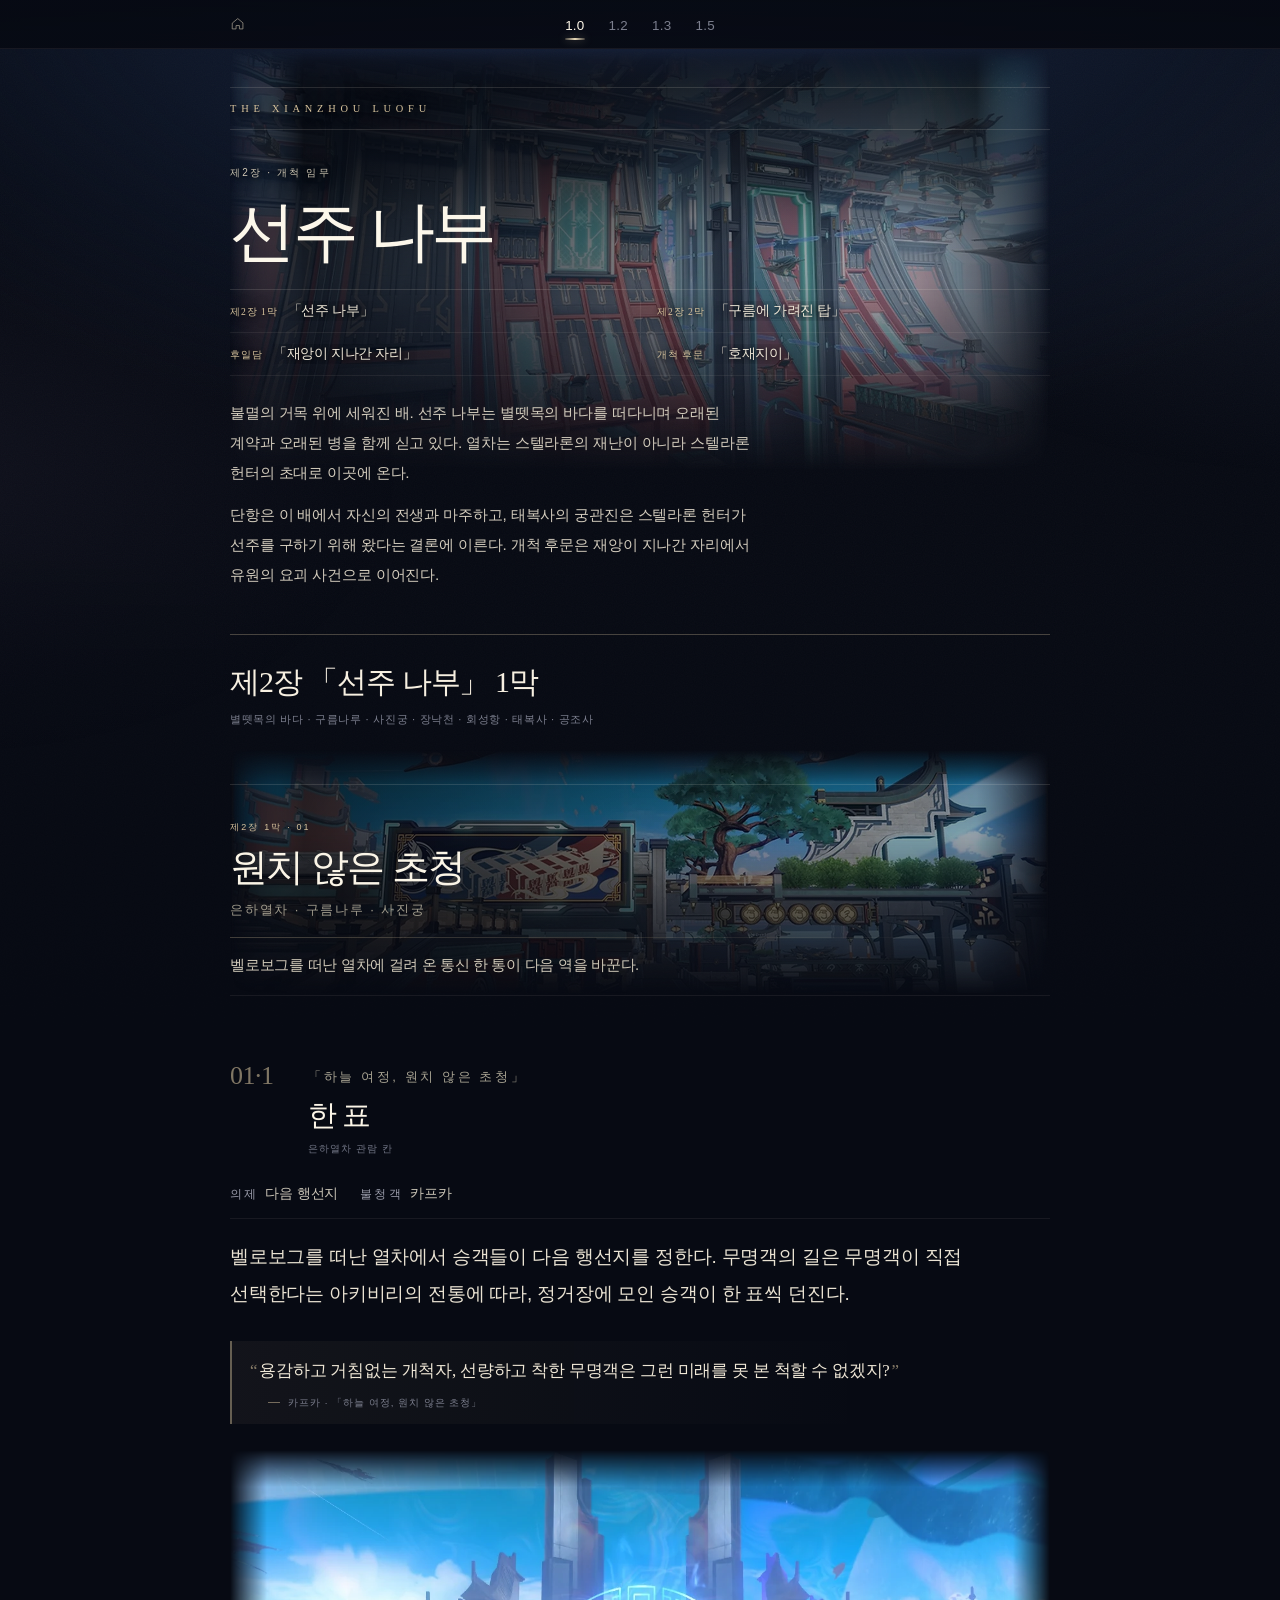
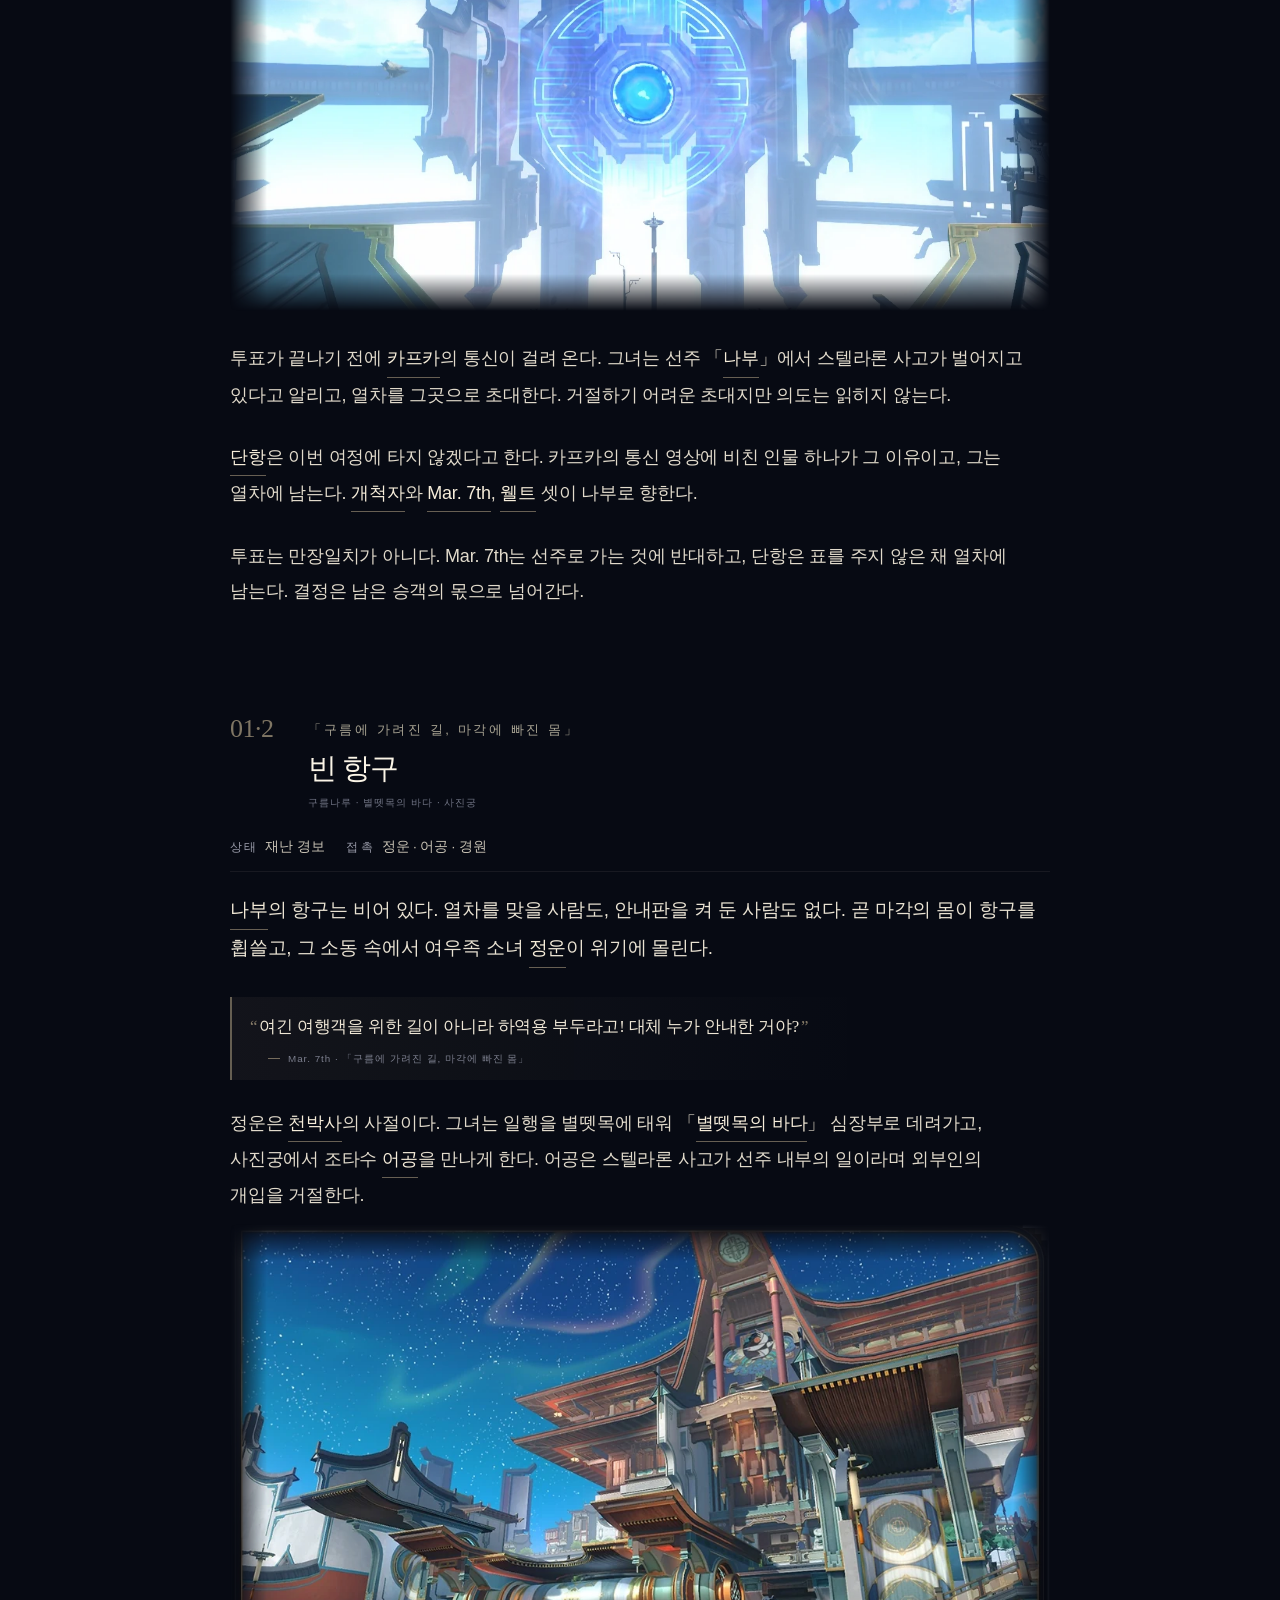
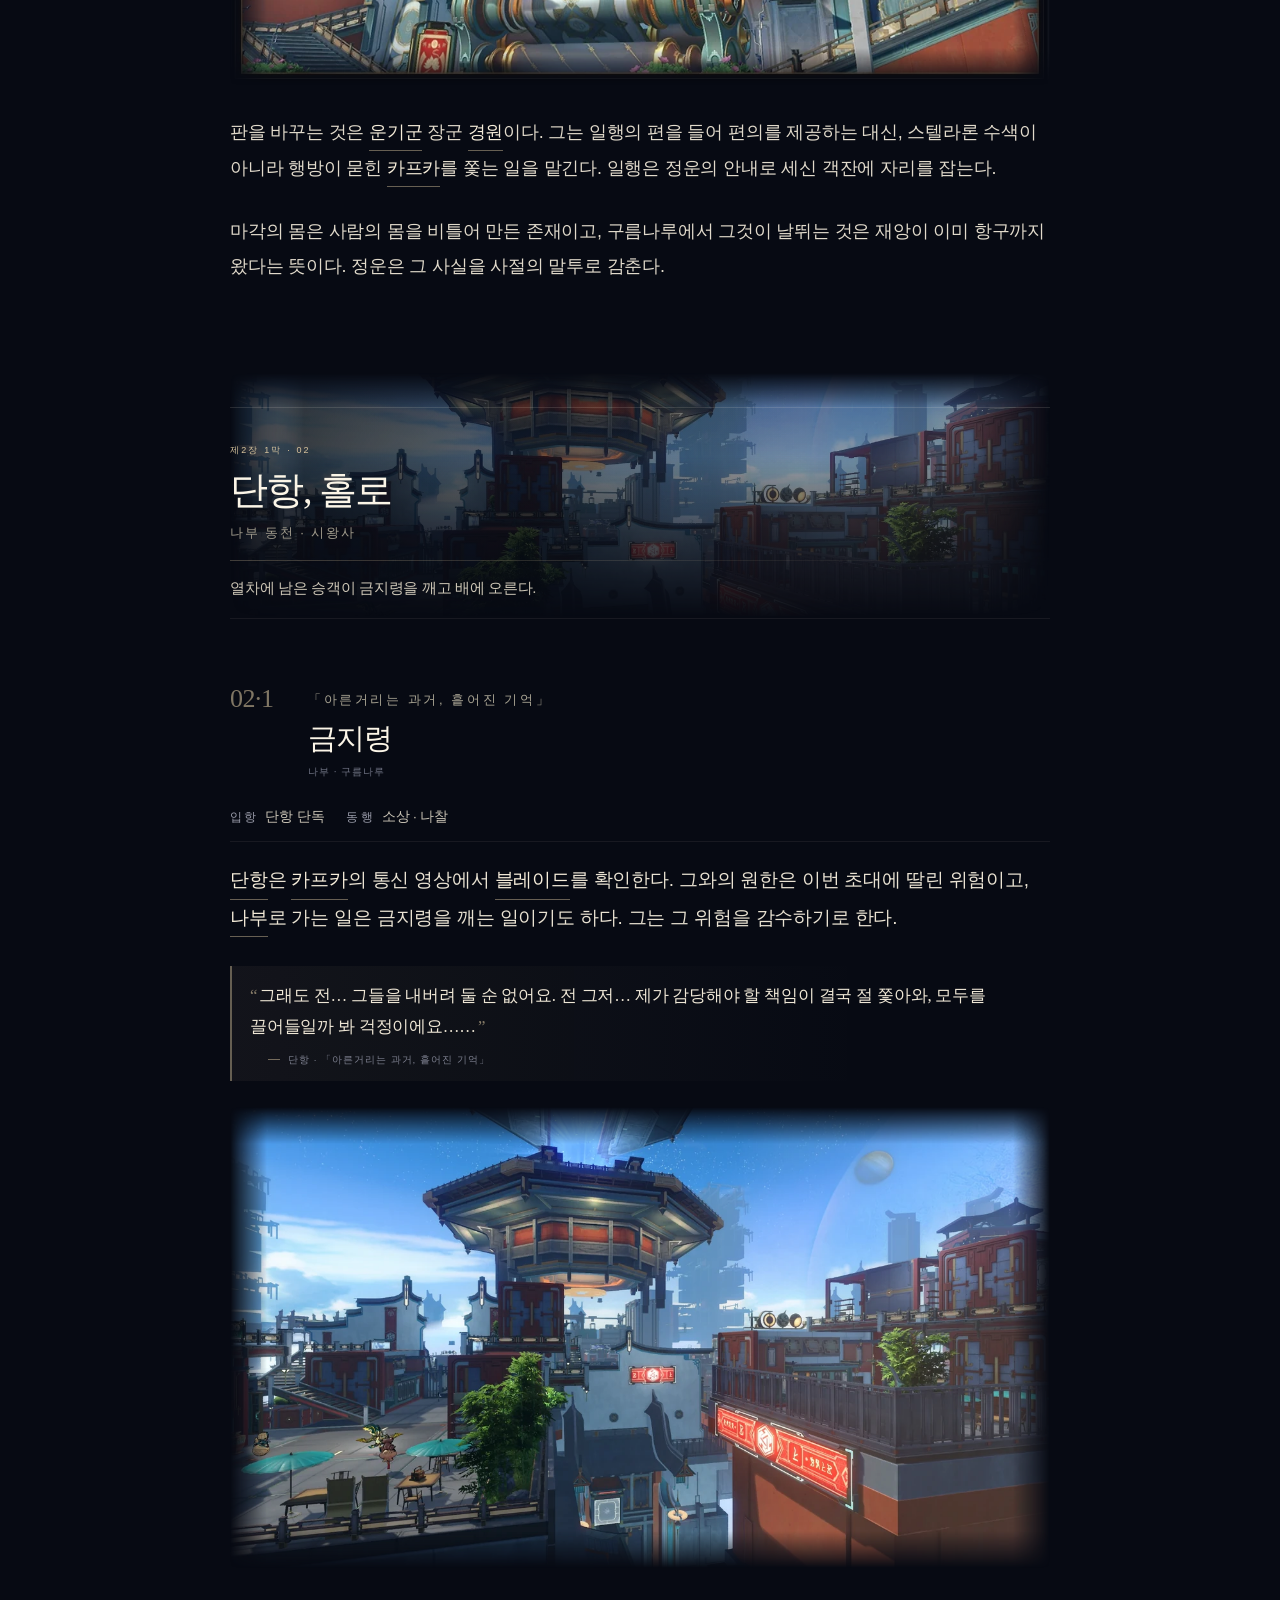
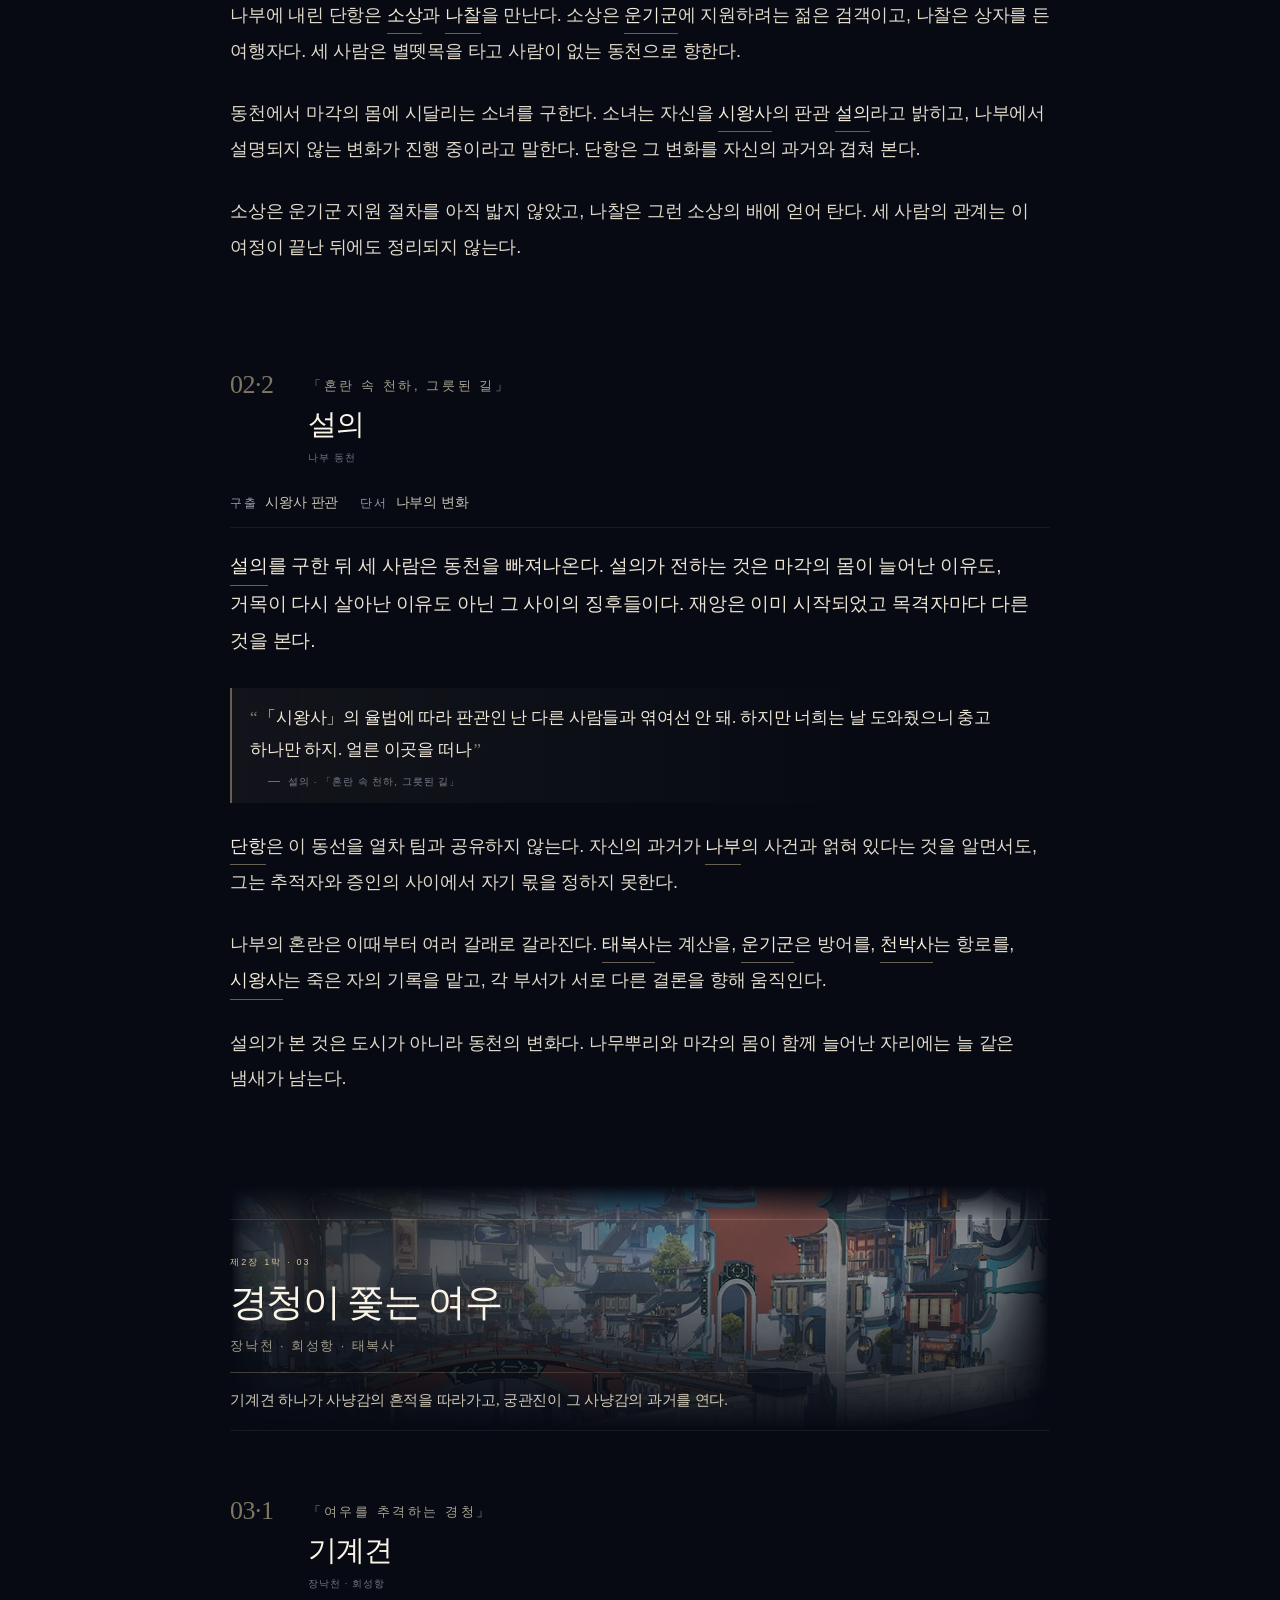
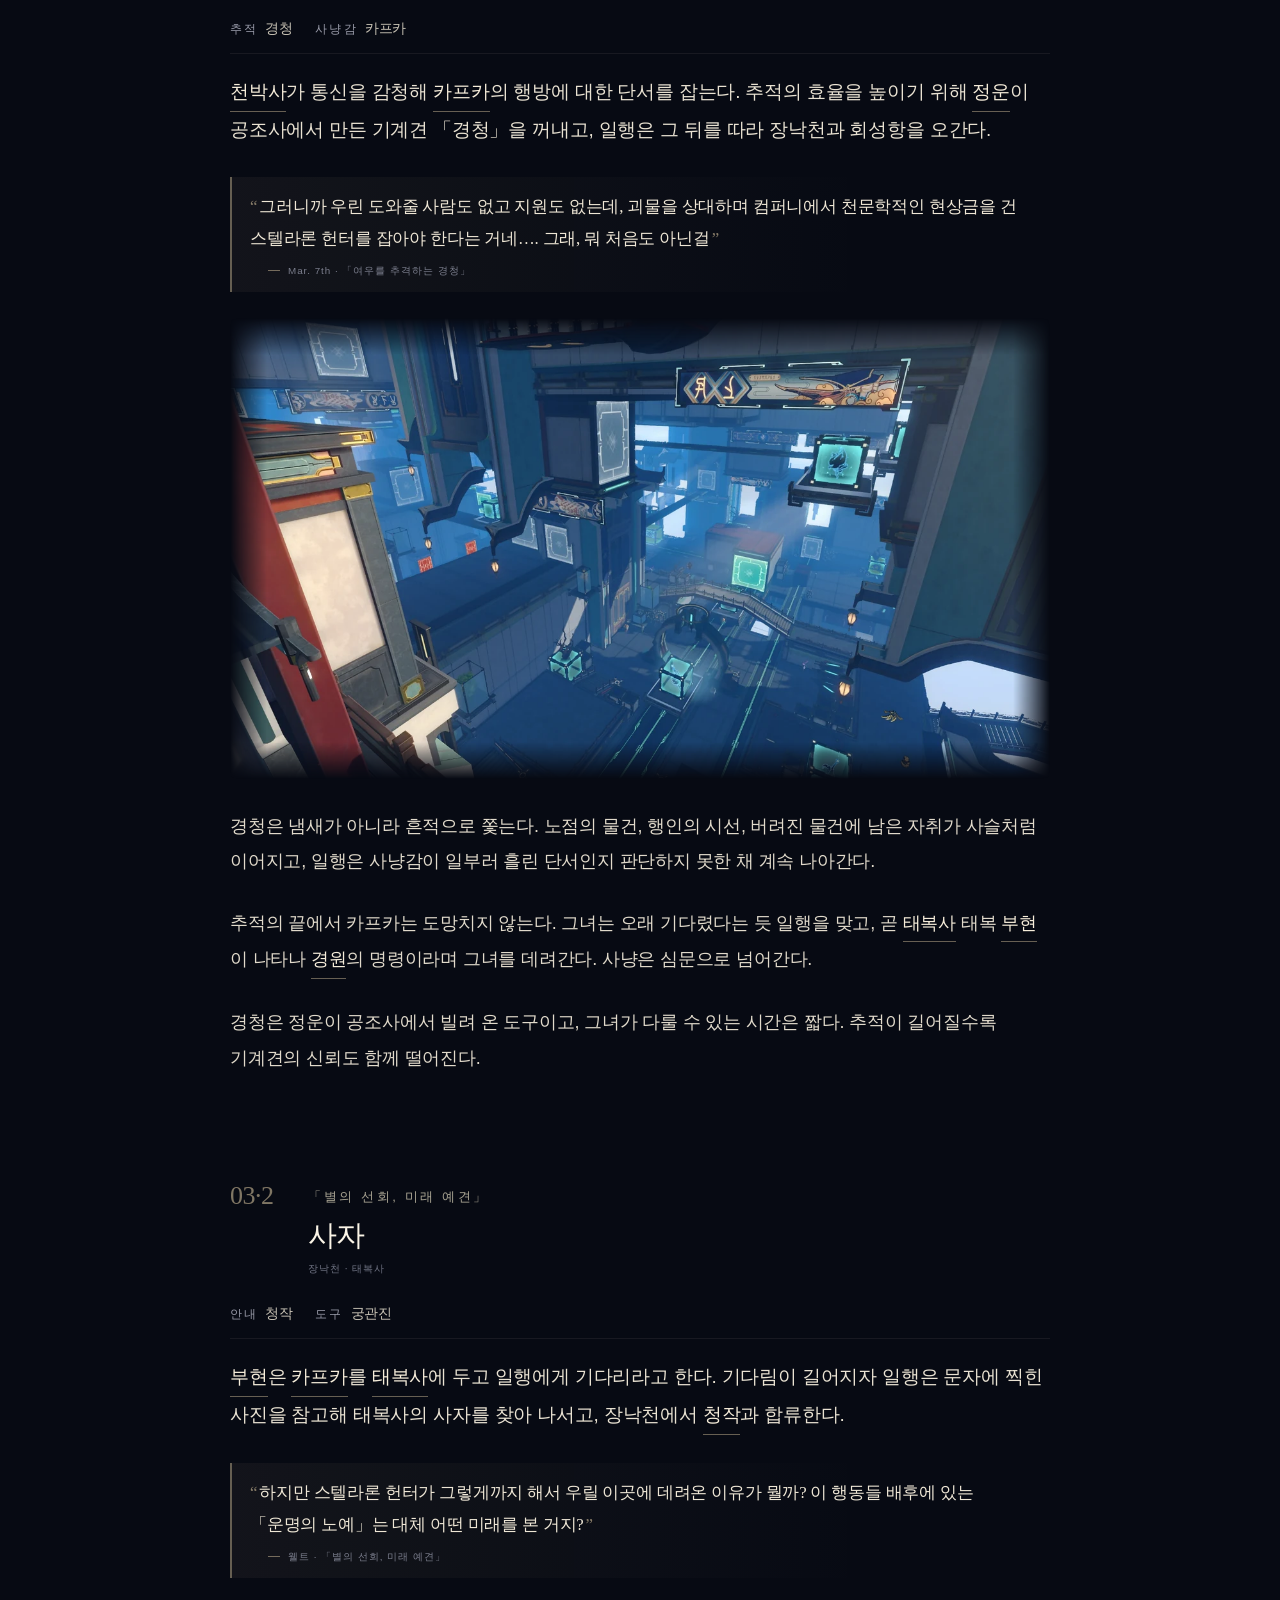
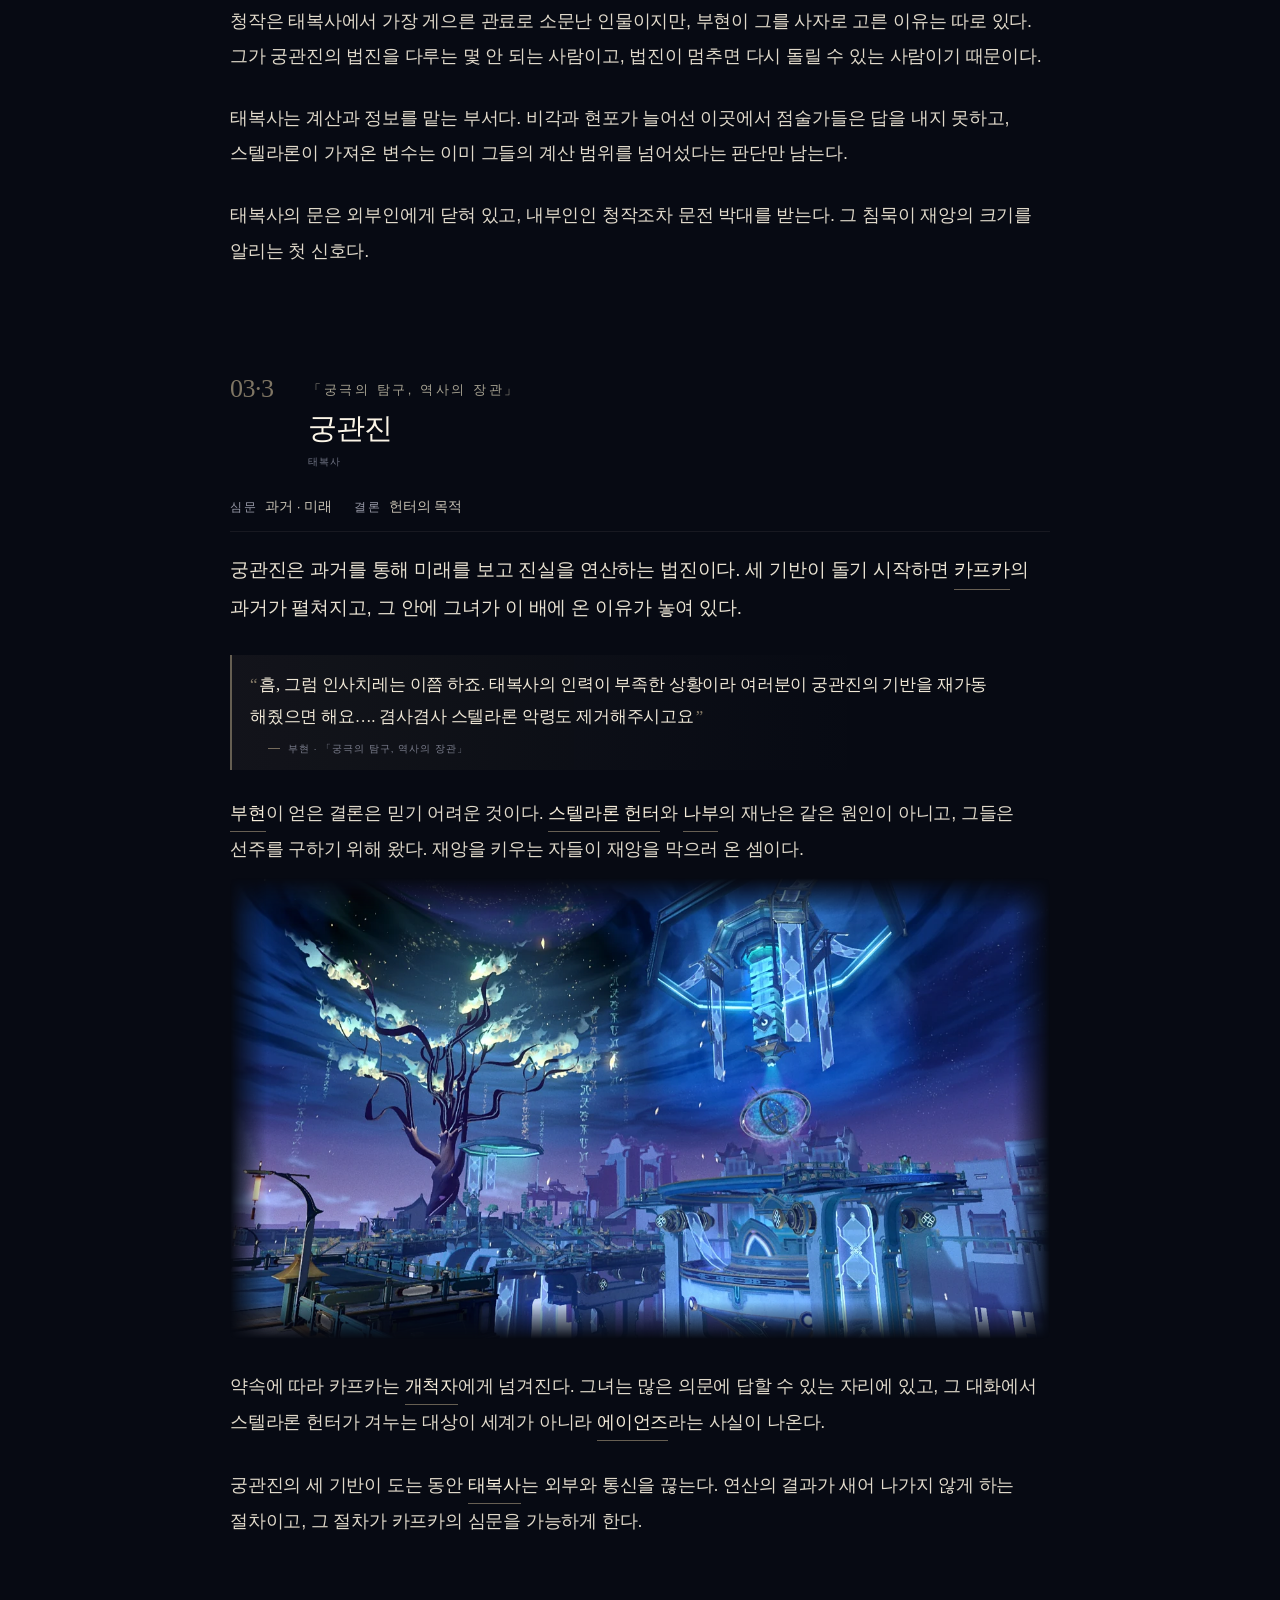
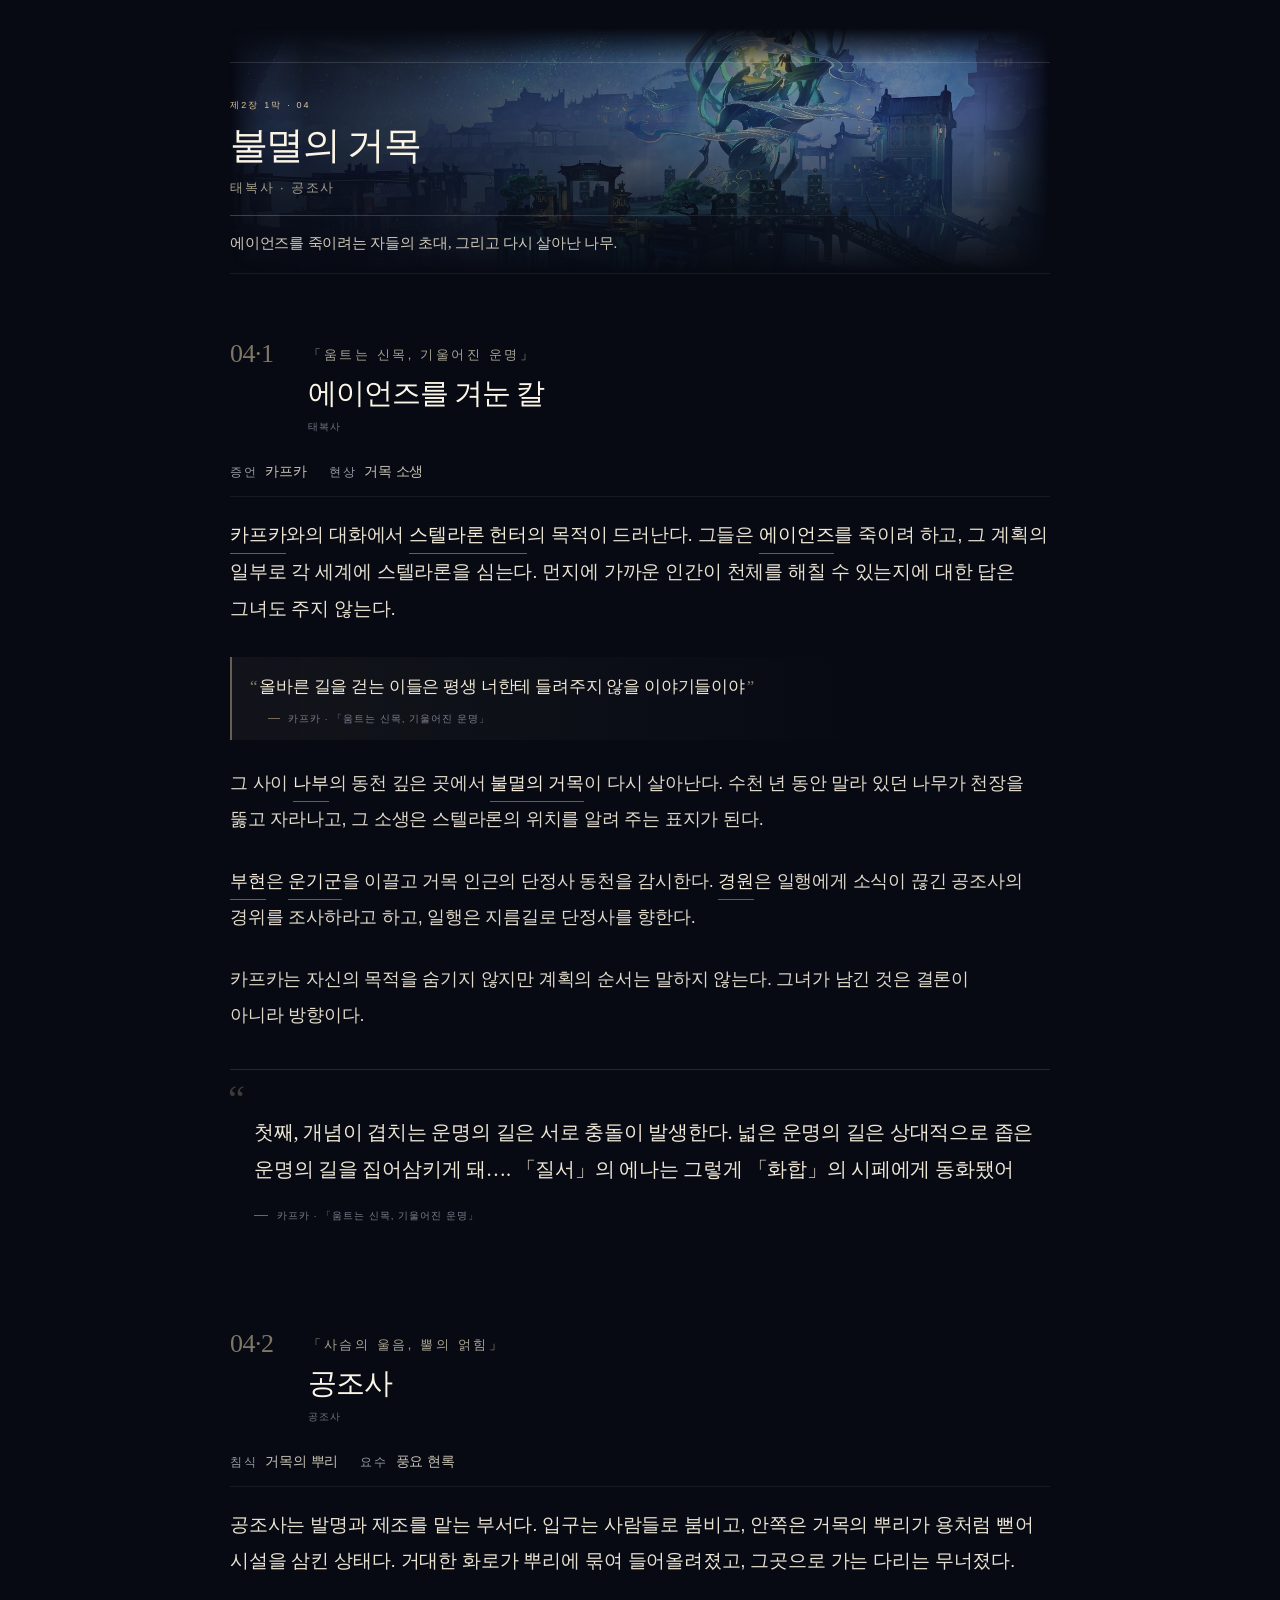
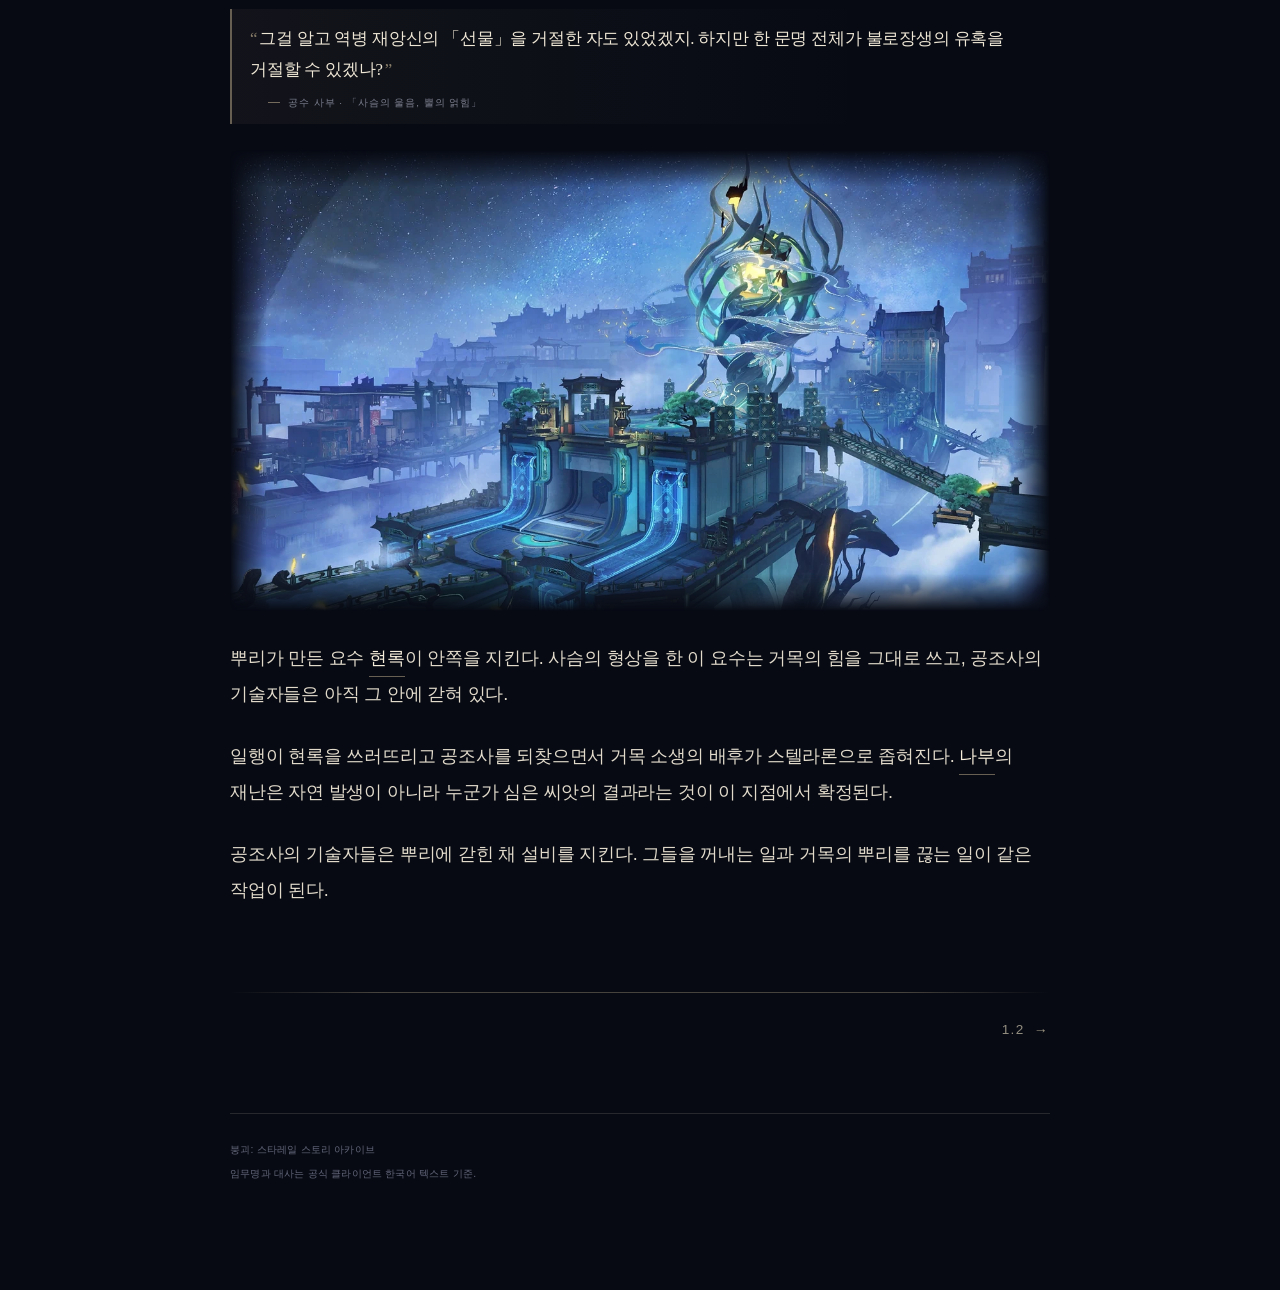
<file: xianzhou/index.html>
<!doctype html>
<html lang="ko">
<head>
<meta charset="utf-8">
<meta name="viewport" content="width=device-width,initial-scale=1,viewport-fit=cover">
<meta name="color-scheme" content="dark">
<title>선주 나부 · 제2장 · 개척 후문</title>
<meta name="description" content="선주 나부의 제2장 1막·2막, 후일담, 개척 후문 — 장면별 본문, 원문 대사, 인물·개념 카드.">
<link rel="icon" href="data:image/svg+xml,%3Csvg%20xmlns='http://www.w3.org/2000/svg'%20viewBox='0%200%2032%2032'%3E%3Crect%20width='32'%20height='32'%20fill='%23070a13'/%3E%3Cpath%20d='M16%205.5l2.6%207.4%207.4%202.6-7.4%202.6-2.6%207.4-2.6-7.4L5.5%2015.5l7.4-2.6z'%20fill='none'%20stroke='%23d8c49e'%20stroke-width='1.3'/%3E%3C/svg%3E">
<style>
:root{
  --bg:#070A13; --bg2:#0A101C; --navy:#0E1728; --card:#0B1322;
  --ink:#F2EDE1; --ink2:#D2CBBC; --ink3:#A29D91; --ink4:#737684;
  --champ:#D8C49E; --champ2:#F0E2C2; --moon:#AFC2DF;
  --rule:rgba(242,237,225,.13); --rule2:rgba(242,237,225,.065);
  --serif:"Noto Serif CJK KR","Noto Serif KR","AppleMyungjo","Nanum Myeongjo","NanumMyeongjo",Palatino,Georgia,serif;
  --sans:-apple-system,BlinkMacSystemFont,"Noto Sans CJK KR","Apple SD Gothic Neo","Noto Sans KR","Pretendard","Malgun Gothic",sans-serif;
  --pad:20px; --rail:280px; --gap:76px; --body:664px; --stageH:118px;
  --ease:cubic-bezier(.2,.75,.2,1);
}
*{box-sizing:border-box;-webkit-tap-highlight-color:transparent}
html{margin:0;padding:0;-webkit-text-size-adjust:100%;scroll-behavior:smooth}
body{position:relative;margin:0;background:var(--bg);color:var(--ink);font-family:var(--sans);font-size:16px;line-height:1.86;
  letter-spacing:-.011em;word-break:keep-all;overflow-wrap:break-word;overflow-x:hidden;
  -webkit-font-smoothing:antialiased;text-rendering:optimizeLegibility;padding-bottom:env(safe-area-inset-bottom)}
body::before{content:"";position:absolute;left:0;right:0;top:0;height:1280px;z-index:0;pointer-events:none;
  -webkit-mask-image:linear-gradient(180deg,#000 0%,#000 48%,rgba(0,0,0,0) 94%);
  mask-image:linear-gradient(180deg,#000 0%,#000 48%,rgba(0,0,0,0) 94%);
  background:
    radial-gradient(92% 58% at 50% -6%, #17223C 0%, #0D1526 46%, rgba(7,10,19,0) 80%),
    radial-gradient(56% 38% at 102% 16%, rgba(112,132,178,.09), rgba(112,132,178,0) 70%),
    radial-gradient(50% 36% at -4% 42%, rgba(150,124,164,.07), rgba(150,124,164,0) 72%)}
body::after{content:"";position:absolute;left:0;right:0;top:0;height:1280px;z-index:0;pointer-events:none;opacity:.028;
  -webkit-mask-image:linear-gradient(180deg,#000 0%,#000 46%,rgba(0,0,0,0) 90%);
  mask-image:linear-gradient(180deg,#000 0%,#000 46%,rgba(0,0,0,0) 90%);
  background-image:url("data:image/svg+xml,%3Csvg xmlns='http://www.w3.org/2000/svg' width='160' height='160'%3E%3Cfilter id='n'%3E%3CfeTurbulence type='fractalNoise' baseFrequency='.9' numOctaves='3'/%3E%3C/filter%3E%3Crect width='160' height='160' filter='url(%23n)'/%3E%3C/svg%3E")}
.page{position:relative;z-index:1;max-width:calc(var(--rail) + var(--gap) + var(--body) + var(--pad)*2);
  margin:0 auto;padding:0 var(--pad)}
::selection{background:rgba(216,196,158,.26);color:#FFF8E9}

/* ===== hero ===== */
.hero{position:relative;overflow:hidden;display:flex;flex-direction:column;justify-content:center;
  padding:44px 0 40px}
.mast{position:relative;display:flex;align-items:baseline;justify-content:space-between;gap:14px;
  padding:11px 0;border-top:1px solid var(--rule);border-bottom:1px solid var(--rule)}
.mast-l{font-family:var(--serif);font-size:10.4px;letter-spacing:.46em;color:var(--champ)}
.mast-r{font-size:8.8px;letter-spacing:.22em;color:var(--ink4);white-space:nowrap}
.kick{position:relative;margin:clamp(26px,5vh,42px) 0 0;font-size:10px;letter-spacing:.22em;color:#9E998C}
h1{position:relative;margin:16px 0 0;font-family:var(--serif);font-weight:500;font-size:clamp(46px,12vw,76px);
  line-height:1.04;letter-spacing:-.05em;color:#FCF7EA}
h1 small{display:block;margin-top:8px;font-family:var(--sans);font-size:11px;font-weight:400;letter-spacing:.2em;color:#8F8B7E}
.acts{position:relative;display:grid;grid-template-columns:1fr 1fr;gap:0;margin:26px 0 0;border-top:1px solid var(--rule)}
.act{display:flex;align-items:baseline;gap:10px;padding:12px 0;border-bottom:1px solid var(--rule2);min-width:0}
.act:nth-child(odd){padding-right:16px}
.act:nth-child(even){padding-left:16px;border-left:1px solid var(--rule2)}
.act-n{font-family:var(--serif);font-size:10px;letter-spacing:.14em;color:var(--champ);flex:0 0 auto}
.act-t{font-family:var(--serif);font-size:14.4px;line-height:1.45;letter-spacing:-.02em;color:#EDE6D6;
  white-space:nowrap;overflow:hidden;text-overflow:ellipsis}
.lede{position:relative;margin:24px 0 0;font-size:16px;line-height:1.92;color:var(--ink2);max-width:32em}
.vrow{position:relative;display:flex;align-items:center;flex-wrap:wrap;gap:10px;margin:24px 0 0}
.vnote{font-size:10.8px;line-height:1.6;color:#858796;letter-spacing:.02em}
.hint{position:relative;margin:16px 0 0;font-size:11.2px;line-height:1.85;color:#7E8090;max-width:34em}
.cue{position:relative;margin:clamp(26px,4.2vh,36px) 0 0;display:flex;align-items:center;gap:10px}
@media (max-width:699px){.cue{display:none}}
.cue i{display:block;width:1px;height:24px;background:linear-gradient(180deg,rgba(216,196,158,.65),rgba(216,196,158,0))}
.cue span{font-size:8.2px;letter-spacing:.34em;color:#686C7B}

/* ===== 공통 알약 ===== */
.pill{display:inline-flex;align-items:center;gap:7px;appearance:none;border:1px solid rgba(216,196,158,.4);
  background:#060A14;color:#EADFC7;font:inherit;font-size:11.2px;letter-spacing:.01em;cursor:pointer;
  padding:7px 13px 6px;border-radius:999px;transition:border-color .18s var(--ease),color .18s var(--ease),background .18s var(--ease)}
.pill:hover{border-color:rgba(216,196,158,.76);color:#FFF7E6;background:#080D1A}
.pill:focus-visible{outline:1px solid rgba(216,196,158,.85);outline-offset:3px}
.pill .dot{width:4px;height:4px;border-radius:50%;background:var(--champ)}
.pill.sm{font-size:10px;padding:5px 10px 4px}

/* ===== shell / 좌측 목차 ===== */
.shell{display:block}
.rail{margin:0 0 8px}
.rail-h{display:flex;align-items:center;justify-content:space-between;gap:12px;
  padding-bottom:0;border-bottom:1px solid var(--rule)}
.rail-t{display:flex;align-items:baseline;gap:10px;background:none;border:0;padding:14px 0 13px;
  font:inherit;color:inherit;cursor:pointer;text-align:left;flex:1 1 auto;min-width:0}
.rail-t b{margin:0;font-family:var(--serif);font-size:11px;font-weight:400;letter-spacing:.32em;color:var(--champ)}
.rail-t em{font-style:normal;font-size:9.6px;letter-spacing:.03em;color:#7B7E8D}
.rail-t .ic{position:relative;width:7px;height:7px;flex:0 0 auto;margin:-3px 0 0 3px;
  border-right:1px solid #8A8C96;border-bottom:1px solid #8A8C96;transform:rotate(45deg);
  transition:transform .22s var(--ease),border-color .22s var(--ease)}
.rail[data-open="1"] .rail-t .ic{transform:rotate(225deg);border-color:var(--champ)}
.rail .toc{display:none}
.rail[data-open="1"] .toc{display:block}
.rail .pill.sm{margin:12px 0}

.toc{margin:0;padding:0;list-style:none}
.vol{border-bottom:1px solid var(--rule2)}
.vol-h{display:flex;align-items:flex-start;gap:11px;width:100%;padding:15px 2px 12px;background:none;border:0;
  font:inherit;color:inherit;text-align:left;cursor:pointer}
.v-no{font-family:var(--serif);font-size:10px;letter-spacing:.2em;color:var(--champ);flex:0 0 auto;min-width:22px;padding-top:2px}
.v-tx{flex:1 1 auto;min-width:0}
.v-t{display:block;font-family:var(--serif);font-weight:500;font-size:15.4px;line-height:1.4;letter-spacing:-.02em;
  color:#F4EEDF;white-space:nowrap;overflow:hidden;text-overflow:ellipsis}
.v-s{display:block;font-style:normal;font-size:9.2px;letter-spacing:.12em;color:#7A7D8D;margin-top:4px}
.v-ic{flex:0 0 auto;position:relative;width:9px;height:9px;margin-top:7px}
.v-ic::before,.v-ic::after{content:"";position:absolute;background:#84868F;transition:transform .22s var(--ease),background .22s var(--ease)}
.v-ic::before{left:0;top:4px;width:9px;height:1px}
.v-ic::after{left:4px;top:0;width:1px;height:9px}
.vol[data-open="1"]>.vol-h .v-ic::after{transform:scaleY(0)}
.vol.cur>.vol-h .v-ic::before{background:var(--champ)}
.vol.cur[data-open="0"] .v-no::before{content:"";display:inline-block;width:3px;height:3px;border-radius:50%;
  background:var(--champ);margin-right:6px;vertical-align:2px}
.vol.cur>.vol-h .v-t{color:#FFF8E9}
.chs,.leaves{display:none;margin:0;padding:0;list-style:none}
.vol[data-open="1"]>.chs{display:block}
.ch[data-open="1"]>.leaves{display:block}
.ch-h{display:flex;align-items:baseline;gap:8px;width:100%;padding:7px 2px 7px 0;background:none;border:0;
  border-top:1px solid var(--rule2);font:inherit;color:inherit;text-align:left;cursor:pointer}
.c-no{font-family:var(--serif);font-size:9.2px;letter-spacing:.14em;color:#9C916F;flex:0 0 auto;min-width:18px}
.c-t{flex:1 1 auto;min-width:0;font-size:12.4px;line-height:1.5;letter-spacing:-.012em;color:#BAB5A7;
  white-space:nowrap;overflow:hidden;text-overflow:ellipsis}
.c-t i{font-style:normal;color:#7F8290;font-size:10.6px}
.c-ct{flex:0 0 auto;font-size:8.8px;letter-spacing:.08em;color:#606376;min-width:10px;text-align:right;margin-left:4px}
.c-ic{flex:0 0 auto;position:relative;width:8px;height:8px;margin-left:9px}
.c-ic.solo{visibility:hidden}
.c-ic::before,.c-ic::after{content:"";position:absolute;background:#6E7183;transition:transform .2s var(--ease)}
.c-ic::before{left:0;top:3.5px;width:8px;height:1px}
.c-ic::after{left:3.5px;top:0;width:1px;height:8px}
.ch[data-open="1"]>.ch-h .c-ic::after{transform:scaleY(0)}
.ch.cur>.ch-h .c-t{color:#F6EEDC}
.ch.cur>.ch-h .c-no{color:var(--champ)}
.leaves{padding:0 0 9px 0}
.leaf{display:flex;align-items:baseline;gap:7px;padding:6px 4px 6px 18px;position:relative;
  font-size:11px;line-height:1.55;color:#A8A49B;text-decoration:none;border-radius:2px;
  transition:color .16s var(--ease),background .16s var(--ease)}
.leaf+.leaf{border-top:1px solid rgba(242,237,225,.04)}
.leaf::before{content:"";position:absolute;left:5px;top:13px;width:4px;height:1px;background:rgba(216,196,158,.36);
  transition:width .18s var(--ease),background .18s var(--ease)}
.l-pov{flex:0 0 auto;font-family:var(--serif);font-size:8.4px;letter-spacing:.06em;color:#707383;min-width:7px}
.l-t{flex:1 1 auto;min-width:0;white-space:nowrap;overflow:hidden;text-overflow:ellipsis}
.l-v{flex:0 0 auto;font-size:8.2px;letter-spacing:.1em;color:#5F6374}
.leaf:hover{color:#F1E9D8;background:rgba(242,237,225,.028)}
.leaf:hover::before{width:10px;background:rgba(216,196,158,.8)}
.leaf.cur{color:#FFF8E9;background:rgba(216,196,158,.075)}
.leaf.cur::before{width:10px;background:var(--champ)}
.leaf.cur .l-pov{color:var(--champ)}
.leaf.lock{color:#6E7180;cursor:default}
.leaf.lock::before{background:rgba(242,237,225,.13);width:4px}
.veil{letter-spacing:.16em;color:#5B5F70}
.rail-f{margin:14px 0 0;font-size:9.4px;line-height:1.7;color:#636678}
.rail-f b{font-weight:400;color:#8F897B}

/* ===== 무대 ===== */
.story{position:relative;min-width:0}
.stage{position:sticky;top:0;z-index:30;padding-top:env(safe-area-inset-top);
  background:#080D18;border-bottom:1px solid rgba(242,237,225,.06)}

.stage::after{content:"";position:absolute;left:0;right:0;top:100%;height:18px;pointer-events:none;
  background:linear-gradient(180deg,rgba(7,10,19,.94) 0%,rgba(7,10,19,.55) 44%,rgba(7,10,19,0) 100%)}
.stage-in{position:relative;z-index:1;min-height:64px;display:flex;flex-direction:column;justify-content:flex-end}
.scene{display:none;padding:8px 0 7px}
.scene.on{display:block;animation:stageIn .32s var(--ease) both}
@keyframes stageIn{from{opacity:0;transform:translateY(3px)}to{opacity:1;transform:none}}
.s-top{display:flex;align-items:baseline;gap:10px;min-width:0}
.s-no{font-family:var(--serif);font-size:10px;letter-spacing:.18em;color:var(--champ);flex:0 0 auto}
.s-place{flex:1 1 auto;min-width:0;font-size:9.2px;letter-spacing:.15em;color:#A6A197;
  white-space:nowrap;overflow:hidden;text-overflow:ellipsis}
.s-ver{flex:0 0 auto;appearance:none;border:1px solid rgba(216,196,158,.3);background:#060A14;color:#C9BC99;
  font:inherit;font-size:9px;letter-spacing:.08em;padding:3px 9px 2px;border-radius:999px;cursor:pointer;
  transition:border-color .18s var(--ease),color .18s var(--ease)}
.s-ver:hover{border-color:rgba(216,196,158,.72);color:#FFF7E6}
.s-ver i{font-style:normal;font-size:8px;color:#91876F;margin-left:2px}
.s-mission{margin:4px 0 0;font-family:var(--serif);font-size:13.2px;line-height:1.35;font-weight:500;letter-spacing:-.02em;
  color:#EDE6D7;white-space:nowrap;overflow:hidden;text-overflow:ellipsis}
.s-mood{margin:2px 0 0;font-size:10px;line-height:1.5;color:#93908A;white-space:nowrap;overflow:hidden;text-overflow:ellipsis}
@media (max-width:699px){.s-mood{display:none}}
.prog{position:relative;z-index:1;height:1px;background:rgba(242,237,225,.075)}
.prog i{position:absolute;left:0;top:0;height:1px;width:0;background:linear-gradient(90deg,rgba(216,196,158,.5),rgba(216,196,158,.96));
  transition:width .45s var(--ease)}

/* ===== 장면 본문 ===== */
.flow{position:relative}
.beat{position:relative;padding:30px 0 42px;border-bottom:0;scroll-margin-top:calc(var(--stageH) + 10px)}
.beat.open::after{content:"";display:block;width:4px;height:4px;margin:38px auto -20px;
  background:rgba(216,196,158,.34);transform:rotate(45deg)}
.vopen{margin:18px 0 0;padding:34px 0 0;border-top:1px solid var(--rule)}
.vopen-k{display:block;font-size:9px;letter-spacing:.24em;color:var(--champ)}
.vopen-t{display:block;margin:9px 0 0;font-family:var(--serif);font-weight:500;font-size:clamp(25px,6.4vw,34px);
  line-height:1.24;letter-spacing:-.04em;color:#FBF5E7}
.vopen-s{display:block;margin:7px 0 0;font-size:9.6px;letter-spacing:.14em;color:#83868F}
.vopen-r{display:block;width:46px;height:1px;margin:16px 0 0;background:linear-gradient(90deg,rgba(216,196,158,.8),rgba(216,196,158,0))}
.bt-head{display:grid;grid-template-columns:44px minmax(0,1fr) auto;column-gap:14px;align-items:start;margin:0 0 24px;padding-top:24px;min-width:0}
.bt-n{font-family:var(--serif);font-size:34px;line-height:.92;letter-spacing:-.04em;color:rgba(216,196,158,.58);font-weight:400}
.bt-tx{min-width:0;padding-top:1px}
.bt-k{margin:0;font-size:8.8px;letter-spacing:.2em;color:#8B877A;white-space:nowrap;overflow:hidden;text-overflow:ellipsis}
.bt-t{margin:7px 0 0;font-family:var(--serif);font-size:clamp(21px,5.2vw,27px);line-height:1.3;font-weight:500;
  letter-spacing:-.035em;color:#FBF5E7;text-wrap:pretty}
.bt-t .bt-alt{font-size:.72em;color:#B9B3A4;letter-spacing:-.02em}
.bt-p{margin:8px 0 0;font-size:9.6px;letter-spacing:.14em;color:#918D82;white-space:nowrap;overflow:hidden;text-overflow:ellipsis}
.bt-v{font-size:8.6px;letter-spacing:.12em;color:#666A7A;padding-top:5px}
.bt-m{display:none}

/* 필름 스틸 자리 */
.plate{margin:0 0 28px}
.plate-f{position:relative;aspect-ratio:16/9;overflow:hidden;border:1px solid rgba(242,237,225,.085);
  background:
    radial-gradient(118% 88% at 50% -4%, rgba(46,64,104,.26) 0%, rgba(20,30,54,.13) 48%, rgba(9,13,26,0) 80%),
    linear-gradient(160deg,#0F182E 0%,#0A1120 62%,#080C17 100%)}
.plate-f::before{content:"";position:absolute;inset:0;
  background:radial-gradient(70% 58% at 50% 50%, rgba(216,196,158,.05), rgba(216,196,158,0) 72%)}
.plate-f::after{content:"";position:absolute;inset:0;
  box-shadow:inset 0 0 52px rgba(4,7,14,.55),inset 0 0 0 1px rgba(242,237,225,.045)}
.cm{position:absolute;width:11px;height:11px;border:1px solid rgba(216,196,158,.42);z-index:2}
.cm.a{left:9px;top:9px;border-right:0;border-bottom:0}
.cm.b{right:9px;top:9px;border-left:0;border-bottom:0}
.cm.c{left:9px;bottom:9px;border-right:0;border-top:0}
.cm.d{right:9px;bottom:9px;border-left:0;border-top:0}
.plate-in{position:absolute;inset:0;display:flex;flex-direction:column;align-items:center;justify-content:center;gap:7px;z-index:1}
.p-no{font-family:var(--serif);font-size:10.6px;letter-spacing:.42em;color:#B8A47E;padding-left:.42em}
.p-r{width:22px;height:1px;background:rgba(216,196,158,.36)}
.p-p{font-size:8.8px;letter-spacing:.22em;color:#7B7E90;text-align:center;padding:0 18px}
.plate-cap{display:flex;align-items:baseline;justify-content:space-between;gap:14px;margin-top:8px;
  font-size:9px;line-height:1.5;letter-spacing:.08em;color:#818492}
.cap-l{min-width:0;white-space:nowrap;overflow:hidden;text-overflow:ellipsis}
.cap-r{flex:0 0 auto;color:#616578}

/* 시점 */
.povs{display:flex;align-items:center;flex-wrap:wrap;gap:10px;margin:0 0 20px}
.pov-sw{display:inline-flex;align-items:center;gap:2px;padding:3px;border:1px solid rgba(242,237,225,.14);
  border-radius:999px;background:rgba(6,10,21,.65)}
.pov{appearance:none;border:0;background:none;border-radius:999px;font:inherit;font-size:10.4px;line-height:1.4;
  letter-spacing:.01em;color:#918E86;padding:5px 11px 4px;cursor:pointer;
  transition:color .18s var(--ease),background .18s var(--ease)}
.pov .pv-n{font-family:var(--serif);font-size:8.2px;letter-spacing:.06em;color:#686C7E;margin-right:5px}
.pov:hover{color:#E8E2D4}
.pov[aria-pressed="true"]{background:rgba(216,196,158,.13);color:#FCF6E8}
.pov[aria-pressed="true"] .pv-n{color:var(--champ)}
.pov:focus-visible{outline:1px solid rgba(216,196,158,.8);outline-offset:2px}
.pv-hint{font-size:9.2px;letter-spacing:.09em;color:#626677;transition:opacity .3s var(--ease)}
.povs[data-swiped="1"] .pv-hint{opacity:0}
.views{position:relative;overflow:hidden;transition:height .44s var(--ease)}
.pane{display:none}
.pane.on{display:block}
.pane.leaving{display:block;position:absolute;left:0;right:0;top:0}
.views.rev .pane.on{animation:slideL .44s var(--ease) both}
.views:not(.rev) .pane.on{animation:slideR .44s var(--ease) both}
@keyframes slideR{from{opacity:0;transform:translateX(16px)}to{opacity:1;transform:none}}
@keyframes slideL{from{opacity:0;transform:translateX(-16px)}to{opacity:1;transform:none}}

/* 본문 */
.prose{margin:0}
.prose p{margin:0 0 1.5em;font-size:16px;line-height:1.94;color:#DDD6C7;letter-spacing:-.011em;text-wrap:pretty}
.prose p:last-child{margin-bottom:0}
.prose.lead p{font-size:16.6px;line-height:1.92;color:#E9E2D2}
.prose+.plate{margin-top:34px}
.plate+.prose{margin-top:0}
.prose.rest p:first-child{margin-top:0}

/* 인용 */
.pull{position:relative;margin:34px 0 0;padding:24px 0 0;border-top:1px solid var(--rule)}
.pull::before{content:"\201C";position:absolute;left:-2px;top:10px;font-family:var(--serif);font-size:38px;line-height:1;
  color:rgba(216,196,158,.26)}
.pull blockquote{margin:0;padding-left:24px;font-family:var(--serif);font-size:17.6px;line-height:1.82;color:#EFE7D6;
  letter-spacing:-.012em;text-wrap:pretty}
.pull figcaption{margin:12px 0 0;padding-left:24px;font-size:9.2px;letter-spacing:.12em;color:#828594;line-height:1.5}
.pull figcaption::before{content:"";display:inline-block;width:14px;height:1px;background:rgba(216,196,158,.5);
  vertical-align:3px;margin-right:9px}

/* 키워드 링크 */
.kw{display:inline;padding:0 0 1px;margin:0;border:0;background:none;font:inherit;line-height:inherit;
  letter-spacing:inherit;color:#F6EDDA;cursor:pointer;
  background-image:linear-gradient(rgba(216,196,158,.46),rgba(216,196,158,.46));
  background-repeat:no-repeat;background-position:0 100%;background-size:100% 1px;
  transition:color .18s var(--ease),background-size .18s var(--ease),background-image .18s var(--ease)}
.kw:hover{color:#FFF9ED;background-image:linear-gradient(rgba(216,196,158,.95),rgba(216,196,158,.95));
  background-size:100% 2px}
.kw:focus-visible{outline:1px solid rgba(216,196,158,.8);outline-offset:2px;border-radius:1px}

/* 탭 */
.tabs{display:flex;flex-wrap:wrap;align-items:flex-end;gap:24px;margin:40px 0 0;padding:14px 0 0;border-top:1px solid var(--rule)}
.tab{appearance:none;-webkit-appearance:none;background:none;border:0;border-bottom:1px solid transparent;border-radius:0;
  font:inherit;font-size:11.4px;line-height:1.4;letter-spacing:.01em;color:#939087;cursor:pointer;
  padding:0 0 7px;margin:0;display:inline-flex;align-items:baseline;gap:6px;
  transition:color .2s var(--ease),border-color .2s var(--ease)}
.tab em{font-style:normal;font-size:9px;letter-spacing:.02em;color:#64687C;transition:color .2s var(--ease)}
.tab:hover{color:#E8E2D4}
.tab:focus-visible{outline:1px solid rgba(216,196,158,.7);outline-offset:3px}
.tab[aria-expanded="true"]{color:#FBF5E7;border-bottom-color:var(--champ)}
.tab[aria-expanded="true"] em{color:var(--champ)}
.slot{overflow:hidden}
.panel{display:none;padding:18px 0 0;animation:fade .24s var(--ease) both}
@keyframes fade{from{opacity:0}to{opacity:1}}
.panel.on{display:block}

/* 배경 설정 */
.it{padding:13px 0;border-bottom:1px solid var(--rule2)}
.it:first-child{border-top:1px solid var(--rule2)}
.ih{display:flex;align-items:baseline;gap:9px}
.it .id{flex:0 0 auto;width:3px;height:3px;border-radius:50%;background:var(--champ);margin-right:2px;align-self:center}
.it .iq{margin:0;flex:1 1 auto;min-width:0;font-size:12.4px;line-height:1.55;color:#E6E0CF;letter-spacing:-.01em}
.it .iv{flex:0 0 auto;font-size:8.6px;letter-spacing:.08em;color:#66697E}
.it .ib{margin:7px 0 0;font-size:13px;line-height:1.84;color:#BAB5A9;letter-spacing:-.01em}
.it .is{margin:7px 0 0;font-size:9.2px;line-height:1.6;color:#707383}
.it.sealed .iq{color:#7E808E}
.it.sealed .ib{color:#6E7080}
.it.sealed .id{background:#484D5F}

/* 이후 전개 */
.recall .ih{width:100%;background:none;border:0;font:inherit;color:inherit;text-align:left;padding:0;cursor:pointer;align-items:flex-start}
.recall .iq{display:-webkit-box;-webkit-line-clamp:2;-webkit-box-orient:vertical;overflow:hidden;font-size:12.8px;
  line-height:1.7;color:#DAD4C7}
.recall .ih[aria-expanded="true"] .iq{-webkit-line-clamp:unset;color:#F5EFE1}
.recall .ip{flex:0 0 auto;position:relative;width:8px;height:8px;margin:8px 2px 0 0}
.recall .ip::before,.recall .ip::after{content:"";position:absolute;background:#838593;transition:transform .22s var(--ease),background .22s var(--ease)}
.recall .ip::before{left:0;top:3.5px;width:8px;height:1px}
.recall .ip::after{left:3.5px;top:0;width:1px;height:8px}
.recall .ih[aria-expanded="true"] .ip::after{transform:scaleY(0)}
.recall .ih[aria-expanded="true"] .ip::before{background:var(--champ)}
.recall .ib{height:0;overflow:hidden;transition:height .3s var(--ease)}
.recall .ibi{padding:10px 0 4px 13px;margin-left:2px;border-left:1px solid rgba(216,196,158,.26)}
.imeta{margin:0 0 6px;font-size:9.2px;line-height:1.6;color:#75788E}
.inote{margin:0;font-size:11.4px;line-height:1.74;color:#B3AFA4}
.sealedrow{padding:13px 0;border-bottom:1px solid var(--rule2);display:flex;align-items:baseline;gap:9px}
.sealedrow p{margin:0;flex:1 1 auto;font-size:11.4px;line-height:1.6;color:#777A8B}
.sealedrow span{flex:0 0 auto;font-size:8.6px;letter-spacing:.08em;color:#616475}

/* 관련 흐름 */
.th{margin:0 0 20px;padding:0}
.th:last-child{margin-bottom:4px}
.th-h{margin:0 0 8px;display:flex;align-items:baseline;gap:8px;font-size:11.6px;letter-spacing:.01em;color:#E0D9C8}
.th-h .id{width:3px;height:3px;border-radius:50%;background:var(--champ);flex:0 0 auto;align-self:center}
.th-h em{font-style:normal;font-size:8.8px;letter-spacing:.1em;color:#66697D}
.st{margin:6px 0 0;padding:0;list-style:none}
.st li{position:relative;padding:0 0 13px 16px;border-left:1px solid rgba(242,237,225,.12);margin-left:3px}
.st li:last-child{border-left-color:transparent;padding-bottom:2px}
.st li::before{content:"";position:absolute;left:-2px;top:7px;width:3px;height:3px;border-radius:50%;background:rgba(216,196,158,.46)}
.st li.cur::before{background:var(--champ2);box-shadow:0 0 0 3px rgba(216,196,158,.15)}
.st .sn{font-family:var(--serif);font-size:9px;letter-spacing:.14em;color:rgba(216,196,158,.8);margin-right:7px}
.st .sl{font-size:11.8px;line-height:1.6;color:#D8D2C3}
.st .sq{margin:6px 0 0;font-size:10.8px;line-height:1.74;color:#9F9B91;padding-left:10px;border-left:1px solid rgba(216,196,158,.2)}
.st .sv{font-size:8.4px;letter-spacing:.08em;color:#636678;margin-left:6px}
.st li.sealed .sl{color:#6F7282}
.st li.sealed .sq{display:none}

/* 잠긴 장면 */
.beat.lock{padding:0}
.lk-row{display:flex;align-items:center;gap:10px;padding:13px 0;border-bottom:1px solid var(--rule2)}
.lk-row b{font-family:var(--serif);font-size:10px;letter-spacing:.18em;color:#8F897B;font-weight:400}
.lk-row .veil{flex:1 1 auto;font-size:10.6px;letter-spacing:.18em}
.lk-row .lk-v{font-size:8.8px;letter-spacing:.08em;color:#5F6374}
.lk{margin:6px 0 0;padding:22px 20px;border:1px solid rgba(242,237,225,.11);border-radius:2px;
  background:linear-gradient(180deg,rgba(15,25,48,.55),rgba(9,14,28,.38))}
.lk-t{margin:0;font-family:var(--serif);font-size:15px;line-height:1.55;color:#D3CCBC}
.lk-s{margin:8px 0 0;font-size:11.2px;line-height:1.8;color:#818493}
.lk .pill{margin-top:16px}

/* ===== 시트 ===== */
.sheet{position:fixed;inset:0;z-index:80;display:flex;align-items:flex-end;justify-content:center;
  visibility:hidden;opacity:0;transition:opacity .22s var(--ease),visibility .22s}
.sheet.on{visibility:visible;opacity:1}
.sheet-bg{position:absolute;inset:0;background:rgba(4,7,15,.7);backdrop-filter:blur(6px);-webkit-backdrop-filter:blur(6px)}
.sheet-card{position:relative;width:100%;max-height:88svh;overflow-y:auto;-webkit-overflow-scrolling:touch;
  padding:22px var(--pad) calc(24px + env(safe-area-inset-bottom));
  background:linear-gradient(180deg,#101934 0%,#080E1D 94%);
  border-top:1px solid rgba(216,196,158,.32);border-radius:12px 12px 0 0;
  box-shadow:0 -24px 60px -22px rgba(0,0,0,.92);
  transform:translateY(18px);transition:transform .32s var(--ease)}
.sheet.on .sheet-card{transform:none}
.sheet-card::before{content:"";position:absolute;left:50%;top:8px;width:32px;height:2px;margin-left:-16px;
  border-radius:2px;background:rgba(242,237,225,.2)}
.shx{position:absolute;top:9px;right:8px;width:34px;height:34px;border:0;background:transparent;color:#8E9099;
  font-size:16px;cursor:pointer;display:flex;align-items:center;justify-content:center;border-radius:50%;
  transition:color .18s var(--ease),background .18s var(--ease)}
.shx:hover{color:#F4ECDA;background:rgba(242,237,225,.06)}
.shk{margin:10px 0 0;padding-right:40px;font-size:8.6px;letter-spacing:.26em;color:var(--champ)}
.sht{margin:8px 0 0;font-family:var(--serif);font-size:19.5px;line-height:1.4;font-weight:500;letter-spacing:-.03em;
  color:#FBF5E7;padding-right:32px}
.shd{margin:9px 0 0;font-size:11.4px;line-height:1.8;color:#9A968C}

/* 진도 타임라인 — 상자·테두리 없이 블러 위에 얹는 타이포그래피 */
.sheet--bare .sheet-bg{background:radial-gradient(120% 90% at 50% 100%,rgba(9,14,28,.86) 0%,rgba(4,7,15,.84) 60%,rgba(4,7,15,.9) 100%);
  backdrop-filter:blur(18px) saturate(.9);-webkit-backdrop-filter:blur(18px) saturate(.9)}
.sheet--bare .sheet-card{background:none;border:0;box-shadow:none;border-radius:0;max-height:94svh;
  padding:max(40px, calc(env(safe-area-inset-top) + 34px)) var(--pad) calc(34px + env(safe-area-inset-bottom));
  display:flex;flex-direction:column;align-items:center}
.sheet--bare .sheet-card::before{display:none}
.vtl{width:100%;max-width:520px;margin:0 auto}
.vtl-x{align-self:flex-end;display:block;margin:-14px -6px 22px auto;padding:6px;border:0;background:none;
  font:inherit;font-size:10px;letter-spacing:.18em;color:#8C887C;cursor:pointer}
.vtl-x:hover{color:#EDE4D2}
.vtl-k{margin:0;font-size:8.6px;letter-spacing:.3em;color:var(--champ)}
.vtl-t{margin:10px 0 0;font-family:var(--serif);font-weight:500;font-size:clamp(23px,6vw,30px);line-height:1.34;
  letter-spacing:-.035em;color:#FBF5E7}
.vtl-s{margin:12px 0 0;font-size:11.2px;line-height:1.75;color:#979284}
.vtl-s b{font-weight:500;color:#D8C7A0}
.vtl-list{position:relative;margin:30px 0 0;padding:0 0 0 26px;list-style:none}
.vtl-list::before{content:"";position:absolute;left:4px;top:9px;bottom:9px;width:1px;
  background:linear-gradient(180deg,rgba(216,196,158,.55) 0%,rgba(216,196,158,.3) 55%,rgba(242,237,225,.12) 100%)}
.vtl-i{position:relative}
.vtl-i + .vtl-i{margin-top:2px}
.vtl-b{display:block;width:100%;padding:17px 0 17px;border:0;background:none;font:inherit;color:inherit;
  text-align:left;cursor:pointer}
.vtl-b::before{content:"";position:absolute;left:-26px;top:24px;width:9px;height:9px;margin-left:0;
  border-radius:50%;background:#0A1020;box-shadow:inset 0 0 0 1px rgba(216,196,158,.5);transition:.18s var(--ease)}
.vtl-i.is-past .vtl-b::before{background:rgba(216,196,158,.62);box-shadow:none}
.vtl-i.is-cur .vtl-b::before{left:-27px;top:23px;width:11px;height:11px;background:var(--champ);
  box-shadow:0 0 0 4px rgba(216,196,158,.13)}
.vtl-i.is-future .vtl-b::before{background:transparent;box-shadow:inset 0 0 0 1px rgba(242,237,225,.2)}
.vtl-v{display:block;font-family:var(--serif);font-size:10.4px;letter-spacing:.2em;color:#8E8467}
.vtl-i.is-cur .vtl-v{color:var(--champ)}
.vtl-a{display:block;margin:5px 0 0;font-family:var(--serif);font-size:17.4px;line-height:1.5;letter-spacing:-.03em;color:#A8A294}
.vtl-i.is-cur .vtl-a{font-size:20.5px;color:#FFF8E9}
.vtl-i.is-past .vtl-a{color:#DED5C1}
.vtl-e{display:block;margin:5px 0 0;font-size:10.6px;line-height:1.7;color:#6F7282}
.vtl-i.is-cur .vtl-e{color:#9C937E}
.vtl-tag{display:inline-block;margin:0 0 0 8px;font-size:8.6px;letter-spacing:.16em;color:var(--champ);
  vertical-align:2px}
.vtl-i.is-future .vtl-a{color:#7C7A72}
.vtl-note{margin:26px 0 0;font-size:10.2px;line-height:1.85;color:#6F7282;max-width:440px}

/* ── 팝업·문서 시트 — 상자 없이 블러 위에 얹는 편집주 ── */
.sheet--bare .sheet-card{background:none;border:0;box-shadow:none;border-radius:0}
.sheet--bare .sheet-bg{background:rgba(4,7,15,.52);backdrop-filter:blur(10px) saturate(.92);-webkit-backdrop-filter:blur(10px) saturate(.92)}
.sheet--bare .sheet-card::before{display:none}
#pop.sheet--bare .sheet-card{width:100%;max-width:560px;padding:22px var(--pad) calc(30px + env(safe-area-inset-bottom))}
#pop.sheet--bare .shk{margin-top:4px}
#pop.sheet--bare .shd{max-width:34em}
#pop.sheet--bare .sheet-card > .pqs:first-of-type,
#wsh.sheet--bare .sheet-card > .wm:first-of-type{margin-top:18px}
#pop.isfloat{align-items:flex-start;justify-content:flex-start}
#pop.isfloat .sheet-bg{background:rgba(4,7,15,.42);backdrop-filter:blur(2.5px);-webkit-backdrop-filter:blur(2.5px)}
#pop.sheet--bare .sheet-card{align-items:stretch;text-align:left}
#pop.isfloat .sheet-card{position:absolute;width:min(332px,30vw);max-height:min(76vh,600px);overflow-y:auto;
  padding:24px 28px 28px 26px;border-left:1px solid rgba(216,196,158,.3);
  background:linear-gradient(100deg,rgba(6,10,18,.975) 0%,rgba(6,10,18,.955) 62%,rgba(6,10,18,.9) 100%);
  backdrop-filter:blur(24px) brightness(.6) saturate(.88);
  -webkit-backdrop-filter:blur(24px) brightness(.6) saturate(.88);
  -webkit-mask-image:radial-gradient(122% 112% at 100% 45%,#000 62%,rgba(0,0,0,.95) 80%,rgba(0,0,0,0) 100%);
  mask-image:radial-gradient(122% 112% at 100% 45%,#000 62%,rgba(0,0,0,.95) 80%,rgba(0,0,0,0) 100%);
  transform:none;transition:opacity .2s var(--ease)}
#pop.isfloat .shx{top:0;right:-2px}
#pop.isfloat .pqs{margin-top:16px}
#wsh.sheet--bare .sheet-card{width:100%;max-width:600px;align-items:stretch;text-align:left;padding:max(38px,calc(env(safe-area-inset-top) + 30px)) var(--pad) calc(32px + env(safe-area-inset-bottom))}
#wsh.sheet--bare .shx{align-self:flex-end;position:static;margin:0 0 6px}
#wsh.sheet--bare .wm{border-top:1px solid rgba(242,237,225,.1)}
#wsh.sheet--bare .wm:first-of-type{border-top:0}

/* 우주사 기둥 목차 */
.klabel{display:flex;align-items:baseline;justify-content:space-between;gap:10px;margin:18px 0 4px;font-size:8.4px;letter-spacing:.22em;color:#73768A}
.klabel>span{letter-spacing:.22em}
.klabel em{font-style:normal;font-size:8.2px;letter-spacing:.06em;color:#5E6273}
.klabel:first-child{margin-top:4px}
.wrows{padding:0 0 10px}
.wrow{display:flex;align-items:baseline;gap:8px;width:100%;padding:7px 4px 7px 18px;position:relative;
  background:none;border:0;font:inherit;font-size:11px;line-height:1.55;color:#A8A49B;text-align:left;cursor:pointer;
  border-radius:2px;transition:color .16s var(--ease),background .16s var(--ease)}
.wrow+.wrow{border-top:1px solid rgba(242,237,225,.04)}
.wrow::before{content:"\25C7";position:absolute;left:4px;top:4px;font-size:7px;color:rgba(175,194,223,.5);
  transition:color .18s var(--ease)}
.wrow:hover{color:#F1E9D8;background:rgba(242,237,225,.028)}
.wrow:hover::before{color:var(--champ)}
.wrow-n{flex:1 1 auto;min-width:0;white-space:nowrap;overflow:hidden;text-overflow:ellipsis}
.pqs{margin:13px 0 0}
.pq{margin:0;padding:11px 0 0;border-top:1px solid var(--rule2)}
.pq:first-child{padding-top:0;border-top:0}
.pq blockquote{margin:0;font-family:var(--serif);font-size:13.4px;line-height:1.86;letter-spacing:-.01em;color:#E9E1CF}
.pq figcaption{margin:7px 0 0;font-size:9.2px;letter-spacing:.06em;color:#7B7E8E}
.sul{margin:15px 0 0;padding-top:12px;border-top:1px solid var(--rule2)}
.surow{display:flex;align-items:baseline;gap:7px;width:100%;padding:5px 0;background:none;border:0;font:inherit;
  font-size:11px;line-height:1.6;color:#ABBACE;text-align:left;cursor:pointer}
.surow:hover{color:#D6E0EC}
.surow .sua{color:#788CA2;font-size:10.2px}
.surow .sum{flex:0 0 auto;font-size:9.4px;letter-spacing:.04em;color:#8293A9}
.surow .sut{flex:1 1 auto;min-width:0}
.suq{margin:1px 0 9px 17px;padding-left:10px;border-left:1px solid rgba(175,194,223,.24);
  font-size:10.6px;line-height:1.8;color:#929DAC}
.suq[hidden]{display:none}

/* 우주사 시트 */
.wm{border-top:1px solid var(--rule2)}
.wm:first-child{border-top:0}
.wm-h{display:flex;align-items:baseline;gap:9px;width:100%;padding:12px 0 11px;background:none;border:0;font:inherit;
  text-align:left;cursor:pointer;color:inherit}
.wm-n{font-family:var(--serif);font-size:14.4px;font-weight:500;letter-spacing:-.02em;color:#E0D9C8}
.wm-ic{position:relative;width:8px;height:8px;flex:0 0 auto;margin-left:auto;align-self:center}
.wm-ic::before,.wm-ic::after{content:"";position:absolute;background:#6E7183;transition:transform .2s var(--ease)}
.wm-ic::before{left:0;top:3.5px;width:8px;height:1px}
.wm-ic::after{left:3.5px;top:0;width:1px;height:8px}
.wm[data-open="1"] .wm-ic::after{transform:scaleY(0)}
.wm[data-open="1"] .wm-n{color:#FFF8E9}
.wm-b{display:none;padding:0 0 14px}
.wm[data-open="1"] .wm-b{display:block}
.wm-l{margin:0;font-size:11.4px;line-height:1.84;color:#9F9BA2}
.wm-g{margin:8px 0 0;font-size:9.6px;letter-spacing:.04em;color:#707386}
.wm-h2{margin:12px 0 6px;font-size:8.6px;letter-spacing:.18em;color:#797C8E}
.wm-chs{margin:0;font-size:10.4px;line-height:1.9;color:#A09C93}
.wm-keys{margin:0;display:flex;flex-wrap:wrap;gap:7px}
.kw2{background:none;border:0;border-bottom:1px solid rgba(216,196,158,.55);font:inherit;font-size:11.2px;
  line-height:1.5;color:#E4DBC5;padding:0 0 1px;cursor:pointer}
.kw2:hover{color:#FFF8E9;border-bottom-color:var(--champ)}

/* footer */
footer{position:relative;padding:64px 0 60px}
.f-t{font-family:var(--serif);font-size:15.4px;font-weight:500;letter-spacing:.01em;line-height:1.6;color:#ECE4D3}
.f-s{margin:12px 0 0;font-size:11.2px;line-height:1.88;color:#868893;max-width:33em}
.f-m{margin:24px 0 0;padding-top:13px;border-top:1px solid var(--rule2);font-size:8.8px;letter-spacing:.24em;color:#5C6070}
.vh{position:absolute;width:1px;height:1px;margin:-1px;padding:0;overflow:hidden;clip:rect(0 0 0 0);white-space:nowrap;border:0}

@media (prefers-reduced-motion: reduce){
  html{scroll-behavior:auto}
  .views,.pane.on,.scene.on{animation:none!important}
  .prog i,.slot,.sheet,.sheet-card,.views{transition:none!important}
}

/* ===== 태블릿 ===== */
@media (min-width:700px){
  :root{--pad:32px}
  .prose p{font-size:16.6px;line-height:1.94;margin-bottom:1.48em}
  .prose.lead p{font-size:17.2px}
  .s-mission{font-size:19px}
  .sheet-card{max-width:600px;margin:0 auto}
  .beat{padding:40px 0 50px}
  .lede{font-size:16.6px}
}
@media (max-width:1023px){
  .rail .pill.sm{display:none}
  .rail-h{padding-top:2px}
}
@media (min-width:700px) and (max-width:1023px){
  .page{max-width:calc(var(--body) + var(--pad)*2)}
  .rail{margin-bottom:26px}
}

/* ===== 데스크톱 ===== */
@media (min-width:1024px){
  :root{--pad:40px;--stageH:108px}
  .page{display:grid;grid-template-columns:var(--rail) minmax(0,1fr);column-gap:var(--gap);align-items:start;
    max-width:calc(var(--rail) + var(--gap) + var(--body) + var(--pad)*2)}
  .hero{grid-column:2;grid-row:1;min-height:76svh;padding:clamp(44px,7vh,76px) 0 44px}
  .shell{display:contents}
  .rail{grid-column:1;grid-row:1 / span 2;position:sticky;top:0;align-self:start;margin:0;height:100svh;
    max-height:100svh;display:flex;flex-direction:column;padding:26px 0 24px;border-right:1px solid var(--rule2)}
  .rail-h{border-bottom:1px solid var(--rule);padding-right:20px}
  .rail-t{cursor:default;padding:0 0 12px}
  .rail-t .ic{display:none}
  .rail .toc{display:block;overflow-y:auto;overscroll-behavior:contain;padding-right:18px;margin-top:2px;
    scrollbar-width:thin;scrollbar-color:rgba(242,237,225,.16) transparent}
  .rail .toc::-webkit-scrollbar{width:3px}
  .rail .toc::-webkit-scrollbar-thumb{background:rgba(242,237,225,.14);border-radius:3px}
  .rail-f{padding-right:20px}
  .story{grid-column:2;grid-row:2;min-width:0;max-width:var(--body)}
  .stage{padding-top:4px}
  .stage-in{min-height:76px}
  .scene{padding:12px 0 11px}
  .s-mission{font-size:14.2px}
  .s-mood{font-size:10.2px}
  .beat{padding:46px 0 56px}
  .bt-head{padding-top:28px}
  .bt-n{font-size:40px}
  .prose p{font-size:17px;line-height:1.96}
  .prose.lead p{font-size:17.6px}
  .lede{font-size:17px;line-height:1.94}
  .plate{margin-bottom:32px}
  .pull{margin-top:36px}
  .tabs{margin-top:44px}
  .sheet{align-items:center;padding:32px}
  .sheet-card{max-width:560px;border:1px solid rgba(216,196,158,.22);border-radius:3px;max-height:82vh;
    padding:26px 28px 26px;transform:translateY(10px) scale(.99);
    box-shadow:0 30px 80px -26px rgba(0,0,0,.95),0 0 0 1px rgba(0,0,0,.4)}
  .sheet.on .sheet-card{transform:none}
  .sheet-card::before{display:none}
  .shx{top:10px;right:10px}
  footer{padding:80px 0 68px}
}
@media (min-width:1024px) and (max-width:1279px){
  :root{--gap:52px;--pad:32px}
}
@media (min-width:1280px){
  :root{--gap:88px;--body:680px}
}

/* ===== 오버레이 최종 — 상자·테두리 없이 (모든 미디어 쿼리 뒤에서 확정) ===== */
.sheet--bare{align-items:flex-start;justify-content:center;padding:0}
.sheet--bare .sheet-bg{background:rgba(4,7,15,.66);backdrop-filter:blur(20px) saturate(.88);-webkit-backdrop-filter:blur(20px) saturate(.88)}
.sheet--bare .sheet-card,
#pop.sheet--bare .sheet-card,
#wsh.sheet--bare .sheet-card,
#vsh.sheet--bare .sheet-card{border:0;border-radius:0;background:none;box-shadow:none;transform:none;
  max-height:94svh;overflow-y:auto;display:flex;flex-direction:column;align-items:stretch;text-align:left;
  padding:max(38px,calc(env(safe-area-inset-top) + 28px)) var(--pad) calc(30px + env(safe-area-inset-bottom))}
#pop.sheet--bare{align-items:flex-end}
#pop.sheet--bare .sheet-card{justify-content:flex-end;max-width:560px;width:100%;margin:0 auto;padding-bottom:calc(64px + env(safe-area-inset-bottom))}
#wsh.sheet--bare .sheet-card{max-width:600px;width:100%;margin:0 auto}
#vsh.sheet--bare .sheet-card{align-items:center;width:100%}
#pop.sheet--bare .sheet-card > .shx{position:static;align-self:flex-end;margin:0 0 4px}
@media (min-width:1024px){
  #pop.sheet--bare .sheet-card{align-items:stretch;text-align:left;max-width:560px;justify-content:flex-start}
  #pop.isfloat{align-items:flex-start;justify-content:flex-start;padding:0}
  #pop.isfloat .sheet-bg{background:rgba(4,7,15,.42);backdrop-filter:blur(2.5px);-webkit-backdrop-filter:blur(2.5px)}
  #pop.isfloat .sheet-card{position:absolute;width:min(332px,30vw);max-height:min(76vh,600px);overflow-y:auto;
    margin:0;padding:24px 28px 28px 26px;justify-content:flex-start;
    background:linear-gradient(100deg,rgba(6,10,18,.975) 0%,rgba(6,10,18,.955) 62%,rgba(6,10,18,.9) 100%);
    backdrop-filter:blur(24px) brightness(.6) saturate(.88);-webkit-backdrop-filter:blur(24px) brightness(.6) saturate(.88);
    -webkit-mask-image:radial-gradient(122% 112% at 100% 45%,#000 62%,rgba(0,0,0,.95) 80%,rgba(0,0,0,0) 100%);
    mask-image:radial-gradient(122% 112% at 100% 45%,#000 62%,rgba(0,0,0,.95) 80%,rgba(0,0,0,0) 100%)}
  #pop.isfloat .sheet-card > .shx{position:absolute;top:2px;right:2px;align-self:auto;margin:0}
}


/* ── 2.3 전용 ── */
.page{max-width:calc(664px + var(--pad)*2)}
@media (min-width:1024px){
  .page{display:block;max-width:calc(664px + var(--pad)*2)}
  .flow{max-width:664px}
}
.hero{padding-bottom:34px}
.mast-l{letter-spacing:.4em;white-space:nowrap}
.mast-r{font-size:8.6px;letter-spacing:.14em}
@media (max-width:520px){.mast{flex-wrap:wrap;row-gap:4px}
  .mast-l{font-size:9.6px;letter-spacing:.34em}
  .mast-r{letter-spacing:.1em}}
.hero .acts{margin-top:22px}
.act{align-items:flex-start}
.act-t{white-space:normal;display:-webkit-box;-webkit-line-clamp:2;-webkit-box-orient:vertical;overflow:hidden;
  font-size:13.8px;line-height:1.42}
.hero .lede b{font-weight:400;color:#F0E6D2}
.toc{display:grid;grid-template-columns:1fr 1fr;gap:0;margin:26px 0 0;border-top:1px solid var(--rule)}
.tocrow{display:flex;align-items:baseline;gap:9px;padding:10px 0;border-bottom:1px solid var(--rule2);
  text-decoration:none;color:#C7C1B3;font-size:12.2px;line-height:1.5;min-width:0}
.tocrow:nth-child(odd){padding-right:14px}
.tocrow:nth-child(even){padding-left:14px;border-left:1px solid var(--rule2)}
.tocrow .tn{font-family:var(--serif);font-size:9.6px;letter-spacing:.12em;color:var(--champ);flex:0 0 auto}
.tocrow .tt{white-space:nowrap;overflow:hidden;text-overflow:ellipsis}
.tocrow:hover{color:#FFF8E9}
@media (max-width:520px){.toc{grid-template-columns:1fr}
  .tocrow:nth-child(even){padding-left:0;border-left:0}}
.meta{display:flex;flex-wrap:wrap;gap:6px 22px;margin:0 0 20px;padding:0 0 12px;border-bottom:1px solid var(--rule2)}
.meta div{display:flex;align-items:baseline;gap:7px;min-width:0}
.meta dt{font-size:8.6px;letter-spacing:.18em;color:#7E808E;flex:0 0 auto}
.meta dd{margin:0;font-size:11.2px;line-height:1.55;color:#C9C3B5}
.beat{padding:26px 0 34px}
.bt-head{grid-template-columns:64px minmax(0,1fr) auto;column-gap:12px}
.bt-n{white-space:nowrap;font-size:22px;letter-spacing:-.03em}
@media (max-width:520px){
  .bt-head{grid-template-columns:58px minmax(0,1fr);column-gap:10px}
  .bt-n{font-size:20px}
}
.beat.sep{margin:6px 0 0;padding:24px 0 30px 18px;border-left:1px solid rgba(216,196,158,.26)}
.beat.sep .bt-head{padding-top:14px}
.sep-k{margin:0 0 14px;font-size:9.6px;letter-spacing:.04em;color:#8B877A}
.sep-k span{display:inline-block;margin-right:8px;padding:2px 7px 1px;border:1px solid rgba(216,196,158,.42);
  border-radius:2px;font-size:8.6px;letter-spacing:.16em;color:#D8C49E}
.prose p{font-size:15.6px;line-height:1.94}
.prose.lead p{font-size:16px}
.prose.lead p:last-child{margin-bottom:1.5em}
.prose.rest{margin-top:0}
.plate{margin:6px 0 24px}
.plate-f{aspect-ratio:16/7}
.ch-lede{margin:0 0 10px;padding:0 0 16px;border-bottom:1px solid var(--rule2);
  font-family:var(--serif);font-size:14.6px;line-height:1.85;color:#CFC8B8}
.popx{position:fixed;inset:0;z-index:90;display:flex;align-items:flex-end;justify-content:center;
  visibility:hidden;opacity:0;transition:opacity .22s var(--ease),visibility .22s var(--ease)}
.popx.on{visibility:visible;opacity:1}
.popx-bg{position:absolute;inset:0;background:rgba(4,7,15,.76);
  -webkit-backdrop-filter:blur(6px);backdrop-filter:blur(6px)}
.popx-card{position:relative;width:100%;max-width:560px;max-height:min(82svh,680px);overflow-y:auto;
  background:#0A1220;border-top:1px solid rgba(216,196,158,.32);padding:22px 22px calc(26px + env(safe-area-inset-bottom));
  box-shadow:0 -24px 60px rgba(0,0,0,.5);transform:translateY(10px);transition:transform .24s var(--ease)}
.popx.on .popx-card{transform:none}
.popx-card .shx{position:absolute;top:10px;right:8px}
@media (min-width:700px){.popx{align-items:center;padding:24px}
  .popx-card{border:1px solid rgba(242,237,225,.13);border-radius:3px;max-height:min(78svh,640px)}}
body.locked{overflow:hidden}
.foot{margin:52px 0 60px;padding-top:14px;border-top:1px solid var(--rule);
  font-size:10px;line-height:1.8;letter-spacing:.02em;color:#6E7183}
.foot b{font-weight:400;color:#9A9487}
@media (max-width:699px){.prose p{font-size:15px;line-height:1.88}.prose.lead p{font-size:15.4px}}
.prose.rest p:last-child{margin-bottom:0}
/* 본문 중간 원문 인용 블록 */
.dq{position:relative;margin:2px 0 26px;padding:14px 16px 13px 18px;
  border-left:2px solid rgba(216,196,158,.46);
  background:linear-gradient(90deg,rgba(216,196,158,.055),rgba(216,196,158,0) 78%)}
.dq blockquote{margin:0;font-family:var(--serif);font-size:15px;line-height:1.86;
  letter-spacing:-.012em;color:#EFE7D6;text-wrap:pretty}
.dq blockquote p{margin:0 0 9px}
.dq blockquote p:last-child{margin-bottom:0}
.dq blockquote p::before{content:"“";color:rgba(216,196,158,.6);margin-right:2px}
.dq blockquote p::after{content:"”";color:rgba(216,196,158,.6);margin-left:2px}
.dq blockquote p:not(:last-child)::after{content:"";margin:0}
.dq blockquote p:not(:first-child)::before{content:"";margin:0}
.dq figcaption{margin-top:9px;font-size:9.6px;letter-spacing:.1em;color:#828594;line-height:1.5}
.dq figcaption::before{content:"";display:inline-block;width:12px;height:1px;
  background:rgba(216,196,158,.5);vertical-align:3px;margin-right:8px}
@media (max-width:699px){.dq{width:auto;margin-bottom:24px;padding:13px 13px 12px 15px}
  .dq blockquote{font-size:14.4px;line-height:1.84}}

/* ── 회수 블록 ── */
.payoff{margin:26px 0 0;padding:30px 0 0;border-top:1px solid rgba(216,196,158,.3)}
.py-h{margin:0;font-size:9.6px;letter-spacing:.2em;color:#C9A87A}
.py-h span{display:inline-block;margin-right:9px;padding:2px 8px 1px;border:1px solid rgba(216,196,158,.5);
  border-radius:2px;font-size:8.6px;letter-spacing:.2em}
.py-s{margin:12px 0 26px;font-size:12.4px;line-height:1.8;color:#A9A496}
.py{padding:20px 0 22px;border-top:1px solid var(--rule2)}
.py-k{margin:0;font-size:9px;letter-spacing:.2em;color:#8B877A}
.py-q{margin:8px 0 10px;font-family:var(--serif);font-size:17.4px;line-height:1.5;color:#F0E7D4}
.py-a{margin:0 0 14px;display:flex;gap:9px;align-items:baseline;font-size:14.6px;line-height:1.6;color:#E4DBC8}
.py-a span{flex:0 0 auto;padding:1px 7px 0;border:1px solid rgba(216,196,158,.46);border-radius:2px;
  font-size:8.6px;letter-spacing:.16em;color:#D8C49E}
.py-b{margin:0 0 14px;font-size:14.2px;line-height:1.85;color:#CBC4B4}
.py-q2{margin:0 0 12px;padding:8px 12px 8px 14px;border-left:2px solid rgba(216,196,158,.4);
  background:linear-gradient(90deg,rgba(216,196,158,.05),rgba(216,196,158,0) 80%)}
.py-q2 blockquote{margin:0;font-family:var(--serif);font-size:13.4px;line-height:1.8;color:#EAE1CF}
.py-q2 figcaption{margin-top:6px;font-size:9px;letter-spacing:.1em;color:#7E8290}
/* 반전의 핵심 인용 — 한 단계 키운 블록 */
.dq.big{margin:18px 0 30px;padding:20px 18px 18px 22px;border-left-width:3px;
  border-left-color:rgba(216,196,158,.7);
  background:linear-gradient(90deg,rgba(216,196,158,.1),rgba(216,196,158,0) 82%)}
.dq.big blockquote{font-size:17.2px;line-height:1.82;color:#FBF3E2}
.dq.big blockquote p{margin:0 0 12px}
.dq.big figcaption{margin-top:12px;font-size:10px;color:#9A9CAA}
@media (max-width:699px){.dq.big{margin:14px 0 26px;padding:17px 14px 15px 16px}
  .dq.big blockquote{font-size:16px;line-height:1.78}}

/* ── 10장: 가짜 엔딩 ── */
.vopen.fake .vopen-t{color:#F4EAD2}
.vopen.fake .vopen-k{color:#E3C08A}
.fake-note{margin:0 0 6px;padding:13px 15px;border:0;border-left:2px solid rgba(216,196,158,.34);
  background:linear-gradient(90deg,rgba(216,196,158,.06),rgba(216,196,158,.014) 62%,rgba(216,196,158,0));
  font-size:11.4px;line-height:1.7;color:#B9B2A2}
.fake-note span{display:inline-block;margin-right:8px;font-family:var(--serif);font-size:9px;
  letter-spacing:.34em;color:#E3C08A;vertical-align:1px}
body.ending .beat{padding-top:22px}
/* 완결 카드 — v25: 상자로 뜨지 않고 본문 배경에 녹아든다. 테두리 대신 좌우로
   사라지는 금빛 가는 선 두 개(위·아래)와, 어떤 무대 색 위에도 앉는 옅은 금빛
   그라데이션 한 겹만 둔다. */
.endcard{position:relative;margin:40px 0 0;padding:64px 18px 56px;text-align:center;
  border:0;background:none;
  background-image:radial-gradient(68% 54% at 50% 46%,rgba(216,196,158,.085),
    rgba(216,196,158,.026) 50%,rgba(216,196,158,0) 88%)}
.endcard::before,.endcard::after{content:"";position:absolute;left:50%;transform:translateX(-50%);
  width:min(100%,560px);height:1px;
  background:linear-gradient(90deg,rgba(216,196,158,0),rgba(216,196,158,.26) 20%,
    rgba(216,196,158,.26) 80%,rgba(216,196,158,0))}
.endcard::before{top:0}
.endcard::after{bottom:0}
.ec-k{margin:0;font-size:9px;letter-spacing:.34em;color:#8A8578}
.ec-t{margin:14px 0 0;font-family:var(--serif);font-size:19px;letter-spacing:.02em;color:#E9DFC8}
.ec-c{margin:10px 0 0;font-family:var(--serif);font-size:52px;line-height:1;color:#D8C49E}
.ec-s{margin:20px 0 0;font-size:12.4px;line-height:1.9;color:#B8B2A4}
.ec-n{margin:18px 0 0;font-family:var(--serif);font-size:13px;letter-spacing:.06em;color:#8E8A7E}
.nx{margin:26px auto 0;display:block;min-width:132px;padding:12px 26px;border:1px solid rgba(216,196,158,.5);
  border-radius:2px;background:rgba(216,196,158,.06);color:#EFE4CB;font-size:13px;letter-spacing:.18em;cursor:pointer}
.nx:hover{background:rgba(216,196,158,.14)}
.nx:focus-visible{outline:2px solid var(--champ);outline-offset:3px}
.ec-f{margin:22px 0 0;font-size:8.6px;letter-spacing:.22em;color:#61646F}

/* ── 개입 · 추리 ── */
.intervene{position:relative;margin:0;padding:44px 0 10px;border:0;
  background:radial-gradient(120% 46% at 50% 0%,rgba(132,38,30,.22),rgba(132,38,30,0) 62%)}
/* v25 — 붉은 상단 경계도 좌우로 사라지는 가는 선으로 바꿔 본문과 잉기게 한다. */
.intervene::before{content:"";position:absolute;left:0;right:0;top:0;height:1px;
  background:linear-gradient(90deg,rgba(196,96,86,0),rgba(196,96,86,.34) 20%,
    rgba(196,96,86,.34) 80%,rgba(196,96,86,0))}
.intervene[hidden],.reveal[hidden],#realhalf[hidden]{display:none}
body.void{--champ:#E0A08E;--champ2:#C77B6C}
body.void{background:linear-gradient(180deg,#120A0C 0%,#0A070B 46%,#080610 100%)}
body.void.real{background:var(--bg)}
body.void .ec-t,body.void .ec-c{color:#D8A090}
.iv-head{margin:0 0 22px}
.iv-k{margin:0;font-size:9px;letter-spacing:.32em;color:#C88D80}
.iv-t{margin:10px 0 0;font-family:var(--serif);font-size:22px;line-height:1.4;color:#F1E3D6}
.iv-s{margin:8px 0 0;font-size:11.6px;line-height:1.7;color:#A99A93}
.quiz{margin:30px 0 0;padding:20px 18px 16px;border:0;
  background:radial-gradient(64% 70% at 50% 42%,rgba(196,96,86,.075),rgba(196,96,86,.022) 50%,
    rgba(196,96,86,0) 88%)}
.quiz-q{margin:0 0 14px;font-size:13.4px;line-height:1.7;color:#EFE2D6}
.opts{list-style:none;margin:0;padding:0}
.opts li+li{margin-top:8px}
.opt{display:block;width:100%;text-align:left;padding:12px 14px;border:1px solid rgba(242,237,225,.14);
  border-radius:2px;background:rgba(255,255,255,.02);color:#DCD4C6;font-size:13.4px;line-height:1.6;cursor:pointer}
.opt:hover{border-color:rgba(216,196,158,.44)}
.opt:focus-visible{outline:2px solid var(--champ);outline-offset:2px}
.opt.off{border-color:rgba(150,60,52,.4);color:#8C7A74;text-decoration:line-through;cursor:default}
.opt.off:hover{border-color:rgba(150,60,52,.4)}
.opt.right{border-color:rgba(216,196,158,.7);background:rgba(216,196,158,.1);color:#FBF2DC}
.fb{margin:8px 0 2px;padding:10px 12px;border-left:2px solid rgba(196,96,86,.6);
  font-size:12.6px;line-height:1.75;color:#D3BDB4}
.fb q{font-family:var(--serif);font-style:normal;color:#EFE1D4}
.fb .fbc{display:block;margin-top:6px;font-size:9.4px;letter-spacing:.1em;color:#8A7C77}
.quiz-hint{margin:14px 0 0;font-size:11px;letter-spacing:.04em;color:#8C8079}
.quiz-hint.done{color:#D8C49E}

/* 정답 해설 */
.reveal{margin:34px 0 0;padding:26px 0 6px;border-top:1px solid rgba(216,196,158,.28);animation:rvIn .5s var(--ease) both}
@keyframes rvIn{from{opacity:0;transform:translateY(14px)}to{opacity:1;transform:none}}
.rv-k{margin:0;font-size:9px;letter-spacing:.3em;color:#D8C49E}
.rv-k span{display:inline-block;margin-right:8px;padding:2px 7px 1px;border:1px solid rgba(216,196,158,.5);
  border-radius:2px;font-size:8.6px;letter-spacing:.16em}
.rv-t{margin:12px 0 18px;font-family:var(--serif);font-size:21px;line-height:1.45;color:#F4EAD6}
.reveal .prose p{color:#E4DCD0}
.rv-go{margin:22px 0 0}
.go{display:inline-block;padding:12px 20px;border:1px solid rgba(216,196,158,.5);border-radius:2px;
  background:rgba(216,196,158,.07);color:#F3E8D0;font-size:13px;letter-spacing:.04em;cursor:pointer}
.go:hover{background:rgba(216,196,158,.15)}

/* ── 해설 뒤에 열리는 장 ── */
#realhalf{animation:rhIn .7s var(--ease) both}
@keyframes rhIn{from{opacity:0}to{opacity:1}}
body.void #realhalf .vopen-k{color:#E3C08A}
/* ══════════════════════════════════════════════════════════════════
   v13 통합본 전용 — 상단 목차/진도, 막 블록, 잠금, 시점 스와이프,
   회수 인라인 링크와 복귀 버튼
   ══════════════════════════════════════════════════════════════════ */
:root{--tbh:48px}
html{scroll-padding-top:calc(var(--tbh) + 14px)}
.page{max-width:calc(680px + var(--pad)*2)}
@media (min-width:1024px){.page{display:block;max-width:calc(680px + var(--pad)*2)}.flow{max-width:680px}}

/* ── 상단 바 ── */
.topbar{position:sticky;top:0;z-index:70;
  background:linear-gradient(180deg,rgba(7,10,19,.97),rgba(7,10,19,.93));
  -webkit-backdrop-filter:blur(10px);backdrop-filter:blur(10px);
  border-bottom:1px solid var(--rule2)}
.topbar-in{display:flex;align-items:center;gap:10px;height:var(--tbh);max-width:calc(680px + var(--pad)*2);
  margin:0 auto;padding:0 var(--pad)}
.brand{font-family:var(--serif);font-size:9.2px;letter-spacing:.32em;color:var(--champ);white-space:nowrap;flex:0 0 auto}
.brand i{font-style:normal;color:#5E6274;letter-spacing:.1em;margin-left:6px;font-size:8.4px}
/* v24 — 알약 트랙도 안쪽 캡슐도 없다. `2.0 2.1 2.2 2.3` 글자만 여백을 두고
   늘어서고, 선택된 막 아래로 얇은 금빛 밑줄 하나만 미끄러진다. */
.pgr{position:relative;display:inline-flex;align-items:stretch;flex:0 0 auto;gap:2px;--pgp:0px}
/* 밑줄 — 위치·폭은 app.js가 transform·width로 옮긴다(선택된 글자 폭에 정확히 맞춘다). */
.pgr-ind{position:absolute;left:0;bottom:-1px;height:2px;width:0;z-index:0;border-radius:1px;
  background:linear-gradient(90deg,rgba(216,196,158,.28),rgba(242,226,192,.96) 50%,rgba(216,196,158,.28));
  box-shadow:0 0 9px rgba(216,196,158,.42);pointer-events:none}
.pgr.pgr-ready .pgr-ind{transition:transform .34s cubic-bezier(.22,.61,.36,1),width .34s cubic-bezier(.22,.61,.36,1)}
.pgr button{position:relative;z-index:1;appearance:none;border:0;background:none;font:inherit;font-size:10px;
  letter-spacing:.02em;color:#7C7F8E;padding:6px 9px 6px;cursor:pointer;line-height:1;border-radius:2px;
  transition:color .22s var(--ease)}
.pgr button:hover{color:#EDE6D6}
.pgr button[aria-pressed="true"]{background:none;color:#FFF8E9}
.pgr button:focus-visible{outline:1px solid rgba(216,196,158,.8);outline-offset:2px}
@media (prefers-reduced-motion:reduce){.pgr.pgr-ready .pgr-ind{transition:none}}
@media (max-width:360px){.pgr button{padding:6px 7px 6px}}
.tocbtn{margin-left:auto;flex:0 0 auto;display:inline-flex;align-items:center;justify-content:center;
  appearance:none;border:0;background:none;border-radius:0;cursor:pointer;
  font:inherit;font-size:10px;letter-spacing:.06em;color:#A8A294;width:34px;height:34px;padding:0;
  line-height:1;transition:color .22s var(--ease)}
.tocbtn:hover,.tocbtn[aria-expanded="true"]{color:#FFF8E9;background:none;border-color:transparent}
.tocbtn:focus-visible{outline:1px solid rgba(216,196,158,.8);outline-offset:3px}
.tocbtn .bars{display:inline-block;width:12px;height:9px;flex:0 0 auto;
  background:
    linear-gradient(currentColor,currentColor) 0 0/12px 1.4px no-repeat,
    linear-gradient(currentColor,currentColor) 0 3.8px/12px 1.4px no-repeat,
    linear-gradient(currentColor,currentColor) 0 7.6px/12px 1.4px no-repeat}

/* ── 3단 접이식 목차 ── */
.tpanel{position:fixed;left:0;right:0;top:var(--tbh);z-index:65;max-height:min(84vh,760px);overflow-y:auto;
  -webkit-overflow-scrolling:touch;background:#080C16;border-bottom:1px solid var(--rule);
  box-shadow:0 26px 60px rgba(0,0,0,.55);display:none}
.tpanel.on{display:block;animation:tpIn .2s var(--ease) both}
.tpanel-bg{position:fixed;left:0;right:0;top:var(--tbh);bottom:0;z-index:64;display:none;
  background:rgba(4,7,15,.62);-webkit-backdrop-filter:blur(2px);backdrop-filter:blur(2px)}
.tpanel-bg.on{display:block;animation:fade .2s var(--ease) both}
@keyframes tpIn{from{opacity:0;transform:translateY(-6px)}to{opacity:1;transform:none}}
.tpanel-in{max-width:calc(680px + var(--pad)*2);margin:0 auto;padding:20px var(--pad) 0}
.ttree,.tchs,.tleaves{list-style:none;margin:0;padding:0}
.tact{border-bottom:1px solid var(--rule2)}
.tact-h{display:flex;align-items:baseline;gap:9px;width:100%;padding:11px 0;background:none;border:0;
  font:inherit;text-align:left;cursor:pointer;color:#D3CCBD}
.tact-h:hover{color:#FFF8E9}
.t-no{font-family:var(--serif);font-size:9.6px;letter-spacing:.16em;color:var(--champ);flex:0 0 auto;min-width:26px}
.t-tx{flex:1 1 auto;min-width:0;display:flex;align-items:baseline;gap:8px;flex-wrap:wrap}
.t-t{font-family:var(--serif);font-size:13.6px;letter-spacing:-.01em}
.t-s{font-size:9px;letter-spacing:.06em;color:#75798B}
.t-ct{flex:0 0 auto;font-size:8.8px;letter-spacing:.06em;color:#61657A}
.t-ic{flex:0 0 auto;position:relative;width:9px;height:9px;margin-top:6px}
.t-ic::before,.t-ic::after{content:"";position:absolute;background:#84868F}
.t-ic::before{left:0;top:4px;width:9px;height:1px}
.t-ic::after{left:4px;top:0;width:1px;height:9px;transition:transform .2s var(--ease)}
.tact[data-open="1"]>.tact-h .t-ic::after{transform:scaleY(0)}
.tchs,.tleaves{display:none}
.tact[data-open="1"]>.tchs{display:block}
.tch[data-open="1"]>.tleaves{display:block}
.tch{border-top:1px solid rgba(242,237,225,.04)}
.tch-h{display:flex;align-items:baseline;gap:8px;width:100%;padding:7px 0 7px 26px;background:none;border:0;
  font:inherit;text-align:left;cursor:pointer;color:#B7B2A4}
.tch-h:hover{color:#F4EDDD}
.c-no{font-family:var(--serif);font-size:9px;letter-spacing:.12em;color:#948A6C;flex:0 0 auto;min-width:16px}
.c-t{flex:1 1 auto;min-width:0;font-size:12px;line-height:1.45}
.c-ct{flex:0 0 auto;font-size:8.4px;color:#5E6277}
.c-ic{flex:0 0 auto;position:relative;width:7px;height:7px;margin-top:5px}
.c-ic::before,.c-ic::after{content:"";position:absolute;background:#6F7280}
.c-ic::before{left:0;top:3px;width:7px;height:1px}
.c-ic::after{left:3px;top:0;width:1px;height:7px;transition:transform .18s var(--ease)}
.tch[data-open="1"]>.tch-h .c-ic::after{transform:scaleY(0)}
.tch.keep>.tch-h .c-ic::after{transform:scaleY(0)}
.tleaf{display:flex;align-items:baseline;gap:8px;padding:5px 0 5px 46px;text-decoration:none;
  color:#8E8B80;font-size:11.4px;line-height:1.5}
.tleaf:hover{color:#F0E9DA}
.tleaf .l-n{font-family:var(--serif);font-size:8.8px;letter-spacing:.08em;color:#7C7358;flex:0 0 auto;min-width:26px}
.tleaf.cur{color:#FFF8E9}
.tleaf.cur .l-n{color:var(--champ)}
.tleaf .l-pv{font-size:8px;letter-spacing:.06em;color:#6E7286;flex:0 0 auto}
.tlock{color:#5C5F70}
.tlock .t-t,.tlock .c-t,.tlock .l-n{color:#5C5F70}
.tlock .t-s{color:#4E5162}

/* ── 막 블록 · 잠금 ────────────────────────────────────────────
   한 번에 한 막만 화면에 놓는다(#actview). 보이지 않는 막은 display:none이라
   문서 높이·그리기·찾기에 끼어들지 않는다. 막을 바꿀 때만 두 막이
   잠깐 겹쳐 놓이고(is-anim) 가로로 밀린다.                              */
.actview{position:relative}
.act-block{position:relative;display:none}
.act-block.is-on{display:block}
.actview.is-anim{overflow:visible}
/* v25 — 전환 중에 #actview가 가로로 자르면(border-box) 표지·막 헤더 아트(.aart)가
   본문 칼럼(860px) 끝에서 네모나게 잘리고, 전환이 끝날 때 페더가 돌아온다.
   두 막은 host 높이 안에 absolute로 놓이므로 세로로도 넘치지 않는다.
   가로로 삐져나오는 26px 이동은 html/body의 overflow-x:hidden이 맡는다. */
.actview.is-anim>.act-block{position:absolute;left:0;top:0;width:100%}
/* 전환은 app.js가 Web Animations로 건다(들어오는 막 420ms · 나가는 막 300ms). */
.act-body{display:block}
html[data-gate="0"] .act-body[data-after-gate]{display:none}
.actlock{display:none;margin:44px 0 10px;padding:32px 26px 30px;border:0;
  background:radial-gradient(70% 84% at 50% 34%,rgba(216,196,158,.075),rgba(216,196,158,.022) 50%,
    rgba(216,196,158,0) 88%)}
.actlock .lk-k{margin:0;font-size:8.8px;letter-spacing:.3em;color:#8A8578}
.actlock .lk-t{margin:12px 0 0;font-family:var(--serif);font-size:20px;letter-spacing:.18em;color:#6B6E80}
.actlock .lk-s{margin:12px 0 18px;font-size:11.8px;line-height:1.8;color:#8F8B80}
.actlock .lk-s .lk-n{color:#A8A496}
.actlock .lk-s .lk-now{color:#8F8B80}
.actlock .lk-sep{margin:0 7px;font-style:normal;color:#5E6274}
.actlock .lk-s .lk-n:only-child{margin-right:0}
.actlock .lk-b{display:inline-flex;align-items:center;gap:8px;padding:9px 15px 8px;border:1px solid rgba(216,196,158,.45);
  border-radius:2px;background:rgba(216,196,158,.06);color:#EFE4CB;font:inherit;font-size:11.6px;cursor:pointer}
.actlock .lk-b:hover{background:rgba(216,196,158,.14)}
html[data-prog="2.0"] .act-body[data-rank="1"],html[data-prog="2.0"] .act-body[data-rank="2"],
html[data-prog="2.0"] .act-body[data-rank="3"],html[data-prog="2.1"] .act-body[data-rank="2"],
html[data-prog="2.1"] .act-body[data-rank="3"],html[data-prog="2.2"] .act-body[data-rank="3"]{display:none}
html[data-prog="2.0"] .actlock[data-lock="1"],html[data-prog="2.0"] .actlock[data-lock="2"],
html[data-prog="2.0"] .actlock[data-lock="3"],html[data-prog="2.1"] .actlock[data-lock="2"],
html[data-prog="2.1"] .actlock[data-lock="3"],html[data-prog="2.2"] .actlock[data-lock="3"]{display:block}
/* 잠긴 막의 화면 — 카드 한 장이 그 막의 자리에 서고, 화면 한 장을 채운다. */
.act-block.is-on.is-lock{display:flex;flex-direction:column;justify-content:center;
  min-height:calc(100svh - var(--tbh));padding:clamp(22px,6vh,64px) 0}
.act-block.is-lock .actlock{margin:0 auto;width:100%;max-width:460px}

/* ── 막 오프너 ── */
.actopen{position:relative;margin:0 0 8px;padding:40px 0 22px;border-top:1px solid var(--rule)}
.actopen:first-child{border-top:0;padding-top:34px}
.ao-k{margin:0;font-size:9px;letter-spacing:.34em;color:#C9A87A}
.ao-t{margin:14px 0 0;font-family:var(--serif);font-weight:500;font-size:clamp(28px,7.6vw,40px);
  line-height:1.18;letter-spacing:-.035em;color:#FBF4E4}
.ao-s{margin:12px 0 0;font-size:11px;letter-spacing:.08em;color:#8C8778;line-height:1.7}
.ao-l{margin:16px 0 0;font-size:13.6px;line-height:1.85;color:#BEB7A7}
.ao-stats{display:flex;flex-wrap:wrap;gap:6px 16px;margin:18px 0 0;padding:14px 0 0;border-top:1px solid var(--rule2);
  list-style:none}
.ao-stats li{font-size:9.2px;letter-spacing:.1em;color:#7E8294}
.ao-stats b{font-family:var(--serif);font-weight:400;font-size:11.8px;color:#D8C49E;margin-right:2px;letter-spacing:0}

/* ── 막 끝 — 「← 이전 막 / 다음 막 →」 ─────────────────────────────
   한 번에 한 막만 보이므로, 막을 오가는 자리는 상단 캡슐 탭과 여기 둘뿐이다.
   좀은 화면에서는 제목이 위로 올라가고 두 단추가 좌우로 갈라진다.        */
.actnav{position:relative;display:flex;align-items:center;justify-content:space-between;
  gap:16px;margin:32px 0 64px;padding:22px 0 0;border:0}
/* 위 경계는 상자 테두리가 아니라 좌우로 사라지는 가는 금빛 선 하나만 남긴다. */
.actnav::before{content:"";position:absolute;left:0;right:0;top:0;height:1px;
  background:linear-gradient(90deg,rgba(216,196,158,0),rgba(216,196,158,.30) 18%,
    rgba(216,196,158,.30) 82%,rgba(216,196,158,0))}
.anv{appearance:none;border:0;border-radius:0;background:none;display:inline-flex;align-items:center;
  gap:8px;padding:3px 1px;font:inherit;font-size:11.8px;line-height:1.3;letter-spacing:.08em;
  color:#938E80;cursor:pointer;
  transition:color .22s var(--ease),border-color .22s var(--ease),background .22s var(--ease)}
.anv i{font-style:normal;font-size:12px;line-height:1;color:#9C9480;transition:color .22s var(--ease),transform .26s var(--ease)}
.anv span{font-variant-numeric:tabular-nums}
.anv:hover{color:#FFF8E9}
.anv:hover i{color:var(--champ2)}
.anv-p:hover i{transform:translateX(-3px)}
.anv-n:hover i{transform:translateX(3px)}
.anv:focus-visible{outline:1px solid rgba(216,196,158,.8);outline-offset:3px}
.anv.is-off{visibility:hidden}
@media (min-width:700px){
  .actnav{margin:38px 0 72px;padding:26px 0 0}
  .anv{font-size:13px;letter-spacing:.1em;gap:9px}
  .anv i{font-size:13.4px}
}
@media (min-width:1200px){
  .anv{font-size:13.6px}
  .anv i{font-size:14px}
}
@media (min-width:1920px){
  .anv{font-size:14.6px;gap:10px}
  .anv i{font-size:15px}
}

/* ── 시점 스와이프(2.1) ── */
.pair-in{margin:0}
.povs{display:flex;align-items:center;flex-wrap:wrap;gap:10px;margin:0 0 18px}
.pov-sw{display:inline-flex;align-items:center;gap:2px;padding:3px;border:1px solid rgba(242,237,225,.14);
  border-radius:999px;background:rgba(6,10,21,.65)}
.pov{appearance:none;border:0;background:none;border-radius:999px;font:inherit;font-size:10.4px;line-height:1.4;
  letter-spacing:.01em;color:#918E86;padding:5px 11px 4px;cursor:pointer;
  transition:color .18s var(--ease),background .18s var(--ease)}
.pov .pv-n{font-family:var(--serif);font-size:8.2px;letter-spacing:.06em;color:#686C7E;margin-right:5px}
.pov:hover{color:#E8E2D4}
.pov[aria-pressed="true"]{background:rgba(216,196,158,.13);color:#FCF6E8}
.pov[aria-pressed="true"] .pv-n{color:var(--champ)}
.pov:focus-visible{outline:1px solid rgba(216,196,158,.8);outline-offset:2px}
.pv-hint{font-size:9.2px;letter-spacing:.09em;color:#626677;transition:opacity .3s var(--ease)}
.povs[data-swiped="1"] .pv-hint{opacity:0}
.views{position:relative;overflow:hidden;transition:height .42s var(--ease);touch-action:pan-y}
.pane{display:none}
.pane.on{display:block}
.pane.leaving{display:block;position:absolute;left:0;right:0;top:0}
.views.rev .pane.on{animation:slideL .42s var(--ease) both}
.views:not(.rev) .pane.on{animation:slideR .42s var(--ease) both}
@keyframes slideR{from{opacity:0;transform:translateX(16px)}to{opacity:1;transform:none}}
@keyframes slideL{from{opacity:0;transform:translateX(-16px)}to{opacity:1;transform:none}}
.pane .bt-head{padding-top:4px}

/* ── 회수 인라인 링크 ── */
a.rc{color:inherit;text-decoration:none;border:0}
a.rc .t{border-bottom:1px solid rgba(216,196,158,.42);padding-bottom:1px;
  transition:border-color .18s var(--ease),color .18s var(--ease)}
a.rc:hover .t{border-bottom-color:rgba(240,226,194,.95);color:#FFF8E9}
a.rc:focus-visible{outline:1px solid rgba(216,196,158,.8);outline-offset:2px}
a.rc .g{font-family:var(--sans);font-size:.62em;letter-spacing:.02em;color:#9A8E6E;margin-left:.34em;
  white-space:nowrap;border:0;vertical-align:.06em;font-weight:400}
a.rc:hover .g{color:var(--champ)}
.dq a.rc .t,.pull a.rc .t{border-bottom-color:rgba(216,196,158,.5)}

/* 점프 대상 강조 */
.hit{animation:hit 1.9s var(--ease) 1}
@keyframes hit{0%{background:rgba(216,196,158,.3);box-shadow:0 0 0 4px rgba(216,196,158,.16)}
  60%{background:rgba(216,196,158,.16);box-shadow:0 0 0 4px rgba(216,196,158,.06)}
  100%{background:transparent;box-shadow:none}}
.beat.hit{animation:hitSec 1.9s var(--ease) 1}
@keyframes hitSec{0%{background:linear-gradient(180deg,rgba(216,196,158,.09),transparent 70%)}
  100%{background:transparent}}

/* 복귀 버튼 */
#backbtn{position:fixed;left:50%;bottom:calc(18px + env(safe-area-inset-bottom));transform:translate(-50%,14px);
  z-index:75;display:inline-flex;align-items:center;gap:8px;padding:10px 16px 9px;border-radius:999px;
  border:1px solid rgba(216,196,158,.5);background:rgba(9,14,26,.96);color:#F2E8D3;font:inherit;font-size:11.6px;
  letter-spacing:.02em;cursor:pointer;opacity:0;pointer-events:none;
  -webkit-backdrop-filter:blur(8px);backdrop-filter:blur(8px);
  box-shadow:0 12px 34px rgba(0,0,0,.5);transition:opacity .2s var(--ease),transform .2s var(--ease)}
#backbtn.on{opacity:1;transform:translate(-50%,0);pointer-events:auto}
#backbtn:hover{border-color:rgba(240,226,194,.9);color:#FFF8E9}
#backbtn i{font-style:normal;font-size:13px;line-height:1;color:var(--champ)}

/* ── 진도 안내 ── */
.prognote{position:fixed;left:50%;bottom:calc(18px + env(safe-area-inset-bottom));transform:translate(-50%,10px);
  z-index:76;padding:9px 15px 8px;border-radius:999px;border:1px solid rgba(216,196,158,.32);
  background:rgba(9,14,26,.96);color:#DCD3BF;font-size:11px;letter-spacing:.01em;opacity:0;pointer-events:none;
  transition:opacity .22s var(--ease),transform .22s var(--ease);max-width:calc(100vw - 32px);text-align:center}
.prognote.on{opacity:1;transform:translate(-50%,0)}
#backbtn.on ~ .prognote{bottom:calc(74px + env(safe-area-inset-bottom))}

/* ── 2.2 개입 블록에서 쓰는 보조 ── */
html.js #realhalf[hidden]{display:none}
.foot b{font-weight:400;color:#9A9487}
.colophon{margin:56px 0 64px;padding-top:16px;border-top:1px solid var(--rule)}
.colophon p{margin:0 0 8px;font-size:10px;line-height:1.8;letter-spacing:.02em;color:#6E7183}
.colophon b{font-weight:400;color:#9A9487}
.mono{font-family:ui-monospace,SFMono-Regular,Menlo,monospace;font-size:.94em;color:#8F93A4}
@media (max-width:699px){
  .prose p{font-size:15px;line-height:1.9}
  .prose.lead p{font-size:15.4px}
  .ao-t{font-size:clamp(26px,7.2vw,34px)}
  .popx-card{max-height:min(84svh,660px)}
}
@media (prefers-reduced-motion:reduce){
  *{animation-duration:.01ms !important;transition-duration:.01ms !important}
  html{scroll-behavior:auto}
}

/* ══════════════════════════════════════════════════════════════════
   v14 — 인물·개념 시트(무테두리 드로어), 시점 전환 탭, 목차 접기,
   큰 화면(QHD) 가독성
   ══════════════════════════════════════════════════════════════════ */

/* ── 인물·개념 시트 — 상자 대신 블러 위에 놓인 편집 시트 ─────────── */
.popx{position:fixed;inset:0;z-index:90;display:block;visibility:hidden;opacity:0;
  transition:opacity .24s var(--ease),visibility .24s var(--ease)}
.popx.on{visibility:visible;opacity:1}
.popx-bg{position:absolute;inset:0;background:rgba(4,7,15,.58);
  -webkit-backdrop-filter:blur(18px) saturate(.9);backdrop-filter:blur(18px) saturate(.9)}
.popx-card{position:absolute;top:0;right:0;bottom:0;width:min(540px,100%);max-width:none;max-height:none;
  padding:clamp(30px,4.4vh,48px) clamp(26px,2.6vw,48px) 56px;overflow-y:auto;-webkit-overflow-scrolling:touch;
  background:linear-gradient(180deg,rgba(14,21,38,.985) 0%,rgba(8,13,24,.995) 72%);
  border:0;border-radius:0;box-shadow:-44px 0 100px rgba(0,0,0,.6);
  transform:translateX(26px);transition:transform .3s var(--ease)}
.popx.on .popx-card{transform:none}
.popx-card::before{content:"";position:absolute;left:0;right:0;top:0;height:1px;
  background:linear-gradient(90deg,rgba(216,196,158,.45),rgba(216,196,158,0) 78%)}
.popx-card::after{content:"";position:absolute;left:0;top:0;bottom:0;width:1px;
  background:linear-gradient(180deg,rgba(216,196,158,.16),rgba(242,237,225,0) 46%)}
.popx-card .shx{position:absolute;top:14px;right:14px;width:38px;height:38px;font-size:18px;color:#9EA0AA}
.popx-card .shx:hover{color:#FFF8E9}
.popx-card .shk{margin:2px 0 0;padding-right:46px;font-size:11px;letter-spacing:.3em;color:#CDB182}
.popx-card .sht{margin:16px 0 0;padding-right:36px;font-size:clamp(28px,3.1vw,37px);line-height:1.24;
  font-weight:500;letter-spacing:-.045em;color:#FCF6E8}
.popx-card .shd{margin:14px 0 0;max-width:30em;font-size:14.2px;line-height:1.78;color:#A9A69B;letter-spacing:-.01em}
.shb{margin:26px 0 0;padding-top:22px;border-top:1px solid var(--rule2)}
.shb p{margin:0 0 1.05em;font-size:15.6px;line-height:1.92;letter-spacing:-.012em;color:#DCD5C6;text-wrap:pretty}
.shb p:last-child{margin-bottom:0}
.shq-k{margin:28px 0 2px;font-size:10px;letter-spacing:.26em;color:#8C887B}
.popx-card .pqs{margin:10px 0 0}
.popx-card .pq{padding:14px 0 0;border-top:1px solid var(--rule2)}
.popx-card .pq blockquote{font-size:15px;line-height:1.9;color:#EFE7D6}
.popx-card .pq figcaption{font-size:11.4px;letter-spacing:.04em;color:#9296A6}
@media (max-width:899px){
  .popx{display:flex;align-items:flex-end;justify-content:center}
  .popx-card{position:relative;top:auto;left:0;right:0;bottom:auto;width:100%;
    max-height:min(88svh,780px);border-radius:18px 18px 0 0;
    padding:30px var(--pad) calc(36px + env(safe-area-inset-bottom));
    box-shadow:0 -30px 70px rgba(0,0,0,.62);transform:translateY(22px)}
  .popx-card::after{display:none}
  .popx-card::before{top:11px;left:50%;right:auto;width:38px;height:2px;margin-left:-19px;border-radius:2px;
    background:rgba(242,237,225,.24)}
  .popx-card .shx{top:10px;right:10px}
  .popx-card .sht{font-size:clamp(26px,7.4vw,32px)}
  .shb p{font-size:15px;line-height:1.9}
}

/* ── 시점 전환 — 두 자리를 나란히 놓은 탭과 전환 단추 ───────────── */
.povs{display:block;margin:0 0 24px;padding:0}
.povs.pv-insert{padding:16px 0 0;border-top:1px solid var(--rule2)}
.pv-k{margin:0 0 11px;display:flex;align-items:baseline;gap:10px;flex-wrap:wrap;
  font-size:10px;letter-spacing:.24em;color:#C9A87A}
.pv-k span{font-family:var(--sans);font-size:11.4px;letter-spacing:.01em;color:#8E919D}
.pv-tabs{display:grid;grid-template-columns:1fr 1fr;gap:9px}
.pv-tabs .pov{display:flex;flex-direction:column;align-items:flex-start;gap:4px;width:100%;
  margin:0;padding:13px 15px 14px;border:1px solid rgba(242,237,225,.13);border-radius:3px;
  background:rgba(8,13,24,.55);text-align:left;cursor:pointer;
  transition:border-color .18s var(--ease),background .18s var(--ease)}
.pv-tabs .pov .pv-n{display:block;margin:0;font-family:var(--serif);font-size:10px;letter-spacing:.2em;color:#8E8467}
.pv-tabs .pov .pv-t{display:block;font-size:14px;line-height:1.45;letter-spacing:-.02em;color:#CFC9BA;font-weight:400}
.pv-tabs .pov .pv-s{display:block;font-size:11.6px;line-height:1.55;color:#80838F}
.pv-tabs .pov:hover{border-color:rgba(216,196,158,.42);background:rgba(216,196,158,.05)}
.pv-tabs .pov[aria-pressed="true"]{border-color:rgba(216,196,158,.62);background:rgba(216,196,158,.11)}
.pv-tabs .pov[aria-pressed="true"] .pv-n{color:var(--champ)}
.pv-tabs .pov[aria-pressed="true"] .pv-t{color:#FFF8E9}
.pv-tabs .pov[aria-pressed="true"] .pv-s{color:#B3AC9B}
.pv-tabs .pov:focus-visible{outline:1px solid rgba(216,196,158,.85);outline-offset:2px}
.pv-tabs .pov[disabled]{opacity:.55;cursor:default}
.pv-act{display:flex;align-items:center;gap:14px;flex-wrap:wrap;margin:13px 0 0}
.pv-swap{appearance:none;border:1px solid rgba(216,196,158,.44);border-radius:2px;
  background:rgba(216,196,158,.07);color:#F0E6CF;font:inherit;font-size:13px;letter-spacing:.01em;
  padding:10px 16px 9px;cursor:pointer;transition:background .18s var(--ease),border-color .18s var(--ease)}
.pv-swap:hover{background:rgba(216,196,158,.17);border-color:rgba(216,196,158,.75);color:#FFF8E9}
.pv-swap:focus-visible{outline:1px solid rgba(216,196,158,.85);outline-offset:2px}
.pv-act .pv-hint{font-size:11.6px;letter-spacing:.02em;color:#8B8E9A}
.povs[data-swiped="1"] .pv-act .pv-hint{display:none}
.pv-note{margin:12px 0 0;font-size:12.8px;line-height:1.75;color:#989488}
@media (max-width:440px){
  .pv-tabs{grid-template-columns:1fr}
  .pv-tabs .pov .pv-t{font-size:14.4px}
}

/* ── 목차 — 접힌 장, 눌러서 펴는 절 ─────────────────────────────── */
.tch-h{padding:11px 0 11px 24px}
.tch .c-t{color:#C4BEAF}
.tch.cur > .tch-h .c-t{color:#FFF6E4}
.tch.cur > .tch-h .c-no{color:var(--champ)}
.tact.cur > .tact-h .t-t{color:#FFF6E4}
.tch[data-open="1"] > .tch-h{background:rgba(242,237,225,.018)}
.tact-h{padding:12px 0}
.tleaf{padding:7px 0 7px 46px}
.ao-x{margin:14px 0 0;font-size:12.4px;line-height:1.75;color:#7F8290;letter-spacing:.01em}

/* ── 큰 화면 — 본문·보조 글자를 함께 키운다 ─────────────────────── */
@media (min-width:1200px){
  .page,.topbar-in,.tpanel-in{max-width:calc(820px + var(--pad)*2)}
  .flow{max-width:820px}
  body{font-size:18px}
  .hero{padding:64px 0 52px}
  h1{font-size:clamp(72px,7.4vw,92px)}
  h1 small{font-size:14px;color:#ACA795;letter-spacing:.16em}
  .mast-l{font-size:12.6px;letter-spacing:.42em}
  .mast-r{font-size:12.6px;color:#9EA1AD;letter-spacing:.18em}
  .kick{font-size:13px;color:#B3AE9E}
  .lede{font-size:18.4px;line-height:1.9;max-width:33em}
  .act-n{font-size:12.4px}
  .act-t{font-size:16.4px}
  .ao-k{font-size:13px}
  .ao-s{font-size:13.4px;color:#A5A08F}
  .ao-l{font-size:16.6px;line-height:1.9;max-width:33em}
  .ao-x{font-size:13.4px;color:#9A9CAA}
  .ao-t{font-size:clamp(40px,4.4vw,52px)}
  .vopen-k{font-size:13px}
  .vopen-s{font-size:13px;color:#A19C8D}
  .vopen-t{font-size:clamp(32px,3.2vw,38px)}
  .bt-n{font-size:40px}
  .bt-k{font-size:13px;color:#A9A493}
  .bt-p{font-size:13px;color:#A19D91}
  .bt-t{font-size:clamp(26px,2.3vw,32px)}
  .prose p{font-size:18px;line-height:1.96;color:#E1DACB}
  .prose.lead p{font-size:19px;line-height:1.94}
  .dq blockquote{font-size:16.8px;line-height:1.88}
  .dq figcaption{font-size:12.4px;color:#9EA1AD}
  .dq.big blockquote{font-size:19px}
  .pull blockquote{font-size:20.4px;line-height:1.82}
  .pull figcaption{font-size:12.4px;color:#9EA1AD}
  .meta dt{font-size:12.4px;color:#9A9CAA}
  .meta dd{font-size:13.6px}
  .sep .sep-k{font-size:12.6px}
  .plate-cap{font-size:11.6px;color:#9EA1AD}
  .p-p{font-size:11.6px}
  a.rc .g{font-size:12.4px;color:#BFAF85}
  .pv-k{font-size:12px;letter-spacing:.22em}
  .pv-k span{font-size:12.6px;color:#A0A3AD}
  .pv-tabs .pov .pv-n{font-size:11.6px}
  .pv-tabs .pov .pv-t{font-size:15.4px}
  .pv-tabs .pov .pv-s{font-size:12.8px;color:#8F929E}
  .pv-note{font-size:13.6px;color:#A29E92}
  .pv-swap,.tabs .tab{font-size:13.6px}
  .tab em{font-size:12px}
  .it .iq{font-size:14.6px}
  .it .ib{font-size:15px;line-height:1.9}
  .it .iv{font-size:12px;color:#8F93A0}
  .it .is{font-size:12.4px;color:#8F93A0}
  .th-h{font-size:14px}
  .th-h em{font-size:12px;color:#8F93A0}
  .st .sl{font-size:14px}
  .st .sq{font-size:13.2px;color:#AFAC9F}
  .st .sv{font-size:12px;color:#8F93A0}
  .st .sn{font-size:12px}
  .py-h{font-size:12.6px}
  .py-s{font-size:14px;color:#B3AFA1}
  .py-k{font-size:12.4px;color:#A19C8D}
  .py-q{font-size:20px}
  .py-a{font-size:16.4px}
  .py-b{font-size:16px;line-height:1.9}
  .py-q2 blockquote{font-size:15.6px}
  .py-q2 figcaption{font-size:12px;color:#9599A6}
  .ec-k{font-size:12.4px;color:#A19C8D}
  .ec-t{font-size:22px}
  .ec-s{font-size:14.4px}
  .ec-n{font-size:15px}
  .ec-f{font-size:12px;color:#8F93A0}
  .actlock .lk-k{font-size:12.4px;color:#A19C8D}
  .actlock .lk-s{font-size:14.4px;line-height:1.85;color:#A8A496}
  .actlock .lk-b{font-size:14px}
  .nx{font-size:15px}
  .colophon p{font-size:13px;line-height:1.85;color:#9296A4}
  .brand{font-size:12.6px}
  .brand i{font-size:12px}
  .pgr button{font-size:13.4px;padding:10px 11px 7px}
  .tocbtn{width:36px;height:36px;padding:0}
  .tocbtn .bars{width:14px;height:10px;
    background:
      linear-gradient(currentColor,currentColor) 0 0/14px 1.4px no-repeat,
      linear-gradient(currentColor,currentColor) 0 4.3px/14px 1.4px no-repeat,
      linear-gradient(currentColor,currentColor) 0 8.6px/14px 1.4px no-repeat}
  .t-t{font-size:16.4px}
  .t-s{font-size:12.4px;color:#A0A3AD}
  .t-ct{font-size:12.4px;color:#9296A2}
  .t-no{font-size:12.6px}
  .c-t{font-size:14.6px}
  .c-no{font-size:12.4px}
  .c-ct{font-size:12.4px;color:#9296A2}
  .tleaf{font-size:14px}
  .tleaf .l-n{font-size:12px}
  .tleaf .l-pv{font-size:11.6px;color:#9296A2}
  .popx-card .shk{font-size:12px}
  .popx-card .shd{font-size:15px}
  .shb p{font-size:16.6px;line-height:1.94}
  .popx-card .pq blockquote{font-size:16px}
  .popx-card .pq figcaption{font-size:12.4px;color:#9EA1AD}
  .prognote{font-size:13px}
  #backbtn{font-size:13px}
  .beat{padding:34px 0 46px}
}
@media (min-width:1920px){
  .page,.topbar-in,.tpanel-in{max-width:calc(860px + var(--pad)*2)}
  .flow{max-width:860px}
  body{font-size:19px}
  h1{font-size:clamp(88px,6.4vw,104px)}
  h1 small{font-size:15px}
  .mast-l,.mast-r{font-size:13.4px}
  .kick,.ao-k,.ao-x,.vopen-k,.vopen-s,.bt-k,.bt-p{font-size:14px}
  .ao-s{font-size:14.4px}
  .lede{font-size:19.6px}
  .ao-l{font-size:17.6px}
  .prose p{font-size:19.4px;line-height:1.98}
  .prose.lead p{font-size:20.4px;line-height:1.96}
  .dq blockquote{font-size:18px}
  .dq figcaption,.pull figcaption{font-size:13px}
  .dq.big blockquote{font-size:20.4px}
  .pull blockquote{font-size:22px}
  .bt-t{font-size:34px}
  .vopen-t{font-size:42px}
  .ao-t{font-size:56px}
  .meta dt{font-size:13px}
  .meta dd{font-size:14.4px}
  a.rc .g{font-size:13px;color:#C6B58A}
  .pv-k{font-size:13px}
  .pv-k span{font-size:13.2px}
  .pv-tabs .pov .pv-n{font-size:12.4px}
  .pv-tabs .pov .pv-t{font-size:16.4px}
  .pv-tabs .pov .pv-s{font-size:13.4px}
  .pv-note{font-size:14.4px}
  .pv-swap,.it .iq{font-size:15.4px}
  .it .ib{font-size:16px}
  .it .iv,.it .is{font-size:13px}
  .th-h{font-size:15px}
  .th-h em,.st .sv,.st .sn{font-size:13px}
  .st .sl{font-size:15px}
  .st .sq{font-size:14px}
  .tabs .tab{font-size:14.4px}
  .tab em{font-size:13px}
  .py-h,.py-k,.ec-k,.actlock .lk-k{font-size:13.4px}
  .py-s{font-size:15px}
  .py-q{font-size:21.4px}
  .py-a{font-size:17.4px}
  .py-b{font-size:17px}
  .py-q2 blockquote{font-size:16.6px}
  .py-q2 figcaption{font-size:13px}
  .ec-t{font-size:23px}
  .ec-s,.ec-n{font-size:15.6px}
  .ec-f{font-size:13px}
  .actlock .lk-s{font-size:15.4px}
  .actlock .lk-b,.nx{font-size:15.4px}
  .colophon p{font-size:14px}
  .brand,.brand i{font-size:13.4px}
  .pgr button{font-size:14px}
  .tocbtn{width:38px;height:38px}
  .tocbtn .bars{width:15px;height:11px;
    background:
      linear-gradient(currentColor,currentColor) 0 0/15px 1.5px no-repeat,
      linear-gradient(currentColor,currentColor) 0 4.75px/15px 1.5px no-repeat,
      linear-gradient(currentColor,currentColor) 0 9.5px/15px 1.5px no-repeat}
  .t-ct,.c-ct,.tleaf .l-pv{font-size:13px}
  .t-t{font-size:17.4px}
  .t-s{font-size:13.2px}
  .t-no{font-size:13.4px}
  .c-t{font-size:15.6px}
  .c-no{font-size:13px}
  .tleaf{font-size:14.8px}
  .tleaf .l-n{font-size:13px}
  .popx-card .shk{font-size:13px}
  .popx-card .shd{font-size:16px}
  .shb p{font-size:17.4px;line-height:1.96}
  .popx-card .pq blockquote{font-size:17px}
  .popx-card .pq figcaption{font-size:13px}
  .prognote,#backbtn{font-size:13.6px}
}

/* ── 작은 화면에서도 읽히는 최소 크기 — 보조 라벨·메타·링크 표지 ──── */
@media (max-width:1199px){
  .meta dt{font-size:10.4px;color:#9092A0}
  .meta dd{font-size:12.4px}
  .bt-k{font-size:10.4px;color:#989487}
  .bt-p{font-size:10.8px;color:#918D82}
  .vopen-k{font-size:10.4px}
  .vopen-s{font-size:10.8px;color:#918D82}
  .ao-k{font-size:10.4px}
  .ao-s{font-size:11.4px;color:#98937F}
  .ao-x{font-size:11.6px;color:#8C8F9C}
  .dq figcaption,.pull figcaption{font-size:10.6px;color:#9094A2}
  a.rc .g{font-size:.68em;color:#B6A57E}
  .plate-cap{font-size:10.4px;color:#9094A2}
  .p-p{font-size:10px}
  .mast-r{font-size:10.4px;color:#9EA0AC}
  .mast-l{font-size:11px}
  .kick{font-size:10.6px;color:#A8A392}
  h1 small{font-size:12px;color:#A19D90}
  .pv-k{font-size:11px}
  .pv-k span{font-size:11.6px;color:#9295A0}
  .pv-note{font-size:12.6px;color:#96928A}
  .py-k{font-size:10.6px;color:#98937F}
  .ec-k,.actlock .lk-k{font-size:10.6px;color:#98937F}
  .ec-f{font-size:10px;color:#8B8E9A}
  .t-s,.t-ct{font-size:10.6px;color:#8E919C}
  .tleaf{font-size:12.6px}
  .tleaf .l-n{font-size:10.6px}
  .tleaf .l-pv{font-size:10px;color:#8E919C}
  .c-no{font-size:10.6px}
  .c-ct{font-size:10.4px;color:#8E919C}
  .popx-card .shk{font-size:11px}
  .popx-card .shd{font-size:14px}
  .popx-card .pq figcaption{font-size:11px;color:#9296A4}
  .shq-k{font-size:10.4px}
  .it .is,.it .iv{font-size:10.4px;color:#8E919C}
  .th-h em,.st .sv{font-size:10.4px;color:#8E919C}
  .st .sq{font-size:11.6px}
  .py-q2 figcaption{font-size:10.4px;color:#8E919C}
  .brand{font-size:10.4px}
  .pgr button{font-size:11px}
  .tocbtn{font-size:11px}
}
@media (min-width:1600px){
  .popx-card{width:min(620px,100%)}
}
.pv-tabs .pov[aria-pressed="true"]{box-shadow:inset 2px 0 0 rgba(216,196,158,.7)}

/* ══════════════════════════════════════════════════════════════════
   v15 — 모바일 실사용 수정 5건
   ① 일반 시점 분리 절의 A/B 박스 제거(한 줄 표지)
   ② 시점 전환 — 두 패널을 가로 트랙에 나란히 두고 translateX 로만 이동
   ③ 「읽던 곳으로」 — iOS 하단 주소창 위로
   ④ 카드 시트 — 상단 핵심 요약, 손잡이 드래그로 닫기, 모바일 × 제거
   ⑤ 목차 — 그 막의 장 목록(막 탭은 v24에서 상단 바가 맡는다)
   + 첫 방문 진도 선택 · 순차 해금
   ══════════════════════════════════════════════════════════════════ */

/* ── ② 시점 패널: 겹치지 않는 가로 트랙 ─────────────────────────── */
.views{position:relative;overflow:hidden;transition:height .42s var(--ease);touch-action:pan-y}
.vtrack{display:flex;align-items:flex-start;width:100%;will-change:transform;
  transition:transform .42s var(--ease)}
.pane{display:block;position:relative;left:auto;right:auto;top:auto;
  flex:0 0 100%;width:100%;min-width:0}
.pane.leaving{display:block;position:static}
.views .vtrack .pane.on,.views.rev .vtrack .pane.on{animation:none}
@media (prefers-reduced-motion:reduce){.vtrack{transition:none}}

/* ── ① 일반 시점 분리: 두 칸 대신 한 줄 표지 ─────────────────────── */
.pv-mark{margin:16px 0 0;padding:1px 0 1px 12px;border-left:2px solid rgba(216,196,158,.32);
  display:flex;align-items:baseline;gap:10px;flex-wrap:wrap;
  font-size:12.6px;line-height:1.7;color:#8E8B80;letter-spacing:-.005em}
.pv-mark-k{flex:0 0 auto;font-size:9.6px;letter-spacing:.24em;color:#C9A87A}
.pv-mark-t{flex:1 1 auto;min-width:0}
@media (min-width:1200px){
  .pv-mark{font-size:13.4px;padding-left:13px}
  .pv-mark-k{font-size:11px}
}

/* ── ③ 「읽던 곳으로」·진도 안내 위치 ─────────────────────────────── */
@media (max-width:899px){
  #backbtn{bottom:calc(84px + env(safe-area-inset-bottom))}
  .prognote{bottom:calc(84px + env(safe-area-inset-bottom))}
  #backbtn.on ~ .prognote{bottom:calc(146px + env(safe-area-inset-bottom))}
}

/* ── ④ 카드 시트: 상단 핵심 요약 ─────────────────────────────────── */
.popx-card .shf{margin:20px 0 0;padding:0;border-top:1px solid rgba(242,237,225,.16)}
.popx-card .shf > div{display:grid;grid-template-columns:4.6em 1fr;gap:4px 12px;align-items:baseline;
  padding:9px 0 8px;border-bottom:1px solid rgba(242,237,225,.07)}
.popx-card .shf dt{margin:0;font-size:10.6px;letter-spacing:.14em;color:#8D8878;font-variant-numeric:tabular-nums}
.popx-card .shf dd{margin:0;font-size:13.6px;line-height:1.62;color:#DDD6C7;letter-spacing:-.012em;text-wrap:pretty}
.popx-card .shd{margin:16px 0 0;font-size:14.4px;line-height:1.8;color:#C9C2B1;letter-spacing:-.012em}
.popx-card .shf + .shd{margin-top:15px}
.popx-card .shf + .shb{margin-top:22px}
@media (max-width:899px){
  .popx-card .shx{display:none}
  .popx-card::before{background:rgba(242,237,225,.34)}
  .popx-card .shf{margin-top:18px}
  .popx-card .shf > div{grid-template-columns:4.2em 1fr;padding:9px 0 9px}
  .popx-card .shf dt{font-size:10.4px}
  .popx-card .shf dd{font-size:13.8px}
  .popx-card .shd{font-size:14.6px}
}
@media (min-width:1200px){
  .popx-card .shf dt{font-size:12px}
  .popx-card .shf dd{font-size:15px}
  .popx-card .shd{font-size:15.6px}
}
@media (min-width:1920px){
  .popx-card .shf dt{font-size:12.6px}
  .popx-card .shf dd{font-size:15.8px}
  .popx-card .shd{font-size:16.2px}
}

/* ── ⑤ 목차: 맨 위 막 네 칸 + 고른 막의 장 목록 ─────────────────────
   네 칸(.tt)을 누르면 그 아래 장 목록이 그 막으로 바뀌고(미리 보기), 장을
   누르면 그 막으로 넘어가 그 장에 선다. 목록이 길어도 칸이 쓸려 올라가지
   않도록 칸은 목차 위에 붙어 있고, 배경은 판과 같은 색이라 뒤가 비치지 않는다. */
.toc-tabs{position:sticky;top:0;z-index:3;display:grid;grid-template-columns:repeat(4,1fr);
  gap:6px;margin:0 0 14px;padding:4px 0 10px;background:#080C16;
  box-shadow:0 9px 12px -10px rgba(0,0,0,.85)}
.tt{appearance:none;display:flex;flex-direction:column;align-items:center;justify-content:flex-start;
  gap:4px;padding:11px 6px 10px;border:1px solid rgba(242,237,225,.12);border-radius:3px;
  background:rgba(8,13,24,.45);font:inherit;cursor:pointer;overflow:hidden;
  transition:border-color .16s var(--ease),background .16s var(--ease)}
.tt b{font-family:var(--serif);font-weight:400;font-size:15px;line-height:1.2;letter-spacing:.1em;color:#CFC9BA}
.tt span{max-width:100%;min-height:2.62em;font-size:10px;line-height:1.3;letter-spacing:.01em;color:#7D8193;
  text-align:center;white-space:normal;word-break:keep-all;overflow-wrap:break-word;
  display:-webkit-box;-webkit-line-clamp:2;-webkit-box-orient:vertical;-webkit-box-pack:center;
  overflow:hidden}
.tt:hover{border-color:rgba(216,196,158,.42)}
.tt.cur{border-color:rgba(216,196,158,.6);background:rgba(216,196,158,.12)}
.tt.cur b{color:#FFF8E9}
.tt.cur span{color:#B3AC9B}
.tt.tlock b{color:#7A7E8F}
.tt.tlock span{color:#5F6374}
.tt:focus-visible{outline:1px solid rgba(216,196,158,.8);outline-offset:2px}
.tcl{list-style:none;margin:0;padding:0}
.tc{display:flex;align-items:baseline;gap:12px;width:100%;padding:14px 0 13px;
  background:none;border:0;border-bottom:1px solid rgba(242,237,225,.055);
  font:inherit;text-align:left;cursor:pointer;color:#C4BEAF}
.tc:hover{color:#FFF8E9}
.tc:hover .tc-n{color:var(--champ)}
.tc-n{flex:0 0 auto;min-width:24px;font-family:var(--serif);font-size:11.6px;letter-spacing:.12em;color:#948A6C}
.tc-t{flex:1 1 auto;min-width:0;font-size:15px;line-height:1.5;letter-spacing:-.01em}
.tc-c{flex:0 0 auto;font-size:10.8px;letter-spacing:.04em;color:#737789}
.tc.cur .tc-t{color:#FFF6E4}
.tc.cur .tc-n{color:var(--champ)}
.tc.cur .tc-c{color:#A99C7C}
.tc:focus-visible{outline:1px solid rgba(216,196,158,.8);outline-offset:2px}
.tlockbox{padding:32px 0 22px;text-align:center}
.tl-t{margin:0;font-family:var(--serif);font-size:18px;letter-spacing:.24em;color:#5E6274}
.tl-s{margin:12px 0 0;font-size:12.2px;letter-spacing:.04em;color:#7E8294}
.tl-h{margin:11px 0 0;font-size:12.2px;line-height:1.7;color:#737789}
@media (min-width:768px){
  .toc-tabs{gap:8px;margin:0 0 16px;padding:5px 0 11px}
  .tt{padding:12px 7px 11px}
  .tt b{font-size:16px}
  .tt span{font-size:11px}
}
@media (min-width:1200px){
  .tpanel{max-height:min(86vh,860px)}
  .tpanel-in{padding:28px var(--pad) 0}
  .toc-tabs{gap:8px;margin:0 0 18px;padding:6px 0 12px}
  .tt{padding:13px 8px 12px;gap:5px}
  .tt b{font-size:17px}
  .tt span{font-size:11.5px;line-height:1.32}
  .tc{padding:18px 0 17px}
  .tc-n{font-size:12.8px;min-width:28px}
  .tc-t{font-size:17.2px}
  .tc-c{font-size:12.2px}
  .tl-t{font-size:21px}
  .tl-s{font-size:13.4px}
  .tl-h{font-size:13.4px}
}
@media (min-width:1920px){
  .tpanel{max-height:min(90vh,1040px)}
  .tpanel-in{padding:34px var(--pad) 0}
  .toc-tabs{gap:10px;margin:0 0 16px;padding:6px 0 10px}
  .tt{padding:15px 10px 14px;gap:6px}
  .tt b{font-size:19px}
  .tt span{font-size:13px;line-height:1.34}
  .tc{padding:22px 0 21px;gap:16px}
  .tc-n{font-size:14px;min-width:32px}
  .tc-t{font-size:19px}
  .tc-c{font-size:13.4px}
  .tl-t{font-size:23px}
  .tl-s,.tl-h{font-size:14.4px}
}

/* ── 시점 전환 표시 — 큰 단추 대신 가는 페이저(‹ ● ○ ›) ──────────── */
.pv-pager{display:flex;align-items:center;justify-content:center;gap:9px;
  margin:13px 0 0;padding:0;line-height:1;color:#5F6374;user-select:none}
.pv-lt,.pv-gt{font-size:13px;line-height:1;color:#787C8C;transition:color .25s var(--ease)}
.pv-lt.off,.pv-gt.off{color:#333747}
.pv-d{display:block;width:5px;height:5px;border-radius:50%;background:rgba(242,237,225,.22);
  transition:background .25s var(--ease),transform .25s var(--ease)}
.pv-d.on{background:rgba(216,196,158,.88);transform:scale(1.12)}
.sr-only{position:absolute;width:1px;height:1px;margin:-1px;padding:0;overflow:hidden;
  clip:rect(0 0 0 0);clip-path:inset(50%);white-space:nowrap;border:0}
@media (min-width:1200px){
  .pv-lt,.pv-gt{font-size:14px}
  .pv-d{width:6px;height:6px}
  .pv-pager{margin-top:15px;gap:10px}
}

/* ══════════════════════════════════════════════════════════════════
   v18 — 상단 바 전체 비례 확대 (모바일·태블릿)
   v17은 목차 버튼만 키워 PENACONY·진도 탭과의 균형이 깨졌다.
   바 높이(--tbh)·로고·진도 탭·목차 버튼을 같은 배율로 키우고,
   좁은 폭에서는 목차를 아이콘 버튼(v16의 조화)으로 되돌린다.
   목차 버튼 높이는 진도 탭 묶음 높이와 정확히 같게 맞춘다.
   ══════════════════════════════════════════════════════════════════ */
@media (max-width:430px){
  :root{--tbh:56px;--tabh:38px}
  .brand i{display:none}
  .brand{font-size:12.2px;letter-spacing:.16em}
  .topbar-in{gap:10px}
  .pgr button{display:inline-flex;align-items:center;justify-content:center;
    padding:10px 9px 6px;font-size:12.6px;letter-spacing:.03em}
  .tocbtn{margin-left:auto;width:calc(var(--tabh) + 2px);height:calc(var(--tabh) + 2px);
    padding:0;gap:0;font-size:12px;letter-spacing:0}
  .tocbtn .bars{width:16px;height:12px;
    background:
      linear-gradient(currentColor,currentColor) 0 0/16px 1.5px no-repeat,
      linear-gradient(currentColor,currentColor) 0 5.25px/16px 1.5px no-repeat,
      linear-gradient(currentColor,currentColor) 0 10.5px/16px 1.5px no-repeat}
}
@media (min-width:431px) and (max-width:1023px){
  :root{--tbh:56px;--tabh:40px}
  .brand{font-size:13px;letter-spacing:.2em}
  .brand i{font-size:10.4px}
  .topbar-in{gap:12px}
  .pgr button{display:inline-flex;align-items:center;justify-content:center;
    padding:10px 12px 7px;font-size:13.4px;letter-spacing:.03em}
  .tocbtn{width:calc(var(--tabh) + 2px);height:calc(var(--tabh) + 2px);padding:0;gap:0}
  .tocbtn .bars{width:14px;height:10px;
    background:
      linear-gradient(currentColor,currentColor) 0 0/14px 1.4px no-repeat,
      linear-gradient(currentColor,currentColor) 0 4.3px/14px 1.4px no-repeat,
      linear-gradient(currentColor,currentColor) 0 8.6px/14px 1.4px no-repeat}
}

/* ══════════════════════════════════════════════════════════════════
   v19 — 1단계 연출
   ① 무대 전환(Ambient Stage Shift) — 읽는 대목의 배경 공기만 바뀐다.
      화면에 고정된 층 한 장의 색 세 개만 무대별로 바뀌고, 그 색이 900ms
      동안 이어진다. 본문 위에는 아무것도 얹지 않는다(장식·배너 0).
      알파는 본문 대비를 건드리지 않을 만큼만 쓴다(최대 .34, 상단 글로우).
   ② 여덟째 날 진입 — 에나의 꿈(금빛)이 둘로 갈라지며 틈의 톤이 드러난다.
   ══════════════════════════════════════════════════════════════════ */

/* ── ① 무대 배경층 ───────────────────────────────────────────────── */
/* 화면 바탕색(body 배경색)과 상단 글로우 색 두 개만 무대별로 갈아 끼우고,
   그 색이 900ms 동안 이어진다. 바탕색은 캔버스 색이라 층을 만들지 않고,
   글로우는 화면 위쪽 74%만 덮는다. 본문 위에는 아무것도 얹지 않는다. */
@property --st-glow { syntax: '<color>'; inherits: true; initial-value: rgba(0,0,0,0) }
@property --st-wash { syntax: '<color>'; inherits: true; initial-value: rgba(0,0,0,0) }
@property --st-low  { syntax: '<color>'; inherits: true; initial-value: rgba(0,0,0,0) }
html{transition:--st-glow 900ms var(--ease),--st-wash 900ms var(--ease),--st-low 900ms var(--ease)}
body{background-color:var(--st-bg,#070A13);transition:background-color 900ms var(--ease)}
.stage{position:fixed;left:0;right:0;top:0;height:74vh;z-index:0;pointer-events:none;
  /* 아래 끝(74vh)에서 층이 직선으로 끊기지 않게 한다 — 무대의 색은 그 위에서 이미 다 사라지므로
     이 페더는 층 경계에서 생기던 한 줄짜리 어두운 띠만 걷어낸다(QHD·모바일 실측). */
  -webkit-mask-image:linear-gradient(180deg,#000 0%,#000 52%,rgba(0,0,0,.55) 76%,rgba(0,0,0,0) 100%);
  mask-image:linear-gradient(180deg,#000 0%,#000 52%,rgba(0,0,0,.55) 76%,rgba(0,0,0,0) 100%);
  background:
    radial-gradient(132% 96% at 50% -18%,var(--st-glow),rgba(0,0,0,0) 78%),
    linear-gradient(180deg,var(--st-wash),rgba(0,0,0,0) 56%),
    radial-gradient(76% 50% at 2% -8%,var(--st-low),rgba(0,0,0,0) 80%)}
/* 은하열차 — 차가운 강철빛 */
html[data-stage="train"]{--st-bg:#080B12;--st-glow:rgba(114,146,190,.30);--st-wash:rgba(24,38,60,.10);--st-low:rgba(34,50,78,.12)}
/* 현실 「레버리」 호텔 — 중성의 남청 */
html[data-stage="hotel"]{--st-bg:#070A12;--st-glow:rgba(96,124,176,.30);--st-wash:rgba(20,32,56,.11);--st-low:rgba(40,60,102,.12)}
/* 「황금의 순간」·축제의 거리 — 따뜻한 호박빛 */
html[data-stage="gold"]{--st-bg:#100B06;--st-glow:rgba(216,160,86,.34);--st-wash:rgba(58,38,16,.12);--st-low:rgba(140,92,40,.13)}
/* 꿈의 변경·원시 꿈세계·기억 — 남보라 */
html[data-stage="dream"]{--st-bg:#0A0913;--st-glow:rgba(126,104,190,.31);--st-wash:rgba(26,22,52,.12);--st-low:rgba(70,58,124,.13)}
/* 아침 이슬 공관 — 새벽의 옅은 청록 */
html[data-stage="pavilion"]{--st-bg:#070C0C;--st-glow:rgba(154,182,156,.24);--st-wash:rgba(20,34,34,.11);--st-low:rgba(50,74,74,.12)}
/* 「페나코니 대극장」 — 무대의 붉은 조명 */
html[data-stage="theater"]{--st-bg:#0F0809;--st-glow:rgba(186,84,78,.30);--st-wash:rgba(44,16,20,.12);--st-low:rgba(90,32,36,.13)}
/* 꿈과 현실의 틈 — 빛을 거두고 더 깊이 가라앉는다 */
html[data-stage="rift"]{--st-bg:#04060A;--st-glow:rgba(78,100,132,.14);--st-wash:rgba(0,0,0,.16);--st-low:rgba(0,0,0,.26)}
/* 빛나는 펠드스파호 — 창밖의 물빛 */
html[data-stage="ship"]{--st-bg:#060C0D;--st-glow:rgba(96,158,168,.28);--st-wash:rgba(14,34,40,.12);--st-low:rgba(26,56,62,.12)}
@media (prefers-reduced-motion:reduce){html,body{transition:none}}

/* ══════════════════════════════════════════════════════════════════
   v20 — 표지·막 헤더의 공식 아트, 금빛 오너먼트, 그리고 커튼을 걷은 자리
   ① 표지(.hart)와 네 막의 시작 헤더(.aart)에만 호요버스 공식 장소 아트를
      깐다. 위쪽만 남기고 아래로 갈수록 마스크로 지우므로, 본문이 시작되는
      자리에는 아트가 한 픽셀도 남지 않고 뒤는 --st-bg 단색이 된다.
   ② 제목 위·아래에 hsr.hoyoverse.com식 얇은 금빛 다이아몬드 구분선(.orn).
   ③ 황금 커튼(.veil)은 걷어냈다. 여덟째 날은 여백과 큰 타이포로만 열린다.
   ══════════════════════════════════════════════════════════════════ */

/* ── ① 표지·막 헤더 아트 ─────────────────────────────────────────── */
/* 아트 상자는 z-index:0에 isolation — 음수 z-index를 쓰면 .page(문서 전체)의
   음수층이 통째로 합성 레이어가 되어 QHD에서 브라우저가 죽는다(v20 실측).
   안쪽에는 새 스태킹 컨텍스트를 만들지 않는다(그림에 opacity·z-index를 주면
   장마다 레이어가 늘어 같은 문제가 된다). 그림은 그대로 두고, 어둡게 누르는
   일은 상자 전체의 opacity와 ::after 한 겹의 그라데이션으로만 한다. */
.hero,.actopen{isolation:isolate}
/* v23 — 아트는 좌우로도 사라진다.
   마스크를 층별로 나눠 건다. 상자에는 세로 페더(위·아래), 그림과 그 위의
   어둡게 누르는 겹(::after)에는 같은 가로 페더. 한 요소에 두 마스크를
   mask-composite로 겹치지 않으므로 어느 브라우저에서도 같은 결과가 나오고,
   ::after의 좌우 그라데이션이 상자 끝에서 직선으로 끊기는 일도 없다. */
.hart,.aart{position:absolute;top:0;left:0;right:0;z-index:0;overflow:hidden;pointer-events:none;
  opacity:.80;--artfx:9%;
  -webkit-mask-image:linear-gradient(180deg,rgba(0,0,0,0) 0%,rgba(0,0,0,.55) 3%,#000 9%,#000 46%,
    rgba(0,0,0,.52) 72%,rgba(0,0,0,0) 100%);
  mask-image:linear-gradient(180deg,rgba(0,0,0,0) 0%,rgba(0,0,0,.55) 3%,#000 9%,#000 46%,
    rgba(0,0,0,.52) 72%,rgba(0,0,0,0) 100%)}
.hart img,.aart img,.hart::after,.aart::after{
  -webkit-mask-image:linear-gradient(90deg,rgba(0,0,0,0) 0%,#000 var(--artfx),
    #000 calc(100% - var(--artfx)),rgba(0,0,0,0) 100%);
  mask-image:linear-gradient(90deg,rgba(0,0,0,0) 0%,#000 var(--artfx),
    #000 calc(100% - var(--artfx)),rgba(0,0,0,0) 100%)}
.hero>*:not(.hart),.actopen>*:not(.aart){position:relative}
.hart{height:clamp(300px,33vw,460px)}
/* 막 헤더는 페이지 중간에서 시작하므로 위도 살짝 열고, 아래는 본문 앞에서 완전히 지운다. */
.aart{height:100%;
  -webkit-mask-image:linear-gradient(180deg,rgba(0,0,0,0) 0%,#000 13%,#000 32%,rgba(0,0,0,.44) 62%,rgba(0,0,0,0) 94%);
  mask-image:linear-gradient(180deg,rgba(0,0,0,0) 0%,#000 13%,#000 32%,rgba(0,0,0,.44) 62%,rgba(0,0,0,0) 94%)}
.hart img,.aart img{display:block;width:100%;height:100%;object-fit:cover;object-position:50% 44%}
/* 넓은 화면 — 아트를 본문 칼럼보다 좌우로 240px씩 넓혀 페더가 본문 밖 여백에서 끝나게 한다.
   칼럼이 화면 가운데 서므로 그림도 가운데에서 좌우로 넓어지고, 화면 폭은 넘지 않는다
   (1400px에서 1300px — 넘치는 화면 없음). */
@media (min-width:1400px){
  .hero{overflow:visible}
  .hart,.aart{left:-240px;right:-240px;--artfx:13%}
}
/* 글자는 왼쪽에 서므로 왼쪽을 눌러 대비를 만들고, 오른쪽은 그림을 살려 둔다.
   아트 자체는 위의 mask가 아래로 갈수록 지우므로 바탕과 이어지는 이음매가 없다. */
.hart::after{content:"";position:absolute;inset:0;pointer-events:none;
  background:
    linear-gradient(90deg,rgba(4,5,9,.86) 0%,rgba(4,5,9,.64) 26%,rgba(4,5,9,.22) 54%,
      rgba(4,5,9,.02) 72%,rgba(4,5,9,0) 82%),
    linear-gradient(90deg,rgba(4,5,9,0) 84%,rgba(4,5,9,.42) 95%,rgba(4,5,9,.72) 100%),
    linear-gradient(180deg,rgba(4,5,9,.92) 0%,rgba(4,5,9,.82) 11%,rgba(4,5,9,.66) 27%,
      rgba(4,5,9,.28) 40%,rgba(4,5,9,.06) 55%,rgba(4,5,9,0) 70%)}
.aart::after{content:"";position:absolute;inset:0;pointer-events:none;
  background:
    linear-gradient(90deg,rgba(4,5,9,.86) 0%,rgba(4,5,9,.64) 26%,rgba(4,5,9,.22) 54%,
      rgba(4,5,9,.02) 72%,rgba(4,5,9,0) 82%),
    linear-gradient(90deg,rgba(4,5,9,0) 84%,rgba(4,5,9,.42) 95%,rgba(4,5,9,.72) 100%),
    linear-gradient(180deg,rgba(4,5,9,.46) 0%,rgba(4,5,9,.34) 36%,rgba(4,5,9,.10) 66%,
      rgba(4,5,9,0) 88%)}
@media (max-width:699px){
  .hart{height:min(400px,46vh)}
  .hart,.aart{opacity:.74;--artfx:7%}
  .hart::after,.aart::after{background:
    linear-gradient(180deg,rgba(4,5,9,.80) 0%,rgba(4,5,9,.58) 40%,rgba(4,5,9,.19) 76%,rgba(4,5,9,0) 100%),
    linear-gradient(90deg,rgba(4,5,9,.34) 0%,rgba(4,5,9,0) 16%,rgba(4,5,9,0) 84%,rgba(4,5,9,.34) 100%)}
}
/* 아트 위에 서는 작은 글자는 한 단계 밝힌다(대비 확보). */
.hero .mast-r{color:#BFC3CE}
.hero .kick{color:#CFC7B4}
.hero h1 small{color:#D6D0C0}
.actopen .ao-s{color:#BDB6A3}

/* ── ② 금빛 오너먼트 구분선 ─────────────────────────────────────── */
.orn{position:relative;display:flex;align-items:center;gap:9px;max-width:250px;height:7px;margin:20px 0 0}
.orn span{flex:1 1 auto;height:1px}
.orn span:first-child{background:linear-gradient(90deg,rgba(216,196,158,0),rgba(226,207,167,.78))}
.orn span:last-child{background:linear-gradient(90deg,rgba(226,207,167,.78),rgba(216,196,158,0))}
.orn i{flex:0 0 auto;width:6px;height:6px;transform:rotate(45deg);
  border:1px solid rgba(226,207,167,.95);background:rgba(216,196,158,.30);
  box-shadow:0 0 10px rgba(216,196,158,.30)}
.hero .orn{max-width:236px}
.hero h1 + .orn{margin-top:22px}
.actopen .orn{max-width:186px;margin-top:15px}
.actopen .ao-s + .orn{margin-top:17px}
@media (min-width:1200px){
  .orn{max-width:290px}
  .hero .orn{max-width:276px}
  .actopen .orn{max-width:214px}
}

/* ── ③ 여덟째 날(11장) — 커튼 대신 여백과 타이포 스케일 ──────────── */
#realhalf>.vopen{margin-top:0;padding-top:clamp(58px,12vh,126px);border-top:0}
#realhalf>.vopen .vopen-k{font-size:10px;letter-spacing:.34em}
#realhalf>.vopen .vopen-t{margin-top:16px;font-size:clamp(35px,5.6vw,60px);line-height:1.06;
  letter-spacing:-.045em}
#realhalf>.vopen .vopen-s{margin-top:16px}
#realhalf>.vopen .vopen-r{width:66px;margin-top:28px}
@media (min-width:1200px){
  #realhalf>.vopen{padding-top:clamp(96px,13vh,150px)}
  #realhalf>.vopen .vopen-k{font-size:12px}
  #realhalf>.vopen .vopen-t{font-size:clamp(52px,4.4vw,64px)}
}
@media (min-width:1920px){
  #realhalf>.vopen .vopen-t{font-size:72px}
}

/* ── ④ 여덟째 날 진입 — 연출 없이 11장이 그 자리에서 선다 ────────────────
   v21의 캔버스 연출(.rift-cv · .rift-dark)은 v22에서 본선에서 걷어내고
   archive/rift_particle_v21.js에 스타일 주석과 함께 보관했다.              */
/* ══════════════════════════════════════════════════════════════════
   v30 — 컷신 자리의 실제 스틸컷 (2.0 ~ 2.3).
   빈 「CUT XX · 영상 컷신」 점선 상자를 걷어내고, 그 자리에 인게임
   컷신 화면 한 장을 앉힌다. 액자·테두리·번호·설명 글자는 두지 않는다.
   그림은 위아래로, 그리고 좌우 끝에서 바탕(#070A13 계열)으로 스며들듯
   사라져 본문과 이음매가 생기지 않는다.
   여러 장이면 같은 자리에서 가로로 넘겨 본다(점 인디케이터만).
   ══════════════════════════════════════════════════════════════════ */
.still{margin:10px 0 30px}
.still-f{position:relative;overflow:hidden;
  -webkit-mask-image:linear-gradient(180deg,rgba(0,0,0,0) 0%,#000 8%,#000 92%,rgba(0,0,0,0) 100%);
  mask-image:linear-gradient(180deg,rgba(0,0,0,0) 0%,#000 8%,#000 92%,rgba(0,0,0,0) 100%)}
.still-f img{display:block;width:100%;height:auto;aspect-ratio:16/9;object-fit:cover;
  -webkit-mask-image:linear-gradient(90deg,rgba(0,0,0,0) 0%,#000 4.5%,#000 95.5%,rgba(0,0,0,0) 100%);
  mask-image:linear-gradient(90deg,rgba(0,0,0,0) 0%,#000 4.5%,#000 95.5%,rgba(0,0,0,0) 100%)}

/* 여러 장 — 트랙을 옆으로 밀어 넘긴다. 스크롤바는 감춘다. */
.still.sw .still-f{overflow:hidden}
.still-track{display:flex;width:100%;overflow-x:auto;overflow-y:hidden;scroll-behavior:smooth;
  scroll-snap-type:x mandatory;-webkit-overflow-scrolling:touch;
  scrollbar-width:none;-ms-overflow-style:none;overscroll-behavior-x:contain}
.still-track::-webkit-scrollbar{display:none}
.still-track img{flex:0 0 100%;width:100%;scroll-snap-align:center;scroll-snap-stop:always}
.still-nav{display:flex;align-items:center;justify-content:center;gap:12px;margin:7px 0 0;height:14px}
.still-nav .sn-b{flex:0 0 auto;padding:0 2px;border:0;background:none;color:#6F6B61;
  font:400 11px/1 inherit;cursor:pointer;transition:color .18s}
.still-nav .sn-b:hover{color:#C6B48C}
.still-dots{display:flex;align-items:center;gap:6px}
.still-dots i{width:4px;height:4px;border-radius:50%;background:rgba(216,196,158,.24);
  transition:background .2s,transform .2s}
.still-dots i.on{background:rgba(216,196,158,.8);transform:scale(1.15)}
@media (prefers-reduced-motion:reduce){
  .still-track{scroll-behavior:auto}
}
@media (max-width:699px){
  .still{margin:8px 0 24px}
  .still-f img{-webkit-mask-image:linear-gradient(90deg,rgba(0,0,0,0) 0%,#000 5%,#000 95%,rgba(0,0,0,0) 100%);
    mask-image:linear-gradient(90deg,rgba(0,0,0,0) 0%,#000 5%,#000 95%,rgba(0,0,0,0) 100%)}
  .still-nav{margin-top:6px}
}

:root{
  --bg:#070A13; --bg2:#0A101C; --navy:#0E1728;
  --ink:#F2EDE1; --ink2:#D2CBBC; --ink3:#A29D91; --ink4:#7C7F8E;
  --champ:#D8C49E; --champ2:#F0E2C2;
  --rule:rgba(242,237,225,.13); --rule2:rgba(242,237,225,.065);
  --serif:"Noto Serif CJK KR","Noto Serif KR","AppleMyungjo","Nanum Myeongjo","NanumMyeongjo",Palatino,Georgia,serif;
  --sans:-apple-system,BlinkMacSystemFont,"Noto Sans CJK KR","Apple SD Gothic Neo","Noto Sans KR","Pretendard","Malgun Gothic",sans-serif;
  --pad:22px; --wrap:764px; --tbh:52px;
  --ease:cubic-bezier(.2,.75,.2,1);
}
*{box-sizing:border-box;-webkit-tap-highlight-color:transparent}
html{margin:0;padding:0;-webkit-text-size-adjust:100%;scroll-behavior:smooth;scroll-padding-top:calc(var(--tbh) + 18px)}
body{position:relative;margin:0;background:var(--bg);color:var(--ink);font-family:var(--sans);font-size:16px;line-height:1.86;
  letter-spacing:-.011em;word-break:keep-all;overflow-wrap:break-word;overflow-x:hidden;
  -webkit-font-smoothing:antialiased;text-rendering:optimizeLegibility;padding-bottom:env(safe-area-inset-bottom)}
body::before{content:"";position:absolute;left:0;right:0;top:0;height:1120px;z-index:0;pointer-events:none;
  -webkit-mask-image:linear-gradient(180deg,#000 0%,#000 46%,rgba(0,0,0,0) 94%);
  mask-image:linear-gradient(180deg,#000 0%,#000 46%,rgba(0,0,0,0) 94%);
  background:
    radial-gradient(92% 58% at 50% -6%, #17223C 0%, #0D1526 46%, rgba(7,10,19,0) 80%),
    radial-gradient(56% 38% at 102% 16%, rgba(112,132,178,.09), rgba(112,132,178,0) 70%),
    radial-gradient(50% 36% at -4% 42%, rgba(150,124,164,.06), rgba(150,124,164,0) 72%)}
.wrap{position:relative;z-index:1;max-width:calc(var(--wrap) + var(--pad)*2);margin:0 auto;padding:0 var(--pad)}
::selection{background:rgba(216,196,158,.26);color:#FFF8E9}
a{color:inherit;text-decoration:none}

/* ── 상단 바 ── */
.topbar{position:sticky;top:0;z-index:70;
  background:linear-gradient(180deg,rgba(7,10,19,.97),rgba(7,10,19,.92));
  -webkit-backdrop-filter:blur(10px);backdrop-filter:blur(10px);
  border-bottom:1px solid var(--rule2)}
.topbar-in{display:flex;align-items:center;gap:10px;height:var(--tbh);
  max-width:calc(var(--wrap) + var(--pad)*2);margin:0 auto;padding:0 var(--pad)}
.brand{font-family:var(--serif);font-size:9.4px;letter-spacing:.32em;color:var(--champ);white-space:nowrap;flex:0 0 auto}
.brand i{font-style:normal;color:#5E6274;letter-spacing:.1em;margin-left:7px;font-size:8.4px}
.pgr{position:relative;display:inline-flex;align-items:stretch;flex:0 0 auto;gap:2px}
.pgr-ind{position:absolute;left:0;bottom:-1px;height:2px;width:0;z-index:0;border-radius:1px;
  background:linear-gradient(90deg,rgba(216,196,158,.28),rgba(242,226,192,.96) 50%,rgba(216,196,158,.28));
  box-shadow:0 0 9px rgba(216,196,158,.42);pointer-events:none}
.pgr.ready .pgr-ind{transition:transform .34s var(--ease),width .34s var(--ease)}
.pgr button{position:relative;z-index:1;appearance:none;border:0;background:none;font:inherit;font-size:10px;
  letter-spacing:.04em;color:#7C7F8E;padding:7px 9px 6px;cursor:pointer;line-height:1;border-radius:2px;
  transition:color .22s var(--ease)}
.pgr button::after{content:"";position:absolute;left:2px;right:2px;top:-9px;bottom:-9px}
.pgr button:hover{color:#EDE6D6}
.pgr button[aria-selected="true"],.pgr button[aria-pressed="true"]{background:none;color:#FFF8E9}
.pgr button:focus-visible{outline:1px solid rgba(216,196,158,.8);outline-offset:2px}
.tb-go{margin-left:auto;flex:0 0 auto;font-size:10.4px;letter-spacing:.04em;color:#A8A294;
  padding:7px 0;transition:color .22s var(--ease);white-space:nowrap}
.tb-go:hover{color:var(--champ2)}
.tb-go i{font-style:normal;color:#676B7A;margin:0 3px}
@media (max-width:400px){.brand{font-size:8.6px;letter-spacing:.22em}.brand i{display:none}.pgr button{padding:7px 6px 6px}}
@media (max-width:380px){.topbar-in{gap:8px}.brand{font-size:8.2px;letter-spacing:.18em}.pgr{gap:1px}.pgr button{padding:7px 5px 6px}}
@media (max-width:339px){.topbar-in:has(.pgr) .brand{display:none}}

/* ── 히어로 ── */
.hero{position:relative;padding:40px 0 34px}
.mast{display:flex;align-items:baseline;justify-content:space-between;gap:14px;padding:11px 0;
  border-top:1px solid var(--rule);border-bottom:1px solid var(--rule)}
.mast-l{font-family:var(--serif);font-size:10.4px;letter-spacing:.46em;color:var(--champ)}
.mast-r{font-size:8.8px;letter-spacing:.22em;color:#6E7280;white-space:nowrap}
.kick{margin:clamp(24px,4.6vh,34px) 0 0;font-size:10px;letter-spacing:.22em;color:#9E998C}
h1{margin:14px 0 0;font-family:var(--serif);font-weight:500;font-size:clamp(42px,11.4vw,66px);
  line-height:1.06;letter-spacing:-.05em;color:#FCF7EA}
h1 small{display:block;margin-top:10px;font-family:var(--sans);font-size:10.2px;font-weight:400;
  letter-spacing:.24em;color:#8F8B7E}
.lede{margin:22px 0 0;font-size:15.4px;line-height:1.94;color:var(--ink2);max-width:34em}
.lede + .lede{margin-top:12px}
.acts{display:grid;grid-template-columns:1fr 1fr;gap:0;margin:26px 0 0;border-top:1px solid var(--rule)}
.act{display:flex;align-items:baseline;gap:10px;padding:11px 0;border-bottom:1px solid var(--rule2);min-width:0;
  color:inherit}
.act:nth-child(odd){padding-right:16px}
.act:nth-child(even){padding-left:16px;border-left:1px solid var(--rule2)}
.act-n{font-family:var(--serif);font-size:9.6px;letter-spacing:.1em;color:var(--champ);flex:0 0 auto;white-space:nowrap}
.act-t{font-family:var(--serif);font-size:14px;line-height:1.45;letter-spacing:-.02em;color:#EDE6D6;
  white-space:nowrap;overflow:hidden;text-overflow:ellipsis;min-width:0}
.act a.act-t:hover{color:var(--champ2)}
@media (max-width:520px){.acts{grid-template-columns:1fr}.act:nth-child(even){padding-left:0;border-left:0}.act:nth-child(odd){padding-right:0}
  .act-t{white-space:normal;overflow:visible}}

/* ── 섹션 머리 ── */
.sec{margin:26px 0 0}
.sec-h{padding:26px 0 20px;border-top:1px solid rgba(216,196,158,.3)}
.sec-k{margin:0;font-size:9px;letter-spacing:.3em;color:var(--champ)}
.sec-t{margin:10px 0 0;font-family:var(--serif);font-weight:500;font-size:clamp(22px,5vw,28px);
  line-height:1.3;letter-spacing:-.035em;color:#F6EFE0}
.sec-d{margin:10px 0 0;font-size:13.4px;line-height:1.9;color:#8F93A2;max-width:36em}

/* ── 행성 목록 (허브) ── */
.pl{display:block;padding:34px 0 38px;border-top:1px solid var(--rule)}
.pl-h{display:flex;align-items:flex-start;gap:16px}
.pl-n{font-family:var(--serif);font-size:10.6px;letter-spacing:.18em;color:var(--champ);flex:0 0 auto;padding-top:9px}
.pl-id{min-width:0}
.pl-t{margin:0;font-family:var(--serif);font-weight:500;font-size:clamp(26px,6vw,34px);line-height:1.24;
  letter-spacing:-.04em;color:#FBF5E7}
.pl-t a{transition:color .2s var(--ease)}
.pl-t a:hover{color:#FFFDF6}
.pl-l{margin:7px 0 0;font-size:8.8px;letter-spacing:.3em;color:#6E7280}
.pl-go{margin-left:auto;flex:0 0 auto;padding-top:12px;font-size:10.6px;letter-spacing:.03em;color:#9A9CAA;
  display:inline-flex;align-items:center;gap:7px;transition:color .2s var(--ease);white-space:nowrap}
.pl-go:hover{color:var(--champ2)}
.pl-go i{font-style:normal;font-size:12px;color:#6B6F7E;transition:transform .24s var(--ease),color .2s var(--ease)}
.pl-go:hover i{transform:translateX(3px);color:var(--champ)}
.pl-d{margin:14px 0 0;font-size:14.6px;line-height:1.92;color:#B9B3A6;max-width:42em}
.pl-ch{margin:20px 0 0}
.pl-gk{margin:0 0 2px;font-size:9.2px;letter-spacing:.16em;color:#9C8F73;line-height:1.7}
.pl-gk + .chlist{margin-bottom:19px}
.chlist{list-style:none;margin:0;padding:0;display:grid;grid-template-columns:1fr 1fr;column-gap:34px}
.chlist li{min-width:0}
.chlist a{display:flex;align-items:baseline;gap:10px;padding:9px 0;border-top:1px solid var(--rule2);
  transition:color .18s var(--ease)}
.chlist b{font-family:var(--serif);font-weight:400;font-size:9.4px;letter-spacing:.08em;color:#8E8368;flex:0 0 auto;
  min-width:16px}
.chlist span{font-size:13.4px;line-height:1.5;color:#CFC8BA;min-width:0;overflow-wrap:break-word}
.chlist a:hover span{color:#FFF8E9}
.chlist a:hover b{color:var(--champ)}
@media (max-width:600px){.chlist{grid-template-columns:1fr}.pl-go span{display:none}}

/* 페나코니 완주본 행 */
.pl.pen .pl-t a{color:#F0E0BC}

/* ── 횡단 단서 ── */
.thl{list-style:none;margin:6px 0 0;padding:0}
.thl li{display:grid;grid-template-columns:24px 1fr auto;gap:0 14px;padding:15px 0;border-top:1px solid var(--rule2);
  align-items:start}
.thl li:last-child{border-bottom:1px solid var(--rule2)}
.th-l{font-family:var(--serif);font-size:11.4px;letter-spacing:.08em;color:var(--champ);line-height:1.9}
.th-n{margin:0;font-family:var(--serif);font-size:15.4px;line-height:1.6;letter-spacing:-.02em;color:#EFE7D6}
.th-d{margin:4px 0 0;font-size:12.8px;line-height:1.86;color:#8F93A2}
.th-v{font-size:9.6px;letter-spacing:.08em;color:#6E7280;white-space:nowrap;padding-top:4px}
@media (max-width:600px){
  .thl li{grid-template-columns:20px 1fr}
  .th-v{grid-column:2;padding-top:8px;color:#5F6372}
}

/* ── 목차 끝 안내 ── */
.endnote{margin:30px 0 0;padding:24px 0 0;border-top:1px solid rgba(216,196,158,.3)}
.endnote p{margin:0;font-size:12.8px;line-height:1.9;color:#868A99}

/* ── 행성 페이지: 버전 패널 ── */
.vp{padding-top:10px}
.vp-h{padding:26px 0 4px;border-top:1px solid rgba(216,196,158,.3)}
.vp-k{margin:0;font-size:9px;letter-spacing:.26em;color:var(--champ)}
.vp-t{margin:11px 0 0;font-family:var(--serif);font-weight:500;font-size:clamp(23px,5.2vw,30px);
  line-height:1.3;letter-spacing:-.035em;color:#F7F0E1}
.vp-h .vp-t:first-child{margin-top:1px}
.vp-s{margin:8px 0 0;font-size:11.2px;letter-spacing:.06em;color:#7C7F8E}
.vp-note{margin:16px 0 6px;font-size:13.6px;line-height:1.92;color:#9FA2B0;max-width:36em}

.ch{padding:30px 0 32px;border-top:1px solid var(--rule2)}
.ch:first-of-type{border-top:0;padding-top:22px}
.ch-k{display:flex;align-items:baseline;gap:11px;margin:0;font-size:9.4px;letter-spacing:.2em;color:#85889A}
.ch-k b{font-family:var(--serif);font-weight:400;font-size:11px;letter-spacing:.1em;color:var(--champ)}
.ch-t{margin:11px 0 0;font-family:var(--serif);font-weight:500;font-size:clamp(21px,4.8vw,26px);
  line-height:1.36;letter-spacing:-.035em;color:#F8F1E3}
.ch-s{margin:8px 0 0;font-size:10.4px;letter-spacing:.08em;color:#717585}
.ch-b{margin:15px 0 0;font-size:15px;line-height:1.98;color:#C9C3B6}
.ch-b p{margin:0}
.ch-b p + p{margin-top:.72em}
.cue{display:flex;flex-wrap:wrap;align-items:baseline;gap:6px 16px;margin:16px 0 0;font-size:11.2px;color:#7C7F8E}
.cue-k{font-size:8.8px;letter-spacing:.24em;color:#9C8F73}
.cue a{color:#C4B79A;border-bottom:1px solid rgba(216,196,158,.22);padding-bottom:1px;
  transition:color .18s var(--ease),border-color .18s var(--ease)}
.cue a:hover{color:var(--champ2);border-color:rgba(216,196,158,.6)}

.src{margin:18px 0 0}
.src-k{margin:0 0 6px;font-size:8.6px;letter-spacing:.3em;color:#6E7280}
.src ol{list-style:none;margin:0;padding:0}
.src li{padding:9px 0 10px;border-top:1px solid var(--rule2)}
.src .q{margin:0;font-family:var(--serif);font-size:14.4px;line-height:1.92;color:#E2D8C4;
  letter-spacing:-.01em}
.src cite{display:block;margin-top:6px;font-style:normal;font-size:9.8px;letter-spacing:.1em;color:#797C8B}
.src cite b{font-weight:400;color:#9C8F73}
.src cite b::before{content:"·";margin:0 6px;color:#565A6B}

/* ── 다음 행성 ── */
.pn{display:flex;align-items:flex-end;gap:16px;margin:52px 0 0;padding:26px 0 28px;
  border-top:1px solid rgba(216,196,158,.3);border-bottom:1px solid var(--rule2)}
.pn-id{min-width:0}
.pn-k{margin:0;font-size:8.8px;letter-spacing:.28em;color:#9C8F73}
.pn-t{margin:10px 0 0;font-family:var(--serif);font-weight:500;font-size:clamp(24px,5.6vw,30px);
  letter-spacing:-.035em;color:#F7F0E1;transition:color .2s var(--ease)}
.pn-d{margin:7px 0 0;font-size:12.4px;line-height:1.8;color:#8B8E9C}
.pn-a{margin-left:auto;flex:0 0 auto;font-size:20px;color:#7C7F8E;transition:transform .26s var(--ease),color .2s var(--ease);
  padding-bottom:4px}
.pn:hover .pn-t{color:#FFFDF6}
.pn:hover .pn-a{transform:translateX(4px);color:var(--champ)}

.foot{padding:26px 0 46px}
.foot p{margin:0;font-size:10.4px;line-height:1.9;color:#63677A;letter-spacing:.02em}
.foot p + p{margin-top:4px}
.foot a{color:#8E8368}
.foot a:hover{color:var(--champ)}

[hidden]{display:none !important}
@media (prefers-reduced-motion:reduce){
  html{scroll-behavior:auto}
  .pgr.ready .pgr-ind{transition:none}
  .pl-go i,.pn-a{transition:none}
}

/* ── 상단 바 홈 버튼 (v36) — 「← 목차」 텍스트 대신 아이콘 하나 ────────── */
.tb-home{flex:0 0 auto;display:inline-flex;align-items:center;justify-content:center;
  width:30px;height:30px;margin-left:-7px;color:#9C9688;transition:color .22s var(--ease)}
.tb-home:hover{color:var(--champ2)}
.tb-home svg{width:15.5px;height:15.5px;fill:none;stroke:currentColor;stroke-width:1.25;
  stroke-linejoin:round;stroke-linecap:round}
.tb-home:focus-visible{outline:1px solid rgba(216,196,158,.8);outline-offset:2px}


/* ── 헤르타 페이지 전용 ───────────────────────────────────────────── */
.hero{min-height:0;padding:38px 0 34px}
.page,.wrap{position:relative;z-index:1;max-width:calc(var(--pagew) + var(--pad)*2);margin:0 auto;padding:0 var(--pad)}
.bt-head{grid-template-columns:64px minmax(0,1fr);column-gap:14px}
.bt-n{font-size:clamp(20px,2.2vw,26px);letter-spacing:-.02em;white-space:nowrap}
.vopen{margin:34px 0 0}
.vopen-k{font-size:9px;letter-spacing:.24em;color:var(--champ)}
.vopen-r{display:block;width:100%;height:1px;margin:14px 0 0;
  background:linear-gradient(90deg,rgba(216,196,158,.28),rgba(216,196,158,0) 92%)}
.ch-lede{margin:14px 0 0}
.beat:first-of-type{padding-top:26px}
.bt-p{margin:6px 0 0;font-size:10px;letter-spacing:.1em;color:#717585}
.dq{margin:0 0 26px}
.prose.rest+.dq{margin-top:26px}
.dq figcaption,.pull figcaption{display:block;margin-top:10px;padding-left:18px;
  font-style:normal;font-size:9.8px;letter-spacing:.1em;color:#7C7F8E}
.pull figcaption{padding-left:24px}
.dq blockquote p{margin:0 0 6px}
.prose.lead+.dq{margin-top:2px}
.ch-b .q{font-family:var(--serif)}
.shf{display:flex;flex-wrap:wrap;gap:4px 20px;margin:14px 0 0;padding:0 0 10px;
  border-bottom:1px solid rgba(242,237,225,.065)}
.shf div{display:flex;align-items:baseline;gap:7px;min-width:0}
.shf dt{font-size:8.6px;letter-spacing:.18em;color:#7E808E;flex:0 0 auto}
.shf dd{margin:0;font-size:11.2px;line-height:1.55;color:#C9C3B5}
.shb{margin:16px 0 0}
.shb p{margin:0 0 12px;font-size:12.6px;line-height:1.92;color:#CFC8B8;letter-spacing:-.005em}
.shb p:last-child{margin-bottom:0}
.shq-k{margin:18px 0 4px;font-size:8.6px;letter-spacing:.26em;color:var(--champ)}
.pqs{margin:0}
.pq{margin:0;padding:11px 0 12px;border-top:1px solid rgba(242,237,225,.065)}
.pq blockquote{margin:0;font-family:var(--serif);font-size:12.4px;line-height:1.86;color:#E7DFCE}
.pq figcaption{display:block;margin-top:6px;font-style:normal;font-size:9.4px;letter-spacing:.08em;color:#797C8B}
body.locked{overflow:hidden}
@media (max-width:899px){
  .popx-card .shx{display:none}
}
@media (max-width:520px){
  .vopen-t{font-size:26px}
  .bt-head{grid-template-columns:50px minmax(0,1fr);column-gap:12px}
  .bt-n{font-size:21px}
}

/* ── 상단 바 — 홈으로 가는 버튼 하나 ─────────────────────────────── */
.tb-home{flex:0 0 auto;display:inline-flex;align-items:center;justify-content:center;
  width:30px;height:30px;margin-left:-7px;color:#9C9688;
  transition:color .22s var(--ease)}
.tb-home:hover{color:var(--champ2)}
.tb-home svg{width:15.5px;height:15.5px;fill:none;stroke:currentColor;stroke-width:1.25;
  stroke-linejoin:round;stroke-linecap:round}
.tb-home:focus-visible{outline:1px solid rgba(216,196,158,.8);outline-offset:2px}
.topbar-in .pgr{margin:0 auto}

/* 장 머리 아트는 표지보다 어두운 장면이 섞여 있다 — 누르는 정도를 한 단계 낮춘다.
   (웰컴 센터는 밝고, 서포트 캐빈 플랫폼은 어두워서 같은 겹으로는 묻힌다.) */
.aart{opacity:.86}
.aart::after{background:
  linear-gradient(90deg,rgba(4,5,9,.74) 0%,rgba(4,5,9,.46) 26%,rgba(4,5,9,.13) 54%,rgba(4,5,9,0) 74%),
  linear-gradient(180deg,rgba(4,5,9,.34) 0%,rgba(4,5,9,.22) 40%,rgba(4,5,9,.06) 72%,rgba(4,5,9,0) 92%)}
@media (max-width:699px){
  .aart::after{background:
    linear-gradient(180deg,rgba(4,5,9,.40) 0%,rgba(4,5,9,.26) 42%,rgba(4,5,9,.06) 74%,rgba(4,5,9,0) 94%)}
}

/* 아트 위에 서는 작은 글자는 그림자 한 겹으로 읽히게 한다. */
.hero .mast-l,.hero .kick,.hero .act-n,.hero .act-t{
  text-shadow:0 1px 5px rgba(4,5,9,.9),0 0 16px rgba(4,5,9,.66)}

/* 좁은 화면 — 표지 아트 위 글자가 묻히지 않게 조금 더 눌러 둔다. */
@media (max-width:699px){
  /* 밝은 아트 위에 서는 작은 글자는 그림자 한 겹으로 읽히게 한다. */
  .hero .mast-l,.hero .kick,.hero .act-n,.hero .act-t{
    text-shadow:0 1px 5px rgba(4,5,9,.92),0 0 16px rgba(4,5,9,.72)}
  .hero .act-t{color:#F6F0E2}
  .hero .act-n{color:#E3CDA2}
  /* 표지 아트는 제목까지만 — 아래 목록·리드는 바탕 위에서 읽힌다. */
  .hero .hart{height:min(330px,40vh)}
  /* 아트 아래쪽에 어두운 선반을 깔아 목록·리드가 묻히지 않게 한다(글자는 그 위). */
  .hero>*:not(.hart){z-index:1}
  .hero::after{content:"";position:absolute;left:0;right:0;bottom:0;z-index:0;height:200px;
    pointer-events:none;
    background:linear-gradient(0deg,rgba(7,10,19,.95) 0%,rgba(7,10,19,.78) 40%,rgba(7,10,19,0) 100%)}
  .hart::after{background:
    linear-gradient(180deg,rgba(4,5,9,.86) 0%,rgba(4,5,9,.78) 30%,rgba(4,5,9,.66) 50%,
      rgba(4,5,9,.50) 68%,rgba(4,5,9,.18) 84%,rgba(4,5,9,0) 96%)}
}

/* ── 막 머리 아트 — 장을 여는 자리 ──────────────────────────────── */
.chead{position:relative;isolation:isolate;overflow:visible;margin:42px 0 0;padding:34px 0 14px}
.chead>*:not(.aart){position:relative;z-index:1}
.vopen{margin:0}
.chap:first-of-type .chead{margin-top:16px}
@media (max-width:699px){
  .chead{margin-top:30px;padding-top:22px}
  .chap:first-of-type .chead{margin-top:10px}
}

/* ── 여백 곁가지(사이드노트) ────────────────────────────────────────
   본선은 한 줄로 이어지고, 갈라지는 결말만 얇은 실선 하나로 옆에 붙인다.
   좁은 화면에서는 본문 사이에 한 줄로 접혀 있다가 눌러서 펼친다.
   상자·테두리·배지는 두지 않는다 — 머리카락 굵기의 선과 여백뿐. */
.side{position:relative;margin:20px 0 8px;padding:0 0 0 15px}
.side::before{content:"";position:absolute;left:0;top:4px;bottom:4px;width:1px;
  background:linear-gradient(180deg,rgba(216,196,158,0),rgba(216,196,158,.30) 16%,
    rgba(216,196,158,.30) 84%,rgba(216,196,158,0))}
.side-t{display:flex;flex-wrap:wrap;align-items:baseline;gap:0 6px;width:100%;
  appearance:none;border:0;background:none;margin:0;padding:6px 0;font:inherit;
  font-size:11.6px;line-height:1.55;letter-spacing:.02em;color:#948E7F;text-align:left;cursor:pointer;
  transition:color .22s var(--ease)}
.side-t:hover{color:#E4DCC9}
.side-t:focus-visible{outline:1px solid rgba(216,196,158,.7);outline-offset:3px}
.side-m{font-style:normal;font-size:9px;line-height:1.5;color:#9C8F73;
  transition:transform .3s var(--ease)}
.side.open .side-m{transform:rotate(90deg)}
.side-k{font-size:8.4px;letter-spacing:.26em;color:#9C8F73}
.side-k::after{content:"·";margin-left:6px;letter-spacing:0;color:#5F6374}
.side-l{color:#CBC3B2}
.side-e{font-size:9px;letter-spacing:.1em;color:#6E7285}
.side-e::before{content:"("}
.side-e::after{content:")"}
.side-b{height:0;overflow:hidden;transition:height .38s var(--ease)}
.side-in{overflow:hidden}
.side .side-in p{margin:0 0 9px;font-size:clamp(11.8px,.52vw,13.4px);line-height:1.88;
  color:#A9A394;letter-spacing:-.005em}
.side .side-in p:first-child{margin-top:11px}
.side .side-in p:last-child{margin-bottom:0}
@media (prefers-reduced-motion:reduce){.side-b,.side-m{transition:none}}
/* 넓은 화면 — 본문 오른쪽 여백으로 나가 본선 문단과 나란히 선다. */
@media (min-width:1320px){
  .prose.has-branch{position:relative}
  .prose.has-branch>.side{position:absolute;left:calc(100% + 34px);top:-3px;width:206px;
    margin:0;padding:0 0 0 14px}
  .prose.has-branch>.side::after{content:"";position:absolute;left:-34px;top:11px;width:34px;height:1px;
    background:linear-gradient(90deg,rgba(216,196,158,.24),rgba(216,196,158,.08))}
  .side-t{display:grid;grid-template-columns:9px minmax(0,1fr);column-gap:7px;row-gap:1px;
    align-items:start;padding:2px 0}
  .side-m{grid-column:1;grid-row:1;margin-top:4px;font-size:8.5px}
  .side-k{grid-column:2;font-size:8px;letter-spacing:.24em;line-height:1.4}
  .side-k::after,.side-e::before,.side-e::after{content:none}
  .side-l{grid-column:2;font-size:clamp(11.4px,.5vw,12.8px);line-height:1.5;color:#CFC7B5}
  .side-e{grid-column:2;font-size:8.8px;letter-spacing:.09em;line-height:1.5}
  .side .side-in p{font-size:clamp(11.2px,.52vw,13.4px);line-height:1.86;color:#A9A394}
}

/* ── 막 이동 — 테두리 없는 텍스트 한 줄 ─────────────────────────── */
#v-16 .actnav{margin-bottom:28px}

/* ══════════════════════════════════════════════════════════════════
   아카이브 공통 크롬 (v37) — 네 행성 페이지가 같은 값 하나를 쓴다.

   · 상단 바      홈 버튼 하나 + 막 탭(글자 폭 2px 금빛 밑줄이 미끄러진다)
   · 한 막씩 보기  #actview 안에 막 블록을 나란히 두고 한 장만 화면에 놓는다
   · 막 끝 이동    .actnav 「← 이전 / 다음 →」 — 행성 사이를 오가지 않는다

   값은 페나코니(v30)의 것을 그대로 옮겼다. 이 파일은 각 빌드에서 맨 마지막에
   놓여 앞선 규칙(hsr.css·_penacony.css·style_v13_extra.css)을 덮는다.
   ══════════════════════════════════════════════════════════════════ */

/* ── 폭·여백·바 높이 ─────────────────────────────────────────────── */
:root{--pad:20px;--tbh:56px;--pagew:680px}
@media (min-width:700px){:root{--pad:32px}}
@media (min-width:1024px){:root{--tbh:48px;--pad:40px}}
@media (min-width:1024px) and (max-width:1279px){:root{--pad:32px}}
@media (min-width:1200px){:root{--pagew:820px}}
@media (min-width:1920px){:root{--pagew:860px}}
html{scroll-padding-top:calc(var(--tbh) + 14px)}
.page,.wrap{max-width:calc(var(--pagew) + var(--pad)*2)}
.flow{max-width:var(--pagew)}

/* ── 상단 바 ── */
.topbar{position:sticky;top:0;z-index:70;
  background:linear-gradient(180deg,rgba(7,10,19,.97),rgba(7,10,19,.93));
  -webkit-backdrop-filter:blur(10px);backdrop-filter:blur(10px);
  border-bottom:1px solid var(--rule2)}
/* 세 칸 격자 — 가운데 칸의 막 탭이 창 폭과 상관없이 언제나 한가운데 선다. */
.topbar-in{display:grid;grid-template-columns:1fr auto 1fr;align-items:center;gap:10px;
  height:var(--tbh);max-width:calc(var(--pagew) + var(--pad)*2);
  margin:0 auto;padding:0 var(--pad)}

/* 홈으로 가는 버튼 하나 — 글자 없이 집 아이콘만. */
.tb-home{grid-column:1;justify-self:start;display:inline-flex;align-items:center;justify-content:center;
  width:30px;height:30px;margin-left:-7px;color:#9C9688;
  transition:color .22s var(--ease)}
.tb-home:hover{color:var(--champ2)}
.tb-home svg{width:15.5px;height:15.5px;fill:none;stroke:currentColor;stroke-width:1.25;
  stroke-linejoin:round;stroke-linecap:round}
.tb-home:focus-visible{outline:1px solid rgba(216,196,158,.8);outline-offset:2px}

/* ── 막 탭 — 알약 트랙도 캡슐도 없다. 글자만 늘어서고, 고른 막 아래로
   얇은 금빛 밑줄 하나가 미끄러진다. 위치·폭은 JS가 transform·width로 옮긴다. */
.pgr{grid-column:2;justify-self:center;position:relative;display:inline-flex;
  align-items:stretch;flex:0 0 auto;gap:2px;--pgp:0px}
.pgr-ind{position:absolute;left:0;bottom:-1px;height:2px;width:0;z-index:0;border-radius:1px;
  background:linear-gradient(90deg,rgba(216,196,158,.28),rgba(242,226,192,.96) 50%,rgba(216,196,158,.28));
  box-shadow:0 0 9px rgba(216,196,158,.42);pointer-events:none}
.pgr.pgr-ready .pgr-ind{transition:transform .34s cubic-bezier(.22,.61,.36,1),width .34s cubic-bezier(.22,.61,.36,1)}
.pgr button{position:relative;z-index:1;appearance:none;border:0;background:none;font:inherit;font-size:10px;
  letter-spacing:.02em;color:#7C7F8E;padding:6px 9px 6px;cursor:pointer;line-height:1;border-radius:2px;
  transition:color .22s var(--ease)}
.pgr button:hover{color:#EDE6D6}
.pgr button[aria-pressed="true"],.pgr button[aria-selected="true"]{background:none;color:#FFF8E9}
.pgr button:focus-visible{outline:1px solid rgba(216,196,158,.8);outline-offset:2px}
@media (prefers-reduced-motion:reduce){.pgr.pgr-ready .pgr-ind{transition:none}}
@media (max-width:360px){.pgr button{padding:6px 7px 6px}}
@media (max-width:430px){
  .topbar-in{gap:10px}
  .pgr button{display:inline-flex;align-items:center;justify-content:center;
    padding:10px 9px 6px;font-size:12.6px;letter-spacing:.03em}
}
@media (min-width:431px) and (max-width:1023px){
  .topbar-in{gap:12px}
  .pgr button{display:inline-flex;align-items:center;justify-content:center;
    padding:10px 12px 7px;font-size:13.4px;letter-spacing:.03em}
}
@media (min-width:1024px){.pgr button{font-size:13.4px;padding:10px 11px 7px}}
@media (min-width:1920px){.pgr button{font-size:14px}}

/* ── 한 막씩 보기 ────────────────────────────────────────────────
   한 번에 한 막만 화면에 놓는다(#actview). 보이지 않는 막은 display:none이라
   문서 높이·그리기·찾기에 끼어들지 않는다. 막을 바꿀 때만 두 막이
   잠깐 겹쳐 놓이고(is-anim) 가로로 밀린다.                              */
.actview{position:relative}
.act-block{position:relative;display:none}
.act-block.is-on{display:block}
.actview.is-anim{overflow:visible}
/* 전환 중에 #actview가 가로로 자르면(border-box) 표지·막 헤더 아트가
   본문 칼럼 끝에서 네모나게 잘리고, 전환이 끝날 때 페더가 돌아온다.
   두 막은 host 높이 안에 absolute로 놓이므로 세로로도 넘치지 않는다.
   가로로 삐져나오는 26px 이동은 html/body의 overflow-x:hidden이 맡는다. */
.actview.is-anim>.act-block{position:absolute;left:0;top:0;width:100%}
/* 전환은 JS가 Web Animations로 건다(들어오는 막 420ms · 나가는 막 300ms). */

/* ── 막 끝 — 「← 이전 막 / 다음 막 →」
   한 번에 한 막만 보이므로, 막을 오가는 자리는 상단 탭과 여기 둘뿐이다.  */
.actnav{position:relative;display:flex;align-items:center;justify-content:space-between;
  gap:16px;margin:32px 0 64px;padding:22px 0 0;border:0}
/* 위 경계는 상자 테두리가 아니라 좌우로 사라지는 가는 금빛 선 하나만 남긴다. */
.actnav::before{content:"";position:absolute;left:0;right:0;top:0;height:1px;
  background:linear-gradient(90deg,rgba(216,196,158,0),rgba(216,196,158,.30) 18%,
    rgba(216,196,158,.30) 82%,rgba(216,196,158,0))}
.anv{appearance:none;border:0;border-radius:0;background:none;display:inline-flex;align-items:center;
  gap:8px;padding:3px 1px;font:inherit;font-size:11.8px;line-height:1.3;letter-spacing:.08em;
  color:#938E80;cursor:pointer;
  transition:color .22s var(--ease),border-color .22s var(--ease),background .22s var(--ease)}
.anv i{font-style:normal;font-size:12px;line-height:1;color:#9C9480;transition:color .22s var(--ease),transform .26s var(--ease)}
.anv span{font-variant-numeric:tabular-nums}
.anv:hover{color:#FFF8E9}
.anv:hover i{color:var(--champ2)}
.anv-p:hover i{transform:translateX(-3px)}
.anv-n:hover i{transform:translateX(3px)}
.anv:focus-visible{outline:1px solid rgba(216,196,158,.8);outline-offset:3px}
.anv.is-off{visibility:hidden}
@media (min-width:700px){
  .actnav{margin:38px 0 72px;padding:26px 0 0}
  .anv{font-size:13px;letter-spacing:.1em;gap:9px}
  .anv i{font-size:13.4px}
}
@media (min-width:1200px){
  .anv{font-size:13.6px}
  .anv i{font-size:14px}
}
@media (min-width:1920px){
  .anv{font-size:14.6px;gap:10px}
  .anv i{font-size:15px}
}
</style>
</head>
<body>
<div class="topbar"><div class="topbar-in"><a class="tb-home" href="../" aria-label="홈 — 전체 목차"><svg viewBox="0 0 24 24" aria-hidden="true"><path d="M4 10.6 12 4l8 6.6V20h-5.4v-5.2h-5.2V20H4z"/></svg></a><div class="pgr" role="tablist" aria-label="막 선택"><span class="pgr-ind" aria-hidden="true"></span><button type="button" role="tab" data-v="1.0" aria-controls="b10" aria-selected="true" tabindex="0">1.0</button><button type="button" role="tab" data-v="1.2" aria-controls="b12" aria-selected="false" tabindex="-1">1.2</button><button type="button" role="tab" data-v="1.3" aria-controls="b13" aria-selected="false" tabindex="-1">1.3</button><button type="button" role="tab" data-v="1.5" aria-controls="b15" aria-selected="false" tabindex="-1">1.5</button></div></div></div>
<div class="wrap">
<header class="hero">
  <div class="hart" aria-hidden="true"><img src="assets/art-cover.webp" alt="" width="1500" height="750" fetchpriority="high"></div>
  <div class="mast"><span class="mast-l">THE XIANZHOU LUOFU</span></div>
  <p class="kick">제2장 · 개척 임무</p>
  <h1>선주 나부</h1>
  <div class="acts">
<div class="act"><span class="act-n">제2장 1막</span><span class="act-t">「선주 나부」</span></div><div class="act"><span class="act-n">제2장 2막</span><span class="act-t">「구름에 가려진 탑」</span></div><div class="act"><span class="act-n">후일담</span><span class="act-t">「재앙이 지나간 자리」</span></div><div class="act"><span class="act-n">개척 후문</span><span class="act-t">「호재지이」</span></div>
  </div>
<p class="lede">불멸의 거목 위에 세워진 배. 선주 나부는 별뗏목의 바다를 떠다니며 오래된 계약과 오래된 병을 함께 싣고 있다. 열차는 스텔라론의 재난이 아니라 스텔라론 헌터의 초대로 이곳에 온다.</p><p class="lede">단항은 이 배에서 자신의 전생과 마주하고, 태복사의 궁관진은 스텔라론 헌터가 선주를 구하기 위해 왔다는 결론에 이른다. 개척 후문은 재앙이 지나간 자리에서 유원의 요괴 사건으로 이어진다.</p>
</header>
<main>
<div class="actview" id="actview">
<section class="vp act-block" id="v-10" data-act="1.0" data-rank="0" aria-label="제2장 「선주 나부」 1막">
  <header class="vp-h"><h2 class="vp-t">제2장 「선주 나부」 1막</h2><p class="vp-s">별뗏목의 바다 · 구름나루 · 사진궁 · 장낙천 · 회성항 · 태복사 · 공조사</p></header>
<section class="chap" id="x01"><div class="chead"><div class="aart" aria-hidden="true"><img src="assets/art-01.webp" alt="" width="1500" height="750" fetchpriority="high"></div><div class="vopen" id="x01-h"><span class="vopen-k">제2장 1막 · 01</span><h2 class="vopen-t">원치 않은 초청</h2><span class="vopen-s">은하열차 · 구름나루 · 사진궁</span><i class="vopen-r" aria-hidden="true"></i></div><p class="ch-lede">벨로보그를 떠난 열차에 걸려 온 통신 한 통이 다음 역을 바꾼다.</p></div><section class="beat" id="h01-s1"><header class="bt-head"><b class="bt-n">01·1</b><div class="bt-tx"><p class="bt-k">「하늘 여정, 원치 않은 초청」</p><h3 class="bt-t">한 표</h3><p class="bt-p">은하열차 관람 칸</p></div></header><dl class="meta"><div><dt>의제</dt><dd>다음 행선지</dd></div><div><dt>불청객</dt><dd>카프카</dd></div></dl><div class="prose lead"><p id="h01-s1-p1">벨로보그를 떠난 열차에서 승객들이 다음 행선지를 정한다. 무명객의 길은 무명객이 직접 선택한다는 아키비리의 전통에 따라, 정거장에 모인 승객이 한 표씩 던진다.</p></div><figure class="dq" id="h01-s1-q1"><blockquote><p>용감하고 거침없는 개척자, 선량하고 착한 무명객은 그런 미래를 못 본 척할 수 없겠지?</p></blockquote><figcaption>카프카 · 「하늘 여정, 원치 않은 초청」</figcaption></figure><figure class="still"><div class="still-f"><img src="assets/stills/still-01-1.webp" alt="선주 나부의 옥계의 문" width="1280" height="720" decoding="async"></div></figure><div class="prose rest"><p id="h01-s1-p2">투표가 끝나기 전에 <button class="kw" type="button" data-k="kafka" aria-haspopup="dialog">카프카</button>의 통신이 걸려 온다. 그녀는 선주 「<button class="kw" type="button" data-k="luofu" aria-haspopup="dialog">나부</button>」에서 스텔라론 사고가 벌어지고 있다고 알리고, 열차를 그곳으로 초대한다. 거절하기 어려운 초대지만 의도는 읽히지 않는다.</p><p id="h01-s1-p3"><button class="kw" type="button" data-k="danheng" aria-haspopup="dialog">단항</button>은 이번 여정에 타지 않겠다고 한다. 카프카의 통신 영상에 비친 인물 하나가 그 이유이고, 그는 열차에 남는다. <button class="kw" type="button" data-k="trailblazer" aria-haspopup="dialog">개척자</button>와 <button class="kw" type="button" data-k="march7" aria-haspopup="dialog">Mar. 7th</button>, <button class="kw" type="button" data-k="welt" aria-haspopup="dialog">웰트</button> 셋이 나부로 향한다.</p><p id="h01-s1-p4">투표는 만장일치가 아니다. Mar. 7th는 선주로 가는 것에 반대하고, 단항은 표를 주지 않은 채 열차에 남는다. 결정은 남은 승객의 몫으로 넘어간다.</p></div></section><section class="beat" id="h01-s2"><header class="bt-head"><b class="bt-n">01·2</b><div class="bt-tx"><p class="bt-k">「구름에 가려진 길, 마각에 빠진 몸」</p><h3 class="bt-t">빈 항구</h3><p class="bt-p">구름나루 · 별뗏목의 바다 · 사진궁</p></div></header><dl class="meta"><div><dt>상태</dt><dd>재난 경보</dd></div><div><dt>접촉</dt><dd>정운 · 어공 · 경원</dd></div></dl><div class="prose lead"><p id="h01-s2-p1"><button class="kw" type="button" data-k="luofu" aria-haspopup="dialog">나부</button>의 항구는 비어 있다. 열차를 맞을 사람도, 안내판을 켜 둔 사람도 없다. 곧 마각의 몸이 항구를 휩쓸고, 그 소동 속에서 여우족 소녀 <button class="kw" type="button" data-k="tingyun" aria-haspopup="dialog">정운</button>이 위기에 몰린다.</p></div><figure class="dq" id="h01-s2-q1"><blockquote><p>여긴 여행객을 위한 길이 아니라 하역용 부두라고! 대체 누가 안내한 거야?</p></blockquote><figcaption>Mar. 7th · 「구름에 가려진 길, 마각에 빠진 몸」</figcaption></figure><div class="prose rest"><p id="h01-s2-p2">정운은 <button class="kw" type="button" data-k="navigator" aria-haspopup="dialog">천박사</button>의 사절이다. 그녀는 일행을 별뗏목에 태워 「<button class="kw" type="button" data-k="sea" aria-haspopup="dialog">별뗏목의 바다</button>」 심장부로 데려가고, 사진궁에서 조타수 <button class="kw" type="button" data-k="yukong" aria-haspopup="dialog">어공</button>을 만나게 한다. 어공은 스텔라론 사고가 선주 내부의 일이라며 외부인의 개입을 거절한다.</p></div><figure class="still"><div class="still-f"><img src="assets/stills/still-01-2.webp" alt="사진궁 — 천박사의 궁" width="1051" height="591" decoding="async"></div></figure><div class="prose rest"><p id="h01-s2-p3">판을 바꾸는 것은 <button class="kw" type="button" data-k="cloudknights" aria-haspopup="dialog">운기군</button> 장군 <button class="kw" type="button" data-k="jingyuan" aria-haspopup="dialog">경원</button>이다. 그는 일행의 편을 들어 편의를 제공하는 대신, 스텔라론 수색이 아니라 행방이 묻힌 <button class="kw" type="button" data-k="kafka" aria-haspopup="dialog">카프카</button>를 쫓는 일을 맡긴다. 일행은 정운의 안내로 세신 객잔에 자리를 잡는다.</p><p id="h01-s2-p4">마각의 몸은 사람의 몸을 비틀어 만든 존재이고, 구름나루에서 그것이 날뛰는 것은 재앙이 이미 항구까지 왔다는 뜻이다. 정운은 그 사실을 사절의 말투로 감춘다.</p></div></section></section><section class="chap" id="x02"><div class="chead"><div class="aart" aria-hidden="true"><img src="assets/art-02.webp" alt="" width="1500" height="750" decoding="async"></div><div class="vopen" id="x02-h"><span class="vopen-k">제2장 1막 · 02</span><h2 class="vopen-t">단항, 홀로</h2><span class="vopen-s">나부 동천 · 시왕사</span><i class="vopen-r" aria-hidden="true"></i></div><p class="ch-lede">열차에 남은 승객이 금지령을 깨고 배에 오른다.</p></div><section class="beat" id="h02-s1"><header class="bt-head"><b class="bt-n">02·1</b><div class="bt-tx"><p class="bt-k">「아른거리는 과거, 흩어진 기억」</p><h3 class="bt-t">금지령</h3><p class="bt-p">나부 · 구름나루</p></div></header><dl class="meta"><div><dt>입항</dt><dd>단항 단독</dd></div><div><dt>동행</dt><dd>소상 · 나찰</dd></div></dl><div class="prose lead"><p id="h02-s1-p1"><button class="kw" type="button" data-k="danheng" aria-haspopup="dialog">단항</button>은 <button class="kw" type="button" data-k="kafka" aria-haspopup="dialog">카프카</button>의 통신 영상에서 <button class="kw" type="button" data-k="blade" aria-haspopup="dialog">블레이드</button>를 확인한다. 그와의 원한은 이번 초대에 딸린 위험이고, <button class="kw" type="button" data-k="luofu" aria-haspopup="dialog">나부</button>로 가는 일은 금지령을 깨는 일이기도 하다. 그는 그 위험을 감수하기로 한다.</p></div><figure class="dq" id="h02-s1-q1"><blockquote><p>그래도 전… 그들을 내버려 둘 순 없어요. 전 그저… 제가 감당해야 할 책임이 결국 절 쫓아와, 모두를 끌어들일까 봐 걱정이에요……</p></blockquote><figcaption>단항 · 「아른거리는 과거, 흩어진 기억」</figcaption></figure><figure class="still"><div class="still-f"><img src="assets/stills/still-02-1.webp" alt="구름나루의 동천" width="1280" height="720" decoding="async"></div></figure><div class="prose rest"><p id="h02-s1-p2">나부에 내린 단항은 <button class="kw" type="button" data-k="sushang" aria-haspopup="dialog">소상</button>과 <button class="kw" type="button" data-k="luocha" aria-haspopup="dialog">나찰</button>을 만난다. 소상은 <button class="kw" type="button" data-k="cloudknights" aria-haspopup="dialog">운기군</button>에 지원하려는 젊은 검객이고, 나찰은 상자를 든 여행자다. 세 사람은 별뗏목을 타고 사람이 없는 동천으로 향한다.</p><p id="h02-s1-p3">동천에서 마각의 몸에 시달리는 소녀를 구한다. 소녀는 자신을 <button class="kw" type="button" data-k="tenlords" aria-haspopup="dialog">시왕사</button>의 판관 <button class="kw" type="button" data-k="xueyi" aria-haspopup="dialog">설의</button>라고 밝히고, 나부에서 설명되지 않는 변화가 진행 중이라고 말한다. 단항은 그 변화를 자신의 과거와 겹쳐 본다.</p><p id="h02-s1-p4">소상은 운기군 지원 절차를 아직 밟지 않았고, 나찰은 그런 소상의 배에 얻어 탄다. 세 사람의 관계는 이 여정이 끝난 뒤에도 정리되지 않는다.</p></div></section><section class="beat" id="h02-s2"><header class="bt-head"><b class="bt-n">02·2</b><div class="bt-tx"><p class="bt-k">「혼란 속 천하, 그릇된 길」</p><h3 class="bt-t">설의</h3><p class="bt-p">나부 동천</p></div></header><dl class="meta"><div><dt>구출</dt><dd>시왕사 판관</dd></div><div><dt>단서</dt><dd>나부의 변화</dd></div></dl><div class="prose lead"><p id="h02-s2-p1"><button class="kw" type="button" data-k="xueyi" aria-haspopup="dialog">설의</button>를 구한 뒤 세 사람은 동천을 빠져나온다. 설의가 전하는 것은 마각의 몸이 늘어난 이유도, 거목이 다시 살아난 이유도 아닌 그 사이의 징후들이다. 재앙은 이미 시작되었고 목격자마다 다른 것을 본다.</p></div><figure class="dq" id="h02-s2-q1"><blockquote><p>「시왕사」의 율법에 따라 판관인 난 다른 사람들과 엮여선 안 돼. 하지만 너희는 날 도와줬으니 충고 하나만 하지. 얼른 이곳을 떠나</p></blockquote><figcaption>설의 · 「혼란 속 천하, 그릇된 길」</figcaption></figure><div class="prose rest"><p id="h02-s2-p2"><button class="kw" type="button" data-k="danheng" aria-haspopup="dialog">단항</button>은 이 동선을 열차 팀과 공유하지 않는다. 자신의 과거가 <button class="kw" type="button" data-k="luofu" aria-haspopup="dialog">나부</button>의 사건과 얽혀 있다는 것을 알면서도, 그는 추적자와 증인의 사이에서 자기 몫을 정하지 못한다.</p><p id="h02-s2-p3">나부의 혼란은 이때부터 여러 갈래로 갈라진다. <button class="kw" type="button" data-k="divination" aria-haspopup="dialog">태복사</button>는 계산을, <button class="kw" type="button" data-k="cloudknights" aria-haspopup="dialog">운기군</button>은 방어를, <button class="kw" type="button" data-k="navigator" aria-haspopup="dialog">천박사</button>는 항로를, <button class="kw" type="button" data-k="tenlords" aria-haspopup="dialog">시왕사</button>는 죽은 자의 기록을 맡고, 각 부서가 서로 다른 결론을 향해 움직인다.</p><p id="h02-s2-p4">설의가 본 것은 도시가 아니라 동천의 변화다. 나무뿌리와 마각의 몸이 함께 늘어난 자리에는 늘 같은 냄새가 남는다.</p></div></section></section><section class="chap" id="x03"><div class="chead"><div class="aart" aria-hidden="true"><img src="assets/art-03.webp" alt="" width="1500" height="750" decoding="async"></div><div class="vopen" id="x03-h"><span class="vopen-k">제2장 1막 · 03</span><h2 class="vopen-t">경청이 쫓는 여우</h2><span class="vopen-s">장낙천 · 회성항 · 태복사</span><i class="vopen-r" aria-hidden="true"></i></div><p class="ch-lede">기계견 하나가 사냥감의 흔적을 따라가고, 궁관진이 그 사냥감의 과거를 연다.</p></div><section class="beat" id="h03-s1"><header class="bt-head"><b class="bt-n">03·1</b><div class="bt-tx"><p class="bt-k">「여우를 추격하는 경청」</p><h3 class="bt-t">기계견</h3><p class="bt-p">장낙천 · 회성항</p></div></header><dl class="meta"><div><dt>추적</dt><dd>경청</dd></div><div><dt>사냥감</dt><dd>카프카</dd></div></dl><div class="prose lead"><p id="h03-s1-p1"><button class="kw" type="button" data-k="navigator" aria-haspopup="dialog">천박사</button>가 통신을 감청해 <button class="kw" type="button" data-k="kafka" aria-haspopup="dialog">카프카</button>의 행방에 대한 단서를 잡는다. 추적의 효율을 높이기 위해 <button class="kw" type="button" data-k="tingyun" aria-haspopup="dialog">정운</button>이 공조사에서 만든 기계견 「경청」을 꺼내고, 일행은 그 뒤를 따라 장낙천과 회성항을 오간다.</p></div><figure class="dq" id="h03-s1-q1"><blockquote><p>그러니까 우린 도와줄 사람도 없고 지원도 없는데, 괴물을 상대하며 컴퍼니에서 천문학적인 현상금을 건 스텔라론 헌터를 잡아야 한다는 거네…. 그래, 뭐 처음도 아닌걸</p></blockquote><figcaption>Mar. 7th · 「여우를 추격하는 경청」</figcaption></figure><figure class="still"><div class="still-f"><img src="assets/stills/still-03-1.webp" alt="장낙천의 거리" width="1280" height="720" decoding="async"></div></figure><div class="prose rest"><p id="h03-s1-p2">경청은 냄새가 아니라 흔적으로 쫓는다. 노점의 물건, 행인의 시선, 버려진 물건에 남은 자취가 사슬처럼 이어지고, 일행은 사냥감이 일부러 흘린 단서인지 판단하지 못한 채 계속 나아간다.</p><p id="h03-s1-p3">추적의 끝에서 카프카는 도망치지 않는다. 그녀는 오래 기다렸다는 듯 일행을 맞고, 곧 <button class="kw" type="button" data-k="divination" aria-haspopup="dialog">태복사</button> 태복 <button class="kw" type="button" data-k="fuxuan" aria-haspopup="dialog">부현</button>이 나타나 <button class="kw" type="button" data-k="jingyuan" aria-haspopup="dialog">경원</button>의 명령이라며 그녀를 데려간다. 사냥은 심문으로 넘어간다.</p><p id="h03-s1-p4">경청은 정운이 공조사에서 빌려 온 도구이고, 그녀가 다룰 수 있는 시간은 짧다. 추적이 길어질수록 기계견의 신뢰도 함께 떨어진다.</p></div></section><section class="beat" id="h03-s2"><header class="bt-head"><b class="bt-n">03·2</b><div class="bt-tx"><p class="bt-k">「별의 선회, 미래 예견」</p><h3 class="bt-t">사자</h3><p class="bt-p">장낙천 · 태복사</p></div></header><dl class="meta"><div><dt>안내</dt><dd>청작</dd></div><div><dt>도구</dt><dd>궁관진</dd></div></dl><div class="prose lead"><p id="h03-s2-p1"><button class="kw" type="button" data-k="fuxuan" aria-haspopup="dialog">부현</button>은 <button class="kw" type="button" data-k="kafka" aria-haspopup="dialog">카프카</button>를 <button class="kw" type="button" data-k="divination" aria-haspopup="dialog">태복사</button>에 두고 일행에게 기다리라고 한다. 기다림이 길어지자 일행은 문자에 찍힌 사진을 참고해 태복사의 사자를 찾아 나서고, 장낙천에서 <button class="kw" type="button" data-k="qingque" aria-haspopup="dialog">청작</button>과 합류한다.</p></div><figure class="dq" id="h03-s2-q1"><blockquote><p>하지만 스텔라론 헌터가 그렇게까지 해서 우릴 이곳에 데려온 이유가 뭘까? 이 행동들 배후에 있는 「운명의 노예」는 대체 어떤 미래를 본 거지?</p></blockquote><figcaption>웰트 · 「별의 선회, 미래 예견」</figcaption></figure><div class="prose rest"><p id="h03-s2-p2">청작은 태복사에서 가장 게으른 관료로 소문난 인물이지만, 부현이 그를 사자로 고른 이유는 따로 있다. 그가 궁관진의 법진을 다루는 몇 안 되는 사람이고, 법진이 멈추면 다시 돌릴 수 있는 사람이기 때문이다.</p><p id="h03-s2-p3">태복사는 계산과 정보를 맡는 부서다. 비각과 현포가 늘어선 이곳에서 점술가들은 답을 내지 못하고, 스텔라론이 가져온 변수는 이미 그들의 계산 범위를 넘어섰다는 판단만 남는다.</p><p id="h03-s2-p4">태복사의 문은 외부인에게 닫혀 있고, 내부인인 청작조차 문전 박대를 받는다. 그 침묵이 재앙의 크기를 알리는 첫 신호다.</p></div></section><section class="beat" id="h03-s3"><header class="bt-head"><b class="bt-n">03·3</b><div class="bt-tx"><p class="bt-k">「궁극의 탐구, 역사의 장관」</p><h3 class="bt-t">궁관진</h3><p class="bt-p">태복사</p></div></header><dl class="meta"><div><dt>심문</dt><dd>과거 · 미래</dd></div><div><dt>결론</dt><dd>헌터의 목적</dd></div></dl><div class="prose lead"><p id="h03-s3-p1">궁관진은 과거를 통해 미래를 보고 진실을 연산하는 법진이다. 세 기반이 돌기 시작하면 <button class="kw" type="button" data-k="kafka" aria-haspopup="dialog">카프카</button>의 과거가 펼쳐지고, 그 안에 그녀가 이 배에 온 이유가 놓여 있다.</p></div><figure class="dq" id="h03-s3-q1"><blockquote><p>흠, 그럼 인사치레는 이쯤 하죠. 태복사의 인력이 부족한 상황이라 여러분이 궁관진의 기반을 재가동 해줬으면 해요…. 겸사겸사 스텔라론 악령도 제거해주시고요</p></blockquote><figcaption>부현 · 「궁극의 탐구, 역사의 장관」</figcaption></figure><div class="prose rest"><p id="h03-s3-p2"><button class="kw" type="button" data-k="fuxuan" aria-haspopup="dialog">부현</button>이 얻은 결론은 믿기 어려운 것이다. <button class="kw" type="button" data-k="hunter" aria-haspopup="dialog">스텔라론 헌터</button>와 <button class="kw" type="button" data-k="luofu" aria-haspopup="dialog">나부</button>의 재난은 같은 원인이 아니고, 그들은 선주를 구하기 위해 왔다. 재앙을 키우는 자들이 재앙을 막으러 온 셈이다.</p></div><figure class="still"><div class="still-f"><img src="assets/stills/still-03-2.webp" alt="태복사 — 점술과 계산의 부서" width="1280" height="720" decoding="async"></div></figure><div class="prose rest"><p id="h03-s3-p3">약속에 따라 카프카는 <button class="kw" type="button" data-k="trailblazer" aria-haspopup="dialog">개척자</button>에게 넘겨진다. 그녀는 많은 의문에 답할 수 있는 자리에 있고, 그 대화에서 스텔라론 헌터가 겨누는 대상이 세계가 아니라 <button class="kw" type="button" data-k="aeon" aria-haspopup="dialog">에이언즈</button>라는 사실이 나온다.</p><p id="h03-s3-p4">궁관진의 세 기반이 도는 동안 <button class="kw" type="button" data-k="divination" aria-haspopup="dialog">태복사</button>는 외부와 통신을 끊는다. 연산의 결과가 새어 나가지 않게 하는 절차이고, 그 절차가 카프카의 심문을 가능하게 한다.</p></div></section></section><section class="chap" id="x04"><div class="chead"><div class="aart" aria-hidden="true"><img src="assets/art-04.webp" alt="" width="1500" height="750" decoding="async"></div><div class="vopen" id="x04-h"><span class="vopen-k">제2장 1막 · 04</span><h2 class="vopen-t">불멸의 거목</h2><span class="vopen-s">태복사 · 공조사</span><i class="vopen-r" aria-hidden="true"></i></div><p class="ch-lede">에이언즈를 죽이려는 자들의 초대, 그리고 다시 살아난 나무.</p></div><section class="beat" id="h04-s1"><header class="bt-head"><b class="bt-n">04·1</b><div class="bt-tx"><p class="bt-k">「움트는 신목, 기울어진 운명」</p><h3 class="bt-t">에이언즈를 겨눈 칼</h3><p class="bt-p">태복사</p></div></header><dl class="meta"><div><dt>증언</dt><dd>카프카</dd></div><div><dt>현상</dt><dd>거목 소생</dd></div></dl><div class="prose lead"><p id="h04-s1-p1"><button class="kw" type="button" data-k="kafka" aria-haspopup="dialog">카프카</button>와의 대화에서 <button class="kw" type="button" data-k="hunter" aria-haspopup="dialog">스텔라론 헌터</button>의 목적이 드러난다. 그들은 <button class="kw" type="button" data-k="aeon" aria-haspopup="dialog">에이언즈</button>를 죽이려 하고, 그 계획의 일부로 각 세계에 스텔라론을 심는다. 먼지에 가까운 인간이 천체를 해칠 수 있는지에 대한 답은 그녀도 주지 않는다.</p></div><figure class="dq" id="h04-s1-q1"><blockquote><p>올바른 길을 걷는 이들은 평생 너한테 들려주지 않을 이야기들이야</p></blockquote><figcaption>카프카 · 「움트는 신목, 기울어진 운명」</figcaption></figure><div class="prose rest"><p id="h04-s1-p2">그 사이 <button class="kw" type="button" data-k="luofu" aria-haspopup="dialog">나부</button>의 동천 깊은 곳에서 <button class="kw" type="button" data-k="tree" aria-haspopup="dialog">불멸의 거목</button>이 다시 살아난다. 수천 년 동안 말라 있던 나무가 천장을 뚫고 자라나고, 그 소생은 스텔라론의 위치를 알려 주는 표지가 된다.</p><p id="h04-s1-p3"><button class="kw" type="button" data-k="fuxuan" aria-haspopup="dialog">부현</button>은 <button class="kw" type="button" data-k="cloudknights" aria-haspopup="dialog">운기군</button>을 이끌고 거목 인근의 단정사 동천을 감시한다. <button class="kw" type="button" data-k="jingyuan" aria-haspopup="dialog">경원</button>은 일행에게 소식이 끊긴 공조사의 경위를 조사하라고 하고, 일행은 지름길로 단정사를 향한다.</p><p id="h04-s1-p4">카프카는 자신의 목적을 숨기지 않지만 계획의 순서는 말하지 않는다. 그녀가 남긴 것은 결론이 아니라 방향이다.</p></div><figure class="pull" id="h04-s1-pull"><blockquote><p>첫째, 개념이 겹치는 운명의 길은 서로 충돌이 발생한다. 넓은 운명의 길은 상대적으로 좁은 운명의 길을 집어삼키게 돼…. 「질서」의 에나는 그렇게 「화합」의 시페에게 동화됐어</p></blockquote><figcaption>카프카 · 「움트는 신목, 기울어진 운명」</figcaption></figure></section><section class="beat" id="h04-s2"><header class="bt-head"><b class="bt-n">04·2</b><div class="bt-tx"><p class="bt-k">「사슴의 울음, 뿔의 얽힘」</p><h3 class="bt-t">공조사</h3><p class="bt-p">공조사</p></div></header><dl class="meta"><div><dt>침식</dt><dd>거목의 뿌리</dd></div><div><dt>요수</dt><dd>풍요 현록</dd></div></dl><div class="prose lead"><p id="h04-s2-p1">공조사는 발명과 제조를 맡는 부서다. 입구는 사람들로 붐비고, 안쪽은 거목의 뿌리가 용처럼 뻗어 시설을 삼킨 상태다. 거대한 화로가 뿌리에 묶여 들어올려졌고, 그곳으로 가는 다리는 무너졌다.</p></div><figure class="dq" id="h04-s2-q1"><blockquote><p>그걸 알고 역병 재앙신의 「선물」을 거절한 자도 있었겠지. 하지만 한 문명 전체가 불로장생의 유혹을 거절할 수 있겠나?</p></blockquote><figcaption>공수 사부 · 「사슴의 울음, 뿔의 얽힘」</figcaption></figure><figure class="still"><div class="still-f"><img src="assets/stills/still-04-1.webp" alt="공조사의 거대한 화로" width="1280" height="720" decoding="async"></div></figure><div class="prose rest"><p id="h04-s2-p2">뿌리가 만든 요수 <button class="kw" type="button" data-k="tree" aria-haspopup="dialog">현록</button>이 안쪽을 지킨다. 사슴의 형상을 한 이 요수는 거목의 힘을 그대로 쓰고, 공조사의 기술자들은 아직 그 안에 갇혀 있다.</p><p id="h04-s2-p3">일행이 현록을 쓰러뜨리고 공조사를 되찾으면서 거목 소생의 배후가 스텔라론으로 좁혀진다. <button class="kw" type="button" data-k="luofu" aria-haspopup="dialog">나부</button>의 재난은 자연 발생이 아니라 누군가 심은 씨앗의 결과라는 것이 이 지점에서 확정된다.</p><p id="h04-s2-p4">공조사의 기술자들은 뿌리에 갇힌 채 설비를 지킨다. 그들을 꺼내는 일과 거목의 뿌리를 끊는 일이 같은 작업이 된다.</p></div></section></section>
  <nav class="actnav" aria-label="막 이동"><span class="anv anv-p is-off" aria-hidden="true"><i aria-hidden="true">←</i></span><button class="anv anv-n" type="button" data-act="1.2" aria-label="다음 막 — 1.2"><span>1.2</span><i aria-hidden="true">→</i></button></nav>
</section>
<section class="vp act-block" id="v-12" data-act="1.2" data-rank="1" aria-label="제2장 「선주 나부」 2막">
  <header class="vp-h"><h2 class="vp-t">제2장 「선주 나부」 2막</h2><p class="vp-s">단정사 · 연단로 · 인연경 · 고해 · 거목 현근</p></header>
<section class="chap" id="x05"><div class="chead"><div class="aart" aria-hidden="true"><img src="assets/art-05.webp" alt="" width="1500" height="750" decoding="async"></div><div class="vopen" id="x05-h"><span class="vopen-k">제2장 2막 · 05</span><h2 class="vopen-t">연단로</h2><span class="vopen-s">단정사</span><i class="vopen-r" aria-hidden="true"></i></div><p class="ch-lede">불로의 연단을 만드는 부서와, 그 연단에 중독된 배.</p></div><section class="beat" id="h05-s1"><header class="bt-head"><b class="bt-n">05·1</b><div class="bt-tx"><p class="bt-k">「연단로와 거목, 절망의 나락」</p><h3 class="bt-t">독안개</h3><p class="bt-p">단정사</p></div></header><dl class="meta"><div><dt>세력</dt><dd>약왕의 비전</dd></div><div><dt>위장</dt><dd>정운</dd></div></dl><div class="prose lead"><p id="h05-s1-p1">단정사는 불로의 연단을 만드는 부서다. 거목이 살아나면서 연단로에서 독안개가 새어 나오고, 장수종에게는 치명적이지 않지만 단명종에게는 목숨을 앗는 공기가 된다.</p></div><figure class="dq" id="h05-s1-q1"><blockquote><p>저들은 대체 왜 나부를 배신한 걸까요…? 이해가 안 돼요</p></blockquote><figcaption>정운 · 「연단로와 거목, 절망의 나락」</figcaption></figure><figure class="still"><div class="still-f"><img src="assets/stills/still-05-1.webp" alt="단정사의 연단로" width="1280" height="720" decoding="async"></div></figure><div class="prose rest"><p id="h05-s1-p2"><button class="kw" type="button" data-k="abundance" aria-haspopup="dialog">약왕의 비전</button>의 추종자들이 단정사에 들어와 연단로를 가동하고, 그 수장이 반물질 군단을 불러들인다. 군단과 약왕의 비전이 같은 자리에 선 것은 <button class="kw" type="button" data-k="luofu" aria-haspopup="dialog">나부</button>의 재앙이 두 갈래에서 왔다는 뜻이다.</p><p id="h05-s1-p3">길잡이로 계속 함께한 <button class="kw" type="button" data-k="tingyun" aria-haspopup="dialog">정운</button>이 사라지고, 그 자리에 <button class="kw" type="button" data-k="phantylia" aria-haspopup="dialog">팬틸리아</button>가 모습을 드러낸다. 여우족 사절의 모습은 위장이었고, 그녀는 거목을 빼앗아 선주의 파멸을 완성하려 한다.</p><p id="h05-s1-p4">연단로의 독안개는 장수종에게는 견딜 만하고 단명종에게는 치명적이다. 배에 오른 외부인이 먼저 쓰러지는 이유가 여기에 있다.</p></div><figure class="pull" id="h05-s1-pull"><blockquote><p>「풍요」의 은혜를 받았으니, 여러분은 「파멸」의 축복을 견뎌야겠죠?</p></blockquote><figcaption>팬틸리아 · 「연단로와 거목, 절망의 나락」</figcaption></figure></section><section class="beat" id="h05-s2"><header class="bt-head"><b class="bt-n">05·2</b><div class="bt-tx"><p class="bt-k">「길 잃은 용, 흩어진 옛 꿈」</p><h3 class="bt-t">전생</h3><p class="bt-p">단정사 · 인연경</p></div></header><dl class="meta"><div><dt>조우</dt><dd>연경 · 블레이드</dd></div><div><dt>기억</dt><dd>단항의 전생</dd></div></dl><div class="prose lead"><p id="h05-s2-p1"><button class="kw" type="button" data-k="danheng" aria-haspopup="dialog">단항</button> 일행이 단정사에 도착하고, 그 자리에서 <button class="kw" type="button" data-k="jingliu" aria-haspopup="dialog">연경</button>이 <button class="kw" type="button" data-k="blade" aria-haspopup="dialog">블레이드</button>와 맞붙는다. 연경은 단항의 과거를 아는 사람이고, 그녀의 검은 오래된 원한을 향해 있다.</p></div><figure class="dq" id="h05-s2-q1"><blockquote><p>비디아다라 신영… 이 과거의 그림자들은 아직도 사라지지 않은 건가?</p></blockquote><figcaption>단항 · 「길 잃은 용, 흩어진 옛 꿈」</figcaption></figure><div class="prose rest"><p id="h05-s2-p2">단항의 전생이 흔들린다. 다섯 사람이 함께 전장에 섰던 시대의 기억과, 그 시대가 끝난 방식이 지금의 원한으로 이어진다. 단항은 그 기억을 받아들이지도 부정하지도 못한다.</p><p id="h05-s2-p3">전투는 결판나지 않고, 일행은 연경과 블레이드의 관계, 그리고 <button class="kw" type="button" data-k="phantylia" aria-haspopup="dialog">팬틸리아</button>가 그 원한을 이용하고 있다는 사실을 알게 된다. 재앙의 한가운데에 단항의 과거가 놓인다.</p><p id="h05-s2-p4">연경의 검은 단항을 겨누지 않는다. 그녀가 원하는 것은 오래된 다섯 사람의 결말이고, 단항은 그 결말의 당사자다.</p></div></section></section><section class="chap" id="x06"><div class="chead"><div class="aart" aria-hidden="true"><img src="assets/art-06.webp" alt="" width="1500" height="750" decoding="async"></div><div class="vopen" id="x06-h"><span class="vopen-k">제2장 2막 · 06</span><h2 class="vopen-t">고해를 가르는 용</h2><span class="vopen-s">인연경 · 고해 · 거목 현근</span><i class="vopen-r" aria-hidden="true"></i></div><p class="ch-lede">물을 가르는 용의 힘, 버려진 궁성, 그리고 거목을 빼앗은 자와의 결전.</p></div><section class="beat" id="h06-s1"><header class="bt-head"><b class="bt-n">06·1</b><div class="bt-tx"><p class="bt-k">「거두어진 비와 이슬, 평온해진 땅」</p><h3 class="bt-t">작전</h3><p class="bt-p">인연경</p></div></header><dl class="meta"><div><dt>합류</dt><dd>경원</dd></div><div><dt>계획</dt><dd>거목 진입</dd></div></dl><div class="prose lead"><p id="h06-s1-p1">인<button class="kw" type="button" data-k="jingliu" aria-haspopup="dialog">연경</button>에서 <button class="kw" type="button" data-k="jingyuan" aria-haspopup="dialog">경원</button>과 합류해 작전을 세운다. 경원이 거목에 직접 진입해 <button class="kw" type="button" data-k="phantylia" aria-haspopup="dialog">팬틸리아</button>를 붙잡는 동안, 바다가 원래대로 돌아오면 <button class="kw" type="button" data-k="cloudknights" aria-haspopup="dialog">운기군</button>은 철수해 동천을 다시 봉쇄한다.</p></div><figure class="dq" id="h06-s1-q1"><blockquote><p>응, 알고 있다네. 열차팀 친구들, 내가 누구를 데려왔는데, 분명 보고 싶었을 걸세</p></blockquote><figcaption>경원 · 「거두어진 비와 이슬, 평온해진 땅」</figcaption></figure><figure class="still"><div class="still-f"><img src="assets/stills/still-06-1.webp" alt="고해의 물길과 거목 현근" width="1280" height="720" decoding="async"></div></figure><div class="prose rest"><p id="h06-s1-p2">거목 현근으로 가는 길은 고해의 물이 막고 있다. <button class="kw" type="button" data-k="danheng" aria-haspopup="dialog">단항</button>이 <button class="kw" type="button" data-k="vidyadhara" aria-haspopup="dialog">비디아다라</button> 용존의 힘으로 물을 갈라 길을 열고, 일행은 그 사이로 들어간다.</p><p id="h06-s1-p3"><button class="kw" type="button" data-k="fuxuan" aria-haspopup="dialog">부현</button>은 판단을 맡고, <button class="kw" type="button" data-k="march7" aria-haspopup="dialog">Mar. 7th</button>와 <button class="kw" type="button" data-k="welt" aria-haspopup="dialog">웰트</button>는 단항의 뒤를 따른다. 각자의 역할이 정해진 것은 이 지점이고, 단항이 자기 힘을 처음으로 온전히 쓰는 자리이기도 하다.</p><p id="h06-s1-p4">고해의 물을 가르는 일은 비디아다라의 힘 없이는 불가능하다. 단항이 그 힘을 쓴다는 것은 자신의 전생을 인정한다는 뜻이다.</p></div></section><section class="beat" id="h06-s2"><header class="bt-head"><b class="bt-n">06·2</b><div class="bt-tx"><p class="bt-k">「불멸의 종말, 끝맺은 대겁」</p><h3 class="bt-t">버려진 궁성</h3><p class="bt-p">고해 · 거목 현근</p></div></header><dl class="meta"><div><dt>유적</dt><dd>비디아다라의 옛 궁</dd></div><div><dt>결전</dt><dd>팬틸리아</dd></div></dl><div class="prose lead"><p id="h06-s2-p1">고해 아래에는 <button class="kw" type="button" data-k="vidyadhara" aria-haspopup="dialog">비디아다라</button>의 옛 궁성이 남아 있다. 시간의 흔적이 느껴지지 않는 벽화와 버려진 전당이 이어지고, 그 중심에 거목 현근이 있다.</p></div><figure class="dq" id="h06-s2-q1"><blockquote><p>우주의 모든 것은 파멸로 끝을 맺지. 「풍요」와 「수렵」도 예외는 아니야……</p></blockquote><figcaption>팬틸리아 · 「불멸의 종말, 끝맺은 대겁」</figcaption></figure><div class="prose rest"><p id="h06-s2-p2"><button class="kw" type="button" data-k="phantylia" aria-haspopup="dialog">팬틸리아</button>는 거목의 힘을 쓰며 일행을 맞는다. 그녀가 말하는 파멸은 선주 하나의 문제가 아니라 우주의 모든 것이 끝을 맺는다는 확신이고, 그 확신이 <button class="kw" type="button" data-k="abundance" aria-haspopup="dialog">약왕의 비전</button>과 군단을 한자리에 묶었다.</p></div><figure class="still"><div class="still-f"><img src="assets/stills/still-06-2.webp" alt="비디아다라의 옛 궁성" width="1280" height="720" decoding="async"></div></figure><div class="prose rest"><p id="h06-s2-p3"><button class="kw" type="button" data-k="jingyuan" aria-haspopup="dialog">경원</button>과 <button class="kw" type="button" data-k="danheng" aria-haspopup="dialog">단항</button>의 협공이 팬틸리아의 연결을 끊는다. 그녀는 선주의 파멸이 언젠가 온다며 물러나고, 거목은 다시 봉인된다. <button class="kw" type="button" data-k="luofu" aria-haspopup="dialog">나부</button>의 재앙은 이렇게 두 번째 막에서 멈춘다.</p><p id="h06-s2-p4">팬틸리아가 물러난 뒤에도 거목의 뿌리는 남는다. 봉인은 뿌리를 다시 묶는 일이고, 그 작업은 <button class="kw" type="button" data-k="cloudknights" aria-haspopup="dialog">운기군</button>과 공조사가 나눠 맡는다.</p></div></section></section>
  <nav class="actnav" aria-label="막 이동"><button class="anv anv-p" type="button" data-act="1.0" aria-label="이전 막 — 1.0"><i aria-hidden="true">←</i><span>1.0</span></button><button class="anv anv-n" type="button" data-act="1.3" aria-label="다음 막 — 1.3"><span>1.3</span><i aria-hidden="true">→</i></button></nav>
</section>
<section class="vp act-block" id="v-13" data-act="1.3" data-rank="2" aria-label="후일담 「재앙이 지나간 자리」">
  <header class="vp-h"><h2 class="vp-t">후일담 「재앙이 지나간 자리」</h2><p class="vp-s">별뗏목의 바다 · 장낙천 · 회성항</p></header>
<section class="chap" id="x07"><div class="chead"><div class="aart" aria-hidden="true"><img src="assets/art-07.webp" alt="" width="1500" height="750" decoding="async"></div><div class="vopen" id="x07-h"><span class="vopen-k">후일담 · 07</span><h2 class="vopen-t">위령제</h2><span class="vopen-s">별뗏목의 바다 · 장낙천</span><i class="vopen-r" aria-hidden="true"></i></div><p class="ch-lede">전투가 끝난 자리에 남은 것은 부채 하나와 돌려줄 유품들이다.</p></div><section class="beat" id="h07-s1"><header class="bt-head"><b class="bt-n">07·1</b><div class="bt-tx"><p class="bt-k">「위령제, 맑고 먼 하늘길」</p><h3 class="bt-t">남은 물건</h3><p class="bt-p">장낙천 · 별뗏목의 바다</p></div></header><dl class="meta"><div><dt>유품</dt><dd>정운의 부채</dd></div><div><dt>의식</dt><dd>위령제</dd></div></dl><div class="prose lead"><p id="h07-s1-p1">전투가 끝난 뒤 <button class="kw" type="button" data-k="fuxuan" aria-haspopup="dialog">부현</button>의 부탁으로 <button class="kw" type="button" data-k="tingyun" aria-haspopup="dialog">정운</button>의 부채를 <button class="kw" type="button" data-k="yukong" aria-haspopup="dialog">어공</button>에게 전한다. 정운이 남긴 유품은 원래 주인들에게 돌아가고, <button class="kw" type="button" data-k="navigator" aria-haspopup="dialog">천박사</button>는 그 물건들을 받아 갈 사람을 찾는다.</p></div><figure class="dq" id="h07-s1-q1"><blockquote><p>자네들이 나부를 떠나기 전에 주고 싶은 게 있네</p></blockquote><figcaption>경원 · 「위령제, 맑고 먼 하늘길」</figcaption></figure><figure class="still"><div class="still-f"><img src="assets/stills/still-07-1.webp" alt="위령제가 열린 별뗏목의 바다" width="1280" height="720" decoding="async"></div></figure><div class="prose rest"><p id="h07-s1-p2"><button class="kw" type="button" data-k="sea" aria-haspopup="dialog">별뗏목의 바다</button>에서 위령제가 열린다. 죽은 이들의 이름을 부르는 의식이고, 이번 재앙에서 죽은 사람들이 그 목록에 오른다. <button class="kw" type="button" data-k="luofu" aria-haspopup="dialog">나부</button>의 사람들은 이 의식으로 사건을 끝내고 다음 계절을 맞는다.</p><p id="h07-s1-p3">의식 뒤에 <button class="kw" type="button" data-k="jingyuan" aria-haspopup="dialog">경원</button>이 일행을 부른다. 그는 나부와 열차의 동맹을 뜻하는 결맹 옥조를 증표로 건네고, 이 배와 열차의 관계를 문서가 아니라 물건으로 남긴다.</p><p id="h07-s1-p4">위령제에서 이름을 부르는 사람은 천박사다. 항해 중 죽은 사람의 이름을 항로에 남기는 것이 이 의식의 본래 목적이다.</p></div></section><section class="beat" id="h07-s2"><header class="bt-head"><b class="bt-n">07·2</b><div class="bt-tx"><p class="bt-k">「위령제, 맑고 먼 하늘길」</p><h3 class="bt-t">결맹</h3><p class="bt-p">장낙천</p></div></header><dl class="meta"><div><dt>증표</dt><dd>결맹 옥조</dd></div><div><dt>관계</dt><dd>나부 · 열차</dd></div></dl><div class="prose lead"><p id="h07-s2-p1">결맹 옥조는 <button class="kw" type="button" data-k="luofu" aria-haspopup="dialog">나부</button>가 다른 세력과 맺은 동맹을 확인하는 증표다. 열차가 이 배의 문제에 개입한 일은 이 물건 하나로 공식 기록에 남는다.</p></div><div class="prose rest"><p id="h07-s2-p2"><button class="kw" type="button" data-k="jingyuan" aria-haspopup="dialog">경원</button>은 이후의 일도 예상하고 있다. 선주의 재앙은 한 번으로 끝나지 않고, <button class="kw" type="button" data-k="danheng" aria-haspopup="dialog">단항</button>의 과거도 여기서 정리되지 않았다. 그가 남긴 말은 축하가 아니라 다음을 위한 자리다.</p><p id="h07-s2-p3">일행은 나부를 떠난다. 열차에 오른 뒤에도 이 배에서 얻은 이름과 빚은 남고, 이후 나부로 돌아오는 일은 다른 형태의 초대로 이어진다.</p><p id="h07-s2-p4">결맹 옥조는 나부와 열차가 맺은 동맹의 증표다. 이후 열차가 나부에 다시 오는 일은 이 증표를 근거로 한다.</p></div><figure class="pull" id="h07-s2-pull"><blockquote><p>무명객으로서 가야 할 길은 아주 멀고 험할 거야. 열차가 가는 길마다 순조롭길 바라네. 그럼 잘 가시게</p></blockquote><figcaption>경원 · 「위령제, 맑고 먼 하늘길」</figcaption></figure></section></section>
  <nav class="actnav" aria-label="막 이동"><button class="anv anv-p" type="button" data-act="1.2" aria-label="이전 막 — 1.2"><i aria-hidden="true">←</i><span>1.2</span></button><button class="anv anv-n" type="button" data-act="1.5" aria-label="다음 막 — 1.5"><span>1.5</span><i aria-hidden="true">→</i></button></nav>
</section>
<section class="vp act-block" id="v-15" data-act="1.5" data-rank="3" aria-label="개척 후문 「호재지이」">
  <header class="vp-h"><h2 class="vp-t">개척 후문 「호재지이」</h2><p class="vp-s">유원 · 금 조각상 거리 · 진요탑 · 기룡단</p></header>
<section class="chap" id="x08"><div class="chead"><div class="aart" aria-hidden="true"><img src="assets/art-08.webp" alt="" width="1500" height="750" decoding="async"></div><div class="vopen" id="x08-h"><span class="vopen-k">개척 후문 · 08</span><h2 class="vopen-t">유원경몽</h2><span class="vopen-s">유원</span><i class="vopen-r" aria-hidden="true"></i></div><p class="ch-lede">재앙이 지나간 배에 요괴 사건이 남고, 시왕사의 판관이 그 사건을 맡는다.</p></div><section class="beat" id="h08-s1"><header class="bt-head"><b class="bt-n">08·1</b><div class="bt-tx"><p class="bt-k">「유원경몽」</p><h3 class="bt-t">유원의 초대</h3><p class="bt-p">유원 · 금 조각상 거리</p></div></header><dl class="meta"><div><dt>의뢰</dt><dd>심령 사건</dd></div><div><dt>동행</dt><dd>계네빈 · 곽향 · 소상</dd></div></dl><div class="prose lead"><p id="h08-s1-p1"><button class="kw" type="button" data-k="luofu" aria-haspopup="dialog">나부</button>로 돌아온 일행은 유원에서 벌어지는 심령 사건에 휘말린다. 유원은 요괴와 귀신의 이야기가 모이는 정원이고, 사건을 의뢰한 사람은 <button class="kw" type="button" data-k="tenlords" aria-haspopup="dialog">시왕사</button>의 판관 <button class="kw" type="button" data-k="guoxiang" aria-haspopup="dialog">곽향</button>이다.</p></div><figure class="dq" id="h08-s1-q1"><blockquote><p>패밀리님, 안녕하세요! 심령 사건 때문에 절 찾아오신 거 맞죠?</p></blockquote><figcaption>계네빈 · 「유원경몽」</figcaption></figure><figure class="still"><div class="still-f"><img src="assets/stills/still-08-1.webp" alt="유원의 정원" width="1280" height="720" decoding="async"></div></figure><div class="prose rest"><p id="h08-s1-p2">곽향과 함께 움직이는 것은 <button class="kw" type="button" data-k="guinaifen" aria-haspopup="dialog">계네빈</button>과 <button class="kw" type="button" data-k="sushang" aria-haspopup="dialog">소상</button>이다. 계네빈은 방송을 하듯 사건을 소개하고, 소상은 검을 들고 따라오지만 자신이 왜 이 일에 끌려왔는지는 계속 의아해한다.</p><p id="h08-s1-p3">사건의 실마리는 세양이다. 세양은 사람의 마음을 어지럽히는 요괴이고, 유원의 심령 사건 뒤에는 그 요괴를 부리는 누군가가 있다. 판관들은 이 사건을 빌미로 세양의 근원을 조사한다.</p><p id="h08-s1-p4">유원의 의뢰는 게시판에 글로 붙는다. 사건의 이름과 의뢰인의 요구가 함께 적히고, 그 글을 읽는 사람이 곧 조사자다.</p></div></section><section class="beat" id="h08-s2"><header class="bt-head"><b class="bt-n">08·2</b><div class="bt-tx"><p class="bt-k">「유원경몽」</p><h3 class="bt-t">세양</h3><p class="bt-p">유원 · 진요탑</p></div></header><dl class="meta"><div><dt>요괴</dt><dd>세양</dd></div><div><dt>조종</dt><dd>부연</dd></div></dl><div class="prose lead"><p id="h08-s2-p1">세양에 대한 조사는 <button class="kw" type="button" data-k="huyan" aria-haspopup="dialog">부연</button>에게로 이어진다. 부연은 세양을 부리는 존재이고, 사람의 감정을 먹으며 사건을 키운다. 그에게 인간의 감정은 진수성찬이다.</p></div><div class="prose rest"><p id="h08-s2-p2">일행은 유원의 흉가와 진요탑을 오가며 세양을 몰아낸다. 진요탑은 요괴를 가두는 탑이고, 사건의 배후에는 이 탑과 관련된 오래된 규칙이 있다.</p><p id="h08-s2-p3">사건은 <button class="kw" type="button" data-k="guoxiang" aria-haspopup="dialog">곽향</button>의 판단으로 정리된다. 요괴를 없애는 것으로 끝나지 않고, 누가 왜 그 요괴를 만들었는지가 기록으로 남는다. 유원의 사건은 그렇게 <button class="kw" type="button" data-k="luofu" aria-haspopup="dialog">나부</button>의 공식 기록에 편입된다.</p><p id="h08-s2-p4">부연의 세양은 사람의 기억을 재료로 쓴다. 그래서 판관들은 요괴를 쫓을 때 자신의 기억이 바뀌지 않았는지를 먼저 확인한다.</p></div><figure class="pull" id="h08-s2-pull"><blockquote><p>아, 죽여주네. 인간의 감정은 진수성찬이야. 히히, 슬픔의 눈물은 맛있는 술맛이 나~</p></blockquote><figcaption>부연 · 「유원경몽」</figcaption></figure></section></section><section class="chap" id="x09"><div class="chead"><div class="aart" aria-hidden="true"><img src="assets/art-09.webp" alt="" width="1500" height="750" decoding="async"></div><div class="vopen" id="x09-h"><span class="vopen-k">개척 후문 · 09</span><h2 class="vopen-t">요괴 퇴치팀</h2><span class="vopen-s">금 조각상 거리 · 진요탑</span><i class="vopen-r" aria-hidden="true"></i></div><p class="ch-lede">이름을 얻은 팀, 규칙이 있는 탑, 그리고 판관의 질문.</p></div><section class="beat" id="h09-s1"><header class="bt-head"><b class="bt-n">09·1</b><div class="bt-tx"><p class="bt-k">「쌍생(雙生)」</p><h3 class="bt-t">나부기담</h3><p class="bt-p">금 조각상 거리</p></div></header><dl class="meta"><div><dt>기록</dt><dd>나부기담</dd></div><div><dt>규칙</dt><dd>질문과 답</dd></div></dl><div class="prose lead"><p id="h09-s1-p1">유원의 사건은 「<button class="kw" type="button" data-k="luofu" aria-haspopup="dialog">나부</button>기담」에 실린다. 신문과 소문의 형태로 퍼진 기록이고, 그 안에서 일행은 요괴 퇴치팀이라는 이름을 얻는다. 이름이 붙으면 의뢰도 붙는다.</p></div><figure class="dq" id="h09-s1-q1"><blockquote><p>패밀리님, 드디어 오셨군요! 당신이 없는 「요괴 퇴치팀」은 이빨 빠진 호랑이나 마찬가지예요!</p></blockquote><figcaption>계네빈 · 「쌍생(雙生)」</figcaption></figure><figure class="still"><div class="still-f"><img src="assets/stills/still-09-1.webp" alt="현성의 저잣거리" width="1280" height="720" decoding="async"></div></figure><div class="prose rest"><p id="h09-s1-p2">진요탑의 사건은 규칙으로 진행된다. 탑에 갇힌 존재와의 승부는 한 번 이길 때마다 질문 하나에 답하는 방식이고, 그 규칙을 만든 사람은 <button class="kw" type="button" data-k="fuxuan" aria-haspopup="dialog">부현</button>이다.</p><p id="h09-s1-p3">부현은 이 규칙을 시험으로 쓴다. 답을 정해 두지 않고 상대가 어떤 선택을 하는지 보는 방식이고, 그 시험의 대상은 요괴만이 아니다.</p><p id="h09-s1-p4">나부기담은 유원에서 발행되는 기록이다. 사건을 소문의 형태로 남기고, 그 소문이 다음 의뢰를 부른다.</p></div></section><section class="beat" id="h09-s2"><header class="bt-head"><b class="bt-n">09·2</b><div class="bt-tx"><p class="bt-k">「서조(犀照)」</p><h3 class="bt-t">탑의 규칙</h3><p class="bt-p">진요탑</p></div></header><dl class="meta"><div><dt>상대</dt><dd>세양 · 환영</dd></div><div><dt>결말</dt><dd>기록</dd></div></dl><div class="prose lead"><p id="h09-s2-p1">탑 안에서 일행은 세양과 그 환영을 상대한다. 상대는 사람의 기억을 재료로 모습을 만들고, 그 기억에 있는 약점을 정확히 찌른다.</p></div><figure class="dq" id="h09-s2-q1"><blockquote><p>이 모래판에는 다른 해결법도 있어요. , 이제 제 아이디어를 말해드릴게요</p></blockquote><figcaption>청작 · 「서조(犀照)」</figcaption></figure><div class="prose rest"><p id="h09-s2-p2"><button class="kw" type="button" data-k="guoxiang" aria-haspopup="dialog">곽향</button>은 판관으로서 이 사건을 끝내야 한다. 그녀에게 필요한 것은 승리가 아니라 기록이고, 누가 어떤 이유로 요괴를 만들었는지가 남아야 다음 사건을 막을 수 있다.</p><p id="h09-s2-p3">사건이 끝난 뒤 팀의 이름은 유원에 남는다. 의뢰는 계속 들어오고, 판관과 검객과 방송인과 무명객이 한자리에 서는 일은 이 배에서 흔한 광경이 된다.</p><p id="h09-s2-p4">진요탑의 규칙은 판관이 정하고 판관이 지킨다. 탑에 갇힌 존재도 그 규칙을 따르며, 규칙을 어기는 쪽은 대개 사람이다.</p></div></section></section><section class="chap" id="x10"><div class="chead"><div class="aart" aria-hidden="true"><img src="assets/art-10.webp" alt="" width="1500" height="750" decoding="async"></div><div class="vopen" id="x10-h"><span class="vopen-k">개척 후문 · 10</span><h2 class="vopen-t">유원의 나날</h2><span class="vopen-s">유원 · 금 조각상 거리</span><i class="vopen-r" aria-hidden="true"></i></div><p class="ch-lede">흉가의 의뢰, 격투 클럽의 시범 경기, 그리고 판관이 남긴 질문.</p></div><section class="beat" id="h10-s1"><header class="bt-head"><b class="bt-n">10·1</b><div class="bt-tx"><p class="bt-k">「나부 기문•흉가」</p><h3 class="bt-t">흉가와 격투 클럽</h3><p class="bt-p">유원 · 금 조각상 거리</p></div></header><dl class="meta"><div><dt>의뢰</dt><dd>나부기담</dd></div><div><dt>경기</dt><dd>시범 경기</dd></div></dl><div class="prose lead"><p id="h10-s1-p1">유원의 나날은 의뢰의 연속이다. <button class="kw" type="button" data-k="luofu" aria-haspopup="dialog">나부</button>기담에 실린 도움 요청 글을 따라 흉가를 조사하고, 그 안에서 발견한 세양을 <button class="kw" type="button" data-k="tenlords" aria-haspopup="dialog">시왕사</button>에 넘기는 일이 반복된다.</p></div><figure class="dq" id="h10-s1-q1"><blockquote><p>흉가라… 곽향 님이 준 부적이 효과가 있었으면 좋겠네요……</p></blockquote><figcaption>소상 · 「나부 기문•흉가」</figcaption></figure><div class="prose rest"><p id="h10-s1-p2">Dr. 파고파고가 연 격투 클럽의 시범 경기에는 벨로보그의 고대 무술 잔본을 시험하는 자리가 마련된다. 우승 상금과 스콧 비즈니스 연합의 비밀 보상이 걸리고, 관중은 그 조건에 반응한다.</p></div><figure class="still"><div class="still-f"><img src="assets/stills/still-10-1.webp" alt="금 조각상 거리의 노점" width="1280" height="720" decoding="async"></div></figure><div class="prose rest"><p id="h10-s1-p3">시합의 상대는 규칙을 지키지 않는다. 일행은 상대의 반칙을 규칙으로 되돌려 놓고, 경기는 관중이 이해할 수 있는 형태로 끝난다. 유원의 하루는 이렇게 기록으로 남는다.</p><p id="h10-s1-p4">격투 클럽의 시범 경기는 관중에게 규칙을 설명하는 시간을 먼저 쓴다. 반칙을 규칙으로 되돌리는 방식이 이 클럽의 흥행 비결이다.</p></div></section><section class="beat" id="h10-s2"><header class="bt-head"><b class="bt-n">10·2</b><div class="bt-tx"><p class="bt-k">「나부 기문•흉가」</p><h3 class="bt-t">판관의 질문</h3><p class="bt-p">유원</p></div></header><dl class="meta"><div><dt>시험</dt><dd>운명의 선택</dd></div><div><dt>질문</dt><dd>인간과 기계</dd></div></dl><div class="prose lead"><p id="h10-s2-p1"><button class="kw" type="button" data-k="fuxuan" aria-haspopup="dialog">부현</button>은 마지막에 한 가지 시험을 남긴다. 모래판 위의 기계를 출구로 인도하라는 과제이고, 그 과정에서 어떤 선택을 하는지가 답이 된다.</p></div><figure class="dq" id="h10-s2-q1"><blockquote><p>「흉가 탐방」의 결론이 그게 「흉가」가 아니었다는 걸로 날 줄은 몰랐어요</p></blockquote><figcaption>계네빈 · 「나부 기문•흉가」</figcaption></figure><figure class="still"><div class="still-f"><img src="assets/stills/still-10-2.webp" alt="진요탑 — 요괴를 가두는 탑" width="1280" height="720" decoding="async"></div></figure><div class="prose rest"><p id="h10-s2-p2">그가 미리 짚어 둔 대로 일행은 「인간은 기계가 아니야」라거나 「세상에 길이 하나만 있진 않아」라고 답한다. 부현은 그 답을 예상했고, 그래서 질문을 바꿔 던진다.</p><p id="h10-s2-p3">시험이 끝나면 유원의 사건은 마무리된다. 남은 것은 판관의 기록과 팀의 이름, 그리고 <button class="kw" type="button" data-k="luofu" aria-haspopup="dialog">나부</button>를 떠나는 열차의 다음 역이다.</p><p id="h10-s2-p4">부현의 시험에는 정답이 없다. 그가 보는 것은 결론이 아니라 결론에 이르는 방식이고, 그래서 질문은 마지막까지 바뀐다.</p></div></section></section>
  <nav class="actnav" aria-label="막 이동"><button class="anv anv-p" type="button" data-act="1.3" aria-label="이전 막 — 1.3"><i aria-hidden="true">←</i><span>1.3</span></button><span class="anv anv-n is-off" aria-hidden="true"><i aria-hidden="true">→</i></span></nav>
</section>
</div>
</main>
<footer class="foot"><p>붕괴: 스타레일 스토리 아카이브</p><p>임무명과 대사는 공식 클라이언트 한국어 텍스트 기준.</p></footer>
</div>
<div class="popx" id="pop" role="dialog" aria-modal="true" aria-label="인물·개념 설명">
  <div class="popx-bg" data-close></div>
  <div class="popx-card" id="popsh"></div>
</div>
<script>window.CARD_DATA = {"luofu": {"kind": "장소", "name": "선주 나부", "facts": [["형태", "거목 위의 배"], ["항행", "별뗏목의 바다"], ["통치", "육각료"]], "role": "불멸의 거목 위에 세워진 배.", "body": ["불멸의 거목을 뿌리째 옮겨 만든 선주다. 별뗏목의 바다를 떠다니며 항로를 따라 각 세계를 오가고, 배 안에는 도시와 동천과 공업 구역이 함께 있다.", "배의 운영은 육각료가 나눠 맡는다. 항행과 외교는 천박사, 계산과 정보는 태복사, 발명과 제조는 공조사, 연단은 단정사, 요괴와 죽음은 시왕사가 맡는다.", "재앙이 지나간 뒤에도 배는 항로를 바꾸지 않는다. 오래된 승객과 새로 온 손님이 같은 갑판을 쓰는 것이 이 배의 방식이다."], "quotes": [["천박사(天舶司) 사절 정운을 구한 후, 그녀와 함께 마각의 몸이 날뛰는 「구름나루」에서 떠나는 배를 찾으려 시도한다", "임무 기록 · 「원치 않은 초청」"]]}, "sea": {"kind": "개념", "name": "별뗏목의 바다", "facts": [["성격", "공중의 바다"], ["항로", "별뗏목"], ["구역", "구름나루 · 회성항"]], "role": "선주가 떠다니는 공중의 바다.", "body": ["선주 나부가 떠 있는 공중의 바다다. 배와 배를 잇는 항로가 있고, 그 위를 별뗏목이 오간다. 구름나루와 회성항 같은 항구가 이 바다에 닿아 있다.", "항로는 고정되어 있지 않다. 조타수와 천박사가 날씨와 괘상을 보고 길을 정하고, 재난이 나면 항로 자체가 봉쇄된다.", "바다의 이름은 배의 이름과 구분해서 쓰인다. 선주는 배이고, 이 바다는 그 배가 지나가는 길이다."], "quotes": [["「별뗏목의 바다」에 오신 걸 환영합니다", "정운", "「원치 않은 초청」"]]}, "tree": {"kind": "개념", "name": "불멸의 거목", "facts": [["상태", "봉인된 나무"], ["위치", "고해 아래"], ["위험", "재앙의 씨앗"]], "role": "선주의 뿌리이자 재앙의 시작.", "body": ["선주 나부의 원형이 된 나무다. 수천 년 동안 말라 있었고, 뿌리는 배의 지하 깊숙이 퍼져 있다. 배의 구조 자체가 이 나무를 중심으로 세워졌다.", "나무가 다시 살아나면 재앙이 시작된다. 뿌리가 시설을 삼키고, 뿌리가 만든 요수가 사람을 막으며, 약왕의 비전이 그 힘을 빼앗으려 한다.", "봉인은 한 번 풀리면 다시 세우기 어렵다. 나부의 사건은 이 나무를 봉인하는 일로 시작해, 봉인이 다시 서는 일로 끝난다."], "quotes": [["내 생각에 「불멸의 거목」 뿌리는 지하 여기저기에 깊숙이 퍼져있는 것 같아", "공수 사부", "「불멸의 거목」"]]}, "vidyadhara": {"kind": "개념", "name": "비디아다라", "facts": [["성격", "용의 후예"], ["능력", "고해를 가름"], ["유산", "옛 궁성"]], "role": "용의 피를 이은 종족.", "body": ["용의 형상을 한 종족이다. 고해의 물을 가르는 힘을 쓰고, 오래된 궁성과 벽화를 남겼다. 선주의 역사에서 이 종족의 이름은 신화와 기록 사이에 걸쳐 있다.", "단항의 전생이 이 종족과 이어져 있다. 그가 물을 가르는 힘을 쓰는 순간, 개인사와 선주의 역사가 같은 자리에 놓인다.", "옛 궁성은 지금 고해 아래에 버려져 있다. 시간의 흔적이 남지 않은 벽화가 이 종족의 시간 감각을 보여 준다."], "quotes": [["비디아다라? 엥? 이 「진주」가 비디아다라라고요?", "Mar. 7th", "「고해를 가르는 용」"]]}, "jingyuan": {"kind": "인물", "name": "경원", "facts": [["직위", "운기군 장군"], ["거점", "나부"], ["태도", "계책 · 계산"]], "role": "나부의 운기군을 이끄는 장군.", "body": ["운기군 장군이다. 온화한 태도로 편의를 제공하지만, 그 편의에는 늘 계산이 붙어 있다. 외부인에게 스텔라론 수색 대신 카프카 추적을 맡긴 것도 그 계산의 일부다.", "거목 사건에서는 직접 거목에 들어가 팬틸리아를 붙잡는 역할을 맡는다. 사건이 끝난 뒤에는 결맹 옥조를 건네며 다음을 준비한다.", "그의 말에는 대개 두 겹의 뜻이 있다. 축하와 경고가 같은 문장에 들어 있고, 상대가 어느 쪽을 듣는지가 이후의 관계를 정한다."], "quotes": [["마침 우린 일손이 필요하고 좋은 인력이 굴러들어 왔으니, 내 사양치 않지", "경원", "「불멸의 거목」"]]}, "fuxuan": {"kind": "인물", "name": "부현", "facts": [["직위", "태복사 태복"], ["도구", "궁관진"], ["방식", "질문과 시험"]], "role": "계산으로 미래를 읽는 태복.", "body": ["태복사의 태복이다. 궁관진을 세워 과거를 통해 미래를 연산하고, 그 결과를 근거로 판단한다. 계산이 틀렸을 때의 책임도 그가 진다.", "카프카를 심문한 뒤에는 스텔라론 헌터가 선주를 구하기 위해 왔다는 결론을 내고, 약속대로 그녀를 개척자에게 넘긴다.", "그는 답을 정해 두지 않고 상대의 선택을 보는 시험을 즐긴다. 요괴 퇴치팀에게 모래판의 기계를 인도하게 한 것도 같은 종류의 질문이다."], "quotes": [["못 믿으세요? 뭐, 어쩔 수 없죠. 운명은 변하니 천의를 믿을 바엔 자신을 믿는 게 나을지도……", "부현", "「불멸의 거목」"]]}, "yukong": {"kind": "인물", "name": "어공", "facts": [["직위", "천박사 조타수"], ["관할", "항행 · 외교"], ["태도", "선주 내부 우선"]], "role": "나부의 항로를 다루는 조타수.", "body": ["천박사의 조타수다. 선주의 항행과 외교를 맡고, 민감한 시기에 외부인이 배 안을 돌아다니는 것을 허락하지 않는다.", "스텔라론 사고가 선주 내부의 일이라며 개입을 거절하지만, 사건이 커진 뒤에는 정운이 남긴 부채를 받아 드는 자리에 선다.", "정운을 사절로 쓴 사람도 그녀다. 부하를 내보내는 일과 그 결과를 감당하는 일 사이에서 그녀는 늘 항로를 먼저 본다."], "quotes": [["휴우, 제가 괜히 서두르는 게 아니에요. 어공 님이 죄를 물으신다면 소녀, 그 책임을 감당할 수가 없답니다……", "정운", "「원치 않은 초청」"]]}, "tingyun": {"kind": "인물", "name": "정운", "facts": [["소속", "천박사"], ["직책", "사절"], ["종족", "여우족"]], "role": "손님을 맞는 천박사의 사절.", "body": ["천박사의 사절이다. 오가는 손님을 맞고 안내하는 일을 맡고, 그 일에 어울리는 겉치레를 갖춘다. 여우족이고 경력은 십여 년이다.", "추적에는 공조사의 기계견 경청을 빌려 온다. 싸움은 하지 않지만 안내와 교섭으로 일행의 동선을 만든다.", "나부의 재앙 한가운데에서 그녀의 이름은 다른 얼굴로 남는다. 사절의 모습 뒤에 있던 것이 팬틸리아이고, 그 사실이 사건의 방향을 바꾼다."], "quotes": [["여우족의 수명이 선주 사람만큼 길지는 않지만… 그래도 소녀 백여 년은 더 평온하게 살고 싶어요. 조금만 봐주세요~", "정운", "「여우를 추격하는 경청」"]]}, "sushang": {"kind": "인물", "name": "소상", "facts": [["소속", "운기군 지원"], ["무기", "대검"], ["성격", "쾌활"]], "role": "검을 들고 배에 오른 젊은 검객.", "body": ["운기군에 지원하려는 젊은 검객이다. 큰 검을 들고 다니고, 낯선 사람에게도 말을 먼저 건다. 단항과 나찰의 여정에 자연스럽게 섞인다.", "유원의 사건에서는 판관들을 따라다니며 검을 쓰는 역할을 맡는다. 자신이 왜 이 일에 끌려왔는지는 계속 의아해하지만, 결정적인 자리에서 검을 뽑는다.", "검객으로서의 실력은 아직 성장 중이다. 그 성장이 보이는 자리가 진요탑의 전투다."], "quotes": [["패밀리님들, 이건 그냥 루머인 것 같은데요? 환상극 판매량을 올리려는 홍보일 수도 있고요", "소상", "「요괴 퇴치팀」"]]}, "luocha": {"kind": "인물", "name": "나찰", "facts": [["차림", "상자를 든 여행자"], ["행적", "나부 입항"], ["태도", "정중 · 은폐"]], "role": "상자를 든 여행자.", "body": ["상자를 든 여행자로 나부에 들어온다. 정중한 말투와 달리 자신의 목적을 거의 말하지 않고, 질문에는 질문으로 답한다.", "단항의 여정에 합류해 동천과 단정사를 지나며, 사건의 핵심에 가까운 자리에 계속 서 있다. 그가 무엇을 나르는지, 왜 이 배에 왔는지는 끝까지 분명해지지 않는다.", "그의 존재는 나부의 사건이 끝난 뒤에도 남는다. 이후의 재앙과 연결되는 이름으로 기억된다."], "quotes": [["그들을…. 세 사람을 여기로 데리고 오신 건가요?!", "단항", "「고해를 가르는 용」"]]}, "jingliu": {"kind": "인물", "name": "연경", "facts": [["별칭", "검의 명인"], ["관계", "단항의 전생"], ["무기", "얼음 검"]], "role": "오래된 원한을 든 검객.", "body": ["나부에서 이름을 날린 검객이다. 얼음의 검을 쓰고, 단항의 전생과 오래된 원한으로 이어져 있다. 그녀의 검은 감정이 아니라 계산으로 움직인다.", "단정사에서 블레이드와 맞붙고, 그 자리에서 단항의 기억이 흔들린다. 다섯 사람이 함께 전장에 섰던 시대의 이야기가 이 두 사람의 현재를 만든다.", "그녀가 원하는 것은 결판이다. 결판의 대상이 누구인지는 사건이 진행되면서 바뀐다."], "quotes": [["그 모습, 왠지 낯이 익은데……", "연경", "「연단로」"]]}, "blade": {"kind": "인물", "name": "블레이드", "facts": [["소속", "스텔라론 헌터"], ["관계", "카프카 · 엘리오"], ["상태", "불사의 몸"]], "role": "칼을 들고 원한을 쫓는 헌터.", "body": ["스텔라론 헌터의 일원이다. 엘리오의 각본을 따르고, 카프카와 같은 목적을 공유한다. 나부와는 오래된 원한으로 얽혀 있다.", "죽지 않는 몸을 가지고 있고, 그 몸이 그의 원한을 오래 끌고 가게 한다. 단항과 연경의 과거에서 그가 어떤 자리에 있었는지가 드러난다.", "그가 원하는 것은 상대를 죽이는 일이 아니라 자신의 끝을 만드는 일에 가깝다."], "quotes": [["그들은 지금 고전을 치르고 있거든", "블레이드", "「고해를 가르는 용」"]]}, "phantylia": {"kind": "인물", "name": "팬틸리아", "facts": [["소속", "약왕의 비전"], ["위장", "천박사 사절"], ["목표", "거목 장악"]], "role": "거목을 빼앗은 파멸의 사도.", "body": ["약왕의 비전 수장이다. 천박사 사절 정운의 모습으로 나부에 들어와 일행의 동선을 안내하고, 마지막에 그 얼굴을 벗는다.", "거목의 힘을 빼앗아 선주를 파멸시키려 한다. 그녀가 말하는 파멸은 우주의 모든 것이 끝난다는 확신이고, 그 확신으로 반물질 군단과 손을 잡는다.", "경원과 단항의 협공에 연결이 끊기고, 그녀는 선주의 파멸이 언젠가 온다며 물러난다. 물러난 뒤에도 그 확신은 남는다."], "quotes": [["우주의 모든 것은 파멸로 끝을 맺지. 「풍요」와 「수렵」도 예외는 아니야……", "팬틸리아", "「고해를 가르는 용」"]]}, "abundance": {"kind": "세력", "name": "약왕의 비전", "facts": [["신앙", "「풍요」"], ["목표", "불멸의 확산"], ["수장", "팬틸리아"]], "role": "불멸을 퍼뜨리는 광신 집단.", "body": ["「풍요」를 따르는 집단이다. 불멸을 은총으로 여기고, 그 은총을 모든 생명에 퍼뜨리는 것을 목표로 삼는다. 그 결과가 마각의 몸과 세양이다.", "나부에서는 단정사의 연단로를 가동해 독안개를 퍼뜨리고, 반물질 군단과 손잡아 배를 안쪽에서 무너뜨리려 한다.", "수장 팬틸리아는 거목을 장악해 선주를 파멸시키려 한다. 그들의 신앙과 군단의 목적이 같은 자리에서 겹친다."], "quotes": [["천박사 아가씨가 꼬임에 빠져 군단의 졸개가 된 거란 말인가요?", "부현", "「연단로」"]]}, "hunter": {"kind": "세력", "name": "스텔라론 헌터", "facts": [["목표", "에이언즈 살해"], ["수단", "스텔라론"], ["각본", "엘리오"]], "role": "스텔라론을 심고 다니는 무리.", "body": ["각 세계에 스텔라론을 심는 무리다. 그들이 심은 씨앗이 세계를 파멸로 끌고 가지만, 정작 그들의 목표는 파괴가 아니라 에이언즈를 죽이는 일이다.", "행동은 엘리오의 각본을 따른다. 각본에 없는 일은 중요하게 다루지 않고, 각본에 있는 일은 어떤 대가를 치러도 실행한다.", "나부에서는 재앙의 원인으로 지목되지만, 궁관진의 연산 결과 그들은 선주를 구하기 위해 왔다는 결론에 이른다."], "quotes": [["「스텔라론 헌터」는 수많은 범죄를 저질렀으며 어떤 멤버든 혼자서 행성을 파괴할 수 있는 힘을 지니고 있습니다", "방송 남성 목소리", "「원치 않은 초청」"]]}, "divination": {"kind": "세력", "name": "태복사", "facts": [["직능", "계산 · 정보"], ["도구", "궁관진"], ["수장", "부현"]], "role": "미래를 계산하는 부서.", "body": ["선주 나부에서 계산과 정보를 맡는 부서다. 구름처럼 이어지는 비각과 하늘을 가르는 현포가 이 부서의 풍경을 만든다.", "궁관진은 과거를 통해 미래를 연산하는 법진이다. 세 기반이 돌면 진실이 드러나지만, 스텔라론이 가져온 변수는 그 계산 범위를 넘어선다.", "점술가들이 답을 내지 못할 때 이 부서는 스스로 문을 닫는다. 그 침묵이 재앙의 크기를 알려 주는 신호가 된다."], "quotes": [["괘상이 태괘와 감괘 사이를 오르내리니, 항해가 어렵고 발이 묶였네……", "부현", "「원치 않은 초청」"]]}, "tenlords": {"kind": "세력", "name": "시왕사", "facts": [["직능", "죽음 · 요괴"], ["인원", "판관"], ["거점", "유원 · 진요탑"]], "role": "죽은 자와 요괴의 기록을 맡는 부서.", "body": ["선주에서 죽음과 요괴에 관한 일을 맡는 부서다. 판관들이 사건을 조사하고, 그 결과를 기록으로 남긴다.", "유원의 심령 사건과 진요탑의 규칙도 이 부서의 일이다. 요괴를 없애는 것으로 끝내지 않고, 누가 왜 만들었는지를 남기는 것이 판관의 방식이다.", "판관은 젊은 사람이 많고, 그 젊음이 사건의 판단에 영향을 준다. 설의와 곽향이 그런 판관이다."], "quotes": [["곽향, 빨리 이 언니 곁으로 와", "설의", "「유원경몽」"]]}, "cloudknights": {"kind": "세력", "name": "운기군", "facts": [["직능", "선주 방위"], ["지휘", "장군"], ["전선", "동천 · 단정사"]], "role": "선주를 지키는 군대.", "body": ["선주 나부의 방위를 맡는 군대다. 장군의 지휘를 받고, 동천과 단정사, 공조사의 전선에 배치된다.", "재앙이 나면 가장 먼저 소모되는 것이 이 군대다. 마각의 몸과 약왕의 비전, 반물질 군단을 상대하며 병력과 장비를 잃는다.", "게파드 같은 다른 세계의 군인과 비교하면 규율보다 개인의 판단이 앞서는 편이다. 그 판단이 전선에서 사람을 살리기도 한다."], "quotes": [["여러분을 만난 덕분입니다. 저희 측 주둔군이 앞에 있으니, 잠시 쉴 곳이 필요하시면 그쪽으로 오세요", "회복한 운기군", "「연단로」"]]}, "navigator": {"kind": "세력", "name": "천박사", "facts": [["직능", "항행 · 외교"], ["수장", "어공"], ["사절", "정운"]], "role": "배의 항로와 손님을 맡는 부서.", "body": ["항행과 외교를 맡는 부서다. 선주가 어느 항로를 지나고 어느 세계와 교류할지를 정하고, 오가는 손님을 맞는다.", "사절 정운이 이 부서의 얼굴이고, 조타수 어공이 결정을 내린다. 외부인의 개입을 거절하는 판단도 이 부서의 권한에서 나온다.", "재앙이 나면 항로가 봉쇄되고, 배는 움직이지 못한다. 그 정지가 선주 전체의 정지로 이어진다."], "quotes": [["그럼 소녀, 천박사를 대표해 인사드릴게요", "정운", "「원치 않은 초청」"]]}, "guinaifen": {"kind": "인물", "name": "계네빈", "facts": [["직업", "방송인"], ["거점", "유원"], ["태도", "흥행 우선"]], "role": "유원의 사건을 방송하는 사람.", "body": ["유원에서 방송을 하는 사람이다. 사건을 흥행거리로 만들 줄 알고, 의뢰를 소개하는 말투가 진행자와 같다.", "판관들과 함께 심령 사건을 쫓으면서도 카메라를 의식한다. 사건의 심각도와 방송의 재미 사이에서 균형을 잡는다.", "요괴 퇴치팀의 이름이 퍼진 데에는 그녀의 방송이 한몫했다.", "사건이 끝난 뒤에도 그녀의 방송은 유원의 소식을 계속 전한다."], "quotes": [["패밀리님, 안녕하세요! 심령 사건 때문에 절 찾아오신 거 맞죠?", "계네빈", "「유원경몽」"]]}, "guoxiang": {"kind": "인물", "name": "곽향", "facts": [["소속", "시왕사"], ["직책", "판관"], ["방식", "기록 우선"]], "role": "유원 사건을 맡은 판관.", "body": ["시왕사의 판관이다. 유원의 심령 사건을 맡아 판관으로서 기록을 남기는 일을 한다.", "요괴를 없애는 것보다 누가 왜 만들었는지를 밝히는 쪽을 먼저 본다. 그 판단이 사건을 단발성 소동이 아니라 기록으로 만든다.", "젊은 판관이지만 지시를 받는 자리에서도 자기 판단을 굽히지 않는다.", "그녀의 기록은 다음 사건의 첫 자료가 된다."], "quotes": [["저희는 이 사이트에서 정보를 얻을 거예요. 그리고 심령 사건 해결을 빌미로 세양에 대해 조사할 겁니다", "곽향", "「요괴 퇴치팀」"]]}, "huyan": {"kind": "인물", "name": "부연", "facts": [["성격", "세양의 주인"], ["목적", "감정 수확"], ["거점", "유원"]], "role": "사람의 감정을 먹는 요괴.", "body": ["세양을 부리는 존재다. 사람의 감정을 재료로 삼고, 슬픔과 두려움을 술처럼 즐긴다. 유원의 심령 사건 뒤에 이 이름이 있다.", "사람을 함정에 가두고 선택을 강요하는 방식으로 상대를 시험한다. 그가 원하는 것은 승리가 아니라 감정의 진폭이다.", "판관들에게 쫓기면서도 여유를 잃지 않는다. 그 여유가 곧 그의 실체를 드러내는 표지가 된다."], "quotes": [["고집불통이군. 내 도움 없이는 절대 못 나갈걸? 게다가 난, 네 의견을 묻는 게 아니야", "부연", "「유원경몽」"]]}, "xueyi": {"kind": "인물", "name": "설의", "facts": [["소속", "시왕사"], ["직책", "판관"], ["상태", "동천에서 구출"]], "role": "동천에서 구출된 판관.", "body": ["시왕사의 판관이다. 나부의 동천에서 마각의 몸에 시달리다 단항 일행에게 구출된다.", "구출된 뒤에는 나부에서 설명되지 않는 변화를 증언한다. 그 증언이 단항의 여정과 본대의 사건을 잇는 실마리가 된다.", "유원의 사건에서도 판관으로 등장해, 곽향의 판단을 돕는 자리에 선다.", "그녀가 본 것은 나부의 변화를 증명하는 첫 증언이었다."], "quotes": [["곽향, 빨리 이 언니 곁으로 와", "설의", "「유원경몽」"]]}, "qingque": {"kind": "인물", "name": "청작", "facts": [["소속", "태복사"], ["직책", "사자 · 서기"], ["평판", "게으른 관료"]], "role": "궁관진을 다루는 태복사의 서기.", "body": ["태복사의 서기다. 가장 게으른 관료로 소문났지만, 궁관진의 법진을 다루는 몇 안 되는 사람 중 하나다.", "부현이 그를 사자로 고른 이유는 성실함이 아니라 실력이다. 법진이 멈췄을 때 다시 돌릴 수 있는 사람이 그뿐이었다.", "일행을 태복사로 안내하고, 심문의 준비를 맡는다. 사건이 커져도 그의 태도는 크게 달라지지 않는다."], "quotes": [["부현 태복의 인재 등용술에 감탄하지 않을 수가 없다", "임무 기록 · 「별의 선회, 미래 예견」"]]}, "trailblazer": {"kind": "인물", "name": "개척자", "facts": [["소속", "무명객"], ["상태", "스텔라론 운반체"], ["특징", "기억 상실"]], "role": "열차의 승객.", "body": ["몸에 스텔라론을 지닌 채 열차에 오른 사람이다. 기억이 없고, 그 사실이 각 행성의 사건에서 계속 문제가 된다.", "나부에서는 카프카의 초대에 응해 배에 오르고, 태복사의 심문과 거목 사건의 한가운데에 선다. 외부인이라는 이유로 배척받으면서도 결정적인 자리에 배치된다.", "요괴 퇴치팀의 사건에서는 판관의 시험을 받는 쪽에 선다."], "quotes": [["(내 몸 안에 있는 스텔라론이란 건 대체……)", "개척자", "「깊은 곳에 이른 혼란」"]]}, "march7": {"kind": "인물", "name": "Mar. 7th", "facts": [["소속", "은하열차"], ["기억", "얼음에 갇혔던 과거"], ["무기", "야구 방망이"]], "role": "열차의 승객.", "body": ["얼음에서 깨어난 승객이다. 나부에서는 통신이 끊긴 이유를 찾고, 단항이 열차에 남은 이유를 의아해한다.", "사건의 분위기를 가볍게 만드는 역할을 맡으면서도, 위험한 자리에서는 먼저 몸을 움직인다.", "유원의 사건에서는 판관들과 함께 탑 안을 누빈다.", "그녀의 의심은 곧 사실로 확인되고, 통신이 끊긴 배에서 그녀는 먼저 몸을 움직인다."], "quotes": [["설마요, 다른 기능은 되는데… 보세요?!", "Mar. 7th", "「여우를 추격하는 경청」"]]}, "danheng": {"kind": "인물", "name": "단항", "facts": [["소속", "은하열차"], ["전생", "비디아다라"], ["원한", "블레이드 · 연경"]], "role": "자기 과거를 마주하러 온 승객.", "body": ["열차의 승객이다. 카프카의 통신 영상에서 블레이드를 확인하고 금지령을 깨고 나부로 향한다.", "나부에서 그의 전생이 드러난다. 비디아다라 용존의 힘을 쓰고, 오래된 원한의 당사자들과 마주한다.", "그는 과거를 변명으로 쓰지 않는다. 고해를 가르고 거목 현근으로 가는 길을 여는 것으로 자기 몫을 정한다.", "그가 길을 열 때 물은 배를 가르고, 그 너머에 궁성이 있었다."], "quotes": [["「단풍」, 그의 소리야…. 다른 목소리는 누구지? 꽤 익숙한 목소리인데……", "단항", "「고해를 가르는 용」"]]}, "welt": {"kind": "인물", "name": "웰트", "facts": [["소속", "은하열차"], ["역할", "전투 · 판단"], ["태도", "신중"]], "role": "열차의 승객.", "body": ["열차의 승객이다. 나부에서는 통신이 끊긴 원인을 분석하고, 단항의 판단을 존중하면서도 위험을 함께 나눈다.", "전투에서는 공간을 다루는 힘을 쓰고, 판단에서는 늘 늦게 서두른다. 그 신중함이 사건의 방향을 바꾸는 자리가 있다.", "카프카의 초대에 응하는 결정에서도 그의 판단이 근거가 된다.", "그의 판단은 대개 사건이 커진 뒤에 확인된다."], "quotes": [["공포, 위기, 적, 죽음… 여정은 장애물로 가로막혀 있고 여정을 이어갈 수 있는 무명객은 손에 꼽는답니다", "웰트", "「고해를 가르는 용」"]]}, "kafka": {"kind": "인물", "name": "카프카", "facts": [["소속", "스텔라론 헌터"], ["관계", "엘리오의 각본"], ["위치", "초대자"]], "role": "열차를 나부로 부른 헌터.", "body": ["스텔라론 헌터다. 나부의 재난을 알리며 열차를 초대하고, 태복사의 심문을 받으면서도 태도를 바꾸지 않는다.", "그녀의 초대에는 목적이 있고, 그 목적은 개척자에게 직접 설명된다. 에이언즈를 겨누는 계획과 이 세계에서 벌어진 일이 같은 선에 놓인다.", "심문이 끝난 뒤 그녀는 약속대로 개척자에게 넘겨진다. 대화는 짧고, 남는 것은 질문이다."], "quotes": [["지금, 「태복사」에선……", "카프카", "「불멸의 거목」"]]}, "aeon": {"kind": "개념", "name": "에이언즈", "facts": [["성질", "승격된 존재"], ["권한", "운명의 길"], ["관계", "사도"]], "role": "운명의 길을 관할하는 존재.", "body": ["지혜로운 생물이 승격한 존재라는 것 외에는 조건도 원리도 알려지지 않았다. 한 생물이 에이언즈로 초월하면 운명의 길의 관할권을 얻는다.", "선주 나부의 재앙은 에이언즈를 겨눈 계획과 이어져 있다. 스텔라론 헌터가 노리는 것이 세계가 아니라 에이언즈라는 사실이 이 배에서 드러난다.", "세계의 신앙은 대개 특정 에이언즈를 중심으로 세워진다. 「풍요」와 「보존」, 「파멸」이 이 배 안에서 서로 다른 방식으로 충돌한다."], "quotes": [["그들이 충성하는 에이언즈도 불확실하여 극히 위험한 존재로 지목된 상태입니다", "방송 남성 목소리", "「원치 않은 초청」"]]}};</script>
<script>
(function(){
  var host=document.getElementById('actview');
  if(!host) return;
  var root=document.documentElement;
  var bar=document.querySelector('.pgr'), ind=bar&&bar.querySelector('.pgr-ind');
  var btns=bar?[].slice.call(bar.querySelectorAll('button[data-v]')):[];
  var blocks=[].slice.call(host.querySelectorAll('.act-block'));
  var reduced=window.matchMedia&&matchMedia('(prefers-reduced-motion: reduce)').matches;
  var cur=null, painted=false, cleanup=null, timer=0;

  function tbh(){ return parseFloat(getComputedStyle(root).getPropertyValue('--tbh'))||48; }
  function blockFor(v){ for(var i=0;i<blocks.length;i++) if(blocks[i].getAttribute('data-act')===v) return blocks[i]; return null; }
  function rank(b){ return b?+(b.getAttribute('data-rank')||0):0; }
  function boxTop(){ return Math.max(0, host.getBoundingClientRect().top+window.pageYOffset-tbh()); }
  function scrollTop(instant){
    window.scrollTo({top:boxTop(), behavior:(instant||reduced)?'instant':'smooth'});
  }
  function scrollToEl(el, instant){
    if(!el) return;
    var y=el.getBoundingClientRect().top+window.pageYOffset-tbh()-12;
    window.scrollTo({top:Math.max(0,y), behavior:(instant||reduced)?'instant':'smooth'});
  }
  function moveInd(){
    if(!bar||!ind) return;
    var b=bar.querySelector('button[aria-selected="true"]')||bar.querySelector('button');
    if(!b||!b.offsetWidth) return;
    var br=b.getBoundingClientRect(), xr=bar.getBoundingClientRect();
    var cs=getComputedStyle(b);
    var pl=parseFloat(cs.paddingLeft)||0, pr=parseFloat(cs.paddingRight)||0;
    var w=Math.max(14, br.width-pl-pr);
    ind.style.width=w+'px';
    ind.style.transform='translateX('+(br.left-xr.left+pl+Math.max(0,(br.width-pl-pr-w)/2))+'px)';
    /* 첫 자리는 전환 없이 바로 놓는다. */
    if(!painted){ painted=true; void bar.offsetWidth; bar.classList.add('pgr-ready'); }
  }
  function sync(v){
    btns.forEach(function(b){
      var on=b.getAttribute('data-v')===v;
      b.setAttribute('aria-selected',on?'true':'false');
      b.setAttribute('tabindex',on?'0':'-1');
    });
    moveInd();
  }
  function show(v,o){
    o=o||{};
    var next=blockFor(v);
    if(!next) return;
    var from=cur;
    if(from===next){ sync(v); if(o.scroll!==false) scrollTop(o.instant); return; }
    var dir=from?(rank(next)>rank(from)?1:-1):1;
    var anim=!(o.instant||o.silent||reduced||!from);
    cur=next;
    sync(v);
    if(cleanup){ cleanup(); cleanup=null; }
    clearTimeout(timer);
    blocks.forEach(function(b){ b.classList.remove('v-in','v-go','v-out'); b.style.cssText=''; });
    next.classList.add('is-on');
    if(!anim){
      if(from) from.classList.remove('is-on');
      if(window.ARCHIVE_HOOK) window.ARCHIVE_HOOK(next, v);
      if(o.scroll!==false) scrollTop(true);
      return;
    }
    host.classList.add('is-anim');
    host.style.height=Math.max(from.offsetHeight, next.offsetHeight)+'px';
    window.scrollTo({top:boxTop(), behavior:'instant'});
    var aN=null,aC=null;
    if(next.animate){
      aN=next.animate([{opacity:0,transform:'translate3d('+(dir*26)+'px,0,0)'},
                       {opacity:1,transform:'translate3d(0,0,0)'}],
                      {duration:420,easing:'cubic-bezier(.22,.61,.36,1)',fill:'both'});
      aC=from.animate([{opacity:1,transform:'translate3d(0,0,0)'},
                       {opacity:0,transform:'translate3d('+(-dir*26)+'px,0,0)'}],
                      {duration:300,easing:'ease',fill:'both'});
    }
    var done=false;
    function finish(){
      if(done) return;
      done=true; cleanup=null;
      clearTimeout(timer); clearTimeout(guard);
      try{ if(aN) aN.cancel(); if(aC) aC.cancel(); }catch(e){}
      from.classList.remove('is-on'); from.style.cssText=''; next.style.cssText='';
      host.classList.remove('is-anim'); host.style.height='';
      window.scrollTo({top:boxTop(), behavior:'instant'});
      if(window.ARCHIVE_HOOK) window.ARCHIVE_HOOK(next, v);
    }
    cleanup=finish;
    if(aN) aN.finished.then(finish, function(){});
    /* 프레임이 오지 않는 기기에서는 연출을 접고 곧바로 넘긴다. */
    var guard=setTimeout(function(){ if(aN&&(aN.currentTime||0)<60) finish(); },320);
    timer=setTimeout(finish,1300);
  }

  window.ARCHIVE={show:show, sync:sync, moveInd:moveInd, scrollToEl:scrollToEl,
                  blockFor:blockFor, current:function(){ return cur; }};

  /* ── 탭 누르기·키보드 ─────────────────────────────────────────── */
  if(bar){
    bar.addEventListener('click',function(e){
      var b=e.target.closest?e.target.closest('button[data-v]'):null;
      if(!b) return;
      show(b.getAttribute('data-v'));
    });
    bar.addEventListener('keydown',function(e){
      var i=btns.indexOf(document.activeElement); if(i<0) return;
      var n=null;
      if(e.key==='ArrowRight') n=btns[(i+1)%btns.length];
      if(e.key==='ArrowLeft') n=btns[(i-1+btns.length)%btns.length];
      if(e.key==='Home') n=btns[0];
      if(e.key==='End') n=btns[btns.length-1];
      if(n){ e.preventDefault(); n.focus(); show(n.getAttribute('data-v')); }
    });
    window.addEventListener('resize',moveInd);
  }

  /* ── 막 끝 — 같은 행성의 이웃 막으로 ─────────────────────────── */
  document.addEventListener('click',function(e){
    var b=e.target.closest?e.target.closest('.actnav [data-act]'):null;
    if(!b) return;
    var v=b.getAttribute('data-act');
    show(v);
    var head=blockFor(v);
    if(head) scrollToEl(head.querySelector('.vp-h,.ahead,.ch-h')||head);
  });

  /* ── 첫 막: 주소 해시가 가리키는 막부터 ─────────────────────── */
  var start=btns.length?btns[0].getAttribute('data-v'):null;
  var hash=decodeURIComponent(location.hash.slice(1));
  var tgt=hash?document.getElementById(hash):null;
  if(tgt){
    var blk=tgt.closest?tgt.closest('.act-block'):null;
    if(blk&&blk.getAttribute('data-act')) start=blk.getAttribute('data-act');
  }
  if(start){
    show(start,{instant:true,scroll:false});
    requestAnimationFrame(moveInd);
  }
  /* 주소의 절로 바로 — 그림이 늦게 붙어 자리가 밀리는 문서라 몇 번 더 잡아 준다. */
  if(tgt){
    var jump=function(){ scrollToEl(tgt, true); };
    jump();
    setTimeout(jump,120);
    setTimeout(jump,600);
    window.addEventListener('load',function(){ setTimeout(jump,60); });
  }
})();
</script>

<script>
(function(){
  /* ── 카드 드로어 ───────────────────────────────────────────────── */
  var DATA=window.CARD_DATA||{};
  var pop=document.getElementById('pop'), card=document.getElementById('popsh');
  var lastFocus=null;
  function esc(s){ return String(s==null?'':s).replace(/[&<>"]/g,function(c){
    return {'&':'&amp;','<':'&lt;','>':'&gt;','"':'&quot;'}[c]; }); }
  function openPop(k){
    var p=DATA[k]; if(!p||!pop) return;
    var h='<button class="shx" type="button" aria-label="닫기" data-close>\u00d7</button>'
      +'<p class="shk">'+esc(p.kind)+'</p><h3 class="sht">'+esc(p.name)+'</h3>';
    var facts=(p.facts||[]).filter(function(f){return f&&f[0]&&f[1];});
    if(facts.length) h+='<dl class="shf">'+facts.map(function(f){
      return '<div><dt>'+esc(f[0])+'</dt><dd>'+esc(f[1])+'</dd></div>'; }).join('')+'</dl>';
    if(p.role) h+='<p class="shd">'+esc(p.role)+'</p>';
    var body=(p.body||[]).filter(function(t){return t&&t.length;});
    if(body.length) h+='<div class="shb">'+body.map(function(t){return '<p>'+esc(t)+'</p>';}).join('')+'</div>';
    var qs=(p.quotes||[]).filter(function(q){return q&&q[0];});
    if(qs.length) h+='<p class="shq-k">원문</p><div class="pqs">'+qs.map(function(q){
      var cite=(q[1]||'')+(q[2]?' \u00b7 '+q[2]:'');
      return '<figure class="pq"><blockquote>'+esc(q[0])+'</blockquote><figcaption>'
        +esc(cite)+'</figcaption></figure>'; }).join('')+'</div>';
    card.innerHTML=h; card.scrollTop=0; card.style.transform=''; card.style.transition='';
    pop.classList.add('on'); document.body.classList.add('locked');
    var x=card.querySelector('.shx'); if(x) x.focus();
  }
  function closePop(){
    if(!pop) return;
    pop.classList.remove('on'); document.body.classList.remove('locked');
    card.style.transform=''; card.style.transition='';
    if(lastFocus&&lastFocus.focus) lastFocus.focus();
  }
  window.closePop=closePop;
  document.addEventListener('click',function(e){
    var kw=e.target.closest?e.target.closest('.kw'):null;
    if(kw){ lastFocus=kw; openPop(kw.getAttribute('data-k')); return; }
    if(e.target.closest&&e.target.closest('[data-close]')) closePop();
  });
  document.addEventListener('keydown',function(e){
    if(e.key==='Escape'&&pop&&pop.classList.contains('on')) closePop();
  });

  /* ── 여백 곁가지 — 눌러서 펼치고 접는다 ───────────────────────── */
  document.addEventListener('click',function(e){
    var t=e.target.closest?e.target.closest('.side-t'):null;
    if(!t) return;
    var a=t.parentNode, b=a.querySelector('.side-b'), inn=b&&b.firstElementChild;
    var on=a.classList.toggle('open');
    t.setAttribute('aria-expanded',on?'true':'false');
    var m=t.querySelector('.side-m'); if(m) m.textContent=on?'\u25be':'\u25b8';
    if(!b) return;
    if(on){
      b.style.height=inn.scrollHeight+'px';
      var done=function(){ b.removeEventListener('transitionend',done);
        if(a.classList.contains('open')) b.style.height='auto'; };
      b.addEventListener('transitionend',done);
      setTimeout(done,440);                 // 전이가 없거나 끝 이벤트가 없어도 제자리로
    }else{
      b.style.height=inn.scrollHeight+'px';
      void b.offsetHeight;                  // 지금 값을 먼저 굳히고
      b.style.height='0px';                 // 그 다음 0으로 — 전이가 확실히 걸린다
    }
  });

  /* ── 스틸 두 장 — 옆으로 넘기고 점만 따라온다 ─────────────────── */
  function stillSync(fig){
    var track=fig.querySelector('.still-track'); if(!track) return;
    var n=track.children.length||1;
    var i=Math.min(n-1,Math.max(0,Math.round(track.scrollLeft/Math.max(1,track.clientWidth))));
    [].forEach.call(fig.querySelectorAll('.still-dots i'),function(d,k){
      d.classList.toggle('on',k===i); });
    fig.dataset.i=i;
  }
  function stillGo(fig,i){
    var track=fig.querySelector('.still-track'); if(!track) return;
    var n=track.children.length; i=Math.min(n-1,Math.max(0,i));
    var prev=track.style.scrollBehavior; track.style.scrollBehavior='auto';
    track.scrollLeft=i*track.clientWidth; track.style.scrollBehavior=prev;
    stillSync(fig);
  }
  [].forEach.call(document.querySelectorAll('.still.sw'),function(fig){
    var track=fig.querySelector('.still-track'); if(!track||fig.dataset.ready) return;
    fig.dataset.ready='1'; var raf=0;
    track.addEventListener('scroll',function(){
      if(raf) return; raf=requestAnimationFrame(function(){raf=0;stillSync(fig);});
    },{passive:true});
    [].forEach.call(fig.querySelectorAll('.still-nav .sn-b'),function(b){
      b.addEventListener('click',function(){ stillGo(fig,(+(fig.dataset.i||0))+(+b.dataset.d)); });
    });
    stillSync(fig);
  });
  /* 막을 오갈 때 스틸 두 장의 자리를 되돌린다 — 숨은 동안 폭이 0이라
     넘긴 자리가 풀리므로, 기억해 둔 쪽(index)으로 다시 놓는다. */
  window.ARCHIVE_HOOK=function(block){
    [].forEach.call(block.querySelectorAll('.still.sw'),function(f){ stillGo(f,+(f.dataset.i||0)); });
  };

  /* 바텀 시트 — 손잡이 없이 카드를 아래로 끌어 닫기 */
  if(card){
    var sy=0,sx=0,dy=0,decided=false,dragging=false,base=0;
    card.addEventListener('touchstart',function(e){
      if(e.touches.length!==1||!pop.classList.contains('on')){sy=null;return;}
      sy=e.touches[0].clientY; sx=e.touches[0].clientX; dy=0; decided=false; dragging=false;
      base=card.scrollTop; card.style.transition='none';
    },{passive:true});
    card.addEventListener('touchmove',function(e){
      if(sy===null||e.touches.length!==1) return;
      var t=e.touches[0]; dy=t.clientY-sy; var dx=t.clientX-sx;
      if(!decided){ if(Math.abs(dy)<6&&Math.abs(dx)<6) return; decided=true;
        dragging=dy>0&&Math.abs(dy)>Math.abs(dx)&&base<=0;
        if(!dragging){ card.style.transition=''; return; } }
      if(!dragging) return;
      if(e.cancelable) e.preventDefault();
      card.style.transform='translateY('+Math.max(0,dy)+'px)';
    },{passive:false});
    var end=function(){ if(sy===null) return; card.style.transition='';
      if(dragging&&dy>60){ card.style.transform=''; closePop(); } else { card.style.transform=''; }
      sy=null; dragging=false; decided=false; dy=0; };
    card.addEventListener('touchend',end,{passive:true});
    card.addEventListener('touchcancel',end,{passive:true});
  }
})();
</script>
</body>
</html>
</file>
<file: hsr.css>
:root{
  --bg:#070A13; --bg2:#0A101C; --navy:#0E1728;
  --ink:#F2EDE1; --ink2:#D2CBBC; --ink3:#A29D91; --ink4:#7C7F8E;
  --champ:#D8C49E; --champ2:#F0E2C2;
  --rule:rgba(242,237,225,.13); --rule2:rgba(242,237,225,.065);
  --serif:"Noto Serif CJK KR","Noto Serif KR","AppleMyungjo","Nanum Myeongjo","NanumMyeongjo",Palatino,Georgia,serif;
  --sans:-apple-system,BlinkMacSystemFont,"Noto Sans CJK KR","Apple SD Gothic Neo","Noto Sans KR","Pretendard","Malgun Gothic",sans-serif;
  --pad:22px; --wrap:764px; --tbh:52px;
  --ease:cubic-bezier(.2,.75,.2,1);
}
*{box-sizing:border-box;-webkit-tap-highlight-color:transparent}
html{margin:0;padding:0;-webkit-text-size-adjust:100%;scroll-behavior:smooth;scroll-padding-top:calc(var(--tbh) + 18px)}
body{position:relative;margin:0;background:var(--bg);color:var(--ink);font-family:var(--sans);font-size:16px;line-height:1.86;
  letter-spacing:-.011em;word-break:keep-all;overflow-wrap:break-word;overflow-x:hidden;
  -webkit-font-smoothing:antialiased;text-rendering:optimizeLegibility;padding-bottom:env(safe-area-inset-bottom)}
body::before{content:"";position:absolute;left:0;right:0;top:0;height:1120px;z-index:0;pointer-events:none;
  -webkit-mask-image:linear-gradient(180deg,#000 0%,#000 46%,rgba(0,0,0,0) 94%);
  mask-image:linear-gradient(180deg,#000 0%,#000 46%,rgba(0,0,0,0) 94%);
  background:
    radial-gradient(92% 58% at 50% -6%, #17223C 0%, #0D1526 46%, rgba(7,10,19,0) 80%),
    radial-gradient(56% 38% at 102% 16%, rgba(112,132,178,.09), rgba(112,132,178,0) 70%),
    radial-gradient(50% 36% at -4% 42%, rgba(150,124,164,.06), rgba(150,124,164,0) 72%)}
.wrap{position:relative;z-index:1;max-width:calc(var(--wrap) + var(--pad)*2);margin:0 auto;padding:0 var(--pad)}
::selection{background:rgba(216,196,158,.26);color:#FFF8E9}
a{color:inherit;text-decoration:none}

/* ── 상단 바 ── */
.topbar{position:sticky;top:0;z-index:70;
  background:linear-gradient(180deg,rgba(7,10,19,.97),rgba(7,10,19,.92));
  -webkit-backdrop-filter:blur(10px);backdrop-filter:blur(10px);
  border-bottom:1px solid var(--rule2)}
.topbar-in{display:flex;align-items:center;gap:10px;height:var(--tbh);
  max-width:calc(var(--wrap) + var(--pad)*2);margin:0 auto;padding:0 var(--pad)}
.brand{font-family:var(--serif);font-size:9.4px;letter-spacing:.32em;color:var(--champ);white-space:nowrap;flex:0 0 auto}
.brand i{font-style:normal;color:#5E6274;letter-spacing:.1em;margin-left:7px;font-size:8.4px}
.pgr{position:relative;display:inline-flex;align-items:stretch;flex:0 0 auto;gap:2px}
.pgr-ind{position:absolute;left:0;bottom:-1px;height:2px;width:0;z-index:0;border-radius:1px;
  background:linear-gradient(90deg,rgba(216,196,158,.28),rgba(242,226,192,.96) 50%,rgba(216,196,158,.28));
  box-shadow:0 0 9px rgba(216,196,158,.42);pointer-events:none}
.pgr.ready .pgr-ind{transition:transform .34s var(--ease),width .34s var(--ease)}
.pgr button{position:relative;z-index:1;appearance:none;border:0;background:none;font:inherit;font-size:10px;
  letter-spacing:.04em;color:#7C7F8E;padding:7px 9px 6px;cursor:pointer;line-height:1;border-radius:2px;
  transition:color .22s var(--ease)}
.pgr button::after{content:"";position:absolute;left:2px;right:2px;top:-9px;bottom:-9px}
.pgr button:hover{color:#EDE6D6}
.pgr button[aria-selected="true"],.pgr button[aria-pressed="true"]{background:none;color:#FFF8E9}
.pgr button:focus-visible{outline:1px solid rgba(216,196,158,.8);outline-offset:2px}
.tb-go{margin-left:auto;flex:0 0 auto;font-size:10.4px;letter-spacing:.04em;color:#A8A294;
  padding:7px 0;transition:color .22s var(--ease);white-space:nowrap}
.tb-go:hover{color:var(--champ2)}
.tb-go i{font-style:normal;color:#676B7A;margin:0 3px}
@media (max-width:400px){.brand{font-size:8.6px;letter-spacing:.22em}.brand i{display:none}.pgr button{padding:7px 6px 6px}}
@media (max-width:380px){.topbar-in{gap:8px}.brand{font-size:8.2px;letter-spacing:.18em}.pgr{gap:1px}.pgr button{padding:7px 5px 6px}}
@media (max-width:339px){.topbar-in:has(.pgr) .brand{display:none}}

/* ── 히어로 ── */
.hero{position:relative;padding:40px 0 34px}
.mast{display:flex;align-items:baseline;justify-content:space-between;gap:14px;padding:11px 0;
  border-top:1px solid var(--rule);border-bottom:1px solid var(--rule)}
.mast-l{font-family:var(--serif);font-size:10.4px;letter-spacing:.46em;color:var(--champ)}
.mast-r{font-size:8.8px;letter-spacing:.22em;color:#6E7280;white-space:nowrap}
.kick{margin:clamp(24px,4.6vh,34px) 0 0;font-size:10px;letter-spacing:.22em;color:#9E998C}
h1{margin:14px 0 0;font-family:var(--serif);font-weight:500;font-size:clamp(42px,11.4vw,66px);
  line-height:1.06;letter-spacing:-.05em;color:#FCF7EA}
h1 small{display:block;margin-top:10px;font-family:var(--sans);font-size:10.2px;font-weight:400;
  letter-spacing:.24em;color:#8F8B7E}
.lede{margin:22px 0 0;font-size:15.4px;line-height:1.94;color:var(--ink2);max-width:34em}
.lede + .lede{margin-top:12px}
.acts{display:grid;grid-template-columns:1fr 1fr;gap:0;margin:26px 0 0;border-top:1px solid var(--rule)}
.act{display:flex;align-items:baseline;gap:10px;padding:11px 0;border-bottom:1px solid var(--rule2);min-width:0;
  color:inherit}
.act:nth-child(odd){padding-right:16px}
.act:nth-child(even){padding-left:16px;border-left:1px solid var(--rule2)}
.act-n{font-family:var(--serif);font-size:9.6px;letter-spacing:.1em;color:var(--champ);flex:0 0 auto;white-space:nowrap}
.act-t{font-family:var(--serif);font-size:14px;line-height:1.45;letter-spacing:-.02em;color:#EDE6D6;
  white-space:nowrap;overflow:hidden;text-overflow:ellipsis;min-width:0}
.act a.act-t:hover{color:var(--champ2)}
@media (max-width:520px){.acts{grid-template-columns:1fr}.act:nth-child(even){padding-left:0;border-left:0}.act:nth-child(odd){padding-right:0}
  .act-t{white-space:normal;overflow:visible}}

/* ── 섹션 머리 ── */
.sec{margin:26px 0 0}
.sec-h{padding:26px 0 20px;border-top:1px solid rgba(216,196,158,.3)}
.sec-k{margin:0;font-size:9px;letter-spacing:.3em;color:var(--champ)}
.sec-t{margin:10px 0 0;font-family:var(--serif);font-weight:500;font-size:clamp(22px,5vw,28px);
  line-height:1.3;letter-spacing:-.035em;color:#F6EFE0}
.sec-d{margin:10px 0 0;font-size:13.4px;line-height:1.9;color:#8F93A2;max-width:36em}

/* ── 행성 목록 (허브) ── */
.pl{display:block;padding:34px 0 38px;border-top:1px solid var(--rule)}
.pl-h{display:flex;align-items:flex-start;gap:16px}
.pl-n{font-family:var(--serif);font-size:10.6px;letter-spacing:.18em;color:var(--champ);flex:0 0 auto;padding-top:9px}
.pl-id{min-width:0}
.pl-t{margin:0;font-family:var(--serif);font-weight:500;font-size:clamp(26px,6vw,34px);line-height:1.24;
  letter-spacing:-.04em;color:#FBF5E7}
.pl-t a{transition:color .2s var(--ease)}
.pl-t a:hover{color:#FFFDF6}
.pl-l{margin:7px 0 0;font-size:8.8px;letter-spacing:.3em;color:#6E7280}
.pl-go{margin-left:auto;flex:0 0 auto;padding-top:12px;font-size:10.6px;letter-spacing:.03em;color:#9A9CAA;
  display:inline-flex;align-items:center;gap:7px;transition:color .2s var(--ease);white-space:nowrap}
.pl-go:hover{color:var(--champ2)}
.pl-go i{font-style:normal;font-size:12px;color:#6B6F7E;transition:transform .24s var(--ease),color .2s var(--ease)}
.pl-go:hover i{transform:translateX(3px);color:var(--champ)}
.pl-d{margin:14px 0 0;font-size:14.6px;line-height:1.92;color:#B9B3A6;max-width:42em}
.pl-ch{margin:20px 0 0}
.pl-gk{margin:0 0 2px;font-size:9.2px;letter-spacing:.16em;color:#9C8F73;line-height:1.7}
.pl-gk + .chlist{margin-bottom:19px}
.chlist{list-style:none;margin:0;padding:0;display:grid;grid-template-columns:1fr 1fr;column-gap:34px}
.chlist li{min-width:0}
.chlist a{display:flex;align-items:baseline;gap:10px;padding:9px 0;border-top:1px solid var(--rule2);
  transition:color .18s var(--ease)}
.chlist b{font-family:var(--serif);font-weight:400;font-size:9.4px;letter-spacing:.08em;color:#8E8368;flex:0 0 auto;
  min-width:16px}
.chlist span{font-size:13.4px;line-height:1.5;color:#CFC8BA;min-width:0;overflow-wrap:break-word}
.chlist a:hover span{color:#FFF8E9}
.chlist a:hover b{color:var(--champ)}
@media (max-width:600px){.chlist{grid-template-columns:1fr}.pl-go span{display:none}}

/* 페나코니 완주본 행 */
.pl.pen .pl-t a{color:#F0E0BC}

/* ── 횡단 단서 ── */
.thl{list-style:none;margin:6px 0 0;padding:0}
.thl li{display:grid;grid-template-columns:24px 1fr auto;gap:0 14px;padding:15px 0;border-top:1px solid var(--rule2);
  align-items:start}
.thl li:last-child{border-bottom:1px solid var(--rule2)}
.th-l{font-family:var(--serif);font-size:11.4px;letter-spacing:.08em;color:var(--champ);line-height:1.9}
.th-n{margin:0;font-family:var(--serif);font-size:15.4px;line-height:1.6;letter-spacing:-.02em;color:#EFE7D6}
.th-d{margin:4px 0 0;font-size:12.8px;line-height:1.86;color:#8F93A2}
.th-v{font-size:9.6px;letter-spacing:.08em;color:#6E7280;white-space:nowrap;padding-top:4px}
@media (max-width:600px){
  .thl li{grid-template-columns:20px 1fr}
  .th-v{grid-column:2;padding-top:8px;color:#5F6372}
}

/* ── 목차 끝 안내 ── */
.endnote{margin:30px 0 0;padding:24px 0 0;border-top:1px solid rgba(216,196,158,.3)}
.endnote p{margin:0;font-size:12.8px;line-height:1.9;color:#868A99}

/* ── 행성 페이지: 버전 패널 ── */
.vp{padding-top:10px}
.vp-h{padding:26px 0 4px;border-top:1px solid rgba(216,196,158,.3)}
.vp-k{margin:0;font-size:9px;letter-spacing:.26em;color:var(--champ)}
.vp-t{margin:11px 0 0;font-family:var(--serif);font-weight:500;font-size:clamp(23px,5.2vw,30px);
  line-height:1.3;letter-spacing:-.035em;color:#F7F0E1}
.vp-h .vp-t:first-child{margin-top:1px}
.vp-s{margin:8px 0 0;font-size:11.2px;letter-spacing:.06em;color:#7C7F8E}
.vp-note{margin:16px 0 6px;font-size:13.6px;line-height:1.92;color:#9FA2B0;max-width:36em}

.ch{padding:30px 0 32px;border-top:1px solid var(--rule2)}
.ch:first-of-type{border-top:0;padding-top:22px}
.ch-k{display:flex;align-items:baseline;gap:11px;margin:0;font-size:9.4px;letter-spacing:.2em;color:#85889A}
.ch-k b{font-family:var(--serif);font-weight:400;font-size:11px;letter-spacing:.1em;color:var(--champ)}
.ch-t{margin:11px 0 0;font-family:var(--serif);font-weight:500;font-size:clamp(21px,4.8vw,26px);
  line-height:1.36;letter-spacing:-.035em;color:#F8F1E3}
.ch-s{margin:8px 0 0;font-size:10.4px;letter-spacing:.08em;color:#717585}
.ch-b{margin:15px 0 0;font-size:15px;line-height:1.98;color:#C9C3B6}
.ch-b p{margin:0}
.ch-b p + p{margin-top:.72em}
.cue{display:flex;flex-wrap:wrap;align-items:baseline;gap:6px 16px;margin:16px 0 0;font-size:11.2px;color:#7C7F8E}
.cue-k{font-size:8.8px;letter-spacing:.24em;color:#9C8F73}
.cue a{color:#C4B79A;border-bottom:1px solid rgba(216,196,158,.22);padding-bottom:1px;
  transition:color .18s var(--ease),border-color .18s var(--ease)}
.cue a:hover{color:var(--champ2);border-color:rgba(216,196,158,.6)}

.src{margin:18px 0 0}
.src-k{margin:0 0 6px;font-size:8.6px;letter-spacing:.3em;color:#6E7280}
.src ol{list-style:none;margin:0;padding:0}
.src li{padding:9px 0 10px;border-top:1px solid var(--rule2)}
.src .q{margin:0;font-family:var(--serif);font-size:14.4px;line-height:1.92;color:#E2D8C4;
  letter-spacing:-.01em}
.src cite{display:block;margin-top:6px;font-style:normal;font-size:9.8px;letter-spacing:.1em;color:#797C8B}
.src cite b{font-weight:400;color:#9C8F73}
.src cite b::before{content:"·";margin:0 6px;color:#565A6B}

/* ── 다음 행성 ── */
.pn{display:flex;align-items:flex-end;gap:16px;margin:52px 0 0;padding:26px 0 28px;
  border-top:1px solid rgba(216,196,158,.3);border-bottom:1px solid var(--rule2)}
.pn-id{min-width:0}
.pn-k{margin:0;font-size:8.8px;letter-spacing:.28em;color:#9C8F73}
.pn-t{margin:10px 0 0;font-family:var(--serif);font-weight:500;font-size:clamp(24px,5.6vw,30px);
  letter-spacing:-.035em;color:#F7F0E1;transition:color .2s var(--ease)}
.pn-d{margin:7px 0 0;font-size:12.4px;line-height:1.8;color:#8B8E9C}
.pn-a{margin-left:auto;flex:0 0 auto;font-size:20px;color:#7C7F8E;transition:transform .26s var(--ease),color .2s var(--ease);
  padding-bottom:4px}
.pn:hover .pn-t{color:#FFFDF6}
.pn:hover .pn-a{transform:translateX(4px);color:var(--champ)}

.foot{padding:26px 0 46px}
.foot p{margin:0;font-size:10.4px;line-height:1.9;color:#63677A;letter-spacing:.02em}
.foot p + p{margin-top:4px}
.foot a{color:#8E8368}
.foot a:hover{color:var(--champ)}

[hidden]{display:none !important}
@media (prefers-reduced-motion:reduce){
  html{scroll-behavior:auto}
  .pgr.ready .pgr-ind{transition:none}
  .pl-go i,.pn-a{transition:none}
}

/* ── 상단 바 홈 버튼 (v36) — 「← 목차」 텍스트 대신 아이콘 하나 ────────── */
.tb-home{flex:0 0 auto;display:inline-flex;align-items:center;justify-content:center;
  width:30px;height:30px;margin-left:-7px;color:#9C9688;transition:color .22s var(--ease)}
.tb-home:hover{color:var(--champ2)}
.tb-home svg{width:15.5px;height:15.5px;fill:none;stroke:currentColor;stroke-width:1.25;
  stroke-linejoin:round;stroke-linecap:round}
.tb-home:focus-visible{outline:1px solid rgba(216,196,158,.8);outline-offset:2px}
</file>
<file: chrome.css>
/* ══════════════════════════════════════════════════════════════════
   아카이브 공통 크롬 (v37) — 네 행성 페이지가 같은 값 하나를 쓴다.

   · 상단 바      홈 버튼 하나 + 막 탭(글자 폭 2px 금빛 밑줄이 미끄러진다)
   · 한 막씩 보기  #actview 안에 막 블록을 나란히 두고 한 장만 화면에 놓는다
   · 막 끝 이동    .actnav 「← 이전 / 다음 →」 — 행성 사이를 오가지 않는다

   값은 페나코니(v30)의 것을 그대로 옮겼다. 이 파일은 각 빌드에서 맨 마지막에
   놓여 앞선 규칙(hsr.css·_penacony.css·style_v13_extra.css)을 덮는다.
   ══════════════════════════════════════════════════════════════════ */

/* ── 폭·여백·바 높이 ─────────────────────────────────────────────── */
:root{--pad:20px;--tbh:56px;--pagew:680px}
@media (min-width:700px){:root{--pad:32px}}
@media (min-width:1024px){:root{--tbh:48px;--pad:40px}}
@media (min-width:1024px) and (max-width:1279px){:root{--pad:32px}}
@media (min-width:1200px){:root{--pagew:820px}}
@media (min-width:1920px){:root{--pagew:860px}}
html{scroll-padding-top:calc(var(--tbh) + 14px)}
.page,.wrap{max-width:calc(var(--pagew) + var(--pad)*2)}
.flow{max-width:var(--pagew)}

/* ── 상단 바 ── */
.topbar{position:sticky;top:0;z-index:70;
  background:linear-gradient(180deg,rgba(7,10,19,.97),rgba(7,10,19,.93));
  -webkit-backdrop-filter:blur(10px);backdrop-filter:blur(10px);
  border-bottom:1px solid var(--rule2)}
/* 세 칸 격자 — 가운데 칸의 막 탭이 창 폭과 상관없이 언제나 한가운데 선다. */
.topbar-in{display:grid;grid-template-columns:1fr auto 1fr;align-items:center;gap:10px;
  height:var(--tbh);max-width:calc(var(--pagew) + var(--pad)*2);
  margin:0 auto;padding:0 var(--pad)}

/* 홈으로 가는 버튼 하나 — 글자 없이 집 아이콘만. */
.tb-home{grid-column:1;justify-self:start;display:inline-flex;align-items:center;justify-content:center;
  width:30px;height:30px;margin-left:-7px;color:#9C9688;
  transition:color .22s var(--ease)}
.tb-home:hover{color:var(--champ2)}
.tb-home svg{width:15.5px;height:15.5px;fill:none;stroke:currentColor;stroke-width:1.25;
  stroke-linejoin:round;stroke-linecap:round}
.tb-home:focus-visible{outline:1px solid rgba(216,196,158,.8);outline-offset:2px}

/* ── 막 탭 — 알약 트랙도 캡슐도 없다. 글자만 늘어서고, 고른 막 아래로
   얇은 금빛 밑줄 하나가 미끄러진다. 위치·폭은 JS가 transform·width로 옮긴다. */
.pgr{grid-column:2;justify-self:center;position:relative;display:inline-flex;
  align-items:stretch;flex:0 0 auto;gap:2px;--pgp:0px}
.pgr-ind{position:absolute;left:0;bottom:-1px;height:2px;width:0;z-index:0;border-radius:1px;
  background:linear-gradient(90deg,rgba(216,196,158,.28),rgba(242,226,192,.96) 50%,rgba(216,196,158,.28));
  box-shadow:0 0 9px rgba(216,196,158,.42);pointer-events:none}
.pgr.pgr-ready .pgr-ind{transition:transform .34s cubic-bezier(.22,.61,.36,1),width .34s cubic-bezier(.22,.61,.36,1)}
.pgr button{position:relative;z-index:1;appearance:none;border:0;background:none;font:inherit;font-size:10px;
  letter-spacing:.02em;color:#7C7F8E;padding:6px 9px 6px;cursor:pointer;line-height:1;border-radius:2px;
  transition:color .22s var(--ease)}
.pgr button:hover{color:#EDE6D6}
.pgr button[aria-pressed="true"],.pgr button[aria-selected="true"]{background:none;color:#FFF8E9}
.pgr button:focus-visible{outline:1px solid rgba(216,196,158,.8);outline-offset:2px}
@media (prefers-reduced-motion:reduce){.pgr.pgr-ready .pgr-ind{transition:none}}
@media (max-width:360px){.pgr button{padding:6px 7px 6px}}
@media (max-width:430px){
  .topbar-in{gap:10px}
  .pgr button{display:inline-flex;align-items:center;justify-content:center;
    padding:10px 9px 6px;font-size:12.6px;letter-spacing:.03em}
}
@media (min-width:431px) and (max-width:1023px){
  .topbar-in{gap:12px}
  .pgr button{display:inline-flex;align-items:center;justify-content:center;
    padding:10px 12px 7px;font-size:13.4px;letter-spacing:.03em}
}
@media (min-width:1024px){.pgr button{font-size:13.4px;padding:10px 11px 7px}}
@media (min-width:1920px){.pgr button{font-size:14px}}

/* ── 한 막씩 보기 ────────────────────────────────────────────────
   한 번에 한 막만 화면에 놓는다(#actview). 보이지 않는 막은 display:none이라
   문서 높이·그리기·찾기에 끼어들지 않는다. 막을 바꿀 때만 두 막이
   잠깐 겹쳐 놓이고(is-anim) 가로로 밀린다.                              */
.actview{position:relative}
.act-block{position:relative;display:none}
.act-block.is-on{display:block}
.actview.is-anim{overflow:visible}
/* 전환 중에 #actview가 가로로 자르면(border-box) 표지·막 헤더 아트가
   본문 칼럼 끝에서 네모나게 잘리고, 전환이 끝날 때 페더가 돌아온다.
   두 막은 host 높이 안에 absolute로 놓이므로 세로로도 넘치지 않는다.
   가로로 삐져나오는 26px 이동은 html/body의 overflow-x:hidden이 맡는다. */
.actview.is-anim>.act-block{position:absolute;left:0;top:0;width:100%}
/* 전환은 JS가 Web Animations로 건다(들어오는 막 420ms · 나가는 막 300ms). */

/* ── 막 끝 — 「← 이전 막 / 다음 막 →」
   한 번에 한 막만 보이므로, 막을 오가는 자리는 상단 탭과 여기 둘뿐이다.  */
.actnav{position:relative;display:flex;align-items:center;justify-content:space-between;
  gap:16px;margin:32px 0 64px;padding:22px 0 0;border:0}
/* 위 경계는 상자 테두리가 아니라 좌우로 사라지는 가는 금빛 선 하나만 남긴다. */
.actnav::before{content:"";position:absolute;left:0;right:0;top:0;height:1px;
  background:linear-gradient(90deg,rgba(216,196,158,0),rgba(216,196,158,.30) 18%,
    rgba(216,196,158,.30) 82%,rgba(216,196,158,0))}
.anv{appearance:none;border:0;border-radius:0;background:none;display:inline-flex;align-items:center;
  gap:8px;padding:3px 1px;font:inherit;font-size:11.8px;line-height:1.3;letter-spacing:.08em;
  color:#938E80;cursor:pointer;
  transition:color .22s var(--ease),border-color .22s var(--ease),background .22s var(--ease)}
.anv i{font-style:normal;font-size:12px;line-height:1;color:#9C9480;transition:color .22s var(--ease),transform .26s var(--ease)}
.anv span{font-variant-numeric:tabular-nums}
.anv:hover{color:#FFF8E9}
.anv:hover i{color:var(--champ2)}
.anv-p:hover i{transform:translateX(-3px)}
.anv-n:hover i{transform:translateX(3px)}
.anv:focus-visible{outline:1px solid rgba(216,196,158,.8);outline-offset:3px}
.anv.is-off{visibility:hidden}
@media (min-width:700px){
  .actnav{margin:38px 0 72px;padding:26px 0 0}
  .anv{font-size:13px;letter-spacing:.1em;gap:9px}
  .anv i{font-size:13.4px}
}
@media (min-width:1200px){
  .anv{font-size:13.6px}
  .anv i{font-size:14px}
}
@media (min-width:1920px){
  .anv{font-size:14.6px;gap:10px}
  .anv i{font-size:15px}
}
</file>
